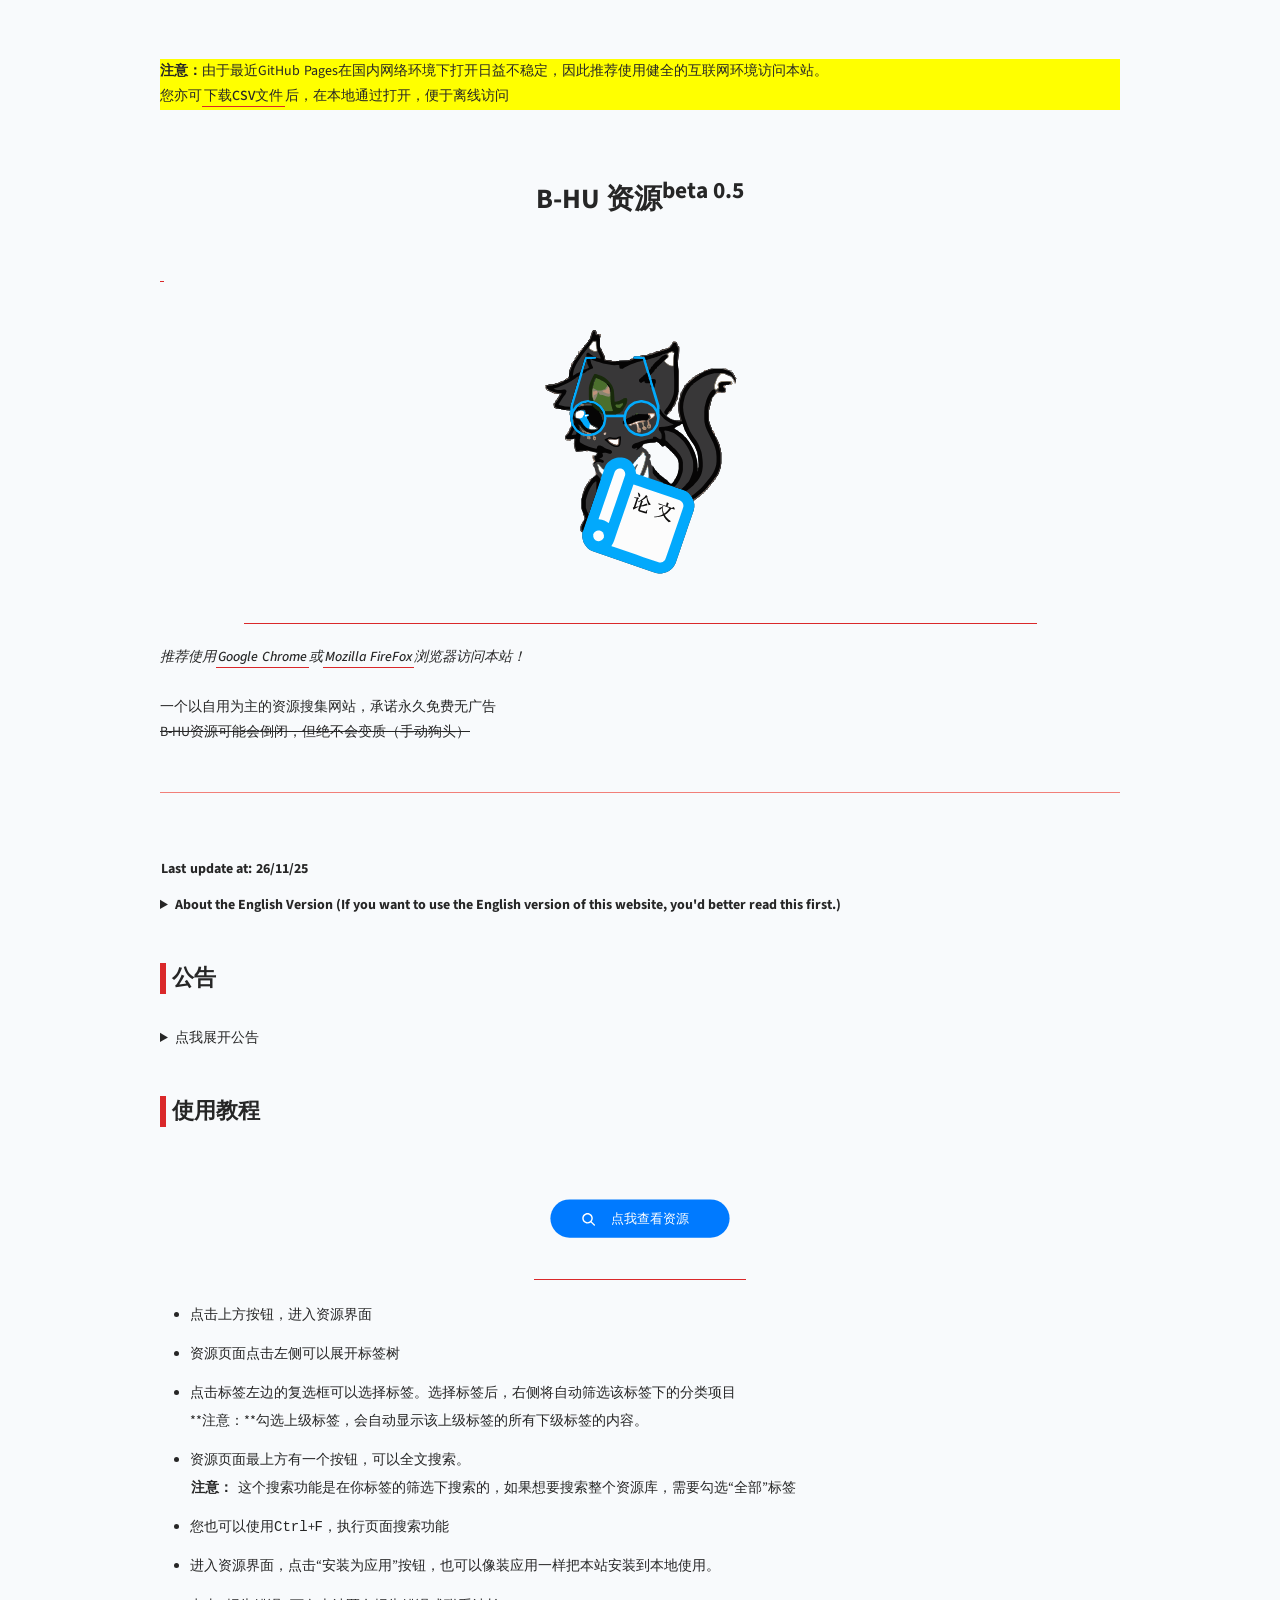
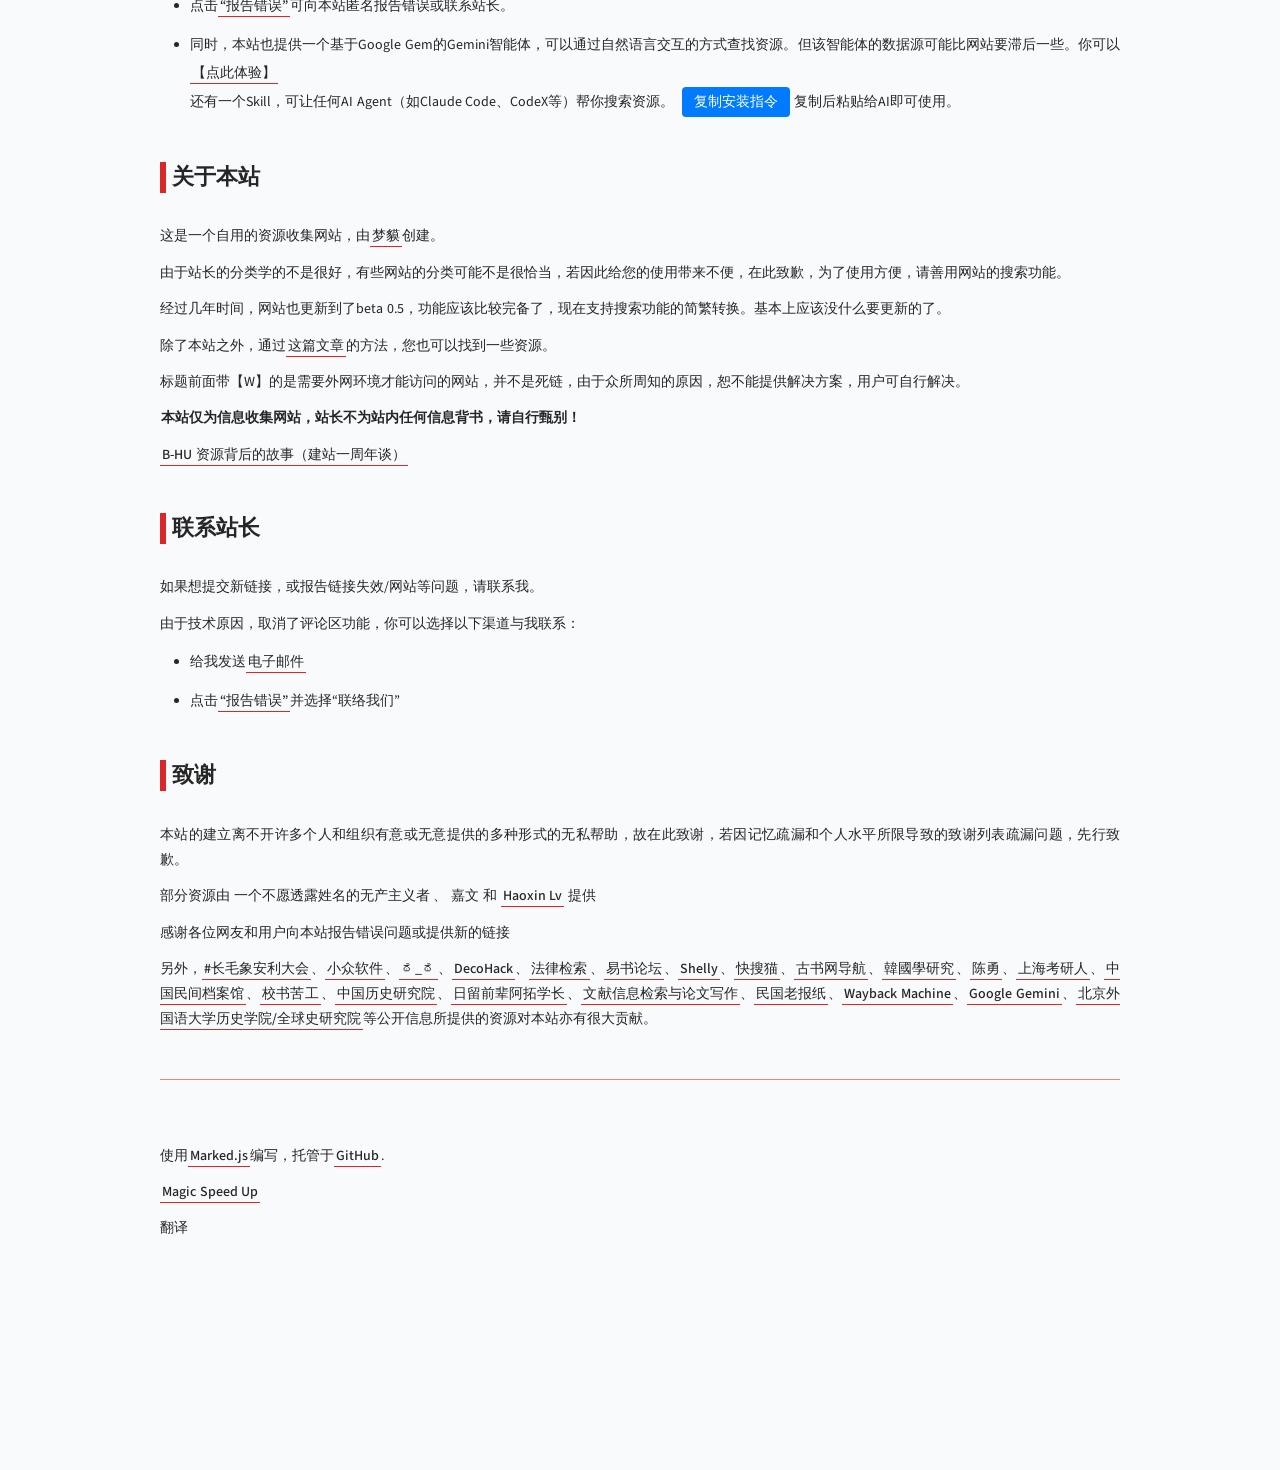
<file: index.html>
<!DOCTYPE html>
<html lang="zh-CN">
  <head>
    <meta charset="UTF-8" />
    <meta name="viewport" content="width=device-width, initial-scale=1" />
    <link rel="icon" href="./assets/icon.png" type="image/x-icon" />
    <title>B-HU 资源beta 0.5</title>
    <link rel="stylesheet" href="assets/pie-web.css" />
    <style>
      body {
        margin: 0;
        min-height: 100vh;
        display: flex;
        flex-direction: column;
        background: #f8fafc;
      }
      .markdown-shell {
        width: min(960px, 100%);
        margin: 0 auto;
        padding: 2rem clamp(1rem, 4vw, 3rem) 4rem;
        flex: 1;
      }
    </style>
    <script src="assets/marked.min.js"></script>
  </head>
  <body>
    <script>
      (function setupTranslate() {
        const script = document.createElement("script");
        script.src = "https://res.zvo.cn/translate/translate.js";
        script.defer = true;
        script.onload = () => {
          if (!window.translate) {
            console.warn("Translate library loaded without exposing global.");
            return;
          }
          try {
            translate.setUseVersion2();
            translate.selectLanguageTag.show = false;
            translate.language.setLocal("chinese_simplified");
            translate.listener.start();
            window.setTimeout(() => {
              try {
                translate.execute();
              } catch (e) {
                console.warn("Translate execute failed:", e);
              }
            }, 1000);
            window._translateReady = true;
          } catch (e) {
            console.warn("Translate initialization failed:", e);
          }
        };
        script.onerror = () => {
          console.warn("Failed to load translate.js, translation feature disabled");
          // 不阻塞页面，只是禁用翻译功能
        };
        document.head.appendChild(script);
      })();

      window.handleLanguageChange = (lang) => {
        if (window.translate && typeof translate.changeLanguage === "function") {
          try {
            translate.changeLanguage(lang);
          } catch (e) {
            console.warn("Language change failed:", e);
          }
        } else {
          console.warn("Translation library not ready yet.");
          // 不显示 alert，避免在离线时打扰用户
          if (window._translateReady !== false) {
            console.warn("Translation feature unavailable");
          }
        }
      };
    </script>
    <main class="markdown-shell">
      <article id="content" class="markdown-body"></article>
      <!--不蒜子-->
    <script>
      (function() {
        const script = document.createElement("script");
        script.async = true;
        script.src = "//busuanzi.ibruce.info/busuanzi/2.3/busuanzi.pure.mini.js";
        script.onerror = () => {
          console.warn("Busuanzi stats failed to load, statistics feature disabled");
          // 隐藏统计显示区域，避免显示空白
          const containers = document.querySelectorAll('[id^="busuanzi_container"]');
          containers.forEach(el => el.style.display = 'none');
        };
        document.head.appendChild(script);
      })();
    </script>
    <div style="text-align: center;">
        <span id="busuanzi_container_site_pv" style="font-family:Consolas;color:rgba(21,170,191,.6);font-size:12px;">
            访问量：<span id="busuanzi_value_site_pv" style="font-family:Consolas;color:Silver;font-size:12px;"></span>
        </span>
        <span id="busuanzi_container_site_uv" style="font-family:Consolas;color:rgba(21,170,191,.6);font-size:12px;">
            访问人数：<span id="busuanzi_value_site_uv" style="font-family:Consolas;color:Silver;font-size:12px;"></span>
        </span>
    </div>
    <script>
      // 第二个翻译脚本（如果第一个失败，尝试这个）
      (function() {
        if (window._translateReady) return; // 如果第一个已经成功，跳过
        
        const script = document.createElement("script");
        script.src = "https://res.zvo.cn/translate/translate.js";
        script.onload = () => {
          if (window.translate && typeof translate.setUseVersion2 === "function") {
            try {
              translate.setUseVersion2();
              translate.selectLanguageTag.show = false;
              translate.language.setLocal('chinese_simplified');
              translate.listener.start();
              window.onload = function() {
                setTimeout(function() {
                  try {
                    translate.execute();
                  } catch (e) {
                    console.warn("Translate execute failed:", e);
                  }
                }, 1000);
              };
            } catch (e) {
              console.warn("Translate initialization failed:", e);
            }
          }
        };
        script.onerror = () => {
          console.warn("Second translate script failed to load");
        };
        document.head.appendChild(script);
      })();
    </script>
    </main>
    <script>
      (function () {
        const contentEl = document.getElementById("content");

        function getHashPath() {
          const hash = window.location.hash;
          if (!hash || hash === "#" || hash === "#/") {
            return "index";
          }
          // 移除 # 和开头的 /，例如 #/index -> index, #/pages/xxx -> pages/xxx
          return hash.replace(/^#\/?/, "").trim() || "index";
        }

        function resolveTargetPath(rawPage) {
          const safeName = (rawPage || "index").trim();
          if (!safeName || safeName === "index") {
            return "README.md";
          }
          // 如果路径已经包含 .md，直接返回
          if (safeName.endsWith(".md")) {
            return safeName;
          }
          // 否则尝试在 pages 目录下查找
          return `pages/${safeName}.md`;
        }

        function updateTitle(fallback, override) {
          const heading = contentEl.querySelector("h1");
          if (heading && heading.textContent.trim()) {
            document.title = heading.textContent.trim();
          } else {
            document.title = override || fallback;
          }
        }

        async function loadMarkdown() {
          const hashPath = getHashPath();
          const targetPath = resolveTargetPath(hashPath);

          try {
            const response = await fetch(`${targetPath}?t=${Date.now()}`);
            if (!response.ok) {
              throw new Error(`${response.status} ${response.statusText}`);
            }
            const source = await response.text();
            contentEl.innerHTML = marked.parse(source, {
              mangle: false,
              headerIds: true,
            });
            updateTitle("Markdown 查看器");
          } catch (error) {
            console.warn("Failed to load markdown from network, trying cache:", error);
            
            // 离线回退：尝试从 Service Worker 缓存读取
            try {
              const cache = await caches.open('bhu-resource-v1');
              const cachedResponse = await cache.match(`./${targetPath}`);
              if (cachedResponse) {
                const source = await cachedResponse.text();
                contentEl.innerHTML = marked.parse(source, {
                  mangle: false,
                  headerIds: true,
                });
                updateTitle("Markdown 查看器");
                console.log(`Loaded ${targetPath} from cache`);
                return;
              }
            } catch (cacheError) {
              console.warn("Failed to load from cache:", cacheError);
            }
            
            // 如果加载失败且不是 README.md，则回退到 README.md
            if (targetPath !== "README.md") {
              try {
                const fallbackResponse = await fetch(`README.md?t=${Date.now()}`);
                if (fallbackResponse.ok) {
                  const fallbackSource = await fallbackResponse.text();
                  contentEl.innerHTML = marked.parse(fallbackSource, {
                    mangle: false,
                    headerIds: true,
                  });
                  updateTitle("Markdown 查看器");
                  return;
                }
              } catch (fallbackError) {
                // 尝试从缓存读取 README.md
                try {
                  const cache = await caches.open('bhu-resource-v1');
                  const cachedIndex = await cache.match('./README.md');
                  if (cachedIndex) {
                    const source = await cachedIndex.text();
                    contentEl.innerHTML = marked.parse(source, {
                      mangle: false,
                      headerIds: true,
                    });
                    updateTitle("Markdown 查看器");
                    console.log('Loaded README.md from cache as fallback');
                    return;
                  }
                } catch (cacheError2) {
                  console.warn("Failed to load README.md from cache:", cacheError2);
                }
                console.warn("Fallback to README.md also failed:", fallbackError);
              }
            }
            // 如果所有方法都失败，显示错误信息
            contentEl.innerHTML = "<p style='text-align:center;color:#64748b;padding:2rem;'>内容加载失败，请检查网络连接或刷新页面重试。</p>";
            updateTitle("Markdown 查看器", "加载失败");
          }
        }

        // 初始加载
        loadMarkdown();

        // 监听 hash 变化
        window.addEventListener("hashchange", loadMarkdown);
      })();
    </script>
  </body>
</html>
</file>
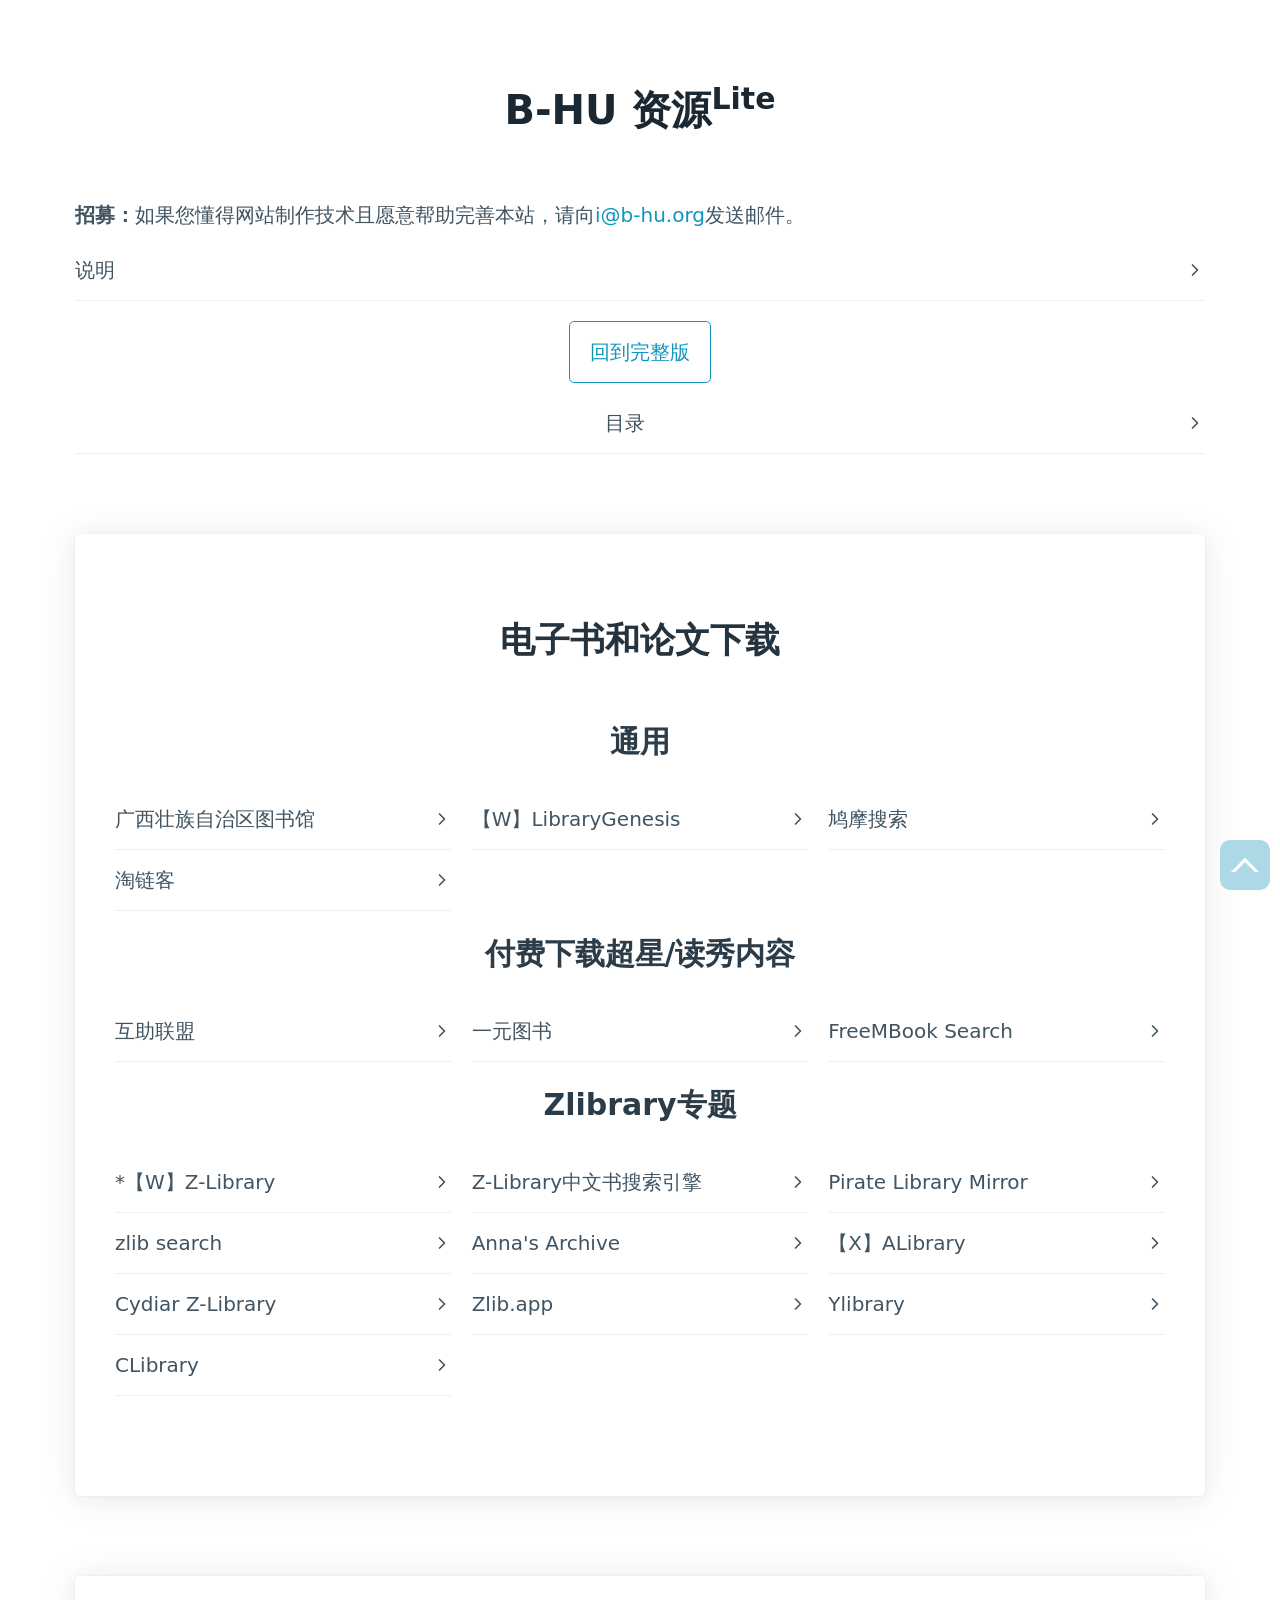
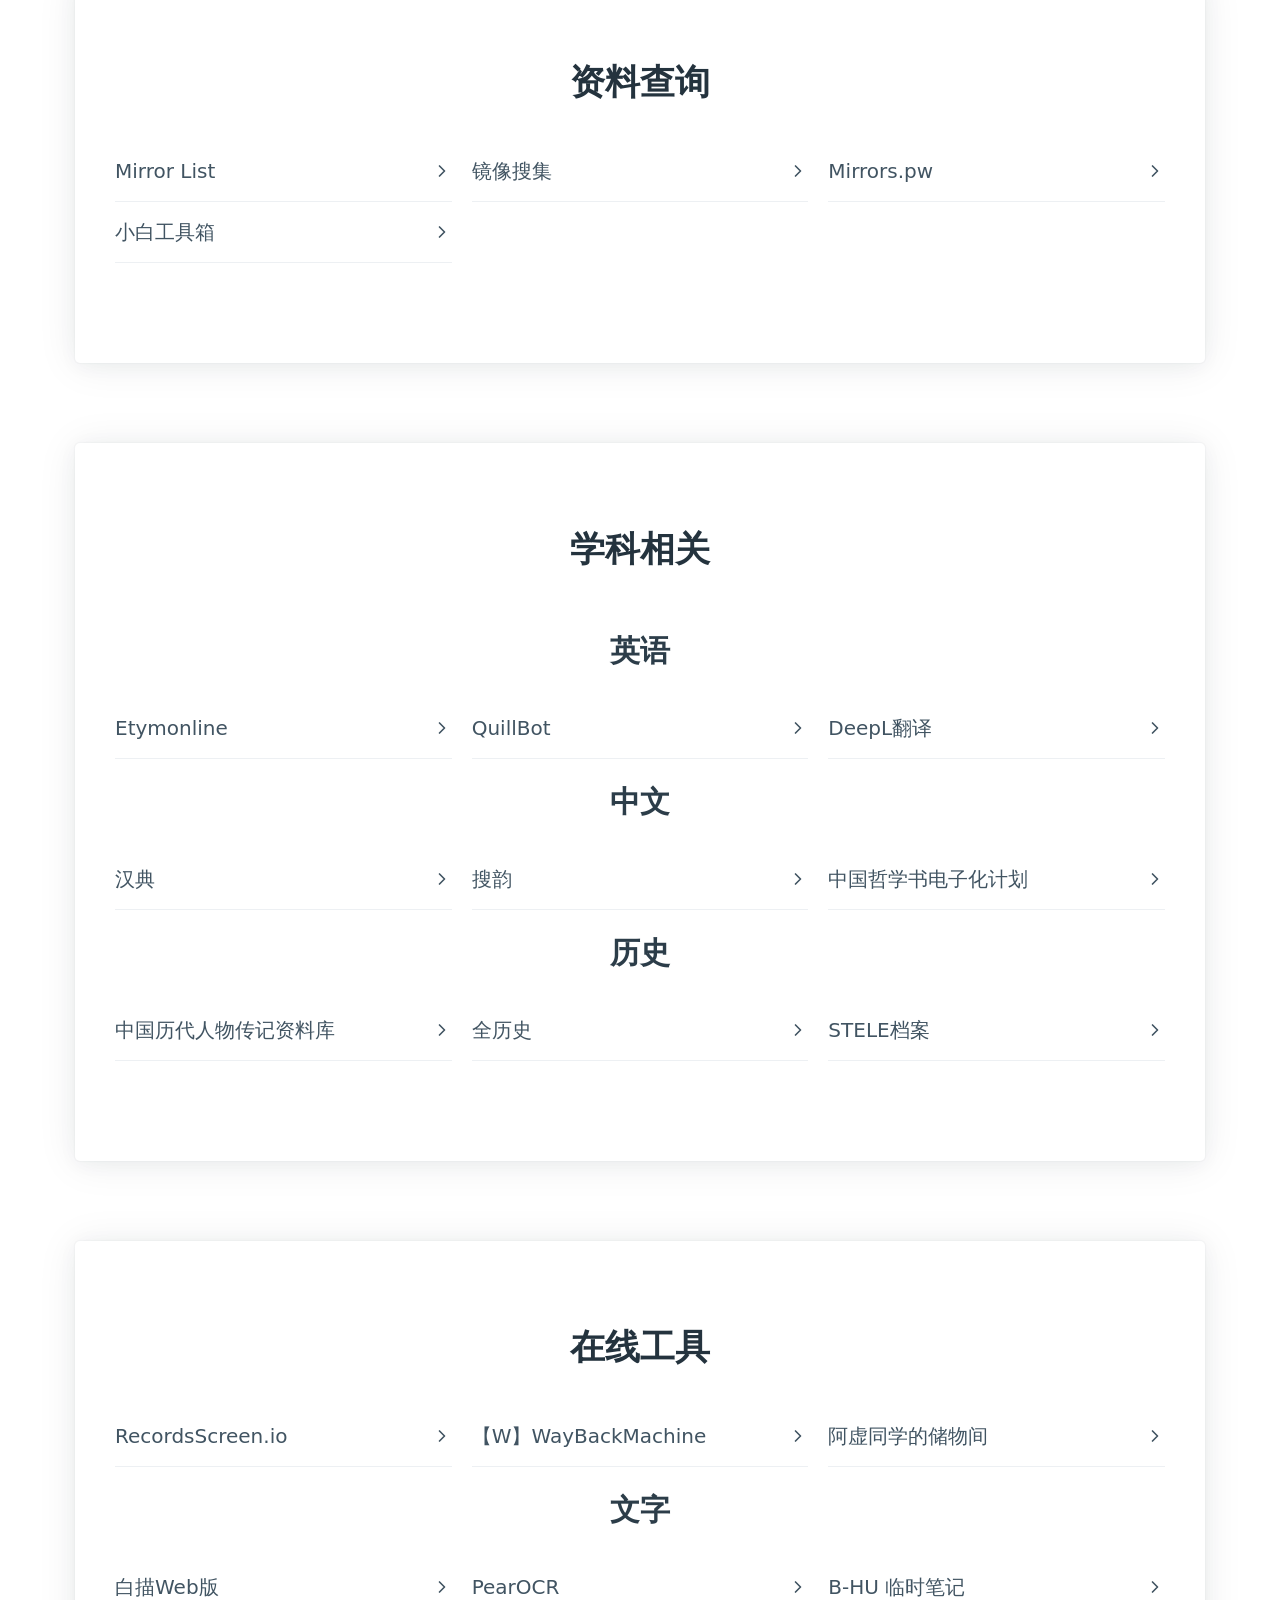
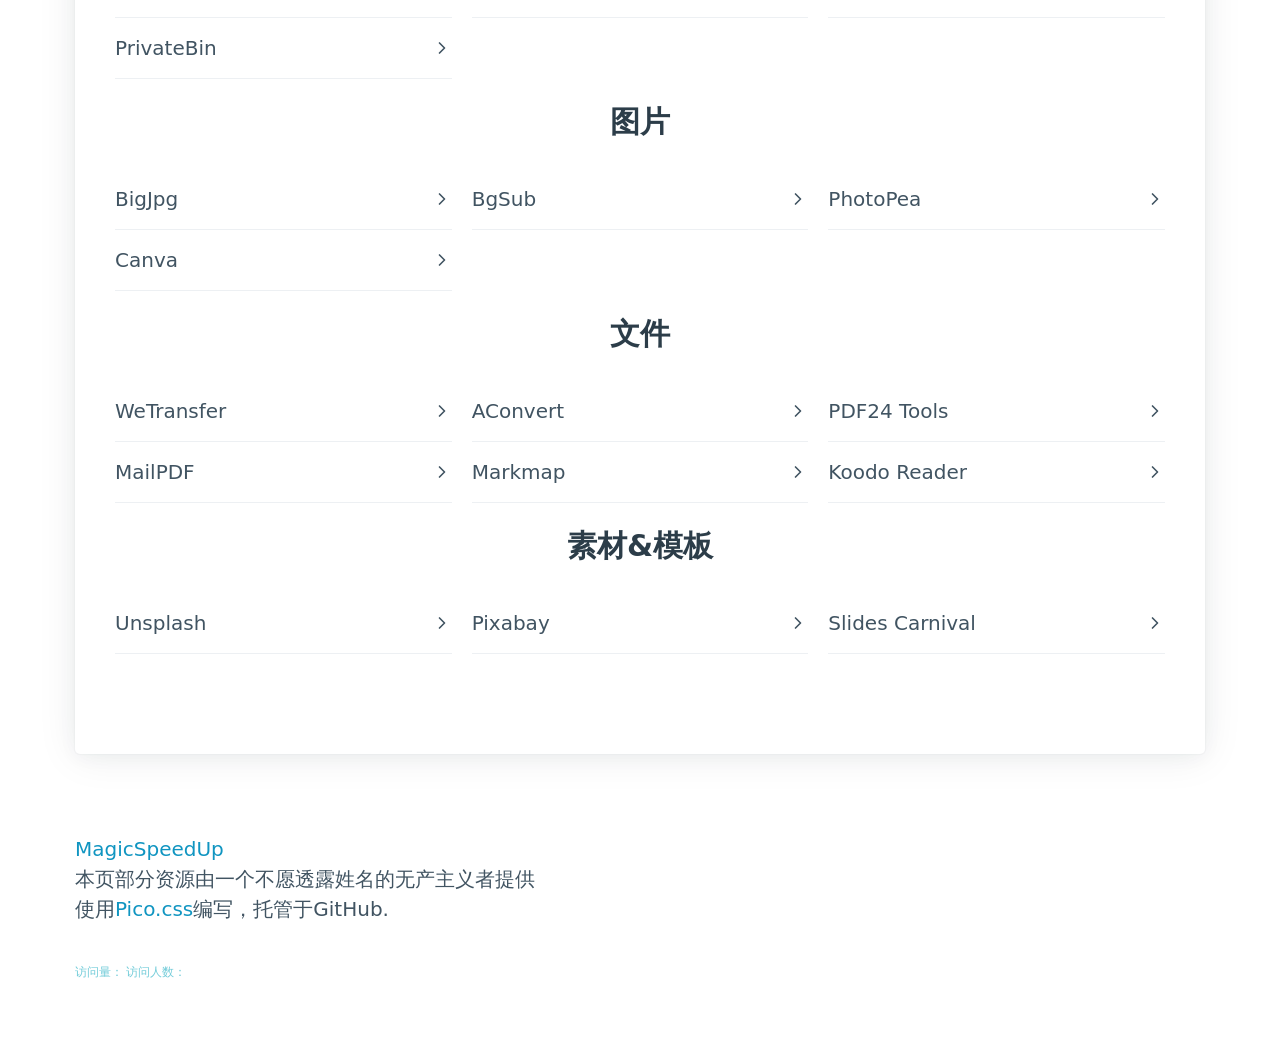
<file: lite/index.html>
<!DOCTYPE HTML>
<html>
<head>
<title>B-HU 资源 Lite</title>
<meta charset="utf-8">
<meta name="viewport" content="width=device-width, initial-scale=1">
<link rel="stylesheet" href="../requirements/pico.min.css">
<link rel="shortcut icon" href="../requirements/icon.png" type="image/x-icon" />
<style>
/*回到顶部按钮*/
    .box{
    position:fixed;
    right:10px;
    bottom: 10px;
    height:50px;
    width: 50px;    
    text-align:center;
    padding-top:20px;    
    background-color: lightblue;
    border-radius: 20%;
    overflow: hidden;
}
.box:hover:before{
    top:50%
}
.box:hover .box-in{
    visibility: hidden;
}
  
.box-in{
    visibility: visible;
    display:inline-block;
    height:20px;
    width: 20px;
    border: 3px solid black;
    border-color: white transparent transparent white;
    transform:rotate(45deg);
}
h1, h2, h3 {
    text-align: center;
}
</style>
</head>
<body id="top">
<main class="container">
        <h1>B-HU 资源<sup>Lite</sup></h1>
        <p><b>招募：</b>如果您懂得网站制作技术且愿意帮助完善本站，请向<a href="mailto:i@b-hu.org" target="_blank">i@b-hu.org</a>发送邮件。</p>
        <div><details><summary>说明</summary><p>有些朋友反应说B-HU资源的内容太杂了，实际用的时候找起来不是很方便，因此我<i>（基于自己和一些朋友的实际使用）</i>制作了这个Lite版，像0.2一样把常用的高频网址收录在此页。这个页面的宗旨是宁缺毋滥，因此收录的链接不会太多。<br/>点击左下角展开菜单即可返回完整版。</p><p><i>如果你想增删这个页面的链接，请直接和站长进行商量，站长的联系方式在网站首页</i></p></details></div>
        <div style="text-align: center;"><a href="../index.html" target="_blank" role="button" class="outline">回到完整版</a></div><br/>
            <div><details><summary style="text-align: center;">目录</summary><p>
                <ul style="text-align: center;">
                    <li style="list-style-type: none;"><a href="#1">电子书和论文下载</a></li>
                    <li style="list-style-type: none;"><a href="#2">资料查询</a></li>
                    <li style="list-style-type: none;"><a href="#3">学科相关</a></li>
                    <li style="list-style-type: none;"><a href="#4">在线工具</a></li>
                </ul>
            </p></details></div>
            <article>
            <h2 id="1">电子书和论文下载</h2>
                <h3>通用</h3>
                <div class="grid">
                    <div><details><summary>广西壮族自治区图书馆</summary><p>可以免费使用知网、万方、读秀等的数据库，注册一个账号就行。<br/><a href="http://www.gxlib.org.cn/" target="_blank" role="button" class="outline">访问网站</a></p></details></div>
                    <div><details><summary>【W】LibraryGenesis</summary><p>一个可以媲美Sci-hub的神站，LibraryGenesis号称是帮助全人类知识无版权传播的计划，实际上确实如此。网站上论文很多，下载方便，还有很多外文书籍和中文书籍，基本上所有的外文书籍和论文都可以搜到并下载，最近的学术论文也可以下载，几乎每天都在更新！与Sci-hub一样，Librarygenesis也会遇到被封的问题，遇到这个情况，可以尝试等待一会或者换个浏览器。<br/>由于历史原因，LibGen有两个站点，分别由不同的运营者在运营，库的内容也不完全相同。以下的(1)和(2)同属一个运营者，(3)属于另一个运营者。上传书籍推荐去(1)和(2)上传。<br/><a href="http://gen.lib.rus.ec/" target="_blank" role="button" class="outline">访问网站(1)</a><br/><a href="http://libgen.rs/" target="_blank" role="button" class="outline">访问网站(2)</a><br/><a href="https://libgen.gs/" target="_blank" role="button" class="outline">访问网站(3)</a></p></details></div>
                    <div><details><summary>鸠摩搜索</summary><p>国内的电子书搜索引擎，可以找到一些常见的资源。<br/><a href="https://www.jiumodiary.com" target="_blank" role="button" class="outline">访问网站</a></p></details></div>
                </div>
                <div class="grid">
                    <div><details><summary>淘链客</summary><p>一个主要收集文档类资源下载链接的聚合型搜索引擎网站，现在还增加了古籍的搜索接口。下载资源主要是 PDF 格式的电子书，也有一些视频、资料啥的。国内资源大全，无广告直接下载，但有些内容搜索出来已经失效或者文不对题，请自行甄别。<br/><a href="https://www.toplinks.cc/s/" target="_blank" role="button" class="outline">访问网站</a></p></details></div>
                    <div> </div>
                    <div> </div>
                </div>
                <h3>付费下载超星/读秀内容</h3>
                    <div class="grid">
                        <div><details><summary>互助联盟</summary><p>本质上来讲，用这个玩意儿和直接在某宝上花钱买文件并没有什么区别，可能就是它提供了一个油猴脚本，方便一些吧。<br/><a href="https://www.xueshu86.com/" target="_blank" role="button" class="outline">访问网站</a></p></details></div>
                        <div><details><summary>一元图书</summary><p>全国图书馆参考咨询联盟的资源下载网站，1r/本<br/><a href="https://1yuanbook.com/" target="_blank" role="button" class="outline">访问网站</a></p></details></div>
                        <div><details><summary>FreeMBook Search</summary><p>一个可以根据ss号下载超星/读秀数据库电子书的网站<br/><a href="https://freembook.com/" target="_blank" role="button" class="outline">访问网站</a></p></details></div>
                    </div>
                <h3>Zlibrary专题</h3>
                <div class="grid">
                    <div><details><summary>*【W】Z-Library</summary><p>一个免费的电子书共享社区，非注册用户每天可以下载5本，注册后可以下载十本，直接搜索就能用，下载下来的多是PDF/EPUB/MOBI/AZW/AZW3格式的电子书。<br/><b>Zlibrary现在的情况较为复杂，本站为它提供了一个专题界面，具体情况和访问方法请到专题界面查看。</b><br/><a href="#/guide/pages/zlib.md" target="_blank" role="button" class="outline">查看专题界面</a></p></details></div>
                    <div><div><details><summary>Z-Library中文书搜索引擎</summary><p>一个可以搜索并下载Zlibrary中标注为“中文”的书的搜索引擎<br/><a href="https://bk.hallowlib.org/" target="_blank" role="button" class="outline">访问网站</a></p></details></div></div>
                    <div><details><summary>Pirate Library Mirror</summary><p>一个备份了截止到2022-09-25为止的Zlibrary资源的项目，内容只能通过TOR网络访问，需要全部下载后才能搜索。（也有网友提供了一个可以免TOR直接下载的地址）<br/><a href="http://pilimi.org/" target="_blank" role="button" class="outline">访问网站</a><br/><a href="https://pangniao.net/Pirate-Library-Mirror.html" target="_blank" role="button" class="outline">第三方免TOR地址</a></p></details></div>
                </div>
                <div class="grid">
                    <div><details><summary>zlib search</summary><p>一个Zlibrary资源的搜索网站<br/><a href="https://zlibsearch.1kbtool.com/" target="_blank" role="button" class="outline">访问网站</a></p></details></div>
                    <div><details><summary>Anna's Archive</summary><p>基于Pirate Library Mirror资源做的一个搜索引擎<br/><a href="https://annas-archive.org/search" target="_blank" role="button" class="outline">访问网站</a></p></details></div>
                    <div><details><summary>【X】ALibrary</summary><p>另一个Zlibrary镜像项目。<br/><i><b>备注：</b>这个网站似乎是个盗链网站，用的是zlib.download的链接，但已经被原网站屏蔽了，因此只能搜索，不能下载，仅在此列出，不鼓励也不支持这种盗链行为。</i><br/><a href="https://alibrary.top/" target="_blank" role="button" class="outline">访问网站</a></p></details></div>
                </div>
                <div class="grid">
                    <div><details><summary>Cydiar Z-Library</summary><p>另一个Zlibrary的镜像项目<br/><a href="https://zlib.cydiar.com/" target="_blank" role="button" class="outline">访问网站</a></p></details></div>
                    <div><details><summary>Zlib.app</summary><p>一个Zlibrary的在线接口<br/><a href="https://zlib.app/" target="_blank" role="button" class="outline">项目主页</a><br/><a href="https://search.zhelper.net/?[{%22name%22:%22zlib.app%22,%22url%22:%22https://api.zlib.app%22,%22type%22:%22full%22,%22sensitive%22:false,%22detail%22:false,%22download%22:%22https://d.zlib.app/download/%22}]" target="_blank" role="button" class="outline">搜索地址</a></p></details></div>
                    <div><details><summary>Ylibrary</summary><p>另一个去中心化的图书搜索项目，有一部分zlib的数据库<br/><a href="https://ylibrary.org/" target="_blank" role="button" class="outline">项目主页</a><br/><a href="https://search.zhelper.net/?%5B%7B%22name%22:%22Ylibrary%22,%22url%22:%22https://api.ylibrary.org%22,%22type%22:%22full%22,%22sensitive%22:false,%22detail%22:true%7D%5D" target="_blank" role="button" class="outline">搜索地址</a></p></details></div>
                </div>
                <div class="grid">
                    <div><details><summary>CLibrary</summary><p>2022年9月建立的中文数字图书馆,图书来自Z-Library.<br/><a href="https://clibrary.top/" target="_blank" role="button" class="outline">访问网站</a></p></details></div>
                    <div> </div>
                    <div> </div>
                </div>
                </article>
            </article>
            <article>
            <h2 id="2">资料查询</h2>
                <div class="grid">
                    <div><details><summary>Mirror List</summary><p>这是一个由私人维护的镜像站列表，其中包含了中国大陆可直接访问的Google Search、Google Scholar、Wayback Machine（网页时光机）、DuckDuckGo（另一个搜索引擎）、Github、OpenSources镜像。如果网站不能访问，也可以直接访问它的GitHub仓库【W】。<br/><a href="https://www.library.ac.cn/" target="_blank" role="button" class="outline">访问网站</a><br/><a href="https://github.com/librarycloud/list" target="_blank" role="button" class="outline">GitHub仓库</a></p></details></div>
                    <div><details><summary>镜像搜集</summary><p>一个搜集了谷歌搜索、谷歌学术、GitHub、维基百科、Zlibrary、Sci-Hub和libgen镜像资源的网站<br/><a href="https://mirrors.zhelper.net/" target="_blank" role="button" class="outline">访问网站</a></p></details></div>
                    <div><details><summary>Mirrors.pw</summary><p>一个免费国外网站反向代理网站，提供Google、Google Scholar、Wikipedia、Telegraph等网站的镜像服务<br/><a href="https://mirrors.pw/" target="_blank" role="button" class="outline">访问网站</a></p></details></div>
                </div>
                <div class="grid">
                    <div><details><summary>小白工具箱</summary><p>一个搜集了SCIHub、ZLibrary、LibGen、Google和Google学术等网站镜像站的网站。<br/><a href="https://www.ooopn.com/" target="_blank" role="button" class="outline">访问网站</a></p></details></div>
                    <div> </div>
                    <div> </div>
                </div>
            </article>
            <article id="3">
            <h2>学科相关</h2>
                <h3>英语</h3>
                    <div class="grid">
                        <div><details><summary>Etymonline</summary><p>一个可以查英语单词来源的网站<br/><a href="https://www.etymonline.com/" target="_blank" role="button" class="outline">访问网站</a></p></details></div>
                        <div><details><summary>QuillBot</summary><p>是一个paraphrase软件。把自己写的英语句子放进去，就会出來更好的版本，比如説词汇更加多样，结构更加清晰。如果自己不满意，还会提供近义词替换等其他操作。<br/><a href="https://quillbot.com/" target="_blank" role="button" class="outline">访问网站</a></p></details></div>
                        <div><details><summary>DeepL翻译</summary><p>号称是全世界最准确的翻译网站。<br/><a href="https://www.deepl.com/translator" target="_blank" role="button" class="outline">访问网站</a></p></details></div>
                    </div>
                <h3>中文</h3>
                    <div class="grid">
                        <div><details><summary>汉典</summary><p>汉典是一个有着巨大容量的字、词、词组、成语及其他中文语言文字形式的免费在线辞典。 <br/><a href="https://www.zdic.net/" target="_blank" role="button" class="outline">访问网站</a></p></details></div>
                        <div><details><summary>搜韵</summary><p>一个诗词门户网站，支持多种方式的检索<br/><a href="https://sou-yun.cn/" target="_blank" role="button" class="outline">访问网站</a></p></details></div>
                        <div><details><summary>中国哲学书电子化计划</summary><p>一个线上开放电子图书馆，为中外学者提供中国历代传世文献，力图超越印刷媒体限制，通过电子科技探索新方式与古代文献进行沟通。收藏的文本已超过三万部著作，并有五十亿字之多，故为历代中文文献资料库最大者。<br/><a href="https://ctext.org/zh" target="_blank" role="button" class="outline">访问网站</a></p></details></div>
                </div>
                <h3>历史</h3>
                    <div class="grid">
                        <div><details><summary>中国历代人物传记资料库</summary><p>复旦和哈佛合作的历史人物传记数据库。（API查询在name=后面输入人名/拼音[需要带空格]就行）<br/><a href="https://projects.iq.harvard.edu/chinesecbdb" target="_blank" role="button" class="outline">访问网站</a><br/><a href="https://cbdb.fas.harvard.edu/cbdbapi/person.php?name=" target="_blank" role="button" class="outline">API查询</a></p></details></div>
                        <div><details><summary>全历史</summary><p>一个可以很方便的查询时空地图和人物关系图谱的网站，也有app<br/><a href="https://www.allhistory.com/" target="_blank" role="button" class="outline">访问网站</a></p></details></div>
                        <div><details><summary>STELE档案</summary><p>中国铁路地图作者的另一个项目，基于OSM数据的中国文化自然遗产数据可视化实验，可以查询中国境内的文化自然遗产。<br/><a href="http://stele.geogv.org/zhcn/about" target="_blank" role="button" class="outline">访问网站</a></p></details></div>
                    </div>
            </article>
            <article>
            <h2 id="4">在线工具</h2>
                <div class="grid">
                    <div><details><summary>RecordsScreen.io</summary><p>一款不需要安装就能使用的在线录屏工具，支持录制整个屏幕、浏览器、指定标签页，支持前置摄像头，无需下载任何安装包，有浏览器、有网就能录屏。但不能关掉麦克风声音，输出是视频格式是webm。<br/><a href="https://recordscreen.io/" target="_blank" role="button" class="outline">访问网站</a></p></details></div>
                    <div><details><summary>【W】WayBackMachine</summary><p>老牌网站存档网站，可以找到很多网页的备份<br/><a href="https://archive.org/web/" target="_blank" role="button" class="outline">访问网站</a></p></details></div>
                    <div><details><summary>阿虚同学的储物间</summary><p>另一个资源搜集网站，还提供软件下载和文章教程。<br/><a href="https://axutongxue.com/" target="_blank" role="button" class="outline">访问网站</a><br/><a href="https://axutongxue.net/" target="_blank" role="button" class="outline">备用链接</a></p></details></div>
                </div>
                <h3>文字</h3>
                    <div class="grid">
                        <div><details><summary>白描Web版</summary><p>知名OCR软件白描的web版<br/><a href="https://web.baimiaoapp.com/" target="_blank" role="button" class="outline">访问网站</a></p></details></div>
                        <div><details><summary>PearOCR</summary><p>一款免费无限制的在线 OCR 工具，最大特色是使用自己的 OCR 识别引擎，全部识别过程在浏览器本地完成，不受限于需要付费的大厂 API 服务。<br/><a href="https://pearocr.com/" target="_blank" role="button" class="outline">访问网站</a></p></details></div>
                        <div><details><summary>B-HU 临时笔记</summary><p>由梦貘维护的临时笔记平台，无需登录，免费使用，临时在两台设备之间传输文件很方便。<br/><a href="http://t.b-hu.org/note/i.html" target="_blank" role="button" class="outline">访问网站</a></p></details></div>
                    </div>
                    <div class="grid">
                        <div><details><summary>PrivateBin</summary><p>PrivateBin 是一个极简、开源、对粘贴内容毫不知情的在线粘贴板，数据在浏览器内进行 AES-256 加密和解密。<br/><a href="https://privatebin.net/" target="_blank" role="button" class="outline">访问网站</a></p></details></div>
                        <div> </div>
                        <div> </div>
                    </div>
                <h3>图片</h3>
                    <div class="grid">
                        <div><details><summary>BigJpg</summary><p>一款免费的AI图片放大工具。<br/><a href="https://bigjpg.com/" target="_blank" role="button" class="outline">访问网站</a></p></details></div>
                        <div><details><summary>BgSub</summary><p>一个最高 4096×4096 分辨率、无数据上传，免费的去背景、换背景、抠图工具<br/><a href="https://bgsub.cn/" target="_blank" role="button" class="outline">访问网站（国内）</a><br/><a href="https://bgsub.com/" target="_blank" role="button" class="outline">访问网站（国际）</a></p></details></div>
                        <div><details><summary>PhotoPea</summary><p>一个在线版PS，有笔刷有图层，可以开PSD档<br/><a href="https://www.photopea.com/" target="_blank" role="button" class="outline">访问网站</a></p></details></div>
                    </div>
                    <div class="grid">
                        <div><details><summary>Canva</summary><p>一个排版网站，啥都可以排，无水印，PPT（只能下载PDF文件），模板丰富，上手容易。<br/><a href="https://www.canva.com/zh_cn/" target="_blank" role="button" class="outline">访问网站</a></p></details></div>
                        <div> </div>
                        <div> </div>
                    </div>
                <h3>文件</h3>
                    <div class="grid">
                        <div><details><summary>WeTransfer</summary><p>免费且开箱即用的临时文件传输网站。<br/><a href="https://wetransfer.com/" target="_blank" role="button" class="outline">访问网站</a></p></details></div>
                        <div><details><summary>AConvert</summary><p>免费且开箱即用的在线格式转换软件（基本上啥都能转）。<br/><a href="https://www.aconvert.com/" target="_blank" role="button" class="outline">访问网站</a></p></details></div>
                        <div><details><summary>PDF24 Tools</summary><p>一个PDF处理网站（有软件），可以合并切割排序压缩解密添加电子签名格式转换，功能应有尽有而且没有文件大小数量的限制，而且完全免费。<br/><a href="https://tools.pdf24.org/zh/" target="_blank" role="button" class="outline">访问网站</a></p></details></div>
                    </div>
                    <div class="grid">
                        <div><div><details><summary>MailPDF</summary><p>一个可以在线分享pdf文件的网站，注册了之后上传自己的pdf文件，设置浏览次数和单次浏览时间，之后就可以生成一个分享链接，别人点开就可以在线直接浏览pdf内容<br/><a href="https://pdf.maitube.com/#page-top" target="_blank" role="button" class="outline">访问网站</a></p></details></div></div>
                        <div><details><summary>Markmap</summary><p>一个可以用Markdown写思维导图的网站！（可以在线使用！）<br/><a href="https://markmap.js.org/" target="_blank" role="button" class="outline">访问网站</a></p></details></div>
                        <div><details><summary>Koodo Reader</summary><p>一个跨平台的电子书阅读器，支持多种电子书格式（这个是web版）<br/><a href="https://reader.960960.xyz/" target="_blank" role="button" class="outline">访问网站</a><br/><a href="https://github.com/troyeguo/koodo-reader" target="_blank" role="button" class="outline">访问仓库</a></p></details></div>
                    </div>
                <h3>素材&模板</h3>
                    <div class="grid">
                        <div><details><summary>Unsplash</summary><p>一个免费的照片共享网站。<br/><a href="https://unsplash.com/" target="_blank" role="button" class="outline">访问网站</a></p></details></div>
                        <div><details><summary>Pixabay</summary><p>免费无版权的正版高清图片素材库。<br/><a href="https://pixabay.com/zh/" target="_blank" role="button" class="outline">访问网站</a></p></details></div>
                        <div><details><summary>Slides Carnival</summary><p>一个PPT模板网站，很商业，可以选主题，也可以在Google云端硬盘上用<br/>Google的PPT在投影那栏下面有主题编辑器，可以找一找，那边可以改变一切配色版面素材<br/><a href="https://www.slidescarnival.com/" target="_blank" role="button" class="outline">访问网站</a></p></details></div>
                    </div>
            </article>
        <p><a href="../#/guide/magicspeedup" target="_blank">MagicSpeedUp</a><br/>本页部分资源由一个不愿透露姓名的无产主义者提供<br/>使用<a href="https://picocss.com/" target="_blank">Pico.css</a>编写，托管于GitHub.</p>
<!--不算子-->
    <script async src="//busuanzi.ibruce.info/busuanzi/2.3/busuanzi.pure.mini.js"></script>
        <div text-align="center">
	        <span id="busuanzi_container_site_pv" style="font-family:Consolas;color:rgba(21,170,191,.6);font-size:12px;">
		        访问量：<span id="busuanzi_value_site_pv" style="font-family:Consolas;color:Silver;font-size:12px;"></span>
	        </span>
	        <span id="busuanzi_container_site_uv" style="font-family:Consolas;color:rgba(21,170,191,.6);font-size:12px;">
		        访问人数：<span id="busuanzi_value_site_uv" style="font-family:Consolas;color:Silver;font-size:12px;"></span>
	        </span>
        </div>
</main>
<a href="#top"><div id="box" class="box">
    <div class="box-in"></div>
</div></a>
</body>
<!--模板：
    <article>
        <div class="grid">
            <div><details><summary>标题</summary><p>描述<br/><a href="链接" target="_blank" role="button" class="outline">访问网站</a></p></details></div>
            <div><details><summary>标题</summary><p>描述<br/><a href="链接" target="_blank" role="button" class="outline">访问网站</a></p></details></div>
            <div><details><summary>标题</summary><p>描述<br/><a href="链接" target="_blank" role="button" class="outline">访问网站</a></p></details></div>
        </div>
    </article>
-->
</html>
</file>
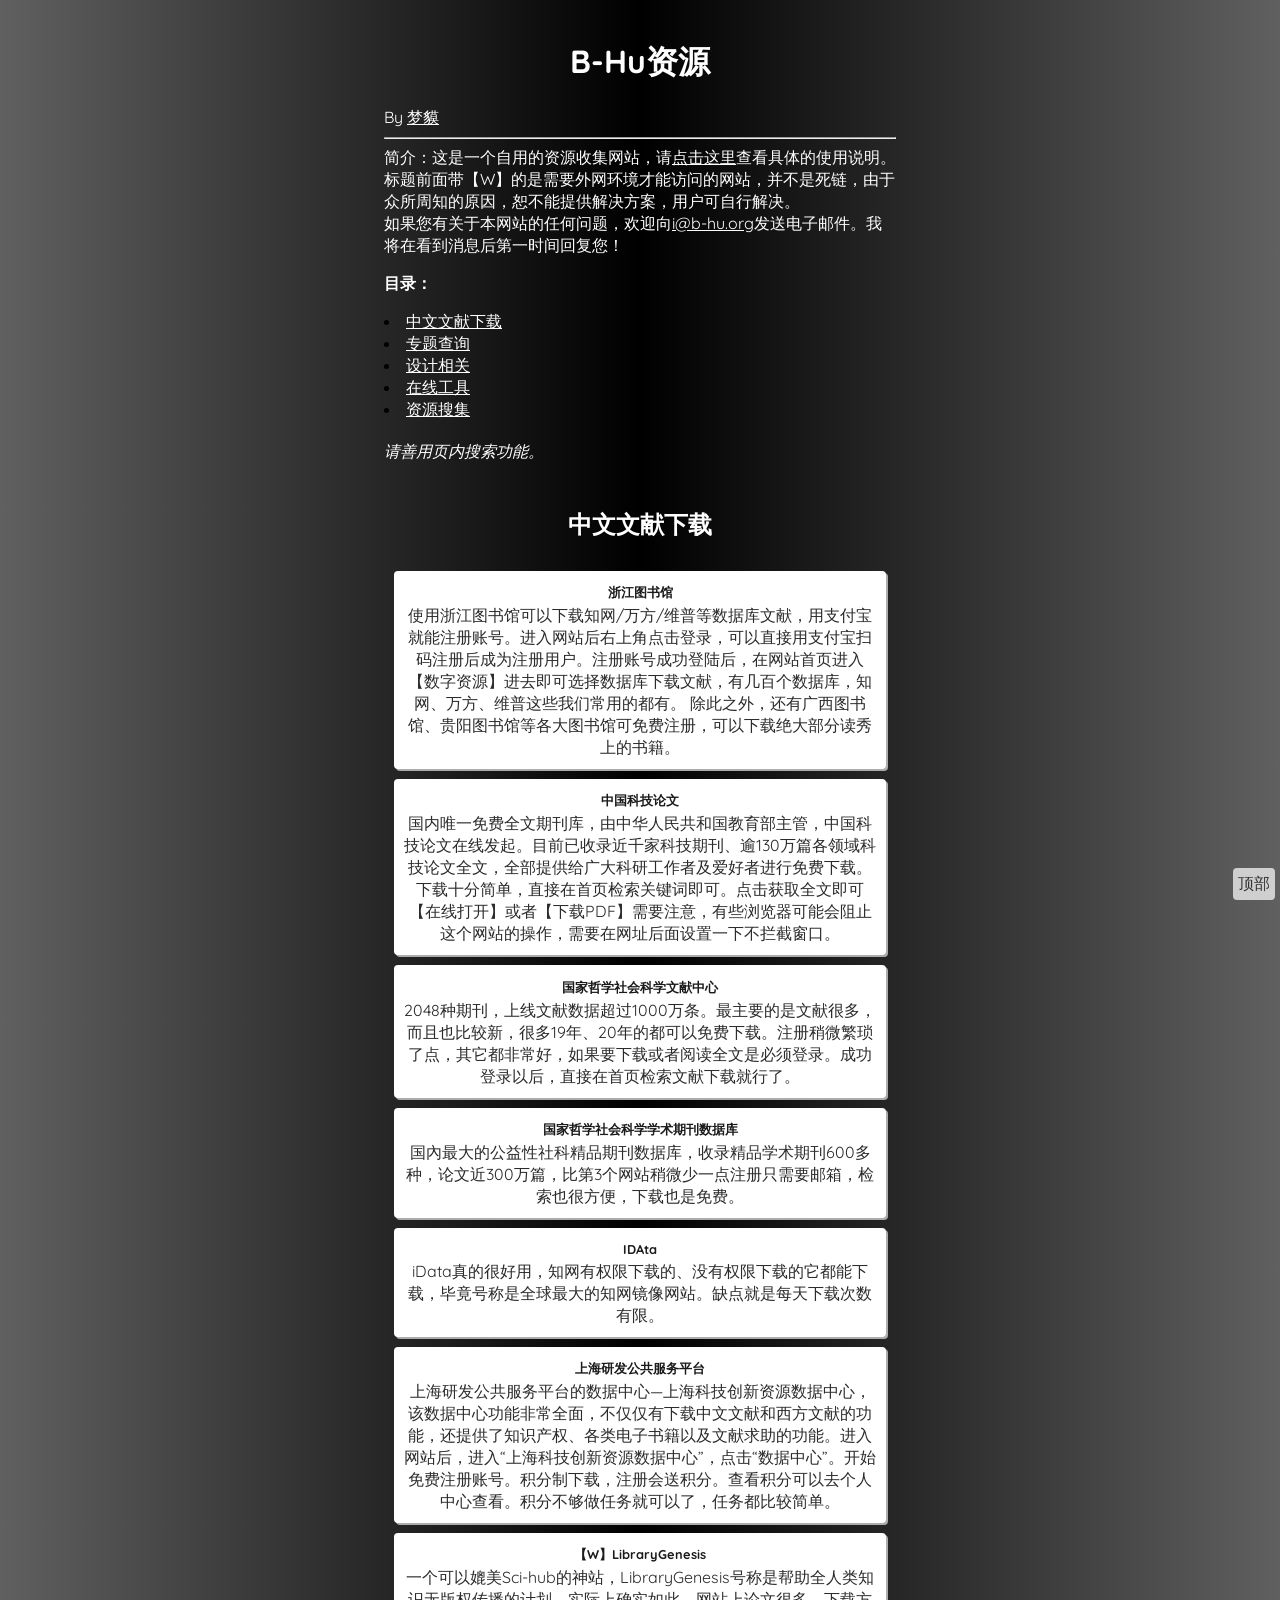
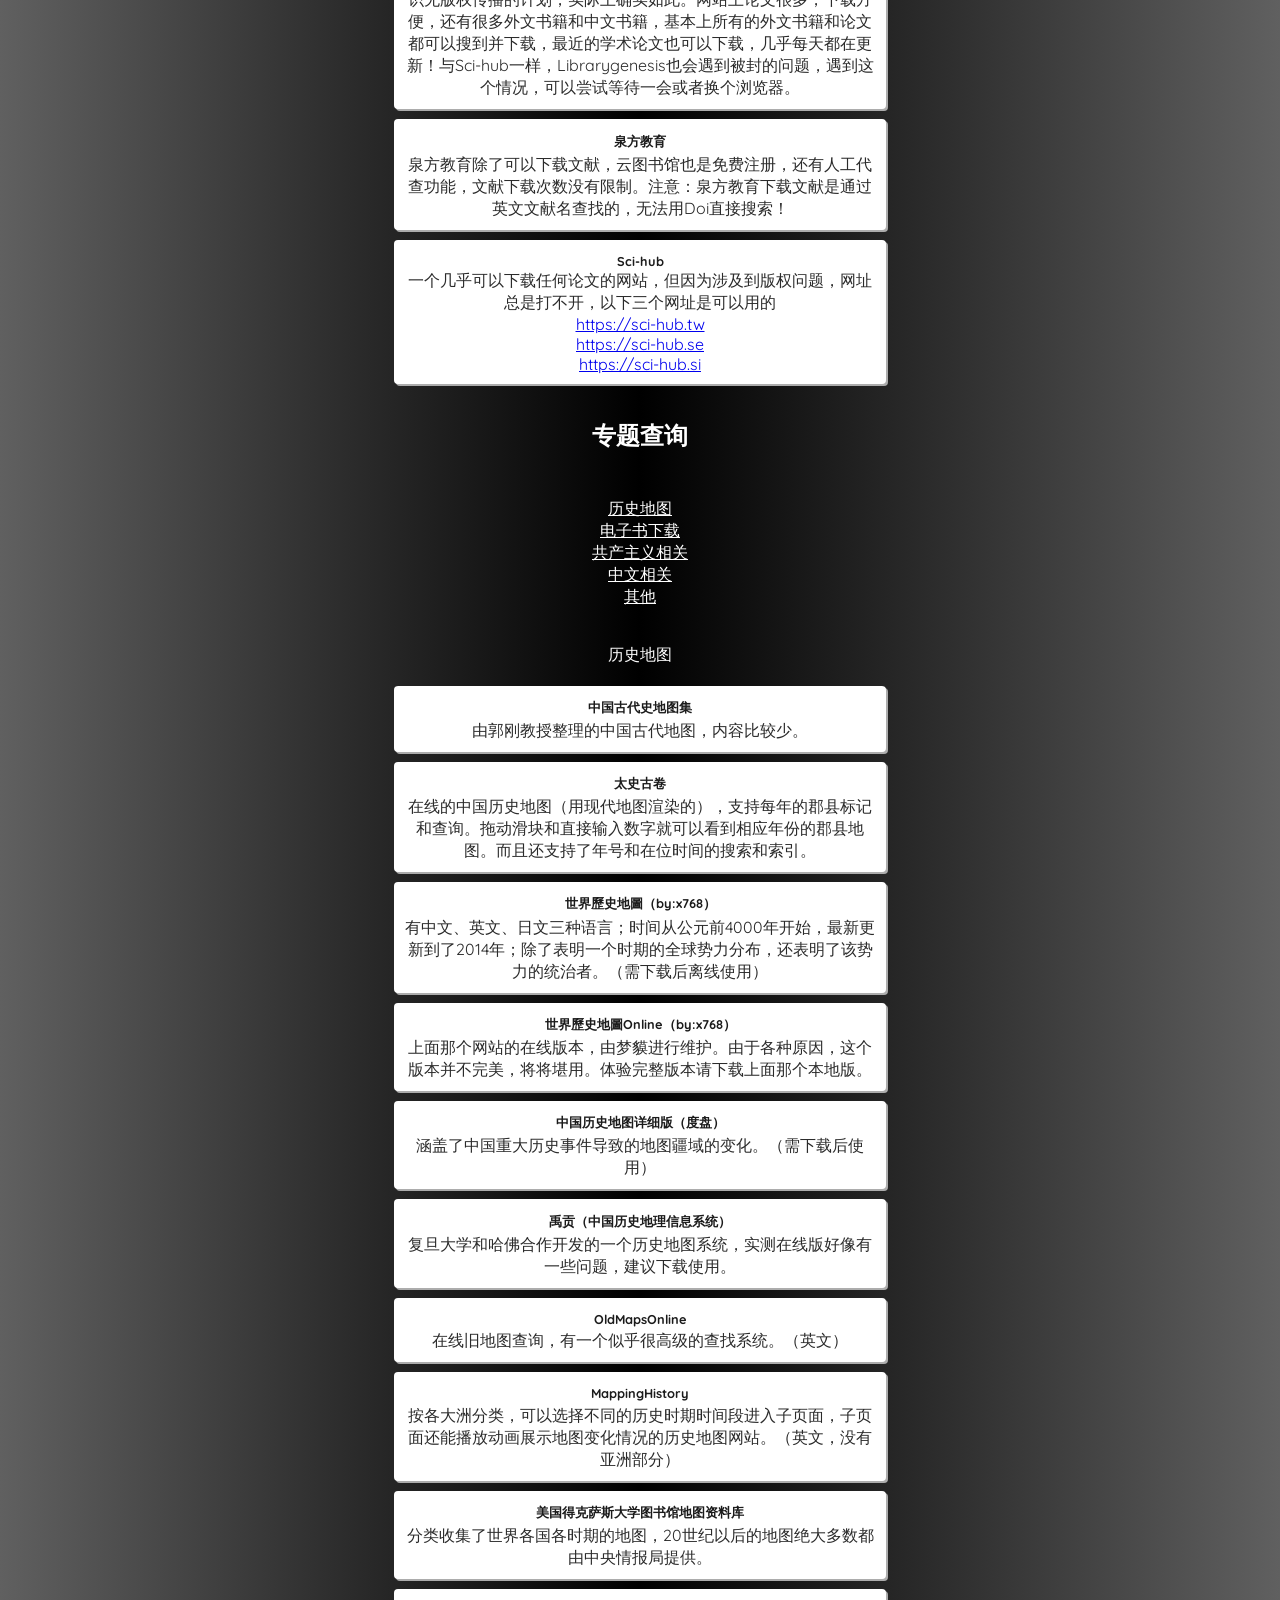
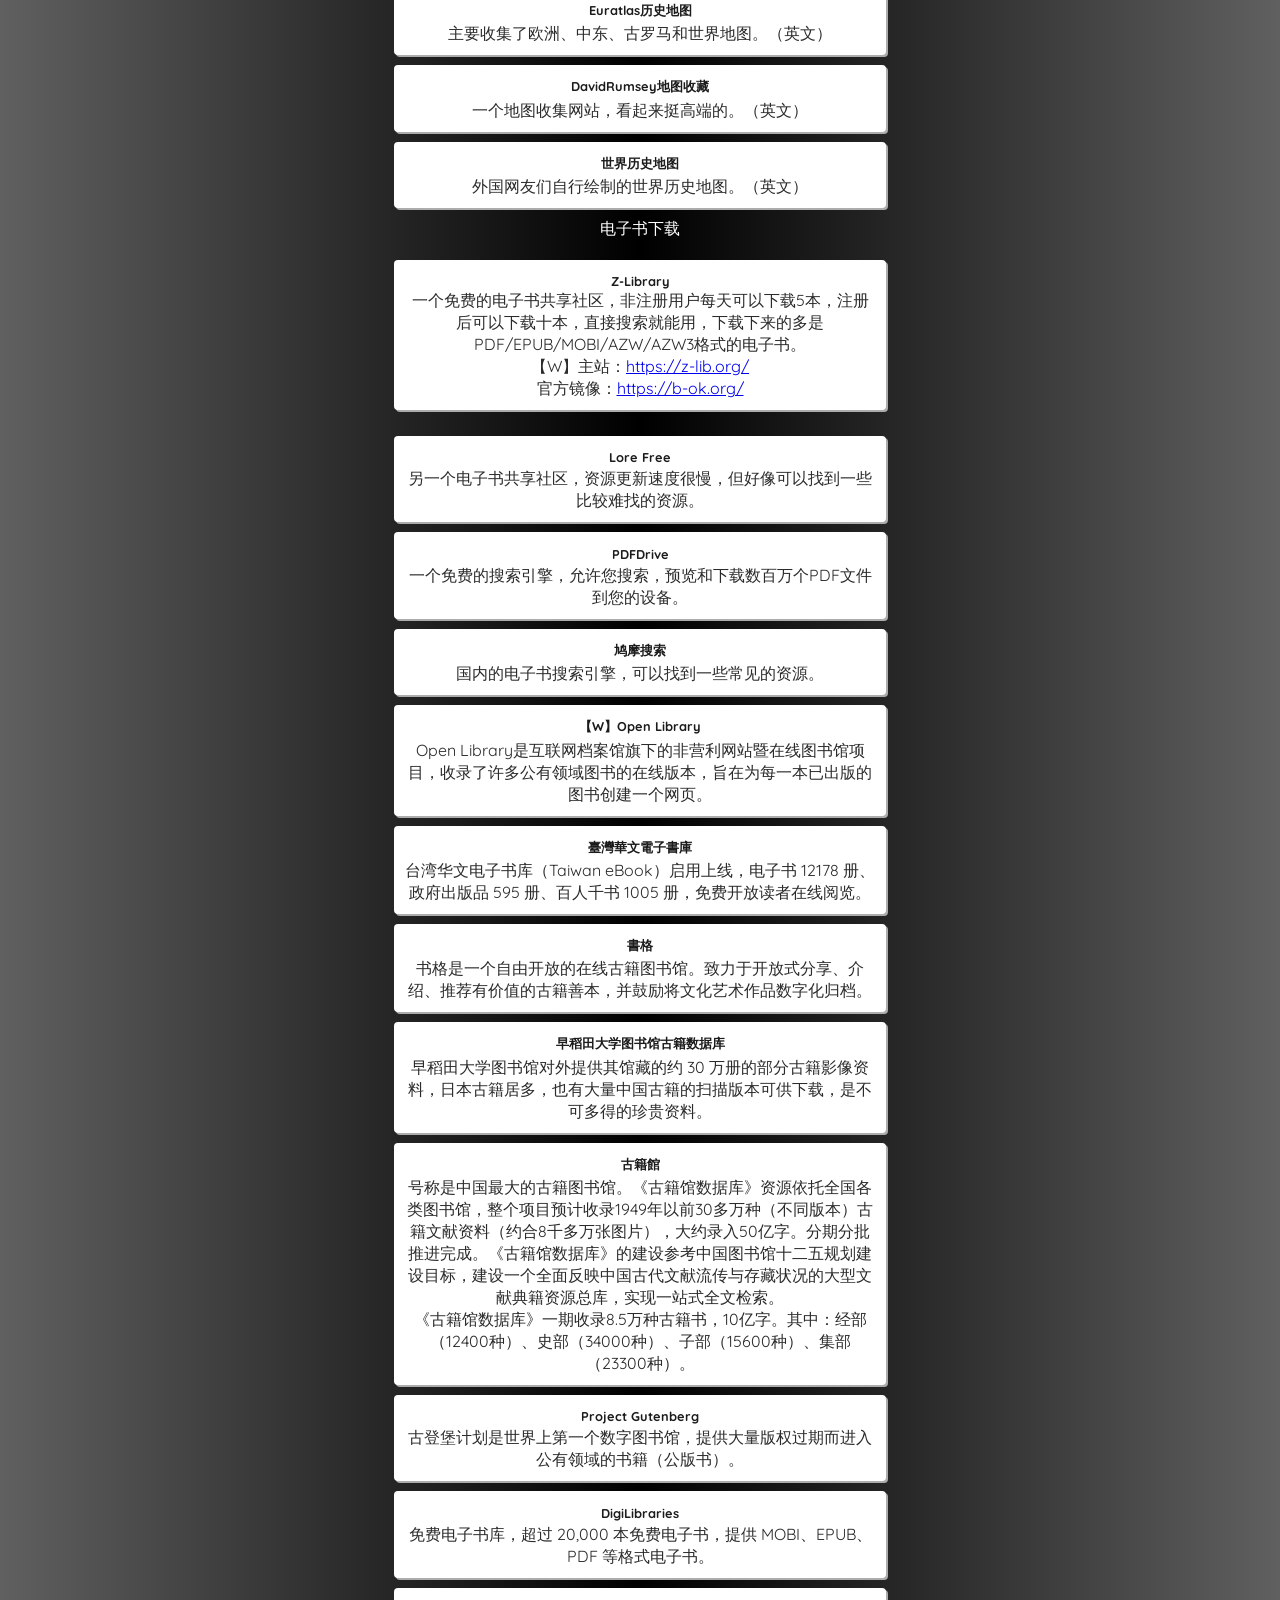
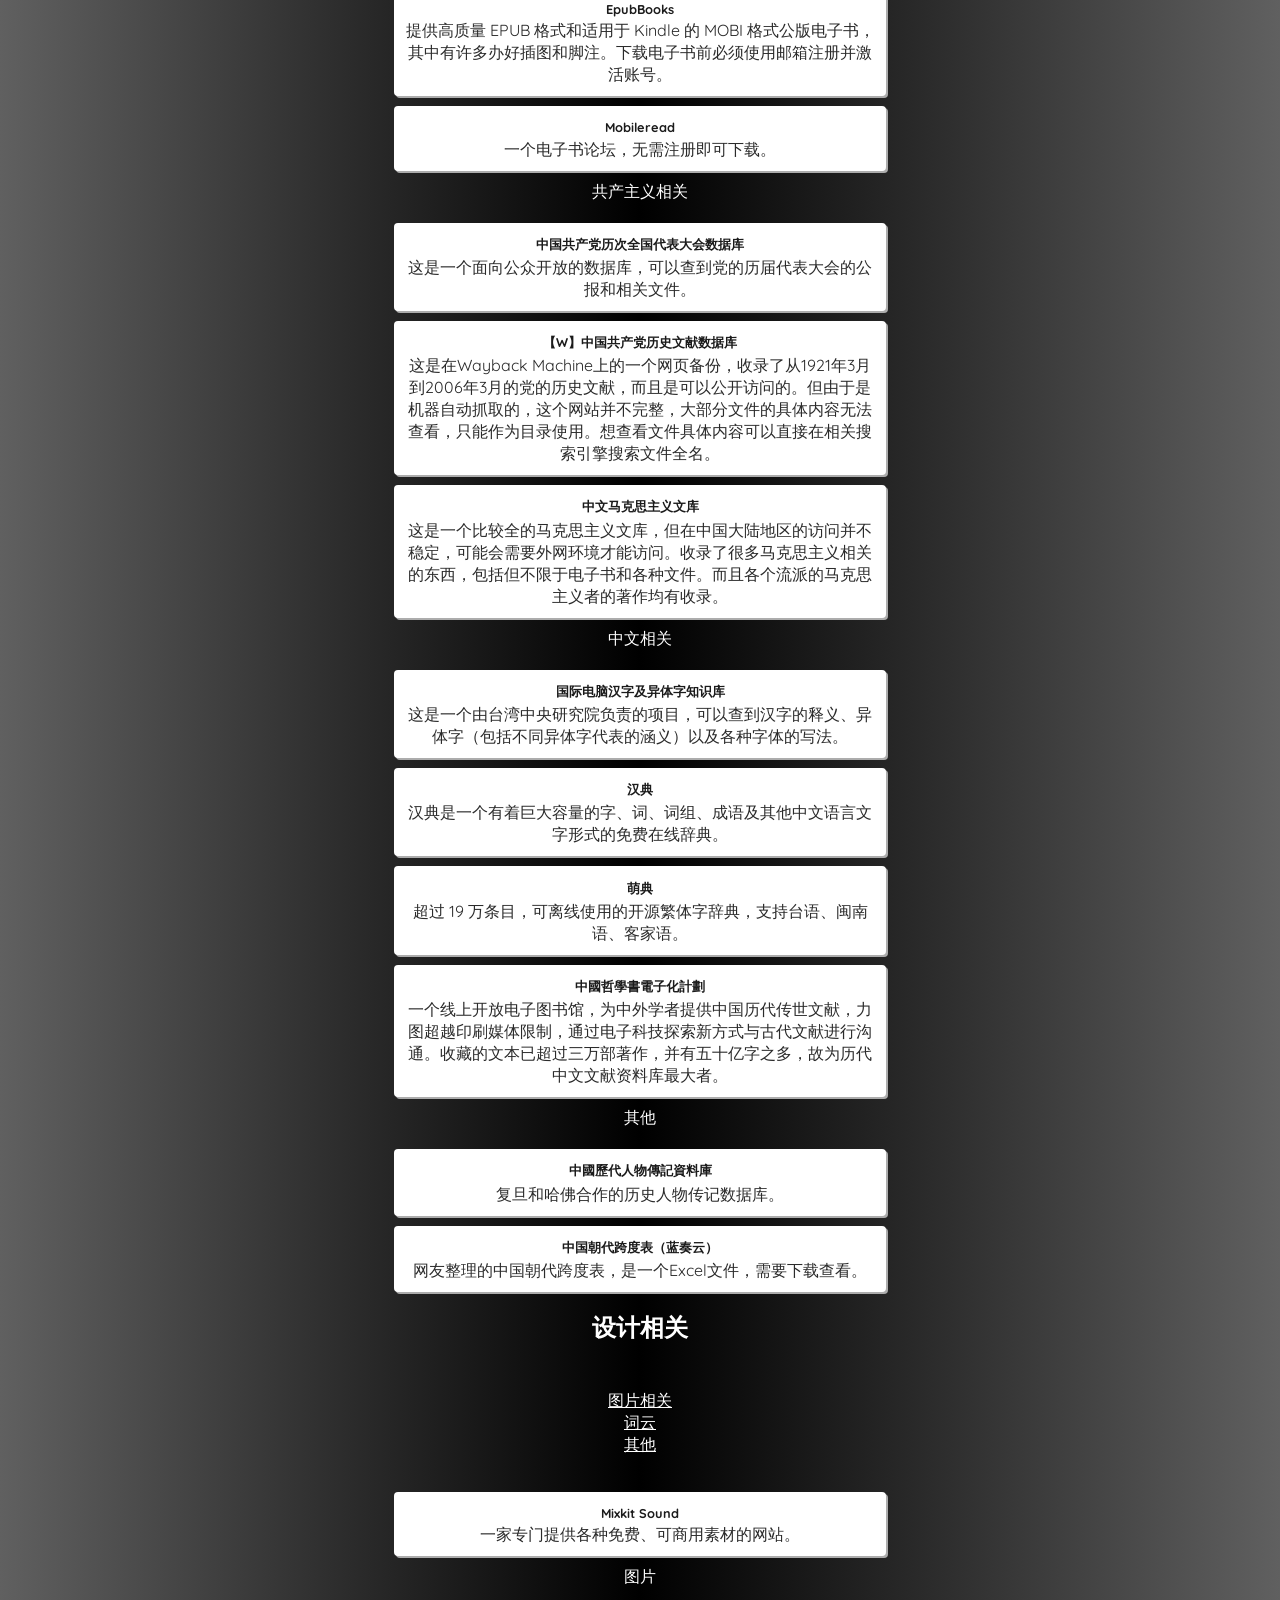
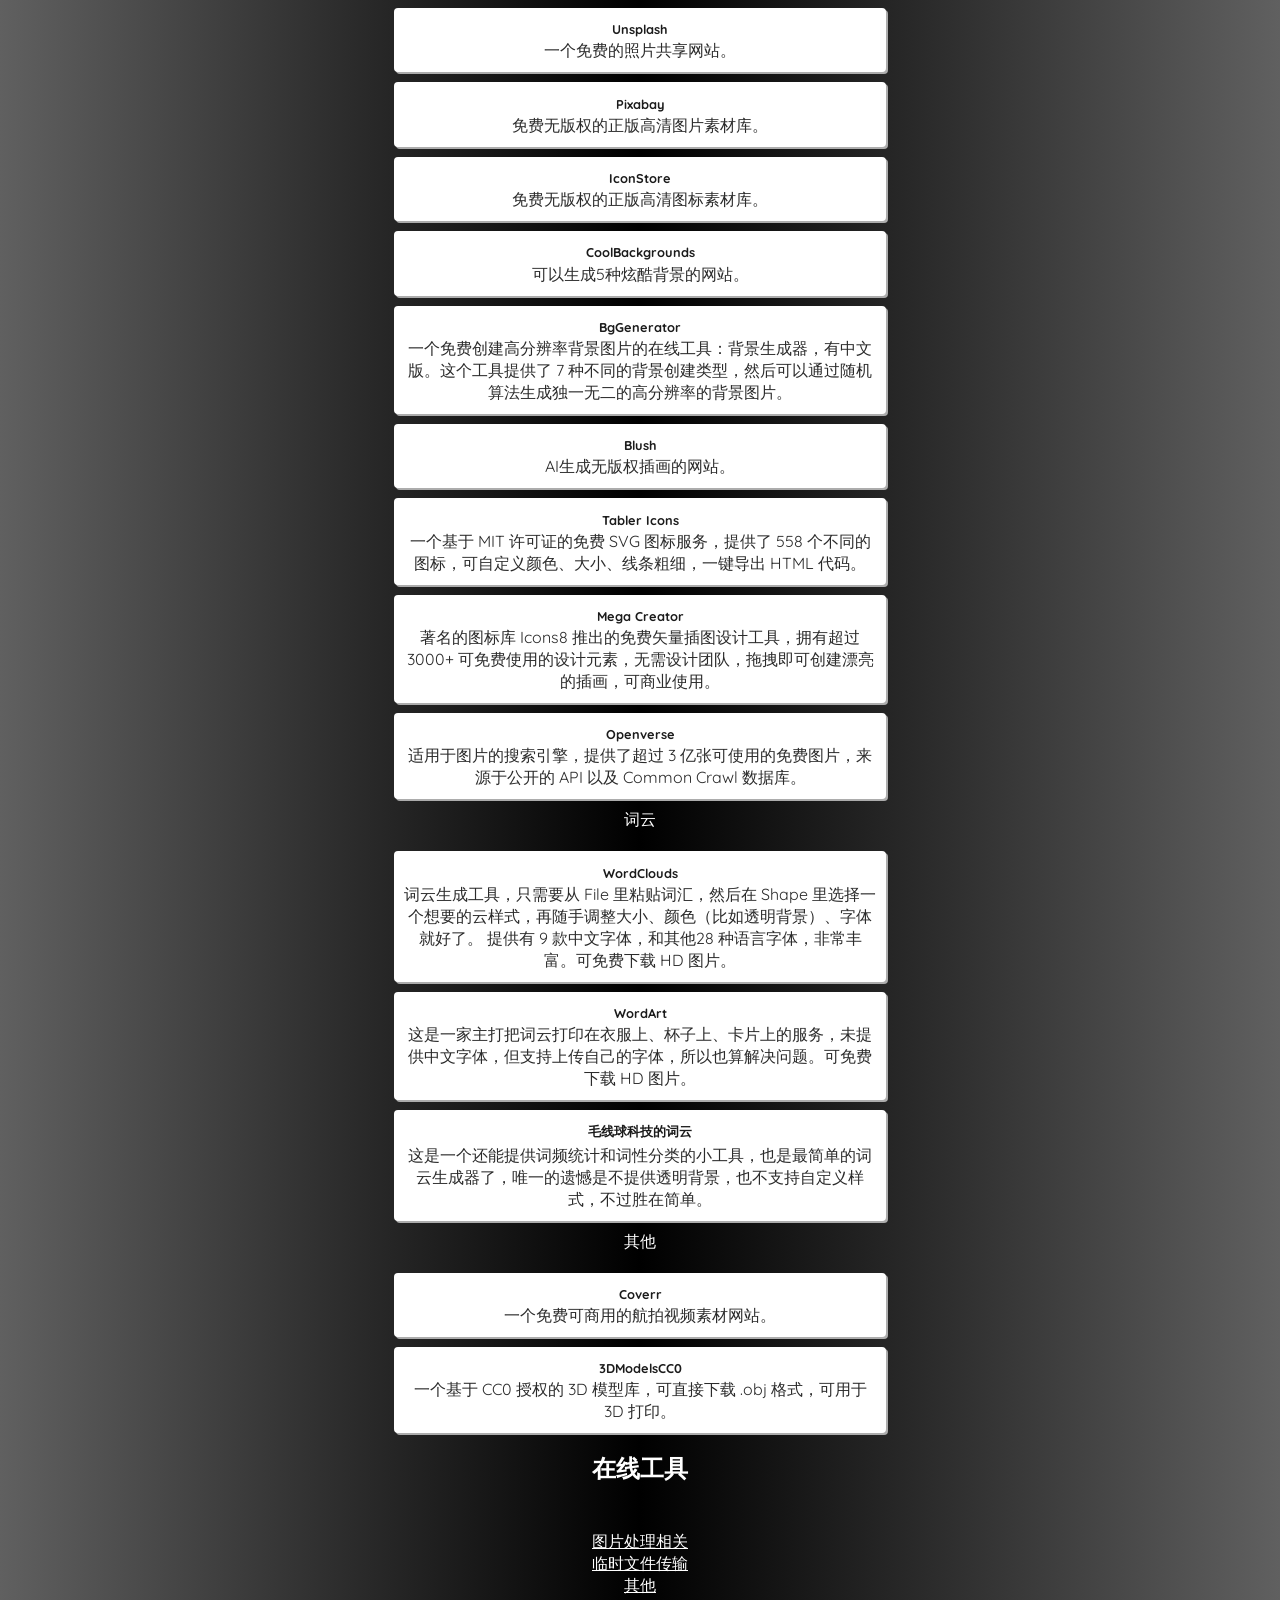
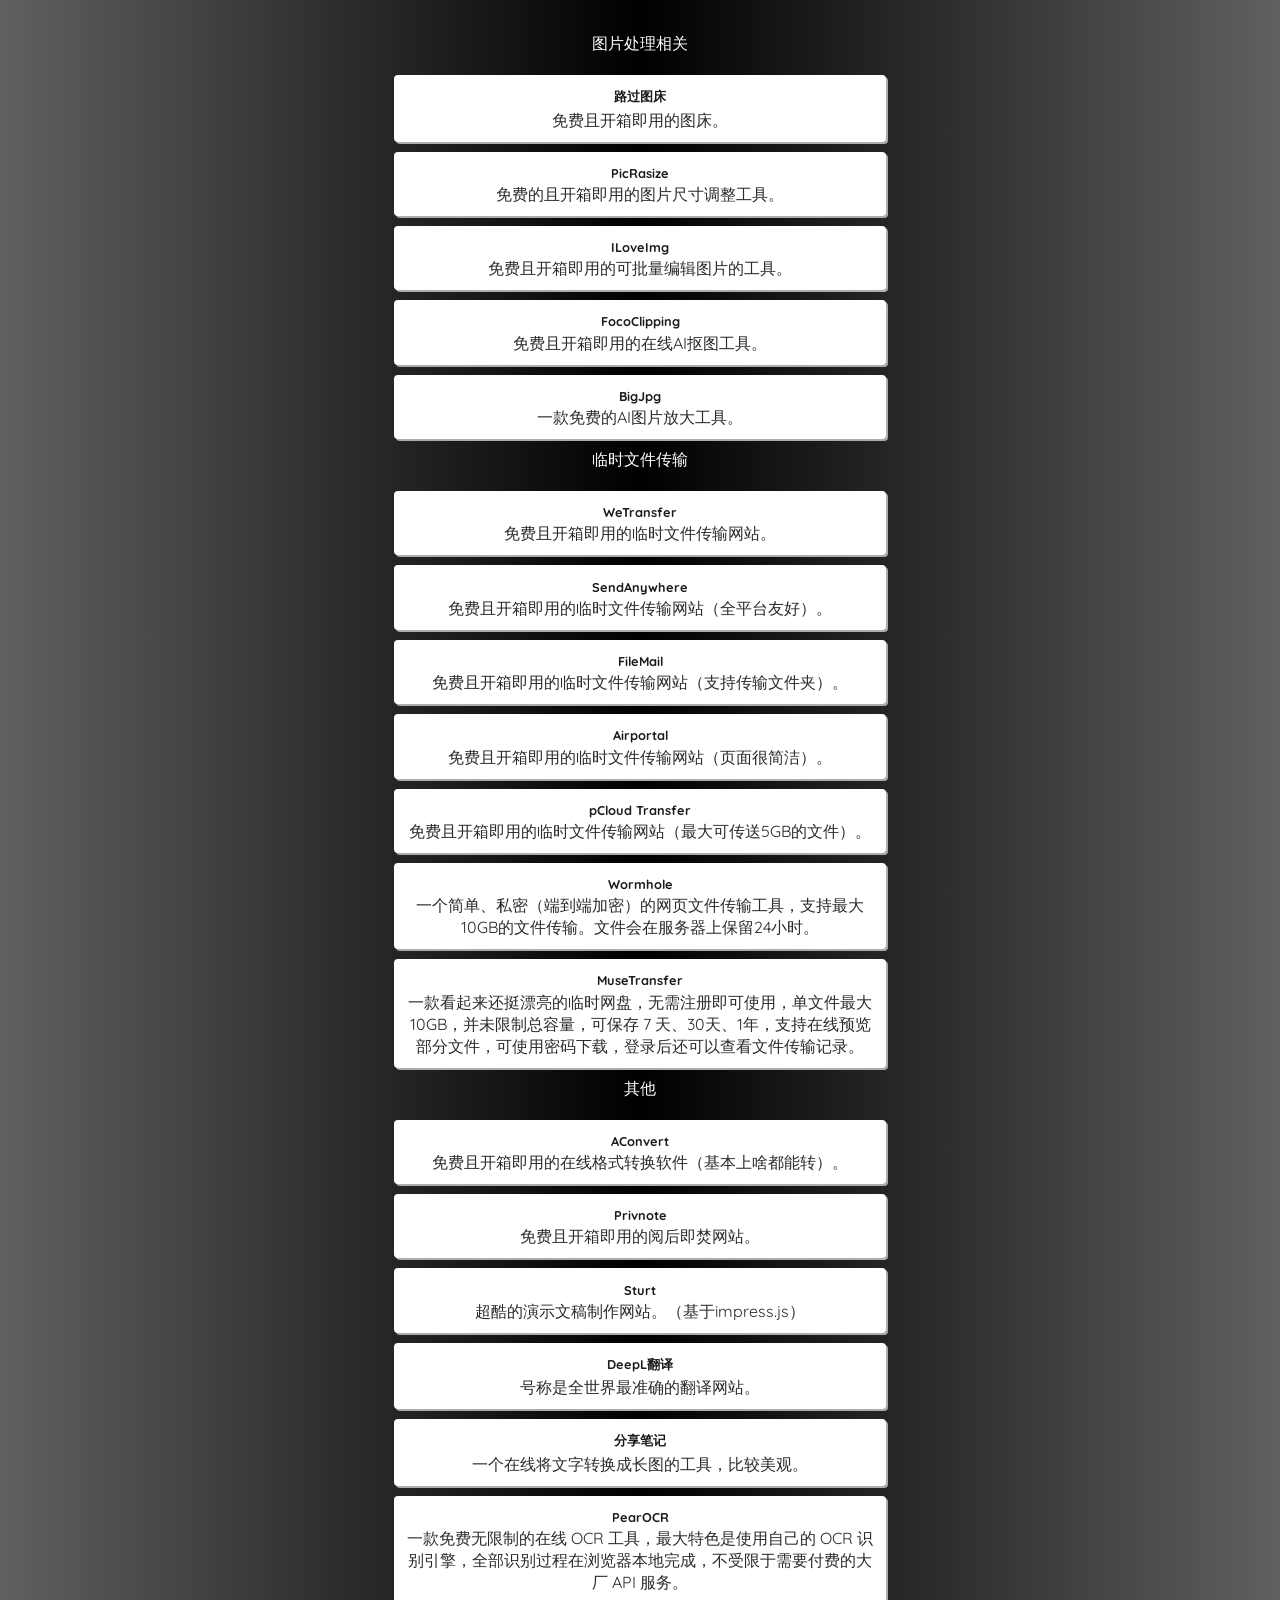
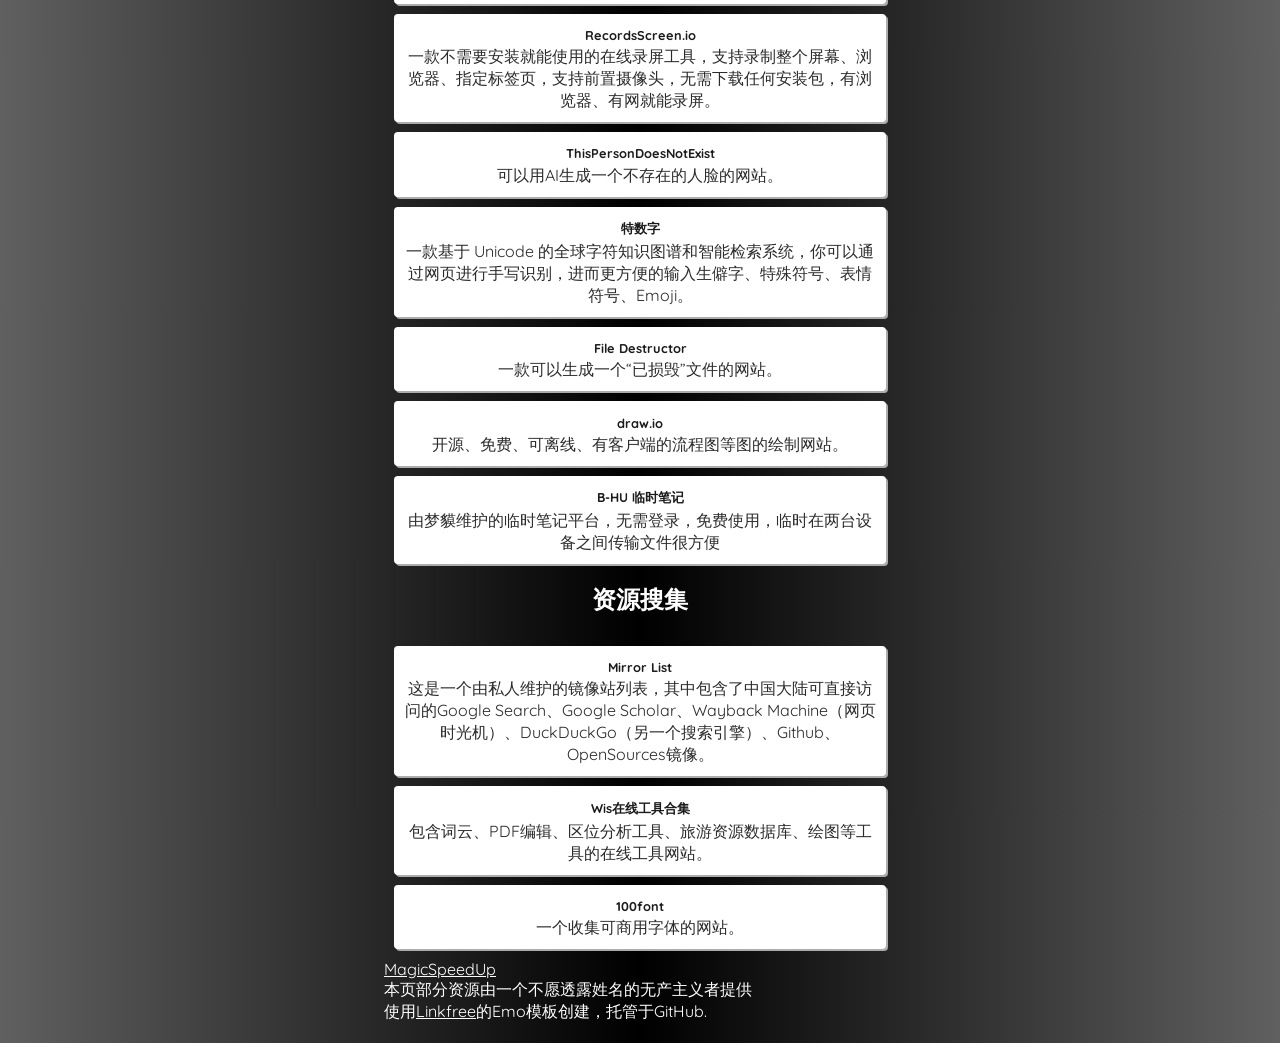
<file: old/index.html>
<!DOCTYPE html>
<html>
<head>
    <meta charset="UTF-8">
    <meta http-equiv="X-UA-Compatible" content="IE=edge">
    <meta name="viewport" content="width=device-width, initial-scale=1.0">
    <title>B-Hu资源</title>
    <link rel="stylesheet" href="style.css">
    <style>
    #backtop a { /* back to top button */
	position: fixed;
	bottom: 0px; /* 小按钮到浏览器底边的距离 */
	right: 5px; /* 小按钮到浏览器右边框的距离 */
	color: #333; /* 小按钮中文字的颜色 */
	z-index: 1000;
	background: #cfcfcf; /* 小按钮底色 */
	padding: 5px; /* 小按钮中文字到按钮边缘的距离 */
	border-radius: 4px; /* 小按钮圆角的弯曲程度（半径）*/
	-moz-border-radius: 4px;
	-webkit-border-radius: 4px;
	font-weight: normal; /* 小按钮中文字的粗细 */
	text-decoration: none !important;
}

#backtop a:hover { /* 小按钮上有鼠标悬停时 */
	background: #333; /* 小按钮的底色 */
	color: #fff; /* 文字颜色 */
}
    </style>
</head>
<body>
    <main class="main">
       <h1 style="color:white;text-align: center">B-Hu资源</h1><a style="color:white">By <a href="https://mo.b-hu.org/" style="color:white" target="_blank">梦貘</a></a><hr/>
        <a style="color:white">简介：这是一个自用的资源收集网站，请</a><a href="http://mo.b-hu.org/getzy/" style="color:white">点击这里</a><a style="color:white">查看具体的使用说明。<br/>标题前面带【W】的是需要外网环境才能访问的网站，并不是死链，由于众所周知的原因，恕不能提供解决方案，用户可自行解决。 <br/>如果您有关于本网站的任何问题，欢迎向</a><a href="mailto:i@b-hu.org" style="color:white">i@b-hu.org</a><a style="color:white">发送电子邮件。我将在看到消息后第一时间回复您！</a>
        <p style="color:white"><b>目录：</b><br/><li><a href="#zwwxxz" style="color:white">中文文献下载</a></li><li><a href="#ztcx" style="color:white">专题查询</a></li><li><a href="#design" style="color:white">设计相关</a></li><li><a href="#zxgj" style="color:white">在线工具</a></li><li><a href="#zysj" style="color:white">资源搜集</a></li><br/><i style="color:white">请善用页内搜索功能。</i></p>
        <section class="some-icons-container">
            <h2 style="color:white" id="zwwxxz">中文文献下载</h2>
            <a href="https://www.zjlib.cn" class="external-link" target="_blank">
                <h2 class="external-link__header">浙江图书馆</h2>
                使用浙江图书馆可以下载知网/万方/维普等数据库文献，用支付宝就能注册账号。进入网站后右上角点击登录，可以直接用支付宝扫码注册后成为注册用户。注册账号成功登陆后，在网站首页进入【数字资源】进去即可选择数据库下载文献，有几百个数据库，知网、万方、维普这些我们常用的都有。
除此之外，还有广西图书馆、贵阳图书馆等各大图书馆可免费注册，可以下载绝大部分读秀上的书籍。
            </a>
            <a href="http://www.paper.edu.cn/journal/index.shtml" class="external-link" target="_blank">
                <h2 class="external-link__header">中国科技论文</h2>
                国内唯一免费全文期刊库，由中华人民共和国教育部主管，中国科技论文在线发起。目前已收录近千家科技期刊、逾130万篇各领域科技论文全文，全部提供给广大科研工作者及爱好者进行免费下载。下载十分简单，直接在首页检索关键词即可。点击获取全文即可【在线打开】或者【下载PDF】需要注意，有些浏览器可能会阻止这个网站的操作，需要在网址后面设置一下不拦截窗口。
            </a>
            <a href="http://www.ncpssd.org/index.aspx" class="external-link" target="_blank">
                <h2 class="external-link__header">国家哲学社会科学文献中心</h2>
                2048种期刊，上线文献数据超过1000万条。最主要的是文献很多，而且也比较新，很多19年、20年的都可以免费下载。注册稍微繁琐了点，其它都非常好，如果要下载或者阅读全文是必须登录。成功登录以后，直接在首页检索文献下载就行了。
            </a>
            <a href="http://www.ncpssd.org/index.aspx" class="external-link" target="_blank">
                <h2 class="external-link__header">国家哲学社会科学学术期刊数据库</h2>
                国內最大的公益性社科精品期刊数据库，收录精品学术期刊600多种，论文近300万篇，比第3个网站稍微少一点注册只需要邮箱，检索也很方便，下载也是免费。
            </a>
            <a href="https://www.cn-ki.net/" class="external-link" target="_blank">
                <h2 class="external-link__header">IDAta</h2>
                iData真的很好用，知网有权限下载的、没有权限下载的它都能下载，毕竟号称是全球最大的知网镜像网站。缺点就是每天下载次数有限。
            </a>
            <a href="http://www.sgst.cn/" class="external-link" target="_blank">
                <h2 class="external-link__header">上海研发公共服务平台</h2>
                上海研发公共服务平台的数据中心—上海科技创新资源数据中心，该数据中心功能非常全面，不仅仅有下载中文文献和西方文献的功能，还提供了知识产权、各类电子书籍以及文献求助的功能。进入网站后，进入“上海科技创新资源数据中心”，点击“数据中心”。开始免费注册账号。积分制下载，注册会送积分。查看积分可以去个人中心查看。积分不够做任务就可以了，任务都比较简单。
            </a>
            <a href="http://gen.lib.rus.ec/" class="external-link" target="_blank">
                <h2 class="external-link__header">【W】LibraryGenesis</h2>
                一个可以媲美Sci-hub的神站，LibraryGenesis号称是帮助全人类知识无版权传播的计划，实际上确实如此。网站上论文很多，下载方便，还有很多外文书籍和中文书籍，基本上所有的外文书籍和论文都可以搜到并下载，最近的学术论文也可以下载，几乎每天都在更新！与Sci-hub一样，Librarygenesis也会遇到被封的问题，遇到这个情况，可以尝试等待一会或者换个浏览器。
            </a>
            <a href="http://www.yuntsg.com/html/1/" class="external-link" target="_blank">
                <h2 class="external-link__header">泉方教育</h2>
                泉方教育除了可以下载文献，云图书馆也是免费注册，还有人工代查功能，文献下载次数没有限制。注意：泉方教育下载文献是通过英文文献名查找的，无法用Doi直接搜索！
            </a>
            <p class="external">
                <a class="external__header">Sci-hub</a><br>
                一个几乎可以下载任何论文的网站，但因为涉及到版权问题，网址总是打不开，以下三个网址是可以用的
                <br/><a href="https://sci-hub.tw" target="_blank">https://sci-hub.tw</a>
                <br/><a href="https://sci-hub.se" target="_blank">https://sci-hub.se</a>
                <br/><a href="https://sci-hub.si" target="_blank">https://sci-hub.si</a>
            </p>
            <h2 style="color:white" id="ztcx">专题查询</h2>
            <p class="textpure"><a style="color:white" href="#historymap">历史地图</a><br/><a style="color:white" href="#dzsxz">电子书下载</a><br/><a style="color:white" href="#gczy">共产主义相关</a><br/><a style="color:white" href="#chinese">中文相关</a><br/><a style="color:white" href="#qita1">其他</a></p>
            <a class="textpure" id="historymap">历史地图</a>
            <a href="https://home.olemiss.edu/~gg/hstrymap/lishidit.htm" class="external-link" target="_blank">
                <h2 class="external-link__header">中国古代史地图集</h2>
                    由郭刚教授整理的中国古代地图，内容比较少。
            </a>
            <a href="https://hisgeomap.com/" class="external-link" target="_blank">
                <h2 class="external-link__header">太史古卷</h2>
                    在线的中国历史地图（用现代地图渲染的），支持每年的郡县标记和查询。拖动滑块和直接输入数字就可以看到相应年份的郡县地图。而且还支持了年号和在位时间的搜索和索引。
            </a>
            <a href="http://x768.com/w/twha.zh-hant" class="external-link" target="_blank">
                <h2 class="external-link__header">世界歷史地圖（by:x768）</h2>
                    有中文、英文、日文三种语言；时间从公元前4000年开始，最新更新到了2014年；除了表明一个时期的全球势力分布，还表明了该势力的统治者。（需下载后离线使用）
            </a>
            <a href="https://mmo.rth.app/" class="external-link" target="_blank">
                <h2 class="external-link__header">世界歷史地圖Online（by:x768）</h2>
                    上面那个网站的在线版本，由梦貘进行维护。由于各种原因，这个版本并不完美，将将堪用。体验完整版本请下载上面那个本地版。
            </a>
            <a href="https://pan.baidu.com/s/1mgKFhB6" class="external-link" target="_blank">
                <h2 class="external-link__header">中国历史地图详细版（度盘）</h2>
                    涵盖了中国重大历史事件导致的地图疆域的变化。（需下载后使用）
            </a>
            <a href="http://yugong.fudan.edu.cn/views/chgis_index.php" class="external-link" target="_blank">
                <h2 class="external-link__header">禹贡（中国历史地理信息系统）</h2>
                    复旦大学和哈佛合作开发的一个历史地图系统，实测在线版好像有一些问题，建议下载使用。
            </a>
            <a href="https://www.oldmapsonline.org/" class="external-link" target="_blank">
                <h2 class="external-link__header">OldMapsOnline</h2>
                    在线旧地图查询，有一个似乎很高级的查找系统。（英文）
            </a>
            <a href="https://mappinghistory.uoregon.edu/english/index.html" class="external-link" target="_blank">
                <h2 class="external-link__header">MappingHistory</h2>
                    按各大洲分类，可以选择不同的历史时期时间段进入子页面，子页面还能播放动画展示地图变化情况的历史地图网站。（英文，没有亚洲部分）
            </a>
            <a href="https://maps.lib.utexas.edu/maps/" class="external-link" target="_blank">
                <h2 class="external-link__header">美国得克萨斯大学图书馆地图资料库</h2>
                    分类收集了世界各国各时期的地图，20世纪以后的地图绝大多数都由中央情报局提供。
            </a>
            <a href="https://www.euratlas.net/history/index.html" class="external-link" target="_blank">
                <h2 class="external-link__header">Euratlas历史地图</h2>
                    主要收集了欧洲、中东、古罗马和世界地图。（英文）
            </a>
            <a href="https://www.davidrumsey.com/" class="external-link" target="_blank">
                <h2 class="external-link__header">DavidRumsey地图收藏</h2>
                    一个地图收集网站，看起来挺高端的。（英文）
            </a>
            <a href="https://www.worldhistorymaps.info/" class="external-link" target="_blank">
                <h2 class="external-link__header">世界历史地图</h2>
                    外国网友们自行绘制的世界历史地图。（英文）
            </a>
            <a class="textpure" id="dzsxz">电子书下载</a>
            <p class="external">
                <a class="external__header">Z-Library</a><br>
                    一个免费的电子书共享社区，非注册用户每天可以下载5本，注册后可以下载十本，直接搜索就能用，下载下来的多是PDF/EPUB/MOBI/AZW/AZW3格式的电子书。</br>
                    【W】主站：<a href="https://z-lib.org/" target="_blank">https://z-lib.org/</a>
                    <br/>官方镜像：<a href="https://b-ok.org/" target="_blank">https://b-ok.org/</a>
            </p>
            <a href="https://lorefree.com/" class="external-link" target="_blank">
                <h2 class="external-link__header">Lore Free</h2>
                    另一个电子书共享社区，资源更新速度很慢，但好像可以找到一些比较难找的资源。
            </a>
            <a href="https://www.pdfdrive.com/" class="external-link" target="_blank">
                <h2 class="external-link__header">PDFDrive</h2>
                    一个免费的搜索引擎，允许您搜索，预览和下载数百万个PDF文件到您的设备。
            </a>
            <a href="https://www.jiumodiary.com/" class="external-link" target="_blank">
                <h2 class="external-link__header">鸠摩搜索</h2>
                    国内的电子书搜索引擎，可以找到一些常见的资源。
            </a>
            <a href="https://openlibrary.org/" class="external-link" target="_blank">
                <h2 class="external-link__header">【W】Open Library</h2>
                    Open Library是互联网档案馆旗下的非营利网站暨在线图书馆项目，收录了许多公有领域图书的在线版本，旨在为每一本已出版的图书创建一个网页。
            </a>
            <a href="https://taiwanebook.ncl.edu.tw/" class="external-link" target="_blank">
                <h2 class="external-link__header">臺灣華文電子書庫</h2>
                    台湾华文电子书库（Taiwan eBook）启用上线，电子书 12178 册、政府出版品 595 册、百人千书 1005 册，免费开放读者在线阅览。
            </a>
            <a href="https://new.shuge.org/" class="external-link" target="_blank">
                <h2 class="external-link__header">書格</h2>
                    书格是一个自由开放的在线古籍图书馆。致力于开放式分享、介绍、推荐有价值的古籍善本，并鼓励将文化艺术作品数字化归档。
            </a>
            <a href="https://www.wul.waseda.ac.jp/kotenseki/" class="external-link" target="_blank">
                <h2 class="external-link__header">早稻田大学图书馆古籍数据库</h2>
                    早稻田大学图书馆对外提供其馆藏的约 30 万册的部分古籍影像资料，日本古籍居多，也有大量中国古籍的扫描版本可供下载，是不可多得的珍贵资料。
            </a>
            <a href="https://gujiguan.com/" class="external-link" target="_blank">
                <h2 class="external-link__header">古籍館</h2>
                    号称是中国最大的古籍图书馆。《古籍馆数据库》资源依托全国各类图书馆，整个项目预计收录1949年以前30多万种（不同版本）古籍文献资料（约合8千多万张图片），大约录入50亿字。分期分批推进完成。《古籍馆数据库》的建设参考中国图书馆十二五规划建设目标，建设一个全面反映中国古代文献流传与存藏状况的大型文献典籍资源总库，实现一站式全文检索。<br/>《古籍馆数据库》一期收录8.5万种古籍书，10亿字。其中：经部（12400种）、史部（34000种）、子部（15600种）、集部（23300种）。
            </a>
            <a href="https://www.gutenberg.org/" class="external-link" target="_blank">
                <h2 class="external-link__header">Project Gutenberg</h2>
                    古登堡计划是世界上第一个数字图书馆，提供大量版权过期而进入公有领域的书籍（公版书）。
            </a>
            <a href="https://digilibraries.com/" class="external-link" target="_blank">
                <h2 class="external-link__header">DigiLibraries</h2>
                    免费电子书库，超过 20,000 本免费电子书，提供 MOBI、EPUB、PDF 等格式电子书。
            </a>
            <a href="https://www.epubbooks.com/" class="external-link" target="_blank">
                <h2 class="external-link__header">EpubBooks</h2>
                    提供高质量 EPUB 格式和适用于 Kindle 的 MOBI 格式公版电子书，其中有许多办好插图和脚注。下载电子书前必须使用邮箱注册并激活账号。
            </a>
            <a href="https://www.mobileread.com/" class="external-link" target="_blank">
                <h2 class="external-link__header">Mobileread</h2>
                    一个电子书论坛，无需注册即可下载。
            </a>
            <a class="textpure" id="gczy">共产主义相关</a>
            </a>
            <a href="http://cpc.people.com.cn/GB/64162/64168/64562/index.html" class="external-link" target="_blank">
                <h2 class="external-link__header">中国共产党历次全国代表大会数据库</h2>
                这是一个面向公众开放的数据库，可以查到党的历届代表大会的公报和相关文件。
            </a>
            <a href="https://web.archive.org/web/20210305161552/http://www.china.com.cn/guoqing/node_7168949.htm" class="external-link" target="_blank">
                <h2 class="external-link__header">【W】中国共产党历史文献数据库</h2>
                这是在Wayback Machine上的一个网页备份，收录了从1921年3月到2006年3月的党的历史文献，而且是可以公开访问的。但由于是机器自动抓取的，这个网站并不完整，大部分文件的具体内容无法查看，只能作为目录使用。想查看文件具体内容可以直接在相关搜索引擎搜索文件全名。
            </a>
            <a href="https://www.marxists.org/chinese/index.html" class="external-link" target="_blank">
                <h2 class="external-link__header">中文马克思主义文库</h2>
                这是一个比较全的马克思主义文库，但在中国大陆地区的访问并不稳定，可能会需要外网环境才能访问。收录了很多马克思主义相关的东西，包括但不限于电子书和各种文件。而且各个流派的马克思主义者的著作均有收录。
            </a>
            <a class="textpure" id="chinese">中文相关</a>
            <a href="https://chardb.iis.sinica.edu.tw/" class="external-link" target="_blank">
                <h2 class="external-link__header">国际电脑汉字及异体字知识库</h2>
                这是一个由台湾中央研究院负责的项目，可以查到汉字的释义、异体字（包括不同异体字代表的涵义）以及各种字体的写法。
            </a>
		    <a href="https://www.zdic.net/" class="external-link" target="_blank">
                <h2 class="external-link__header">汉典</h2>
                汉典是一个有着巨大容量的字、词、词组、成语及其他中文语言文字形式的免费在线辞典。 
            </a>
            <a href="https://www.moedict.tw/" class="external-link" target="_blank">
                <h2 class="external-link__header">萌典</h2>
                超过 19 万条目，可离线使用的开源繁体字辞典，支持台语、闽南语、客家语。 
            </a>
	    <a href="https://ctext.org/zh" class="external-link" target="_blank">
                <h2 class="external-link__header">中國哲學書電子化計劃</h2>
                一个线上开放电子图书馆，为中外学者提供中国历代传世文献，力图超越印刷媒体限制，通过电子科技探索新方式与古代文献进行沟通。收藏的文本已超过三万部著作，并有五十亿字之多，故为历代中文文献资料库最大者。
            </a>
            <a class="textpure" id="qita1">其他</a>
            <a href="https://projects.iq.harvard.edu/chinesecbdb" class="external-link" target="_blank">
                <h2 class="external-link__header">中國歷代人物傳記資料庫</h2>
                复旦和哈佛合作的历史人物传记数据库。
            </a>
            <a href="https://wwpan.lanzoul.com/iyUrT01inj6d" class="external-link" target="_blank">
                <h2 class="external-link__header">中国朝代跨度表（蓝奏云）</h2>
                网友整理的中国朝代跨度表，是一个Excel文件，需要下载查看。
            </a>
            <h2 style="color:white" id="design">设计相关</h2>
            <p class="textpure"><a style="color:white" href="#pic">图片相关</a><br/><a style="color:white" href="#ciyun">词云</a><br/><a style="color:white" href="#qita3">其他</a></p>
            <a href="https://mixkit.co/free-sound-effects/bleep/" class="external-link" target="_blank">
                <h2 class="external-link__header">Mixkit Sound</h2>
                一家专门提供各种免费、可商用素材的网站。
            </a>
            <a class="textpure" id="pic">图片</a>
            <a href="https://unsplash.com/" class="external-link" target="_blank">
                <h2 class="external-link__header">Unsplash</h2>
                一个免费的照片共享网站。
            </a>
            <a href="https://pixabay.com/zh/" class="external-link" target="_blank">
                <h2 class="external-link__header">Pixabay</h2>
                免费无版权的正版高清图片素材库。
            </a>
	        <a href="https://iconstore.co/" class="external-link" target="_blank">
                <h2 class="external-link__header">IconStore</h2>
                免费无版权的正版高清图标素材库。
            </a>
            <a href="https://coolbackgrounds.io/" class="external-link" target="_blank">
                <h2 class="external-link__header">CoolBackgrounds</h2>
                可以生成5种炫酷背景的网站。
            </a>
            <a href="https://bggenerator.com/zh-cn.php" class="external-link" target="_blank">
                <h2 class="external-link__header">BgGenerator</h2>
                一个免费创建高分辨率背景图片的在线工具：背景生成器，有中文版。这个工具提供了 7 种不同的背景创建类型，然后可以通过随机算法生成独一无二的高分辨率的背景图片。
            </a>
            <a href="https://blush.design/zh-CN" class="external-link" target="_blank">
                <h2 class="external-link__header">Blush</h2>
                AI生成无版权插画的网站。
            </a>
            <a href="https://tablericons.com/" class="external-link" target="_blank">
                <h2 class="external-link__header">Tabler Icons</h2>
                一个基于 MIT 许可证的免费 SVG 图标服务，提供了 558 个不同的图标，可自定义颜色、大小、线条粗细，一键导出 HTML 代码。
            </a>
            <a href="https://icons8.com/mega-creator/" class="external-link" target="_blank">
                <h2 class="external-link__header">Mega Creator</h2>
                著名的图标库 Icons8 推出的免费矢量插图设计工具，拥有超过 3000+ 可免费使用的设计元素，无需设计团队，拖拽即可创建漂亮的插画，可商业使用。
            </a>
            <a href="https://wordpress.org/openverse/?referrer=creativecommons.org" class="external-link" target="_blank">
                <h2 class="external-link__header">Openverse</h2>
                适用于图片的搜索引擎，提供了超过 3 亿张可使用的免费图片，来源于公开的 API 以及 Common Crawl 数据库。
            </a>
            <a class="textpure" id="ciyun">词云</a>
            <a href="https://www.wordclouds.com/" class="external-link" target="_blank">
                <h2 class="external-link__header">WordClouds</h2>
                词云生成工具，只需要从 File 里粘贴词汇，然后在 Shape 里选择一个想要的云样式，再随手调整大小、颜色（比如透明背景）、字体就好了。
提供有 9 款中文字体，和其他28 种语言字体，非常丰富。可免费下载 HD 图片。
            </a>
            <a href="https://wordart.com/" class="external-link" target="_blank">
                <h2 class="external-link__header">WordArt</h2>
                这是一家主打把词云打印在衣服上、杯子上、卡片上的服务，未提供中文字体，但支持上传自己的字体，所以也算解决问题。可免费下载 HD 图片。
            </a>
            <a href="http://cloud.niucodata.com/" class="external-link" target="_blank">
                <h2 class="external-link__header">毛线球科技的词云</h2>
                这是一个还能提供词频统计和词性分类的小工具，也是最简单的词云生成器了，唯一的遗憾是不提供透明背景，也不支持自定义样式，不过胜在简单。
            </a>
            <a class="textpure" id="qt3">其他</a>
            <a href="https://coverr.co/" class="external-link" target="_blank">
                <h2 class="external-link__header">Coverr</h2>
                一个免费可商用的航拍视频素材网站。
            </a>
            <a href="https://www.3dmodelscc0.com/" class="external-link" target="_blank">
                <h2 class="external-link__header">3DModelsCC0</h2>
                一个基于 CC0 授权的 3D 模型库，可直接下载 .obj 格式，可用于 3D 打印。
            </a>
            <h2 style="color:white" id="zxgj">在线工具</h2>
            <p class="textpure"><a style="color:white" href="#picture">图片处理相关</a><br/><a style="color:white" href="#filesend">临时文件传输</a><br/><a style="color:white" href="#qita2">其他</a></p>
                <a class="textpure" id="picture">图片处理相关</a>
                <a href="https://imgtu.com/" class="external-link" target="_blank">
                <h2 class="external-link__header">路过图床</h2>
                免费且开箱即用的图床。
            </a>
		    <a href="https://picresize.com/cn" class="external-link" target="_blank">
                <h2 class="external-link__header">PicRasize</h2>
                免费的且开箱即用的图片尺寸调整工具。
            </a>
                <a href="https://www.iloveimg.com/zh-cn" class="external-link" target="_blank">
                <h2 class="external-link__header">ILoveImg</h2>
                免费且开箱即用的可批量编辑图片的工具。
            </a>
            <a href="https://www.fococlipping.com/" class="external-link" target="_blank">
                <h2 class="external-link__header">FocoClipping</h2>
                免费且开箱即用的在线AI抠图工具。
            </a>
            <a href="https://bigjpg.com/" class="external-link" target="_blank">
                <h2 class="external-link__header">BigJpg</h2>
                一款免费的AI图片放大工具。
            </a>
            <a class="textpure" id="filesend">临时文件传输</a>
            <a href="https://wetransfer.com/" class="external-link" target="_blank">
                <h2 class="external-link__header">WeTransfer</h2>
                免费且开箱即用的临时文件传输网站。
            </a>
            <a href="https://send-anywhere.com/" class="external-link" target="_blank">
                <h2 class="external-link__header">SendAnywhere</h2>
                免费且开箱即用的临时文件传输网站（全平台友好）。
            </a>
            <a href="https://www.filemail.com/" class="external-link" target="_blank">
                <h2 class="external-link__header">FileMail</h2>
                免费且开箱即用的临时文件传输网站（支持传输文件夹）。
            </a>
            <a href="https://airportal.cn/" class="external-link" target="_blank">
                <h2 class="external-link__header">Airportal</h2>
                免费且开箱即用的临时文件传输网站（页面很简洁）。
            </a>
            <a href="https://transfer.pcloud.com/" class="external-link" target="_blank">
                <h2 class="external-link__header">pCloud Transfer</h2>
                免费且开箱即用的临时文件传输网站（最大可传送5GB的文件）。
            </a>
            <a href="https://wormhole.app/" class="external-link" target="_blank">
                <h2 class="external-link__header">Wormhole</h2>
                一个简单、私密（端到端加密）的网页文件传输工具，支持最大10GB的文件传输。文件会在服务器上保留24小时。
            </a>
            <a href="https://musetransfer.com/" class="external-link" target="_blank">
                <h2 class="external-link__header">MuseTransfer</h2>
                一款看起来还挺漂亮的临时网盘，无需注册即可使用，单文件最大 10GB，并未限制总容量，可保存 7 天、30天、1年，支持在线预览部分文件，可使用密码下载，登录后还可以查看文件传输记录。
            </a>
            <a class="textpure" id="qita2">其他</a>
            <a href="https://www.aconvert.com/" class="external-link" target="_blank">
                <h2 class="external-link__header">AConvert</h2>
                免费且开箱即用的在线格式转换软件（基本上啥都能转）。
            </a>
            <a href="https://privnote.com/" class="external-link" target="_blank">
                <h2 class="external-link__header">Privnote</h2>
                免费且开箱即用的阅后即焚网站。
            </a>
            <a href="http://strut.io/" class="external-link" target="_blank">
                <h2 class="external-link__header">Sturt</h2>
                超酷的演示文稿制作网站。（基于impress.js）
            </a>
		    <a href="https://www.deepl.com/translator" class="external-link" target="_blank">
                <h2 class="external-link__header">DeepL翻译</h2>
                号称是全世界最准确的翻译网站。
            </a>
            <a href="https://sharenote.app/" class="external-link" target="_blank">
                <h2 class="external-link__header">分享笔记</h2>
                一个在线将文字转换成长图的工具，比较美观。
            </a>
            <a href="https://pearocr.com/" class="external-link" target="_blank">
                <h2 class="external-link__header">PearOCR</h2>
                一款免费无限制的在线 OCR 工具，最大特色是使用自己的 OCR 识别引擎，全部识别过程在浏览器本地完成，不受限于需要付费的大厂 API 服务。
            </a>
            <a href="https://recordscreen.io/" class="external-link" target="_blank">
                <h2 class="external-link__header">RecordsScreen.io</h2>
                一款不需要安装就能使用的在线录屏工具，支持录制整个屏幕、浏览器、指定标签页，支持前置摄像头，无需下载任何安装包，有浏览器、有网就能录屏。
            </a>
            <a href="https://thispersondoesnotexist.com/" class="external-link" target="_blank">
                <h2 class="external-link__header">ThisPersonDoesNotExist</h2>
                可以用AI生成一个不存在的人脸的网站。
            </a>
            <a href="https://teshuzi.com/zh/handwriting/" class="external-link" target="_blank">
                <h2 class="external-link__header">特数字</h2>
                一款基于 Unicode 的全球字符知识图谱和智能检索系统，你可以通过网页进行手写识别，进而更方便的输入生僻字、特殊符号、表情符号、Emoji。
            </a>
            <a href="https://www.xnet.se/fd/" class="external-link" target="_blank">
                <h2 class="external-link__header">File Destructor</h2>
                一款可以生成一个“已损毁”文件的网站。
            </a>
            <a href="https://app.diagrams.net/" class="external-link" target="_blank">
                <h2 class="external-link__header">draw.io</h2>
                开源、免费、可离线、有客户端的流程图等图的绘制网站。
            </a>
	    <a href="http://t.b-hu.org/note/i.html" class="external-link" target="_blank">
                <h2 class="external-link__header">B-HU 临时笔记</h2>
                由梦貘维护的临时笔记平台，无需登录，免费使用，临时在两台设备之间传输文件很方便
            </a>
            <h2 style="color:white" id="zysj">资源搜集</h2>
            <a href="https://www.library.ac.cn/" class="external-link" target="_blank">
                <h2 class="external-link__header">Mirror List</h2>
                这是一个由私人维护的镜像站列表，其中包含了中国大陆可直接访问的Google Search、Google Scholar、Wayback Machine（网页时光机）、DuckDuckGo（另一个搜索引擎）、Github、OpenSources镜像。
            </a>
            <a href="https://mywis.cn/tools" class="external-link" target="_blank">
                <h2 class="external-link__header">Wis在线工具合集</h2>
                包含词云、PDF编辑、区位分析工具、旅游资源数据库、绘图等工具的在线工具网站。
            </a>
            <a href="https://www.100font.com/" class="external-link" target="_blank">
                <h2 class="external-link__header">100font</h2>
                一个收集可商用字体的网站。
            </a>
        </section>
        <a style="color:white" href="../pure.html" target="_blank">MagicSpeedUp</a><br/><a style="color:white">本页部分资源由一个不愿透露姓名的无产主义者提供<br/>使用</a><a href="https://github.com/MichaelBarney/LinkFree" style="color:white" target="_blank">Linkfree</a><a style="color:white">的Emo模板创建，托管于GitHub.</a>
    </main>
    <div id="backtop"><a href="#">顶部</a></div>
</body>
</html>
</file>
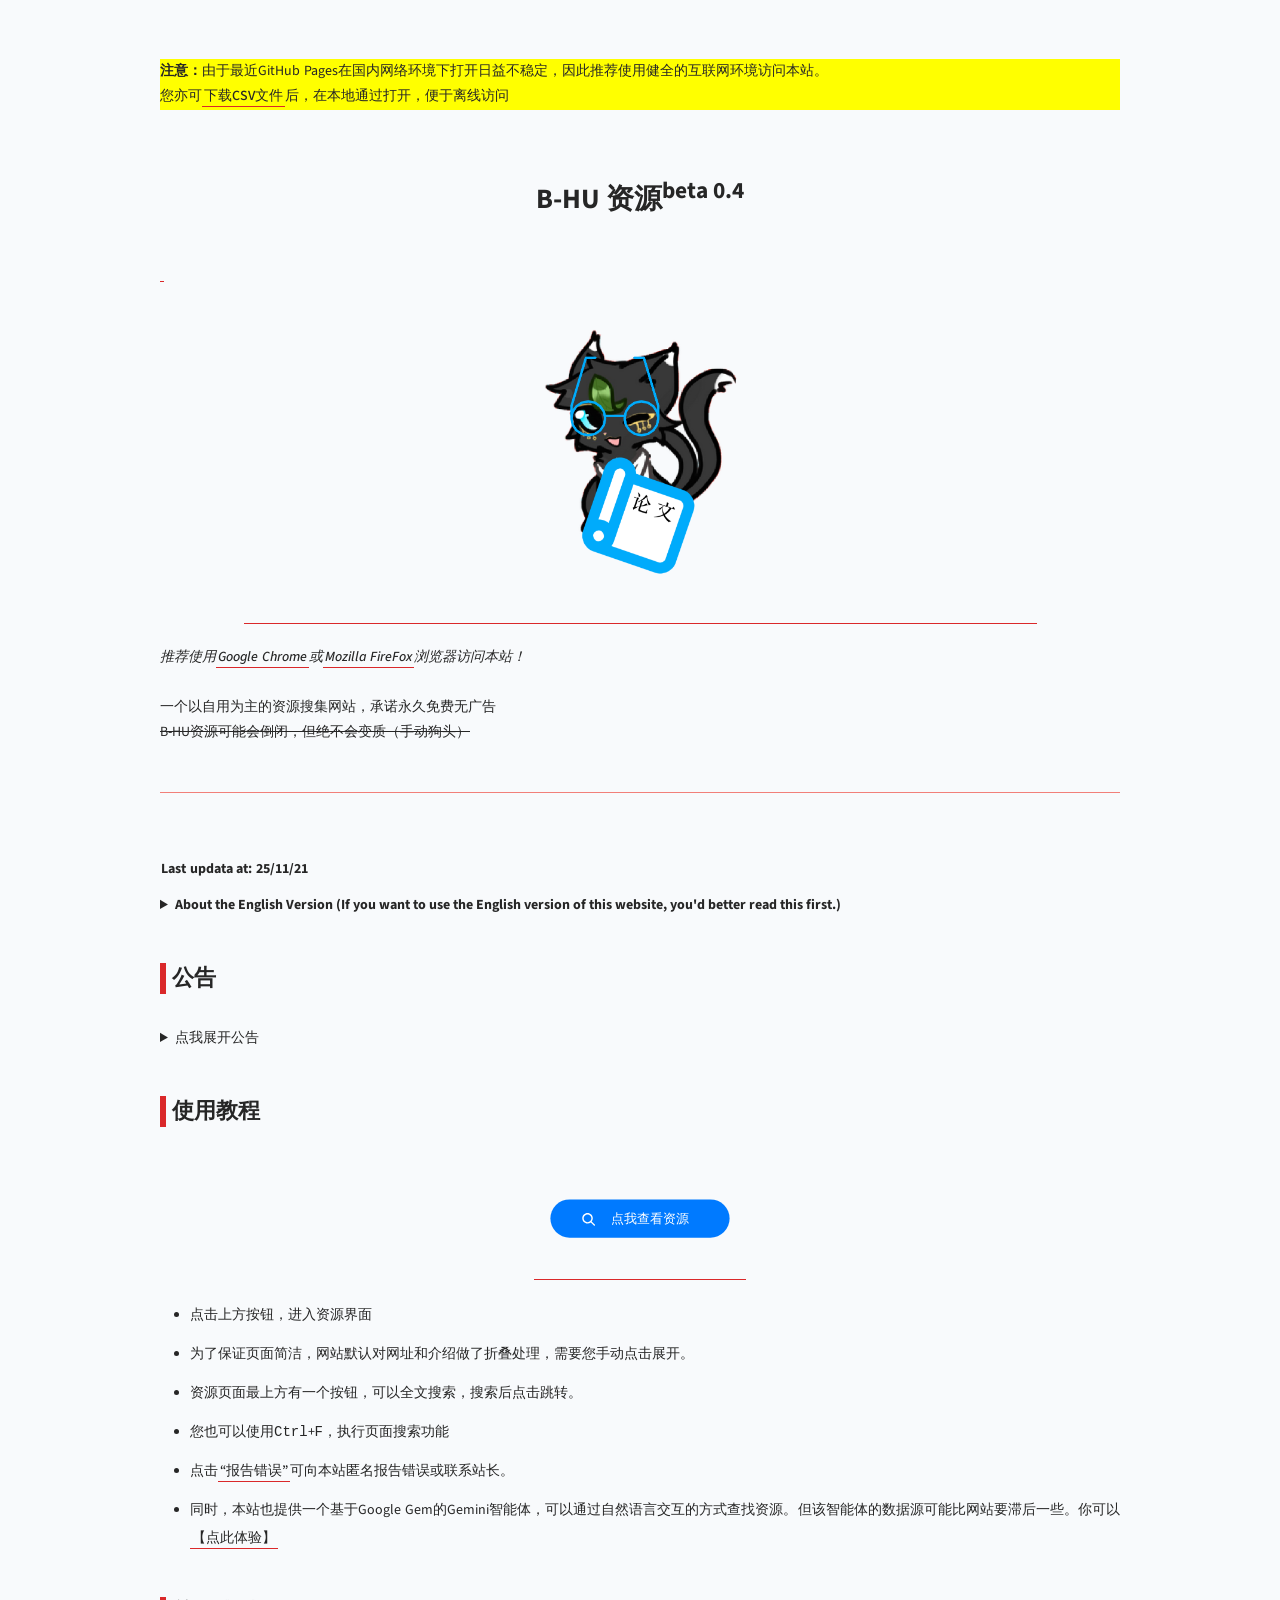
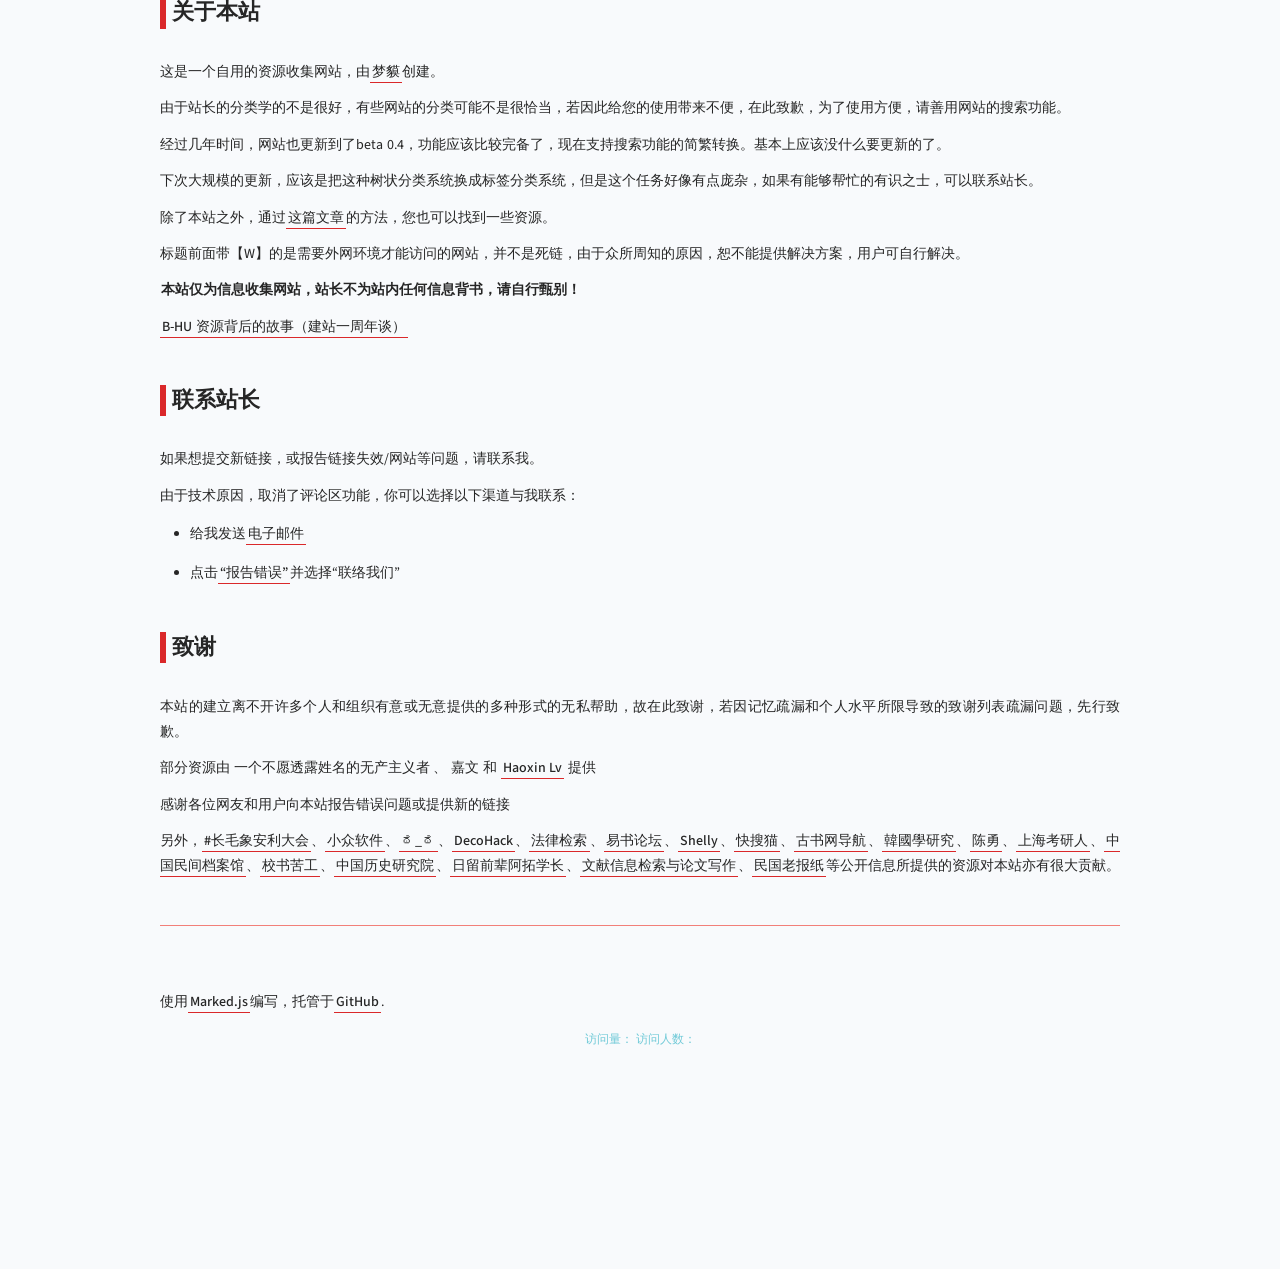
<file: old/bata0_4/index.html>
<!DOCTYPE html>
<html lang="zh-CN">
  <head>
    <meta charset="UTF-8" />
    <meta name="viewport" content="width=device-width, initial-scale=1" />
    <link rel="icon" href="./assets/icon.png" type="image/x-icon" />
    <title>B-HU 资源beta 0.4</title>
    <link rel="stylesheet" href="assets/pie-web.css" />
    <style>
      body {
        margin: 0;
        min-height: 100vh;
        display: flex;
        flex-direction: column;
        background: #f8fafc;
      }
      .markdown-shell {
        width: min(960px, 100%);
        margin: 0 auto;
        padding: 2rem clamp(1rem, 4vw, 3rem) 4rem;
        flex: 1;
      }
    </style>
    <script src="assets/marked.min.js"></script>
  </head>
  <body>
    <script>
      (function setupTranslate() {
        const script = document.createElement("script");
        script.src = "https://res.zvo.cn/translate/translate.js";
        script.defer = true;
        script.onload = () => {
          if (!window.translate) {
            console.error("Translate library loaded without exposing global.");
            return;
          }
          translate.setUseVersion2();
          translate.selectLanguageTag.show = false;
          translate.language.setLocal("chinese_simplified");
          translate.listener.start();
          window.setTimeout(() => translate.execute(), 1000);
          window._translateReady = true;
        };
        script.onerror = () => {
          console.error("Failed to load translate.js");
        };
        document.head.appendChild(script);
      })();

      window.handleLanguageChange = (lang) => {
        if (window.translate && typeof translate.changeLanguage === "function") {
          translate.changeLanguage(lang);
        } else {
          console.warn("Translation library not ready yet.");
          alert("页面翻译功能还在加载，请稍后再试。");
        }
      };
    </script>
    <main class="markdown-shell">
      <article id="content" class="markdown-body"></article>
      <!--不蒜子-->
    <script async src="//busuanzi.ibruce.info/busuanzi/2.3/busuanzi.pure.mini.js"></script>
    <div style="text-align: center;">
        <span id="busuanzi_container_site_pv" style="font-family:Consolas;color:rgba(21,170,191,.6);font-size:12px;">
            访问量：<span id="busuanzi_value_site_pv" style="font-family:Consolas;color:Silver;font-size:12px;"></span>
        </span>
        <span id="busuanzi_container_site_uv" style="font-family:Consolas;color:rgba(21,170,191,.6);font-size:12px;">
            访问人数：<span id="busuanzi_value_site_uv" style="font-family:Consolas;color:Silver;font-size:12px;"></span>
        </span>
    </div>
    <script src="https://res.zvo.cn/translate/translate.js"></script>
    <script>
    translate.setUseVersion2(); //设置使用v2.x 版本
    translate.selectLanguageTag.show = false; // 不显示切换语言的下拉框
    translate.language.setLocal('chinese_simplified');
    translate.listener.start();
    window.onload = function() {setTimeout(function() {translate.execute();}, 1000);};
    //translate.execute();//进行翻译
    </script>
    </main>
    <script>
      (function () {
        const contentEl = document.getElementById("content");

        function resolveTargetPath(rawPage) {
          const safeName = (rawPage || "index").trim().replace(/[^a-zA-Z0-9-_]/g, "");
          if (!safeName || safeName === "index") {
            return "index.md";
          }
          return `pages/${safeName}.md`;
        }

        function updateTitle(fallback, override) {
          const heading = contentEl.querySelector("h1");
          if (heading && heading.textContent.trim()) {
            document.title = heading.textContent.trim();
          } else {
            document.title = override || fallback;
          }
        }

        async function loadMarkdown() {
          const params = new URLSearchParams(window.location.search);
          const page = params.get("page");
          const targetPath = resolveTargetPath(page);

          try {
            const response = await fetch(`${targetPath}?t=${Date.now()}`);
            if (!response.ok) {
              throw new Error(`${response.status} ${response.statusText}`);
            }
            const source = await response.text();
            contentEl.innerHTML = marked.parse(source, {
              mangle: false,
              headerIds: true,
            });
            updateTitle("Markdown 查看器");
          } catch (error) {
            console.error(error);
            contentEl.innerHTML = "";
            updateTitle("Markdown 查看器", "加载失败");
          }
        }

        loadMarkdown();
      })();
    </script>
  </body>
</html>
</file>
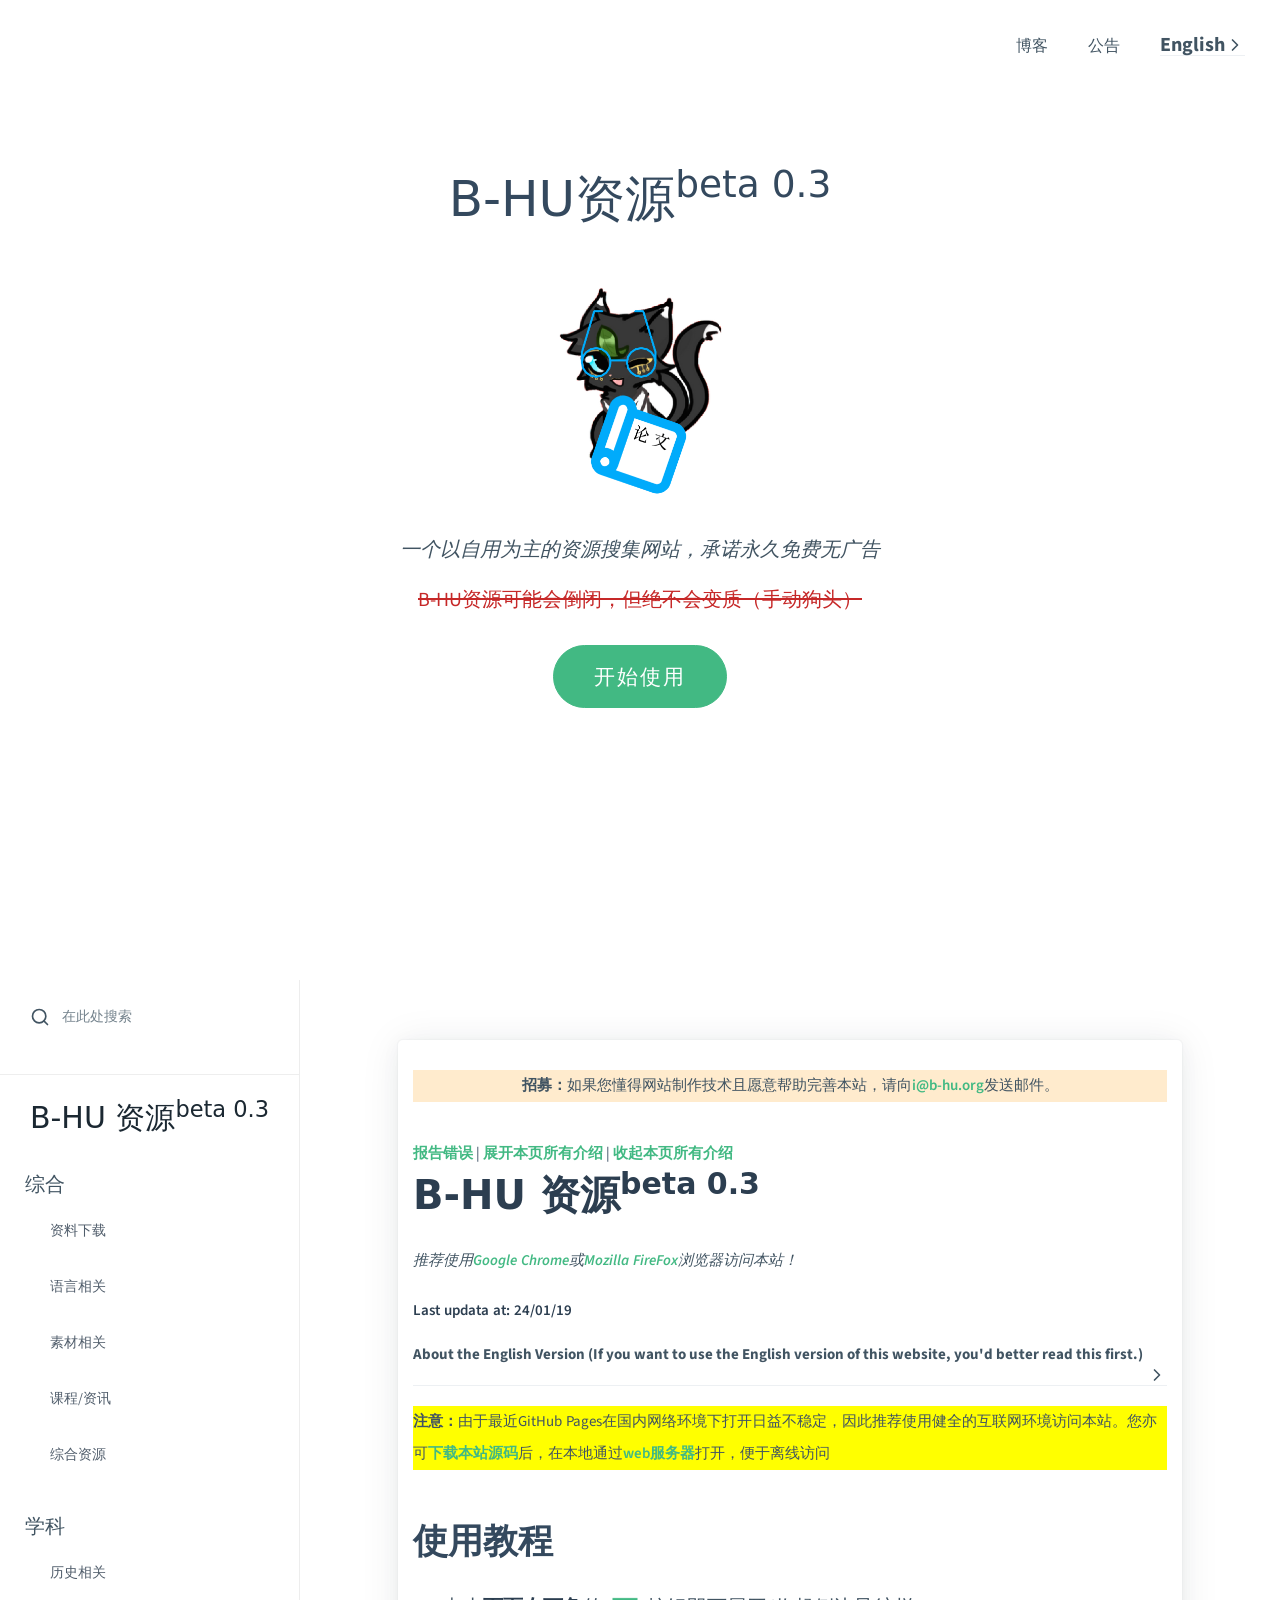
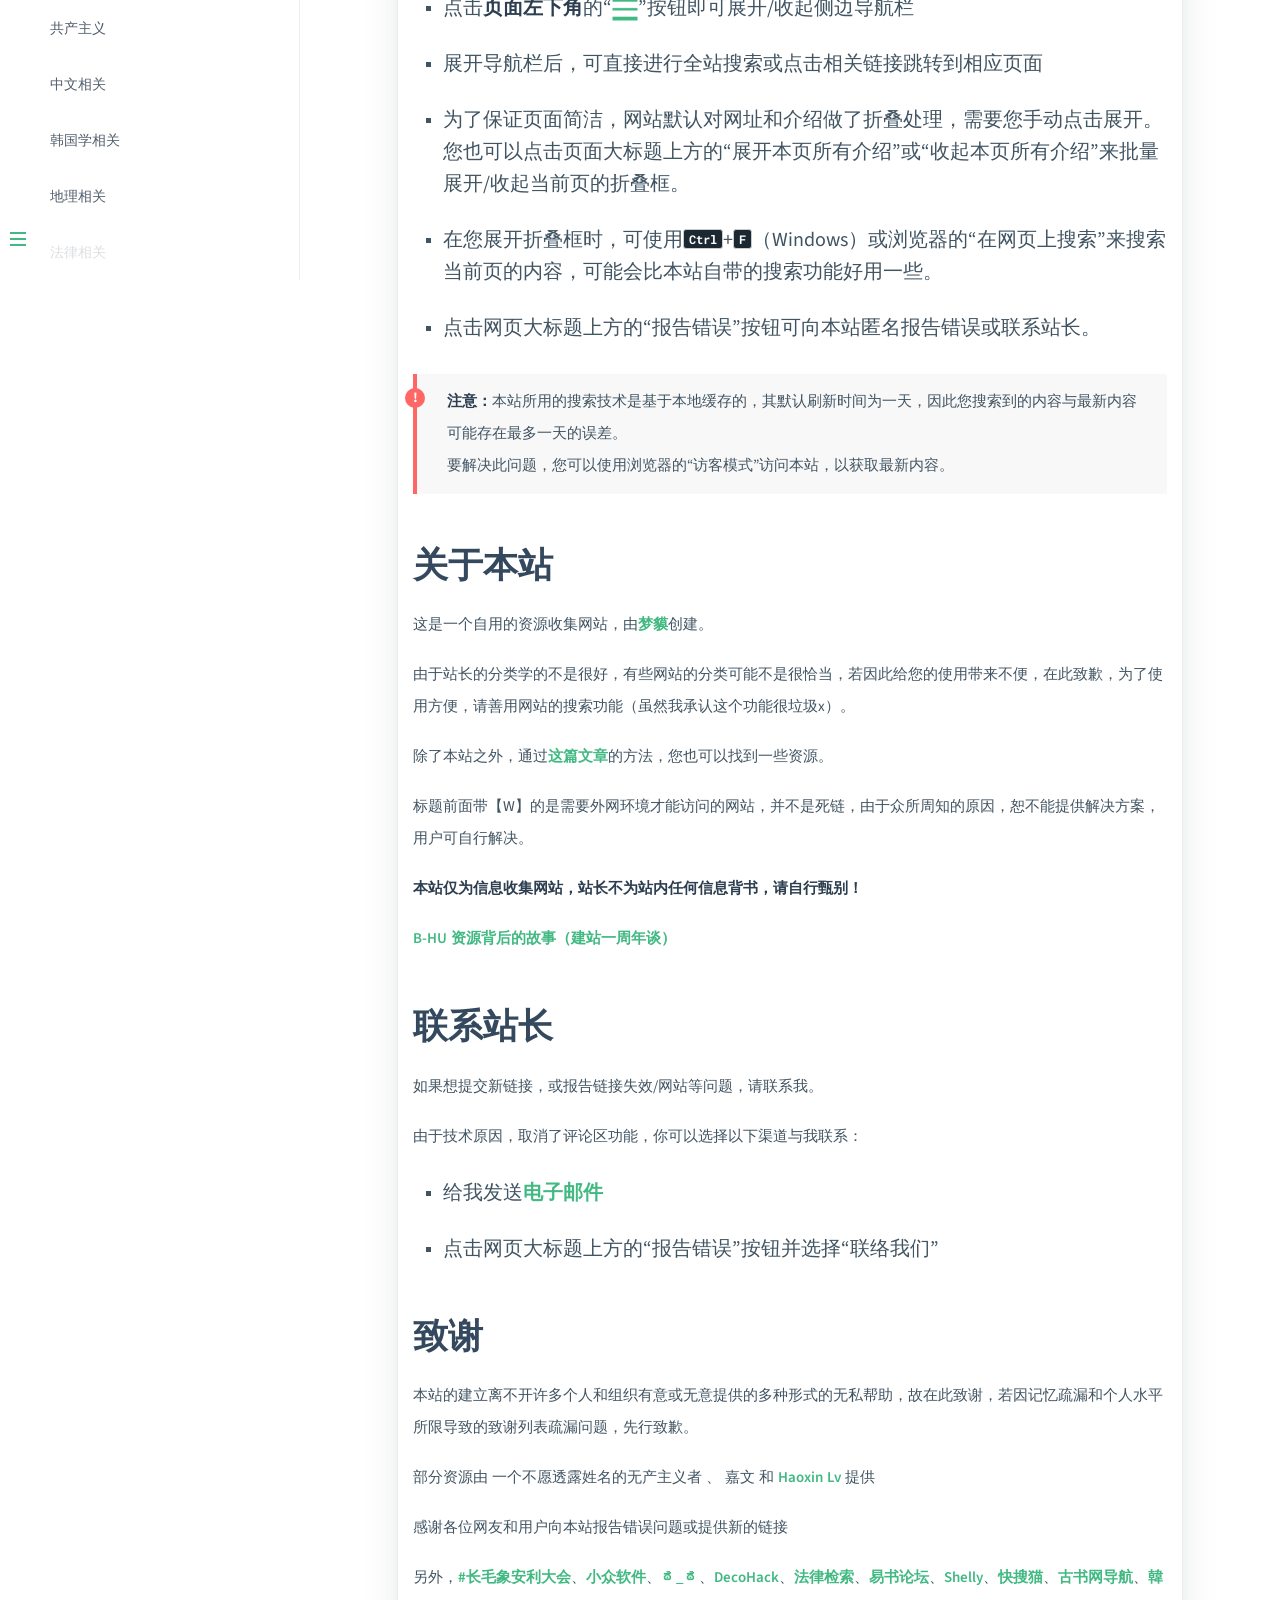
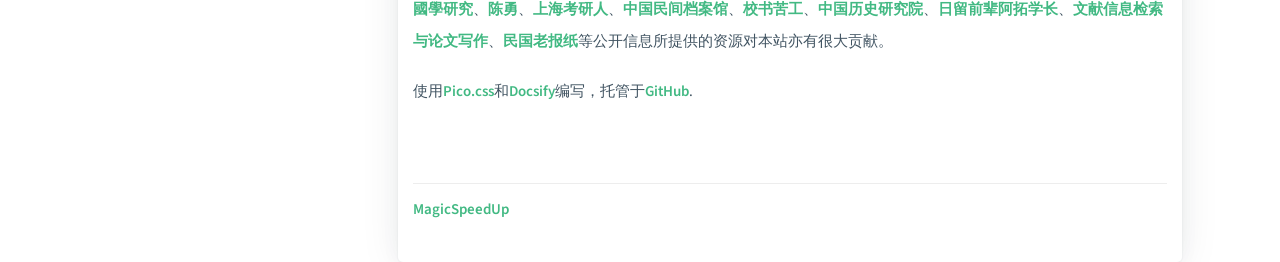
<file: old/beta0_3/index.html>
<!DOCTYPE html>
<html>
<head>
  <meta http-equiv="X-UA-Compatible" content="IE=edge,chrome=1">
  <meta name="viewport" content="width=device-width,initial-scale=1">
  <meta charset="UTF-8">
  <title>B-HU 资源</title>
  <link rel="icon" href="./requirements/icon.png" type="image/x-icon" />
  <link rel="shortcut icon" href="./requirements/icon.png" type="image/x-icon" />
  <link rel="stylesheet" href="./requirements/pico.min.css">
  <link rel="stylesheet" href="./requirements/vue.css" />
</head>
<body>
    <div id="app">加载中···<br/><i>* 如果长时间卡在此界面，请允许网站运行JavaScript脚本</i></div>
    <script>
    window.$docsify = {
        loadNavbar: true,
        loadSidebar: true,
        subMaxLevel: 6,
        coverpage: true,
        auto2top: true,
        relativePath: true,
        name: 'B-HU 资源<sup>beta 0.3</sup>',
        nameLink: '/',
        notFoundPage: true,
        homepage: 'index.md',
        search: {
            maxAge: 86400000,
            paths: 'auto', // or 'auto'
            placeholder: '在此处搜索',
            noData: '没有结果！',
            depth: 6,
            hideOtherSidebarContent: false,
            namespace: 'website-1'
        },
        pagination: {
            previousText: '上一页',
            nextText: '下一页',
            crossChapter: true,
            crossChapterText: true,
        },
        plugins: [
            function(hook, vm) {
                hook.afterEach(function(html) {
                        return (
                        '<p style="background-color: blanchedalmond;padding: auto;text-align: center;"><b>招募：</b>如果您懂得网站制作技术且愿意帮助完善本站，请向<a href="mailto:i@b-hu.org" target="_blank">i@b-hu.org</a>发送邮件。</p><br/><a href="https://forms.office.com/r/AMncKSa0ZD" target="_blank">报告错误</a>&nbsp;|&nbsp;<a onclick="expandAll()">展开本页所有介绍</a>&nbsp;|&nbsp;<a onclick="closeAll()">收起本页所有介绍</a>' +
                        html +
                        '<a href="//s.b-hu.org/#/guide/magicspeedup" target="_blank">MagicSpeedUp</a>'
                        );
                    });
            },
        ],
    };
    </script>
    <script>
        function expandAll() {
    var details = document.getElementsByTagName("details");
    for (var i = 0; i < details.length; i++) {
        details[i].open = true;
    }
}

function closeAll() {
    var details = document.getElementsByTagName("details");
    for (var i = 0; i < details.length; i++) {
        details[i].open = false;
    }
}
    </script>
    <script src="./requirements/docsify-pagination.min.js"></script>
    <script src="./requirements/search.min.js"></script>
    <script src="./requirements/emoji.min.js"></script>
    <script src="./requirements/docsify.js"></script>
<!--不蒜子-->
    <script async src="//busuanzi.ibruce.info/busuanzi/2.3/busuanzi.pure.mini.js"></script>
    <div style="text-align: center;">
        <span id="busuanzi_container_site_pv" style="font-family:Consolas;color:rgba(21,170,191,.6);font-size:12px;">
            访问量：<span id="busuanzi_value_site_pv" style="font-family:Consolas;color:Silver;font-size:12px;"></span>
        </span>
        <span id="busuanzi_container_site_uv" style="font-family:Consolas;color:rgba(21,170,191,.6);font-size:12px;">
            访问人数：<span id="busuanzi_value_site_uv" style="font-family:Consolas;color:Silver;font-size:12px;"></span>
        </span>
    </div>
<!--模板：
<div class="grid">
    <div><details><summary>标题</summary><p>描述<br/><a href="链接" target="_blank" role="button" class="outline">访问网站</a></p></details></div>
    <div><details><summary>标题</summary><p>描述<br/><a href="链接" target="_blank" role="button" class="outline">访问网站</a></p></details></div>
    <div><details><summary>标题</summary><p>描述<br/><a href="链接" target="_blank" role="button" class="outline">访问网站</a></p></details></div>
</div>
-->
<script src="https://res.zvo.cn/translate/translate.js"></script>
    <script>
    translate.setUseVersion2(); //设置使用v2.x 版本
    translate.selectLanguageTag.show = false; // 不显示切换语言的下拉框
    translate.language.setLocal('chinese_simplified');
    translate.listener.start();
    window.onload = function() {setTimeout(function() {translate.execute();}, 1000);};
    //translate.execute();//进行翻译
    </script>
</body>
</html>
</file>
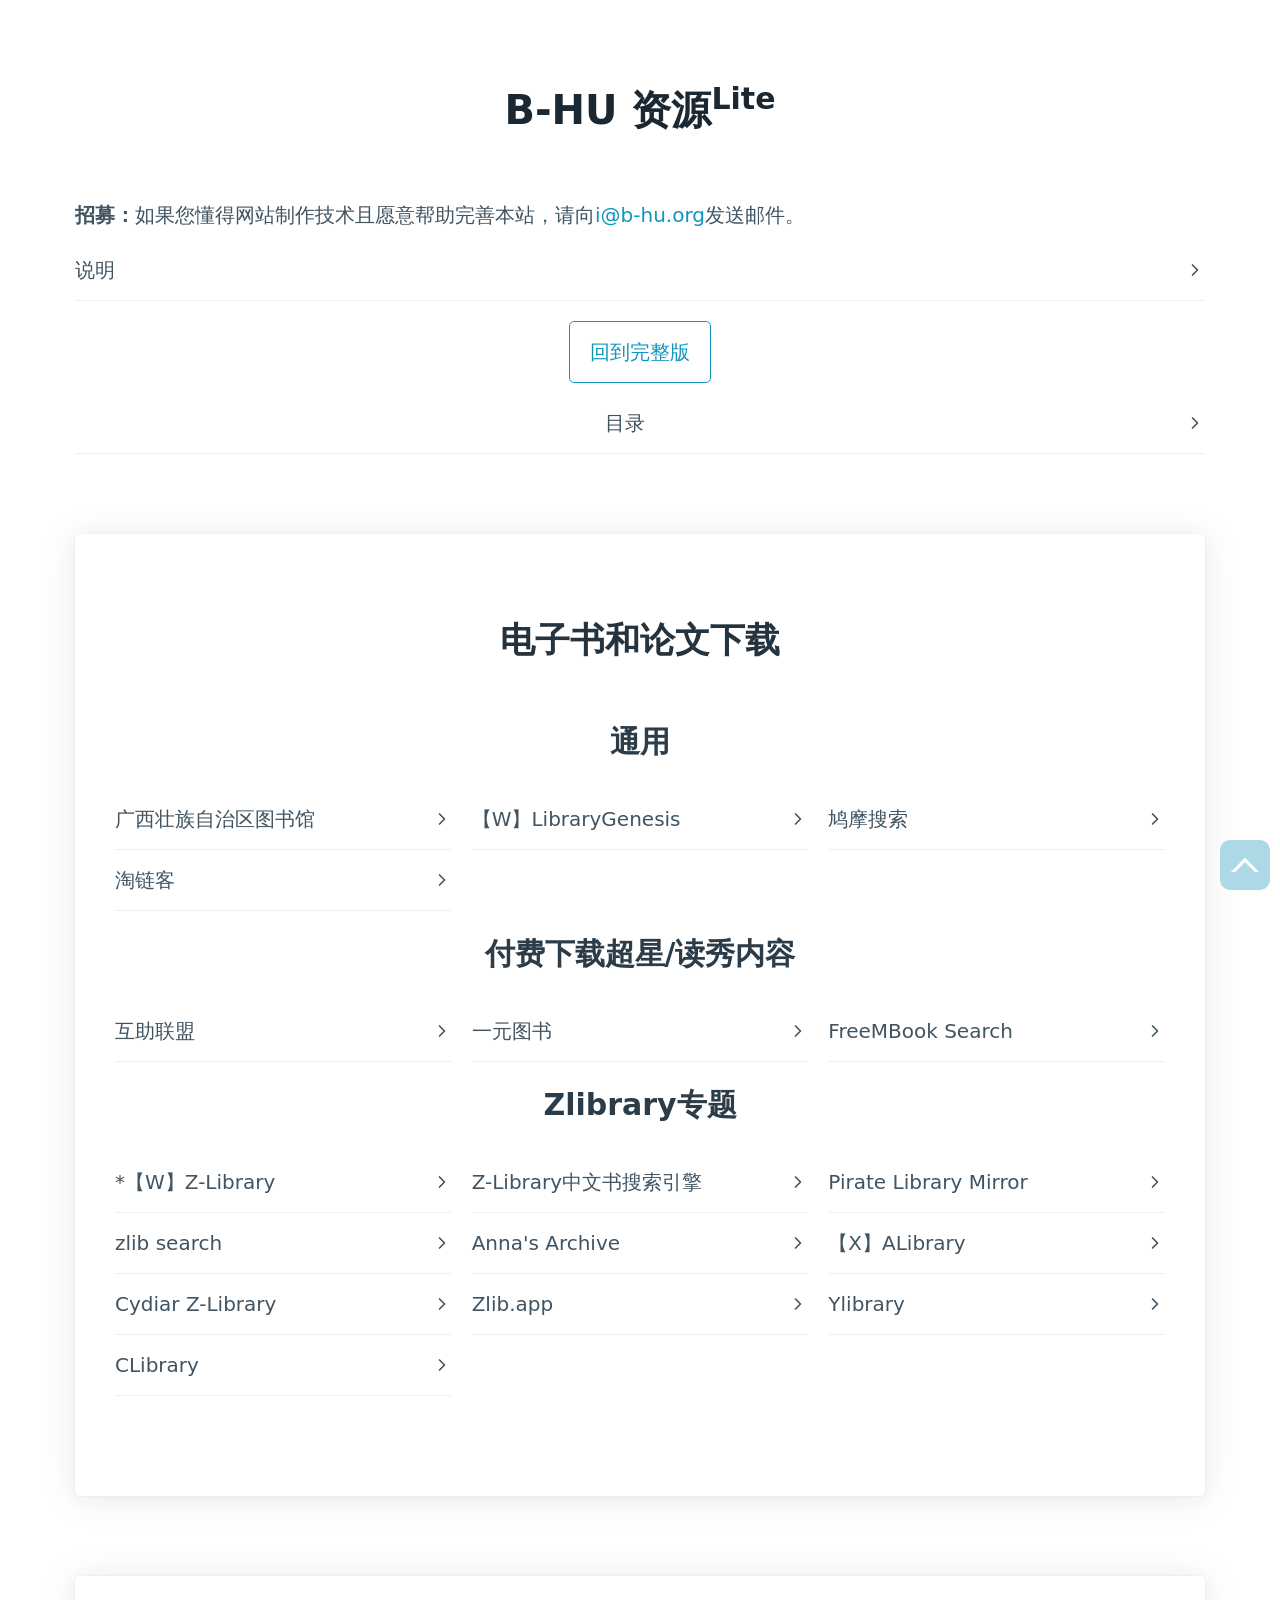
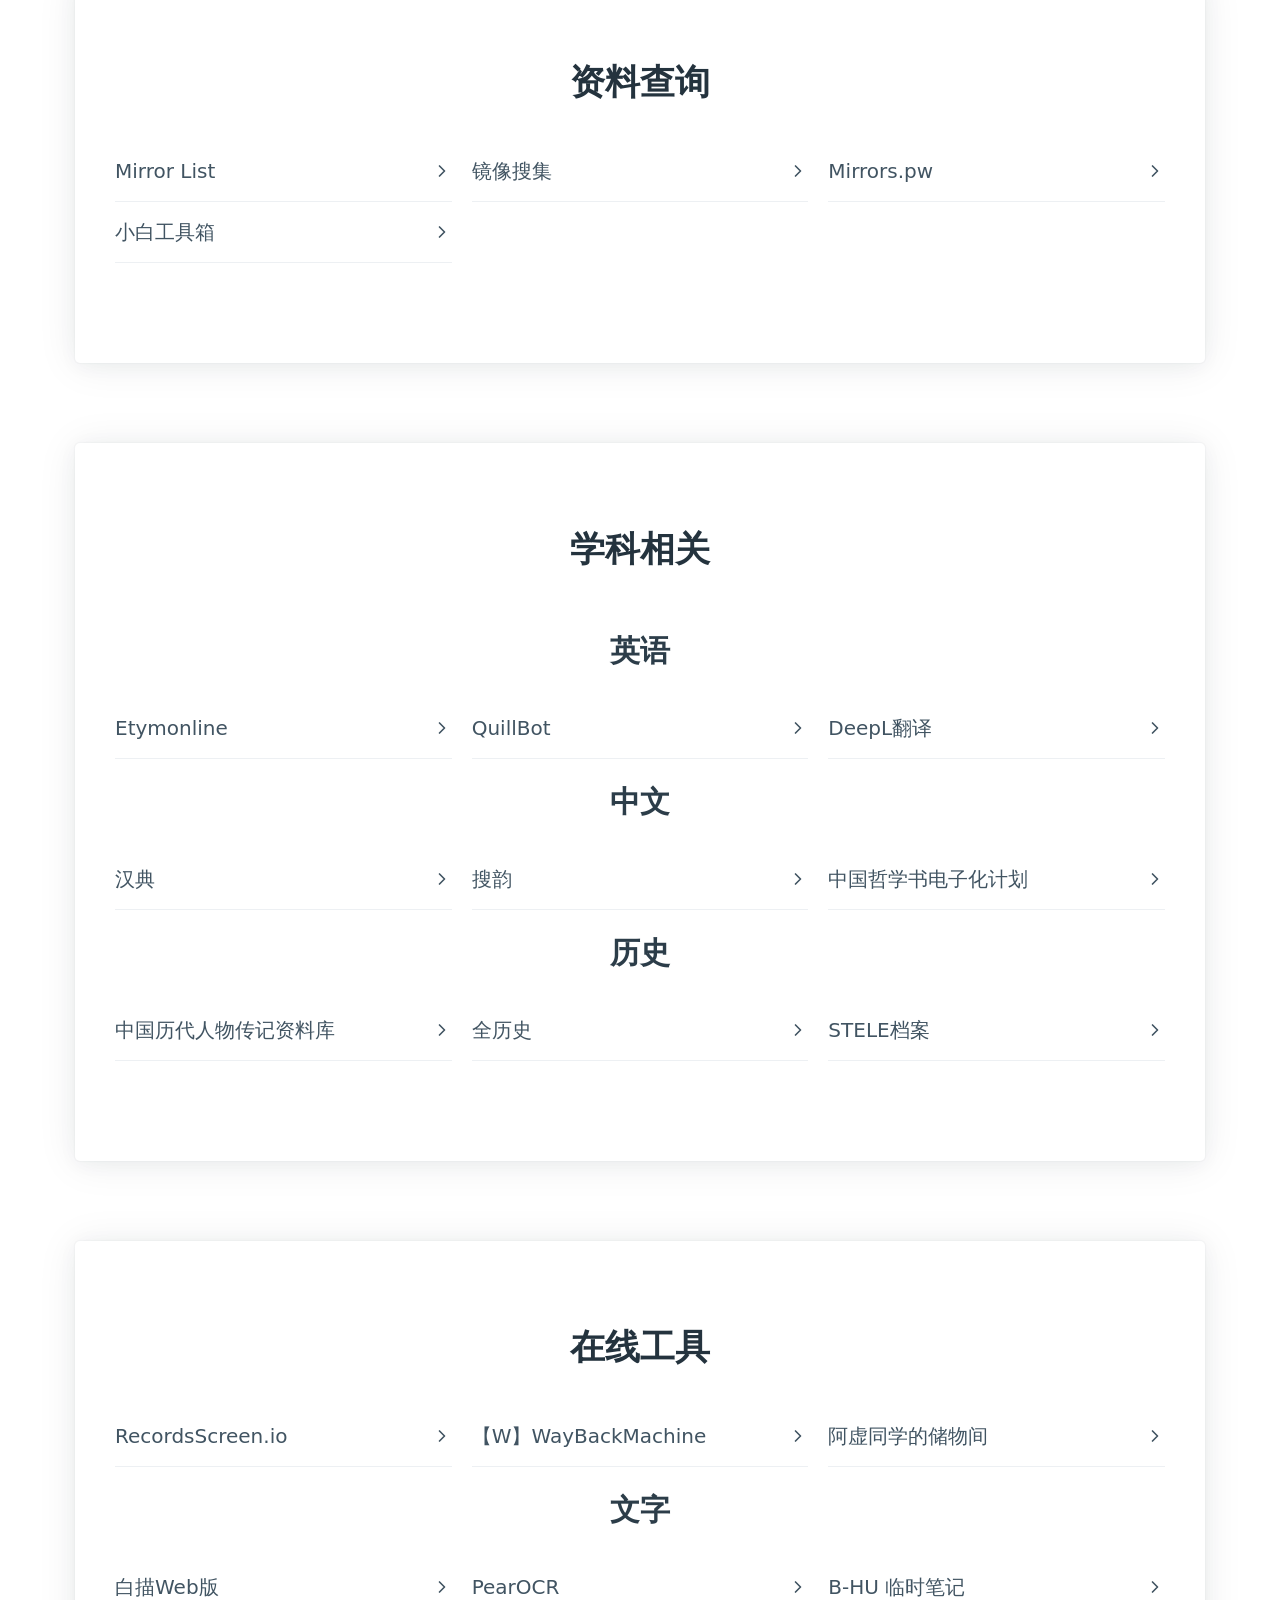
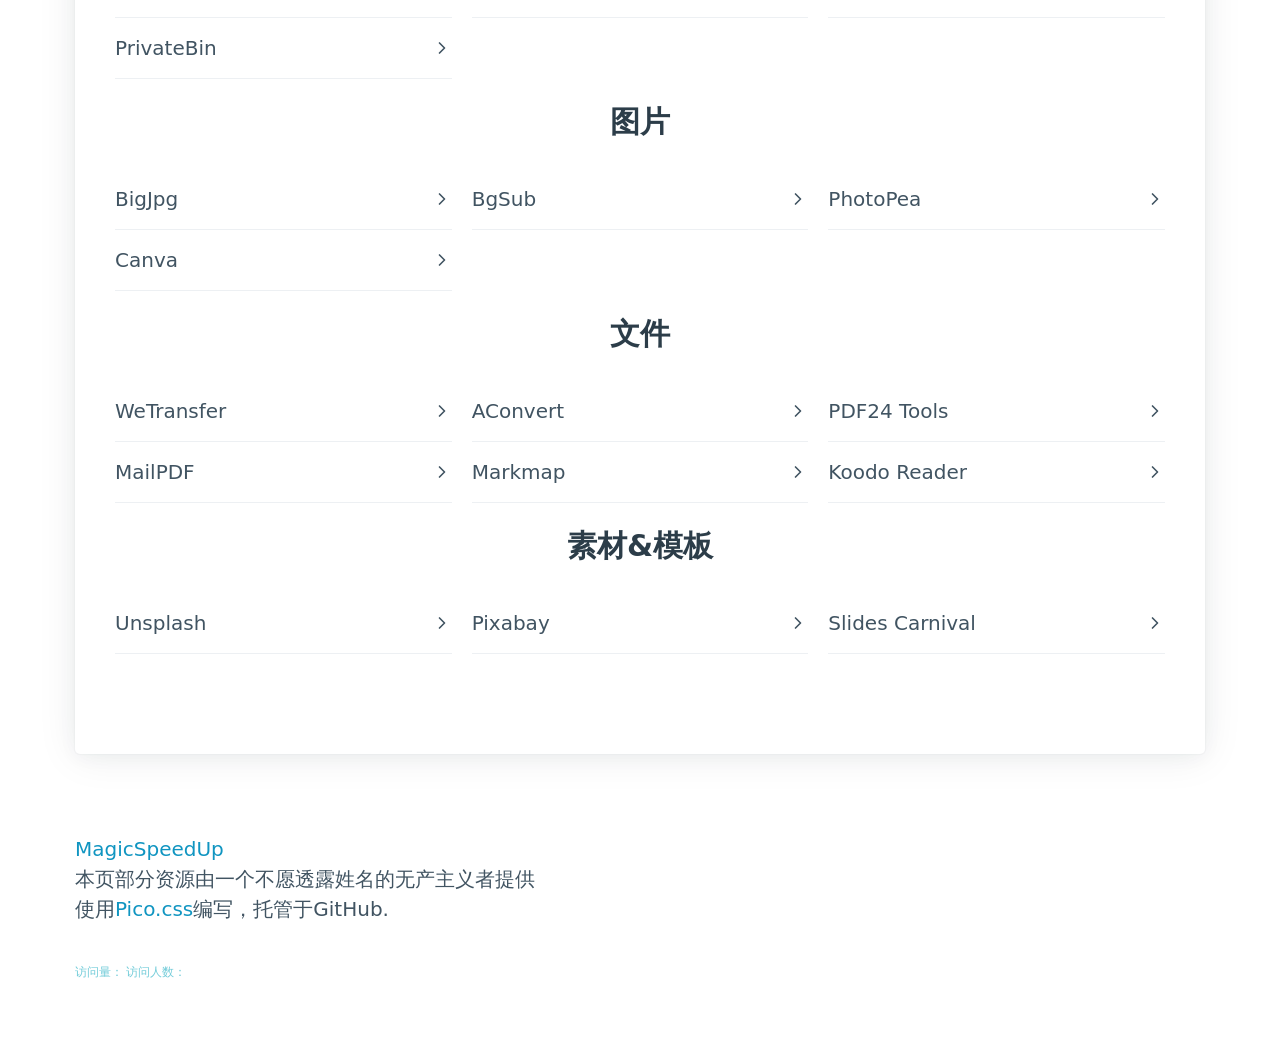
<file: old/lite/index.html>
<!DOCTYPE HTML>
<html>
<head>
<title>B-HU 资源 Lite</title>
<meta charset="utf-8">
<meta name="viewport" content="width=device-width, initial-scale=1">
<link rel="stylesheet" href="./pico.min.css">
<link rel="shortcut icon" href="./icon.png" type="image/x-icon" />
<style>
/*回到顶部按钮*/
    .box{
    position:fixed;
    right:10px;
    bottom: 10px;
    height:50px;
    width: 50px;    
    text-align:center;
    padding-top:20px;    
    background-color: lightblue;
    border-radius: 20%;
    overflow: hidden;
}
.box:hover:before{
    top:50%
}
.box:hover .box-in{
    visibility: hidden;
}
  
.box-in{
    visibility: visible;
    display:inline-block;
    height:20px;
    width: 20px;
    border: 3px solid black;
    border-color: white transparent transparent white;
    transform:rotate(45deg);
}
h1, h2, h3 {
    text-align: center;
}
</style>
</head>
<body id="top">
<main class="container">
        <h1>B-HU 资源<sup>Lite</sup></h1>
        <p><b>招募：</b>如果您懂得网站制作技术且愿意帮助完善本站，请向<a href="mailto:i@b-hu.org" target="_blank">i@b-hu.org</a>发送邮件。</p>
        <div><details><summary>说明</summary><p>有些朋友反应说B-HU资源的内容太杂了，实际用的时候找起来不是很方便，因此我<i>（基于自己和一些朋友的实际使用）</i>制作了这个Lite版，像0.2一样把常用的高频网址收录在此页。这个页面的宗旨是宁缺毋滥，因此收录的链接不会太多。<br/>点击左下角展开菜单即可返回完整版。</p><p><i>如果你想增删这个页面的链接，请直接和站长进行商量，站长的联系方式在网站首页</i></p></details></div>
        <div style="text-align: center;"><a href="../../index.html" target="_blank" role="button" class="outline">回到完整版</a></div><br/>
            <div><details><summary style="text-align: center;">目录</summary><p>
                <ul style="text-align: center;">
                    <li style="list-style-type: none;"><a href="#1">电子书和论文下载</a></li>
                    <li style="list-style-type: none;"><a href="#2">资料查询</a></li>
                    <li style="list-style-type: none;"><a href="#3">学科相关</a></li>
                    <li style="list-style-type: none;"><a href="#4">在线工具</a></li>
                </ul>
            </p></details></div>
            <article>
            <h2 id="1">电子书和论文下载</h2>
                <h3>通用</h3>
                <div class="grid">
                    <div><details><summary>广西壮族自治区图书馆</summary><p>可以免费使用知网、万方、读秀等的数据库，注册一个账号就行。<br/><a href="http://www.gxlib.org.cn/" target="_blank" role="button" class="outline">访问网站</a></p></details></div>
                    <div><details><summary>【W】LibraryGenesis</summary><p>一个可以媲美Sci-hub的神站，LibraryGenesis号称是帮助全人类知识无版权传播的计划，实际上确实如此。网站上论文很多，下载方便，还有很多外文书籍和中文书籍，基本上所有的外文书籍和论文都可以搜到并下载，最近的学术论文也可以下载，几乎每天都在更新！与Sci-hub一样，Librarygenesis也会遇到被封的问题，遇到这个情况，可以尝试等待一会或者换个浏览器。<br/>由于历史原因，LibGen有两个站点，分别由不同的运营者在运营，库的内容也不完全相同。以下的(1)和(2)同属一个运营者，(3)属于另一个运营者。上传书籍推荐去(1)和(2)上传。<br/><a href="http://gen.lib.rus.ec/" target="_blank" role="button" class="outline">访问网站(1)</a><br/><a href="http://libgen.rs/" target="_blank" role="button" class="outline">访问网站(2)</a><br/><a href="https://libgen.gs/" target="_blank" role="button" class="outline">访问网站(3)</a></p></details></div>
                    <div><details><summary>鸠摩搜索</summary><p>国内的电子书搜索引擎，可以找到一些常见的资源。<br/><a href="https://www.jiumodiary.com" target="_blank" role="button" class="outline">访问网站</a></p></details></div>
                </div>
                <div class="grid">
                    <div><details><summary>淘链客</summary><p>一个主要收集文档类资源下载链接的聚合型搜索引擎网站，现在还增加了古籍的搜索接口。下载资源主要是 PDF 格式的电子书，也有一些视频、资料啥的。国内资源大全，无广告直接下载，但有些内容搜索出来已经失效或者文不对题，请自行甄别。<br/><a href="https://www.toplinks.cc/s/" target="_blank" role="button" class="outline">访问网站</a></p></details></div>
                    <div> </div>
                    <div> </div>
                </div>
                <h3>付费下载超星/读秀内容</h3>
                    <div class="grid">
                        <div><details><summary>互助联盟</summary><p>本质上来讲，用这个玩意儿和直接在某宝上花钱买文件并没有什么区别，可能就是它提供了一个油猴脚本，方便一些吧。<br/><a href="https://www.xueshu86.com/" target="_blank" role="button" class="outline">访问网站</a></p></details></div>
                        <div><details><summary>一元图书</summary><p>全国图书馆参考咨询联盟的资源下载网站，1r/本<br/><a href="https://1yuanbook.com/" target="_blank" role="button" class="outline">访问网站</a></p></details></div>
                        <div><details><summary>FreeMBook Search</summary><p>一个可以根据ss号下载超星/读秀数据库电子书的网站<br/><a href="https://freembook.com/" target="_blank" role="button" class="outline">访问网站</a></p></details></div>
                    </div>
                <h3>Zlibrary专题</h3>
                <div class="grid">
                    <div><details><summary>*【W】Z-Library</summary><p>一个免费的电子书共享社区，非注册用户每天可以下载5本，注册后可以下载十本，直接搜索就能用，下载下来的多是PDF/EPUB/MOBI/AZW/AZW3格式的电子书。<br/><b>Zlibrary现在的情况较为复杂，本站为它提供了一个专题界面，具体情况和访问方法请到专题界面查看。</b><br/><a href="#/guide/pages/zlib.md" target="_blank" role="button" class="outline">查看专题界面</a></p></details></div>
                    <div><div><details><summary>Z-Library中文书搜索引擎</summary><p>一个可以搜索并下载Zlibrary中标注为“中文”的书的搜索引擎<br/><a href="https://bk.hallowlib.org/" target="_blank" role="button" class="outline">访问网站</a></p></details></div></div>
                    <div><details><summary>Pirate Library Mirror</summary><p>一个备份了截止到2022-09-25为止的Zlibrary资源的项目，内容只能通过TOR网络访问，需要全部下载后才能搜索。（也有网友提供了一个可以免TOR直接下载的地址）<br/><a href="http://pilimi.org/" target="_blank" role="button" class="outline">访问网站</a><br/><a href="https://pangniao.net/Pirate-Library-Mirror.html" target="_blank" role="button" class="outline">第三方免TOR地址</a></p></details></div>
                </div>
                <div class="grid">
                    <div><details><summary>zlib search</summary><p>一个Zlibrary资源的搜索网站<br/><a href="https://zlibsearch.1kbtool.com/" target="_blank" role="button" class="outline">访问网站</a></p></details></div>
                    <div><details><summary>Anna's Archive</summary><p>基于Pirate Library Mirror资源做的一个搜索引擎<br/><a href="https://annas-archive.org/search" target="_blank" role="button" class="outline">访问网站</a></p></details></div>
                    <div><details><summary>【X】ALibrary</summary><p>另一个Zlibrary镜像项目。<br/><i><b>备注：</b>这个网站似乎是个盗链网站，用的是zlib.download的链接，但已经被原网站屏蔽了，因此只能搜索，不能下载，仅在此列出，不鼓励也不支持这种盗链行为。</i><br/><a href="https://alibrary.top/" target="_blank" role="button" class="outline">访问网站</a></p></details></div>
                </div>
                <div class="grid">
                    <div><details><summary>Cydiar Z-Library</summary><p>另一个Zlibrary的镜像项目<br/><a href="https://zlib.cydiar.com/" target="_blank" role="button" class="outline">访问网站</a></p></details></div>
                    <div><details><summary>Zlib.app</summary><p>一个Zlibrary的在线接口<br/><a href="https://zlib.app/" target="_blank" role="button" class="outline">项目主页</a><br/><a href="https://search.zhelper.net/?[{%22name%22:%22zlib.app%22,%22url%22:%22https://api.zlib.app%22,%22type%22:%22full%22,%22sensitive%22:false,%22detail%22:false,%22download%22:%22https://d.zlib.app/download/%22}]" target="_blank" role="button" class="outline">搜索地址</a></p></details></div>
                    <div><details><summary>Ylibrary</summary><p>另一个去中心化的图书搜索项目，有一部分zlib的数据库<br/><a href="https://ylibrary.org/" target="_blank" role="button" class="outline">项目主页</a><br/><a href="https://search.zhelper.net/?%5B%7B%22name%22:%22Ylibrary%22,%22url%22:%22https://api.ylibrary.org%22,%22type%22:%22full%22,%22sensitive%22:false,%22detail%22:true%7D%5D" target="_blank" role="button" class="outline">搜索地址</a></p></details></div>
                </div>
                <div class="grid">
                    <div><details><summary>CLibrary</summary><p>2022年9月建立的中文数字图书馆,图书来自Z-Library.<br/><a href="https://clibrary.top/" target="_blank" role="button" class="outline">访问网站</a></p></details></div>
                    <div> </div>
                    <div> </div>
                </div>
                </article>
            </article>
            <article>
            <h2 id="2">资料查询</h2>
                <div class="grid">
                    <div><details><summary>Mirror List</summary><p>这是一个由私人维护的镜像站列表，其中包含了中国大陆可直接访问的Google Search、Google Scholar、Wayback Machine（网页时光机）、DuckDuckGo（另一个搜索引擎）、Github、OpenSources镜像。如果网站不能访问，也可以直接访问它的GitHub仓库【W】。<br/><a href="https://www.library.ac.cn/" target="_blank" role="button" class="outline">访问网站</a><br/><a href="https://github.com/librarycloud/list" target="_blank" role="button" class="outline">GitHub仓库</a></p></details></div>
                    <div><details><summary>镜像搜集</summary><p>一个搜集了谷歌搜索、谷歌学术、GitHub、维基百科、Zlibrary、Sci-Hub和libgen镜像资源的网站<br/><a href="https://mirrors.zhelper.net/" target="_blank" role="button" class="outline">访问网站</a></p></details></div>
                    <div><details><summary>Mirrors.pw</summary><p>一个免费国外网站反向代理网站，提供Google、Google Scholar、Wikipedia、Telegraph等网站的镜像服务<br/><a href="https://mirrors.pw/" target="_blank" role="button" class="outline">访问网站</a></p></details></div>
                </div>
                <div class="grid">
                    <div><details><summary>小白工具箱</summary><p>一个搜集了SCIHub、ZLibrary、LibGen、Google和Google学术等网站镜像站的网站。<br/><a href="https://www.ooopn.com/" target="_blank" role="button" class="outline">访问网站</a></p></details></div>
                    <div> </div>
                    <div> </div>
                </div>
            </article>
            <article id="3">
            <h2>学科相关</h2>
                <h3>英语</h3>
                    <div class="grid">
                        <div><details><summary>Etymonline</summary><p>一个可以查英语单词来源的网站<br/><a href="https://www.etymonline.com/" target="_blank" role="button" class="outline">访问网站</a></p></details></div>
                        <div><details><summary>QuillBot</summary><p>是一个paraphrase软件。把自己写的英语句子放进去，就会出來更好的版本，比如説词汇更加多样，结构更加清晰。如果自己不满意，还会提供近义词替换等其他操作。<br/><a href="https://quillbot.com/" target="_blank" role="button" class="outline">访问网站</a></p></details></div>
                        <div><details><summary>DeepL翻译</summary><p>号称是全世界最准确的翻译网站。<br/><a href="https://www.deepl.com/translator" target="_blank" role="button" class="outline">访问网站</a></p></details></div>
                    </div>
                <h3>中文</h3>
                    <div class="grid">
                        <div><details><summary>汉典</summary><p>汉典是一个有着巨大容量的字、词、词组、成语及其他中文语言文字形式的免费在线辞典。 <br/><a href="https://www.zdic.net/" target="_blank" role="button" class="outline">访问网站</a></p></details></div>
                        <div><details><summary>搜韵</summary><p>一个诗词门户网站，支持多种方式的检索<br/><a href="https://sou-yun.cn/" target="_blank" role="button" class="outline">访问网站</a></p></details></div>
                        <div><details><summary>中国哲学书电子化计划</summary><p>一个线上开放电子图书馆，为中外学者提供中国历代传世文献，力图超越印刷媒体限制，通过电子科技探索新方式与古代文献进行沟通。收藏的文本已超过三万部著作，并有五十亿字之多，故为历代中文文献资料库最大者。<br/><a href="https://ctext.org/zh" target="_blank" role="button" class="outline">访问网站</a></p></details></div>
                </div>
                <h3>历史</h3>
                    <div class="grid">
                        <div><details><summary>中国历代人物传记资料库</summary><p>复旦和哈佛合作的历史人物传记数据库。（API查询在name=后面输入人名/拼音[需要带空格]就行）<br/><a href="https://projects.iq.harvard.edu/chinesecbdb" target="_blank" role="button" class="outline">访问网站</a><br/><a href="https://cbdb.fas.harvard.edu/cbdbapi/person.php?name=" target="_blank" role="button" class="outline">API查询</a></p></details></div>
                        <div><details><summary>全历史</summary><p>一个可以很方便的查询时空地图和人物关系图谱的网站，也有app<br/><a href="https://www.allhistory.com/" target="_blank" role="button" class="outline">访问网站</a></p></details></div>
                        <div><details><summary>STELE档案</summary><p>中国铁路地图作者的另一个项目，基于OSM数据的中国文化自然遗产数据可视化实验，可以查询中国境内的文化自然遗产。<br/><a href="http://stele.geogv.org/zhcn/about" target="_blank" role="button" class="outline">访问网站</a></p></details></div>
                    </div>
            </article>
            <article>
            <h2 id="4">在线工具</h2>
                <div class="grid">
                    <div><details><summary>RecordsScreen.io</summary><p>一款不需要安装就能使用的在线录屏工具，支持录制整个屏幕、浏览器、指定标签页，支持前置摄像头，无需下载任何安装包，有浏览器、有网就能录屏。但不能关掉麦克风声音，输出是视频格式是webm。<br/><a href="https://recordscreen.io/" target="_blank" role="button" class="outline">访问网站</a></p></details></div>
                    <div><details><summary>【W】WayBackMachine</summary><p>老牌网站存档网站，可以找到很多网页的备份<br/><a href="https://archive.org/web/" target="_blank" role="button" class="outline">访问网站</a></p></details></div>
                    <div><details><summary>阿虚同学的储物间</summary><p>另一个资源搜集网站，还提供软件下载和文章教程。<br/><a href="https://axutongxue.com/" target="_blank" role="button" class="outline">访问网站</a><br/><a href="https://axutongxue.net/" target="_blank" role="button" class="outline">备用链接</a></p></details></div>
                </div>
                <h3>文字</h3>
                    <div class="grid">
                        <div><details><summary>白描Web版</summary><p>知名OCR软件白描的web版<br/><a href="https://web.baimiaoapp.com/" target="_blank" role="button" class="outline">访问网站</a></p></details></div>
                        <div><details><summary>PearOCR</summary><p>一款免费无限制的在线 OCR 工具，最大特色是使用自己的 OCR 识别引擎，全部识别过程在浏览器本地完成，不受限于需要付费的大厂 API 服务。<br/><a href="https://pearocr.com/" target="_blank" role="button" class="outline">访问网站</a></p></details></div>
                        <div><details><summary>B-HU 临时笔记</summary><p>由梦貘维护的临时笔记平台，无需登录，免费使用，临时在两台设备之间传输文件很方便。<br/><a href="http://t.b-hu.org/note/i.html" target="_blank" role="button" class="outline">访问网站</a></p></details></div>
                    </div>
                    <div class="grid">
                        <div><details><summary>PrivateBin</summary><p>PrivateBin 是一个极简、开源、对粘贴内容毫不知情的在线粘贴板，数据在浏览器内进行 AES-256 加密和解密。<br/><a href="https://privatebin.net/" target="_blank" role="button" class="outline">访问网站</a></p></details></div>
                        <div> </div>
                        <div> </div>
                    </div>
                <h3>图片</h3>
                    <div class="grid">
                        <div><details><summary>BigJpg</summary><p>一款免费的AI图片放大工具。<br/><a href="https://bigjpg.com/" target="_blank" role="button" class="outline">访问网站</a></p></details></div>
                        <div><details><summary>BgSub</summary><p>一个最高 4096×4096 分辨率、无数据上传，免费的去背景、换背景、抠图工具<br/><a href="https://bgsub.cn/" target="_blank" role="button" class="outline">访问网站（国内）</a><br/><a href="https://bgsub.com/" target="_blank" role="button" class="outline">访问网站（国际）</a></p></details></div>
                        <div><details><summary>PhotoPea</summary><p>一个在线版PS，有笔刷有图层，可以开PSD档<br/><a href="https://www.photopea.com/" target="_blank" role="button" class="outline">访问网站</a></p></details></div>
                    </div>
                    <div class="grid">
                        <div><details><summary>Canva</summary><p>一个排版网站，啥都可以排，无水印，PPT（只能下载PDF文件），模板丰富，上手容易。<br/><a href="https://www.canva.com/zh_cn/" target="_blank" role="button" class="outline">访问网站</a></p></details></div>
                        <div> </div>
                        <div> </div>
                    </div>
                <h3>文件</h3>
                    <div class="grid">
                        <div><details><summary>WeTransfer</summary><p>免费且开箱即用的临时文件传输网站。<br/><a href="https://wetransfer.com/" target="_blank" role="button" class="outline">访问网站</a></p></details></div>
                        <div><details><summary>AConvert</summary><p>免费且开箱即用的在线格式转换软件（基本上啥都能转）。<br/><a href="https://www.aconvert.com/" target="_blank" role="button" class="outline">访问网站</a></p></details></div>
                        <div><details><summary>PDF24 Tools</summary><p>一个PDF处理网站（有软件），可以合并切割排序压缩解密添加电子签名格式转换，功能应有尽有而且没有文件大小数量的限制，而且完全免费。<br/><a href="https://tools.pdf24.org/zh/" target="_blank" role="button" class="outline">访问网站</a></p></details></div>
                    </div>
                    <div class="grid">
                        <div><div><details><summary>MailPDF</summary><p>一个可以在线分享pdf文件的网站，注册了之后上传自己的pdf文件，设置浏览次数和单次浏览时间，之后就可以生成一个分享链接，别人点开就可以在线直接浏览pdf内容<br/><a href="https://pdf.maitube.com/#page-top" target="_blank" role="button" class="outline">访问网站</a></p></details></div></div>
                        <div><details><summary>Markmap</summary><p>一个可以用Markdown写思维导图的网站！（可以在线使用！）<br/><a href="https://markmap.js.org/" target="_blank" role="button" class="outline">访问网站</a></p></details></div>
                        <div><details><summary>Koodo Reader</summary><p>一个跨平台的电子书阅读器，支持多种电子书格式（这个是web版）<br/><a href="https://reader.960960.xyz/" target="_blank" role="button" class="outline">访问网站</a><br/><a href="https://github.com/troyeguo/koodo-reader" target="_blank" role="button" class="outline">访问仓库</a></p></details></div>
                    </div>
                <h3>素材&模板</h3>
                    <div class="grid">
                        <div><details><summary>Unsplash</summary><p>一个免费的照片共享网站。<br/><a href="https://unsplash.com/" target="_blank" role="button" class="outline">访问网站</a></p></details></div>
                        <div><details><summary>Pixabay</summary><p>免费无版权的正版高清图片素材库。<br/><a href="https://pixabay.com/zh/" target="_blank" role="button" class="outline">访问网站</a></p></details></div>
                        <div><details><summary>Slides Carnival</summary><p>一个PPT模板网站，很商业，可以选主题，也可以在Google云端硬盘上用<br/>Google的PPT在投影那栏下面有主题编辑器，可以找一找，那边可以改变一切配色版面素材<br/><a href="https://www.slidescarnival.com/" target="_blank" role="button" class="outline">访问网站</a></p></details></div>
                    </div>
            </article>
        <p><a href="../#/guide/magicspeedup" target="_blank">MagicSpeedUp</a><br/>本页部分资源由一个不愿透露姓名的无产主义者提供<br/>使用<a href="https://picocss.com/" target="_blank">Pico.css</a>编写，托管于GitHub.</p>
<!--不算子-->
    <script async src="//busuanzi.ibruce.info/busuanzi/2.3/busuanzi.pure.mini.js"></script>
        <div text-align="center">
	        <span id="busuanzi_container_site_pv" style="font-family:Consolas;color:rgba(21,170,191,.6);font-size:12px;">
		        访问量：<span id="busuanzi_value_site_pv" style="font-family:Consolas;color:Silver;font-size:12px;"></span>
	        </span>
	        <span id="busuanzi_container_site_uv" style="font-family:Consolas;color:rgba(21,170,191,.6);font-size:12px;">
		        访问人数：<span id="busuanzi_value_site_uv" style="font-family:Consolas;color:Silver;font-size:12px;"></span>
	        </span>
        </div>
</main>
<a href="#top"><div id="box" class="box">
    <div class="box-in"></div>
</div></a>
</body>
<!--模板：
    <article>
        <div class="grid">
            <div><details><summary>标题</summary><p>描述<br/><a href="链接" target="_blank" role="button" class="outline">访问网站</a></p></details></div>
            <div><details><summary>标题</summary><p>描述<br/><a href="链接" target="_blank" role="button" class="outline">访问网站</a></p></details></div>
            <div><details><summary>标题</summary><p>描述<br/><a href="链接" target="_blank" role="button" class="outline">访问网站</a></p></details></div>
        </div>
    </article>
-->
</html>
</file>
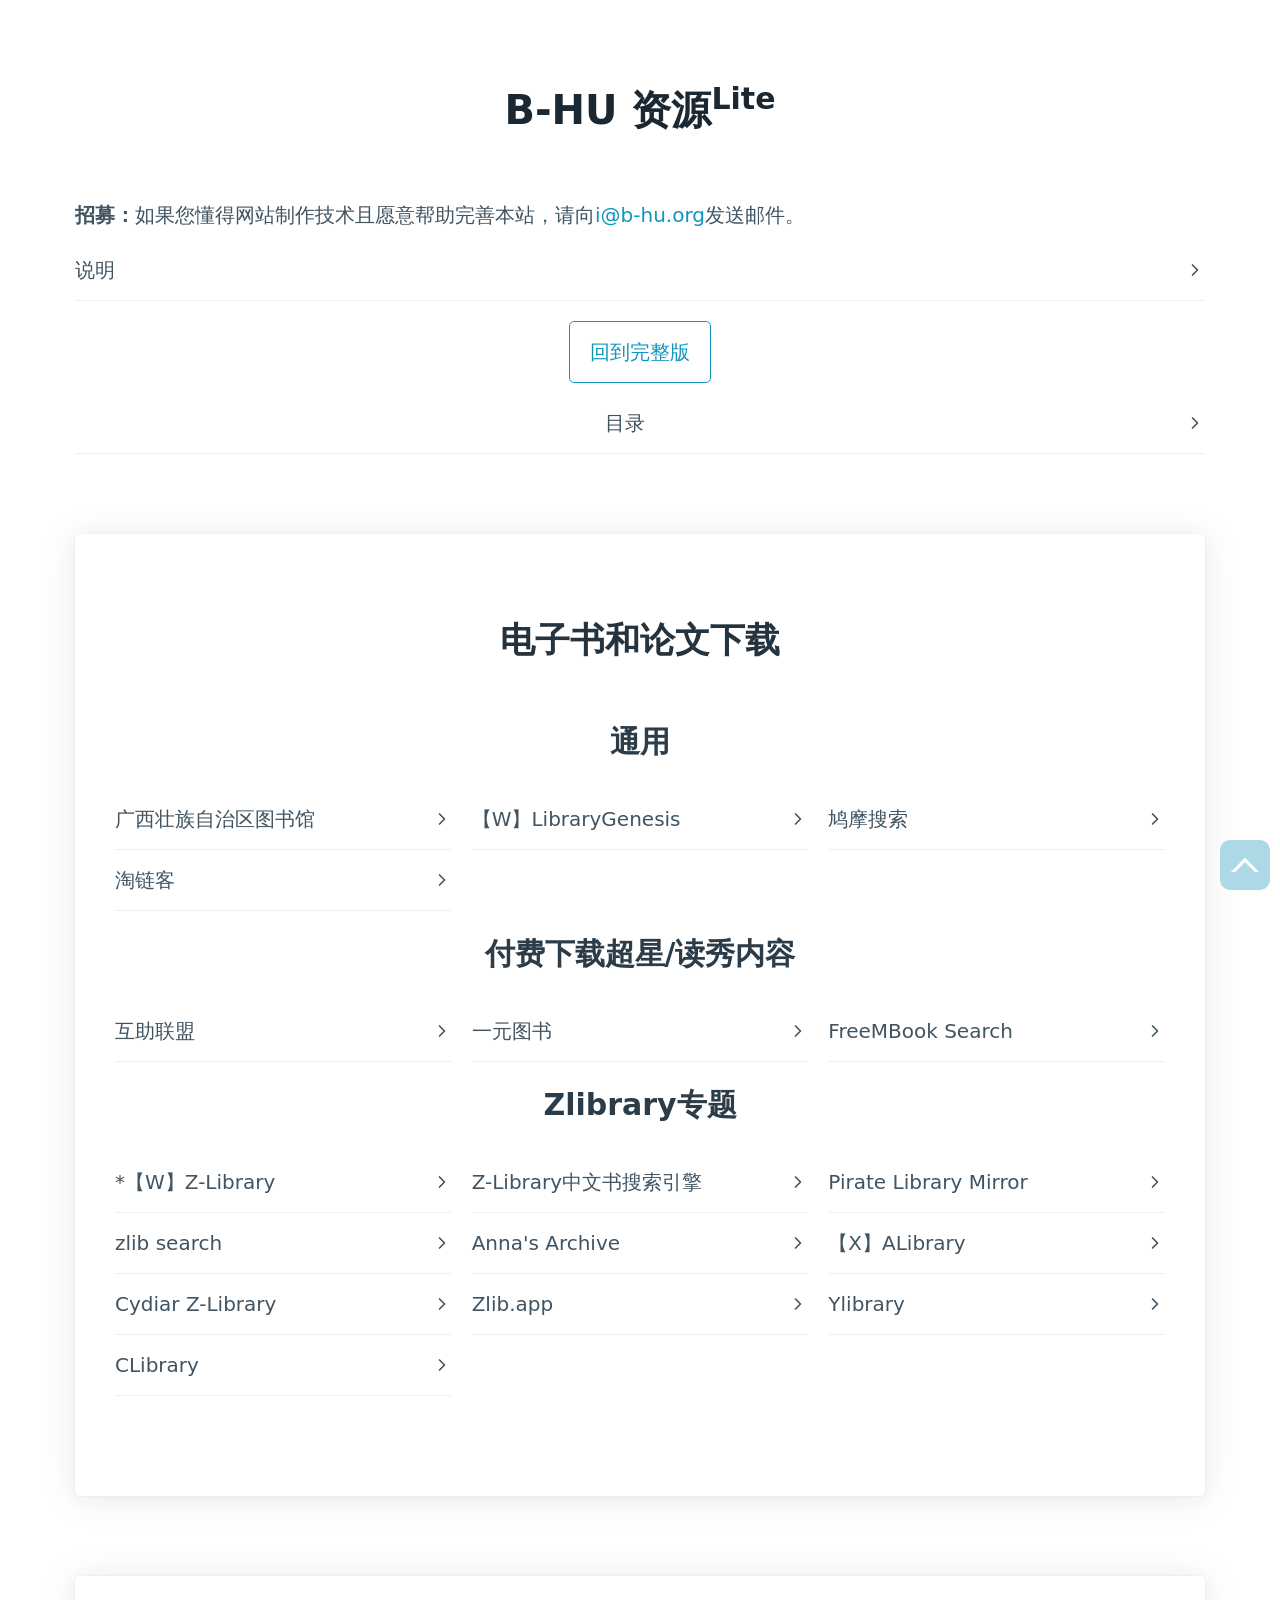
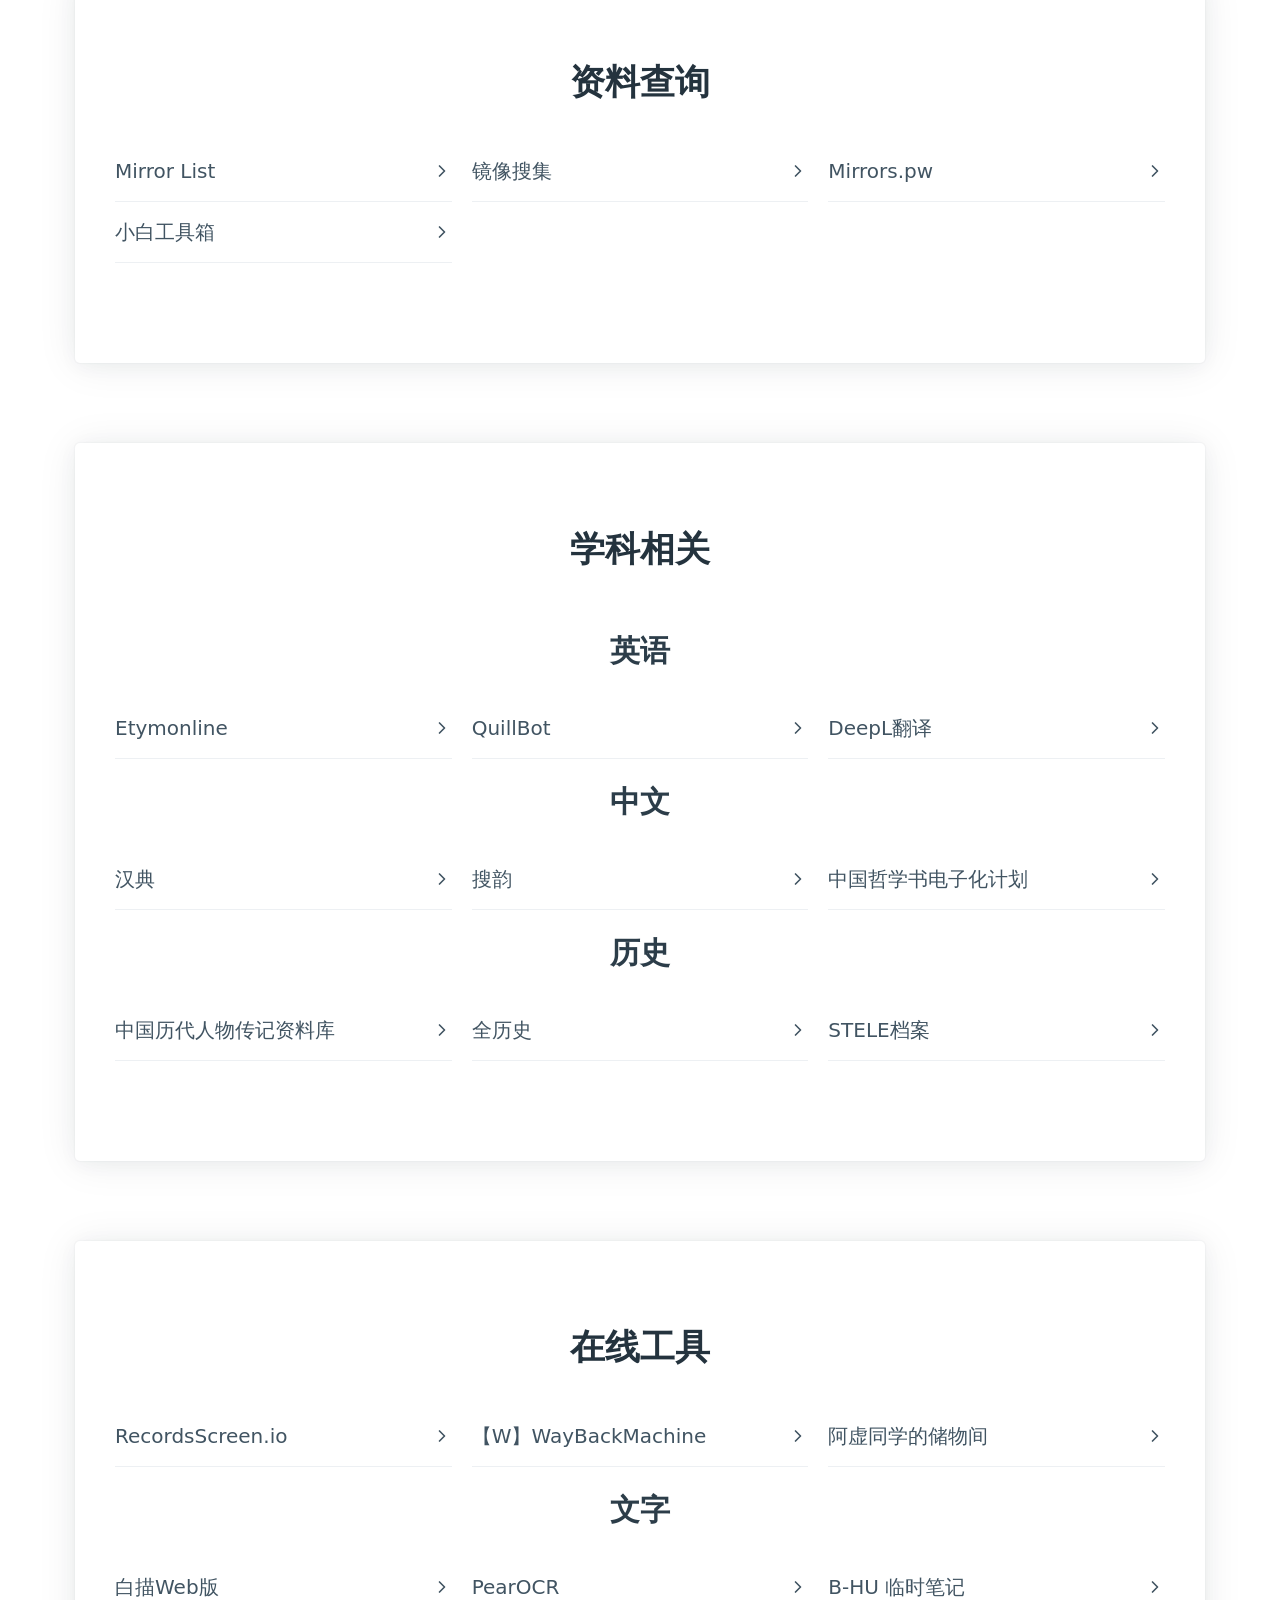
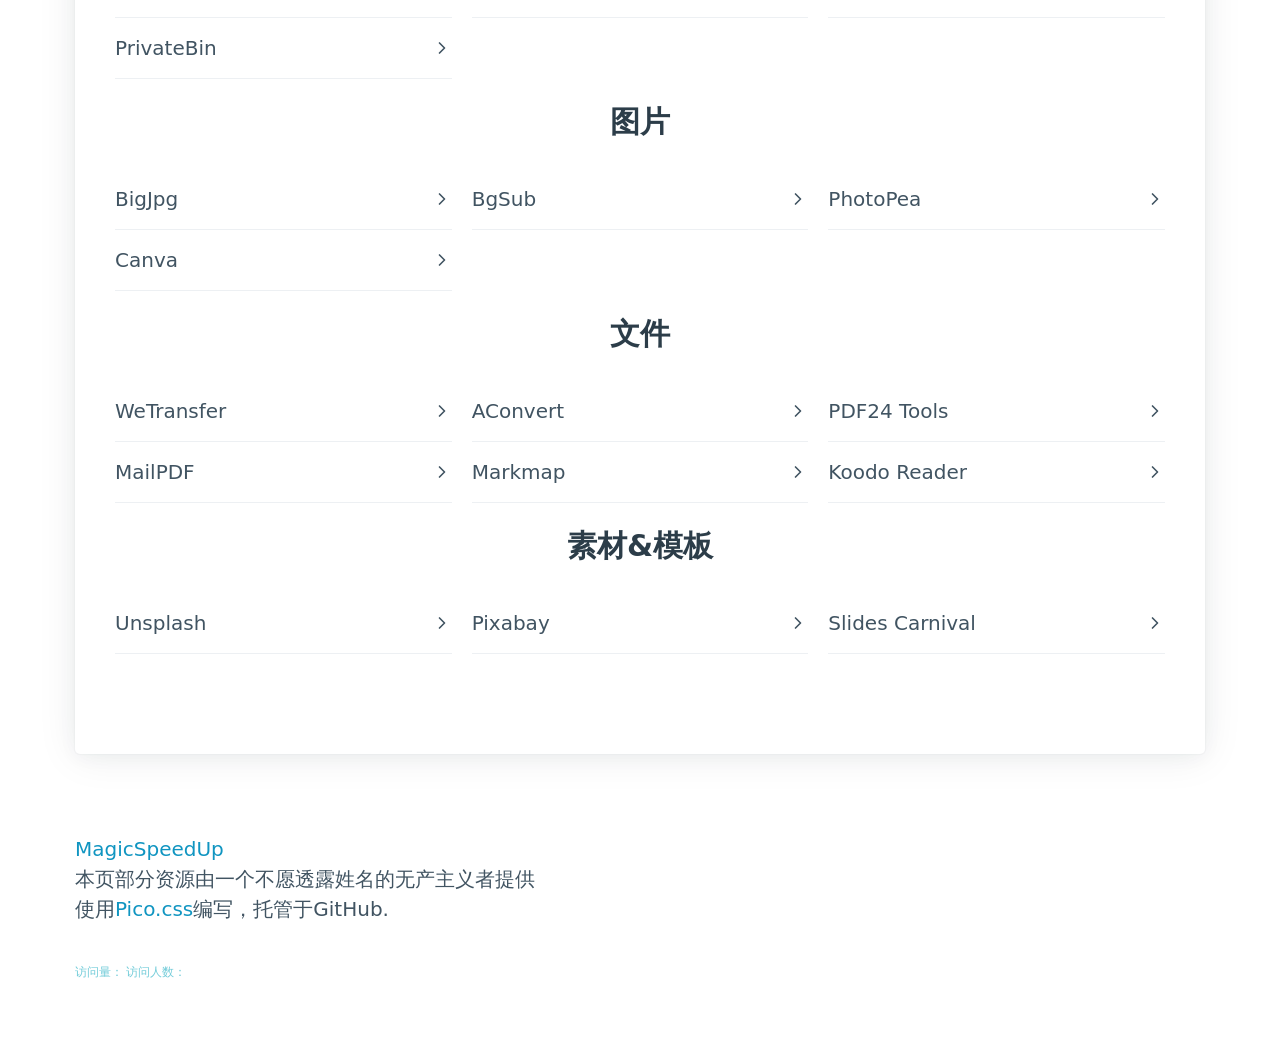
<file: old/beta0_3/old/lite/index.html>
<!DOCTYPE HTML>
<html>
<head>
<title>B-HU 资源 Lite</title>
<meta charset="utf-8">
<meta name="viewport" content="width=device-width, initial-scale=1">
<link rel="stylesheet" href="../../requirements/pico.min.css">
<link rel="shortcut icon" href="../../requirements/icon.png" type="image/x-icon" />
<style>
/*回到顶部按钮*/
    .box{
    position:fixed;
    right:10px;
    bottom: 10px;
    height:50px;
    width: 50px;    
    text-align:center;
    padding-top:20px;    
    background-color: lightblue;
    border-radius: 20%;
    overflow: hidden;
}
.box:hover:before{
    top:50%
}
.box:hover .box-in{
    visibility: hidden;
}
  
.box-in{
    visibility: visible;
    display:inline-block;
    height:20px;
    width: 20px;
    border: 3px solid black;
    border-color: white transparent transparent white;
    transform:rotate(45deg);
}
h1, h2, h3 {
    text-align: center;
}
</style>
</head>
<body id="top">
<main class="container">
        <h1>B-HU 资源<sup>Lite</sup></h1>
        <p><b>招募：</b>如果您懂得网站制作技术且愿意帮助完善本站，请向<a href="mailto:i@b-hu.org" target="_blank">i@b-hu.org</a>发送邮件。</p>
        <div><details><summary>说明</summary><p>有些朋友反应说B-HU资源的内容太杂了，实际用的时候找起来不是很方便，因此我<i>（基于自己和一些朋友的实际使用）</i>制作了这个Lite版，像0.2一样把常用的高频网址收录在此页。这个页面的宗旨是宁缺毋滥，因此收录的链接不会太多。<br/>点击左下角展开菜单即可返回完整版。</p><p><i>如果你想增删这个页面的链接，请直接和站长进行商量，站长的联系方式在网站首页</i></p></details></div>
        <div style="text-align: center;"><a href="../../index.html" target="_blank" role="button" class="outline">回到完整版</a></div><br/>
            <div><details><summary style="text-align: center;">目录</summary><p>
                <ul style="text-align: center;">
                    <li style="list-style-type: none;"><a href="#1">电子书和论文下载</a></li>
                    <li style="list-style-type: none;"><a href="#2">资料查询</a></li>
                    <li style="list-style-type: none;"><a href="#3">学科相关</a></li>
                    <li style="list-style-type: none;"><a href="#4">在线工具</a></li>
                </ul>
            </p></details></div>
            <article>
            <h2 id="1">电子书和论文下载</h2>
                <h3>通用</h3>
                <div class="grid">
                    <div><details><summary>广西壮族自治区图书馆</summary><p>可以免费使用知网、万方、读秀等的数据库，注册一个账号就行。<br/><a href="http://www.gxlib.org.cn/" target="_blank" role="button" class="outline">访问网站</a></p></details></div>
                    <div><details><summary>【W】LibraryGenesis</summary><p>一个可以媲美Sci-hub的神站，LibraryGenesis号称是帮助全人类知识无版权传播的计划，实际上确实如此。网站上论文很多，下载方便，还有很多外文书籍和中文书籍，基本上所有的外文书籍和论文都可以搜到并下载，最近的学术论文也可以下载，几乎每天都在更新！与Sci-hub一样，Librarygenesis也会遇到被封的问题，遇到这个情况，可以尝试等待一会或者换个浏览器。<br/>由于历史原因，LibGen有两个站点，分别由不同的运营者在运营，库的内容也不完全相同。以下的(1)和(2)同属一个运营者，(3)属于另一个运营者。上传书籍推荐去(1)和(2)上传。<br/><a href="http://gen.lib.rus.ec/" target="_blank" role="button" class="outline">访问网站(1)</a><br/><a href="http://libgen.rs/" target="_blank" role="button" class="outline">访问网站(2)</a><br/><a href="https://libgen.gs/" target="_blank" role="button" class="outline">访问网站(3)</a></p></details></div>
                    <div><details><summary>鸠摩搜索</summary><p>国内的电子书搜索引擎，可以找到一些常见的资源。<br/><a href="https://www.jiumodiary.com" target="_blank" role="button" class="outline">访问网站</a></p></details></div>
                </div>
                <div class="grid">
                    <div><details><summary>淘链客</summary><p>一个主要收集文档类资源下载链接的聚合型搜索引擎网站，现在还增加了古籍的搜索接口。下载资源主要是 PDF 格式的电子书，也有一些视频、资料啥的。国内资源大全，无广告直接下载，但有些内容搜索出来已经失效或者文不对题，请自行甄别。<br/><a href="https://www.toplinks.cc/s/" target="_blank" role="button" class="outline">访问网站</a></p></details></div>
                    <div> </div>
                    <div> </div>
                </div>
                <h3>付费下载超星/读秀内容</h3>
                    <div class="grid">
                        <div><details><summary>互助联盟</summary><p>本质上来讲，用这个玩意儿和直接在某宝上花钱买文件并没有什么区别，可能就是它提供了一个油猴脚本，方便一些吧。<br/><a href="https://www.xueshu86.com/" target="_blank" role="button" class="outline">访问网站</a></p></details></div>
                        <div><details><summary>一元图书</summary><p>全国图书馆参考咨询联盟的资源下载网站，1r/本<br/><a href="https://1yuanbook.com/" target="_blank" role="button" class="outline">访问网站</a></p></details></div>
                        <div><details><summary>FreeMBook Search</summary><p>一个可以根据ss号下载超星/读秀数据库电子书的网站<br/><a href="https://freembook.com/" target="_blank" role="button" class="outline">访问网站</a></p></details></div>
                    </div>
                <h3>Zlibrary专题</h3>
                <div class="grid">
                    <div><details><summary>*【W】Z-Library</summary><p>一个免费的电子书共享社区，非注册用户每天可以下载5本，注册后可以下载十本，直接搜索就能用，下载下来的多是PDF/EPUB/MOBI/AZW/AZW3格式的电子书。<br/><b>Zlibrary现在的情况较为复杂，本站为它提供了一个专题界面，具体情况和访问方法请到专题界面查看。</b><br/><a href="#/guide/pages/zlib.md" target="_blank" role="button" class="outline">查看专题界面</a></p></details></div>
                    <div><div><details><summary>Z-Library中文书搜索引擎</summary><p>一个可以搜索并下载Zlibrary中标注为“中文”的书的搜索引擎<br/><a href="https://bk.hallowlib.org/" target="_blank" role="button" class="outline">访问网站</a></p></details></div></div>
                    <div><details><summary>Pirate Library Mirror</summary><p>一个备份了截止到2022-09-25为止的Zlibrary资源的项目，内容只能通过TOR网络访问，需要全部下载后才能搜索。（也有网友提供了一个可以免TOR直接下载的地址）<br/><a href="http://pilimi.org/" target="_blank" role="button" class="outline">访问网站</a><br/><a href="https://pangniao.net/Pirate-Library-Mirror.html" target="_blank" role="button" class="outline">第三方免TOR地址</a></p></details></div>
                </div>
                <div class="grid">
                    <div><details><summary>zlib search</summary><p>一个Zlibrary资源的搜索网站<br/><a href="https://zlibsearch.1kbtool.com/" target="_blank" role="button" class="outline">访问网站</a></p></details></div>
                    <div><details><summary>Anna's Archive</summary><p>基于Pirate Library Mirror资源做的一个搜索引擎<br/><a href="https://annas-archive.org/search" target="_blank" role="button" class="outline">访问网站</a></p></details></div>
                    <div><details><summary>【X】ALibrary</summary><p>另一个Zlibrary镜像项目。<br/><i><b>备注：</b>这个网站似乎是个盗链网站，用的是zlib.download的链接，但已经被原网站屏蔽了，因此只能搜索，不能下载，仅在此列出，不鼓励也不支持这种盗链行为。</i><br/><a href="https://alibrary.top/" target="_blank" role="button" class="outline">访问网站</a></p></details></div>
                </div>
                <div class="grid">
                    <div><details><summary>Cydiar Z-Library</summary><p>另一个Zlibrary的镜像项目<br/><a href="https://zlib.cydiar.com/" target="_blank" role="button" class="outline">访问网站</a></p></details></div>
                    <div><details><summary>Zlib.app</summary><p>一个Zlibrary的在线接口<br/><a href="https://zlib.app/" target="_blank" role="button" class="outline">项目主页</a><br/><a href="https://search.zhelper.net/?[{%22name%22:%22zlib.app%22,%22url%22:%22https://api.zlib.app%22,%22type%22:%22full%22,%22sensitive%22:false,%22detail%22:false,%22download%22:%22https://d.zlib.app/download/%22}]" target="_blank" role="button" class="outline">搜索地址</a></p></details></div>
                    <div><details><summary>Ylibrary</summary><p>另一个去中心化的图书搜索项目，有一部分zlib的数据库<br/><a href="https://ylibrary.org/" target="_blank" role="button" class="outline">项目主页</a><br/><a href="https://search.zhelper.net/?%5B%7B%22name%22:%22Ylibrary%22,%22url%22:%22https://api.ylibrary.org%22,%22type%22:%22full%22,%22sensitive%22:false,%22detail%22:true%7D%5D" target="_blank" role="button" class="outline">搜索地址</a></p></details></div>
                </div>
                <div class="grid">
                    <div><details><summary>CLibrary</summary><p>2022年9月建立的中文数字图书馆,图书来自Z-Library.<br/><a href="https://clibrary.top/" target="_blank" role="button" class="outline">访问网站</a></p></details></div>
                    <div> </div>
                    <div> </div>
                </div>
                </article>
            </article>
            <article>
            <h2 id="2">资料查询</h2>
                <div class="grid">
                    <div><details><summary>Mirror List</summary><p>这是一个由私人维护的镜像站列表，其中包含了中国大陆可直接访问的Google Search、Google Scholar、Wayback Machine（网页时光机）、DuckDuckGo（另一个搜索引擎）、Github、OpenSources镜像。如果网站不能访问，也可以直接访问它的GitHub仓库【W】。<br/><a href="https://www.library.ac.cn/" target="_blank" role="button" class="outline">访问网站</a><br/><a href="https://github.com/librarycloud/list" target="_blank" role="button" class="outline">GitHub仓库</a></p></details></div>
                    <div><details><summary>镜像搜集</summary><p>一个搜集了谷歌搜索、谷歌学术、GitHub、维基百科、Zlibrary、Sci-Hub和libgen镜像资源的网站<br/><a href="https://mirrors.zhelper.net/" target="_blank" role="button" class="outline">访问网站</a></p></details></div>
                    <div><details><summary>Mirrors.pw</summary><p>一个免费国外网站反向代理网站，提供Google、Google Scholar、Wikipedia、Telegraph等网站的镜像服务<br/><a href="https://mirrors.pw/" target="_blank" role="button" class="outline">访问网站</a></p></details></div>
                </div>
                <div class="grid">
                    <div><details><summary>小白工具箱</summary><p>一个搜集了SCIHub、ZLibrary、LibGen、Google和Google学术等网站镜像站的网站。<br/><a href="https://www.ooopn.com/" target="_blank" role="button" class="outline">访问网站</a></p></details></div>
                    <div> </div>
                    <div> </div>
                </div>
            </article>
            <article id="3">
            <h2>学科相关</h2>
                <h3>英语</h3>
                    <div class="grid">
                        <div><details><summary>Etymonline</summary><p>一个可以查英语单词来源的网站<br/><a href="https://www.etymonline.com/" target="_blank" role="button" class="outline">访问网站</a></p></details></div>
                        <div><details><summary>QuillBot</summary><p>是一个paraphrase软件。把自己写的英语句子放进去，就会出來更好的版本，比如説词汇更加多样，结构更加清晰。如果自己不满意，还会提供近义词替换等其他操作。<br/><a href="https://quillbot.com/" target="_blank" role="button" class="outline">访问网站</a></p></details></div>
                        <div><details><summary>DeepL翻译</summary><p>号称是全世界最准确的翻译网站。<br/><a href="https://www.deepl.com/translator" target="_blank" role="button" class="outline">访问网站</a></p></details></div>
                    </div>
                <h3>中文</h3>
                    <div class="grid">
                        <div><details><summary>汉典</summary><p>汉典是一个有着巨大容量的字、词、词组、成语及其他中文语言文字形式的免费在线辞典。 <br/><a href="https://www.zdic.net/" target="_blank" role="button" class="outline">访问网站</a></p></details></div>
                        <div><details><summary>搜韵</summary><p>一个诗词门户网站，支持多种方式的检索<br/><a href="https://sou-yun.cn/" target="_blank" role="button" class="outline">访问网站</a></p></details></div>
                        <div><details><summary>中国哲学书电子化计划</summary><p>一个线上开放电子图书馆，为中外学者提供中国历代传世文献，力图超越印刷媒体限制，通过电子科技探索新方式与古代文献进行沟通。收藏的文本已超过三万部著作，并有五十亿字之多，故为历代中文文献资料库最大者。<br/><a href="https://ctext.org/zh" target="_blank" role="button" class="outline">访问网站</a></p></details></div>
                </div>
                <h3>历史</h3>
                    <div class="grid">
                        <div><details><summary>中国历代人物传记资料库</summary><p>复旦和哈佛合作的历史人物传记数据库。（API查询在name=后面输入人名/拼音[需要带空格]就行）<br/><a href="https://projects.iq.harvard.edu/chinesecbdb" target="_blank" role="button" class="outline">访问网站</a><br/><a href="https://cbdb.fas.harvard.edu/cbdbapi/person.php?name=" target="_blank" role="button" class="outline">API查询</a></p></details></div>
                        <div><details><summary>全历史</summary><p>一个可以很方便的查询时空地图和人物关系图谱的网站，也有app<br/><a href="https://www.allhistory.com/" target="_blank" role="button" class="outline">访问网站</a></p></details></div>
                        <div><details><summary>STELE档案</summary><p>中国铁路地图作者的另一个项目，基于OSM数据的中国文化自然遗产数据可视化实验，可以查询中国境内的文化自然遗产。<br/><a href="http://stele.geogv.org/zhcn/about" target="_blank" role="button" class="outline">访问网站</a></p></details></div>
                    </div>
            </article>
            <article>
            <h2 id="4">在线工具</h2>
                <div class="grid">
                    <div><details><summary>RecordsScreen.io</summary><p>一款不需要安装就能使用的在线录屏工具，支持录制整个屏幕、浏览器、指定标签页，支持前置摄像头，无需下载任何安装包，有浏览器、有网就能录屏。但不能关掉麦克风声音，输出是视频格式是webm。<br/><a href="https://recordscreen.io/" target="_blank" role="button" class="outline">访问网站</a></p></details></div>
                    <div><details><summary>【W】WayBackMachine</summary><p>老牌网站存档网站，可以找到很多网页的备份<br/><a href="https://archive.org/web/" target="_blank" role="button" class="outline">访问网站</a></p></details></div>
                    <div><details><summary>阿虚同学的储物间</summary><p>另一个资源搜集网站，还提供软件下载和文章教程。<br/><a href="https://axutongxue.com/" target="_blank" role="button" class="outline">访问网站</a><br/><a href="https://axutongxue.net/" target="_blank" role="button" class="outline">备用链接</a></p></details></div>
                </div>
                <h3>文字</h3>
                    <div class="grid">
                        <div><details><summary>白描Web版</summary><p>知名OCR软件白描的web版<br/><a href="https://web.baimiaoapp.com/" target="_blank" role="button" class="outline">访问网站</a></p></details></div>
                        <div><details><summary>PearOCR</summary><p>一款免费无限制的在线 OCR 工具，最大特色是使用自己的 OCR 识别引擎，全部识别过程在浏览器本地完成，不受限于需要付费的大厂 API 服务。<br/><a href="https://pearocr.com/" target="_blank" role="button" class="outline">访问网站</a></p></details></div>
                        <div><details><summary>B-HU 临时笔记</summary><p>由梦貘维护的临时笔记平台，无需登录，免费使用，临时在两台设备之间传输文件很方便。<br/><a href="http://t.b-hu.org/note/i.html" target="_blank" role="button" class="outline">访问网站</a></p></details></div>
                    </div>
                    <div class="grid">
                        <div><details><summary>PrivateBin</summary><p>PrivateBin 是一个极简、开源、对粘贴内容毫不知情的在线粘贴板，数据在浏览器内进行 AES-256 加密和解密。<br/><a href="https://privatebin.net/" target="_blank" role="button" class="outline">访问网站</a></p></details></div>
                        <div> </div>
                        <div> </div>
                    </div>
                <h3>图片</h3>
                    <div class="grid">
                        <div><details><summary>BigJpg</summary><p>一款免费的AI图片放大工具。<br/><a href="https://bigjpg.com/" target="_blank" role="button" class="outline">访问网站</a></p></details></div>
                        <div><details><summary>BgSub</summary><p>一个最高 4096×4096 分辨率、无数据上传，免费的去背景、换背景、抠图工具<br/><a href="https://bgsub.cn/" target="_blank" role="button" class="outline">访问网站（国内）</a><br/><a href="https://bgsub.com/" target="_blank" role="button" class="outline">访问网站（国际）</a></p></details></div>
                        <div><details><summary>PhotoPea</summary><p>一个在线版PS，有笔刷有图层，可以开PSD档<br/><a href="https://www.photopea.com/" target="_blank" role="button" class="outline">访问网站</a></p></details></div>
                    </div>
                    <div class="grid">
                        <div><details><summary>Canva</summary><p>一个排版网站，啥都可以排，无水印，PPT（只能下载PDF文件），模板丰富，上手容易。<br/><a href="https://www.canva.com/zh_cn/" target="_blank" role="button" class="outline">访问网站</a></p></details></div>
                        <div> </div>
                        <div> </div>
                    </div>
                <h3>文件</h3>
                    <div class="grid">
                        <div><details><summary>WeTransfer</summary><p>免费且开箱即用的临时文件传输网站。<br/><a href="https://wetransfer.com/" target="_blank" role="button" class="outline">访问网站</a></p></details></div>
                        <div><details><summary>AConvert</summary><p>免费且开箱即用的在线格式转换软件（基本上啥都能转）。<br/><a href="https://www.aconvert.com/" target="_blank" role="button" class="outline">访问网站</a></p></details></div>
                        <div><details><summary>PDF24 Tools</summary><p>一个PDF处理网站（有软件），可以合并切割排序压缩解密添加电子签名格式转换，功能应有尽有而且没有文件大小数量的限制，而且完全免费。<br/><a href="https://tools.pdf24.org/zh/" target="_blank" role="button" class="outline">访问网站</a></p></details></div>
                    </div>
                    <div class="grid">
                        <div><div><details><summary>MailPDF</summary><p>一个可以在线分享pdf文件的网站，注册了之后上传自己的pdf文件，设置浏览次数和单次浏览时间，之后就可以生成一个分享链接，别人点开就可以在线直接浏览pdf内容<br/><a href="https://pdf.maitube.com/#page-top" target="_blank" role="button" class="outline">访问网站</a></p></details></div></div>
                        <div><details><summary>Markmap</summary><p>一个可以用Markdown写思维导图的网站！（可以在线使用！）<br/><a href="https://markmap.js.org/" target="_blank" role="button" class="outline">访问网站</a></p></details></div>
                        <div><details><summary>Koodo Reader</summary><p>一个跨平台的电子书阅读器，支持多种电子书格式（这个是web版）<br/><a href="https://reader.960960.xyz/" target="_blank" role="button" class="outline">访问网站</a><br/><a href="https://github.com/troyeguo/koodo-reader" target="_blank" role="button" class="outline">访问仓库</a></p></details></div>
                    </div>
                <h3>素材&模板</h3>
                    <div class="grid">
                        <div><details><summary>Unsplash</summary><p>一个免费的照片共享网站。<br/><a href="https://unsplash.com/" target="_blank" role="button" class="outline">访问网站</a></p></details></div>
                        <div><details><summary>Pixabay</summary><p>免费无版权的正版高清图片素材库。<br/><a href="https://pixabay.com/zh/" target="_blank" role="button" class="outline">访问网站</a></p></details></div>
                        <div><details><summary>Slides Carnival</summary><p>一个PPT模板网站，很商业，可以选主题，也可以在Google云端硬盘上用<br/>Google的PPT在投影那栏下面有主题编辑器，可以找一找，那边可以改变一切配色版面素材<br/><a href="https://www.slidescarnival.com/" target="_blank" role="button" class="outline">访问网站</a></p></details></div>
                    </div>
            </article>
        <p><a href="../#/guide/magicspeedup" target="_blank">MagicSpeedUp</a><br/>本页部分资源由一个不愿透露姓名的无产主义者提供<br/>使用<a href="https://picocss.com/" target="_blank">Pico.css</a>编写，托管于GitHub.</p>
<!--不算子-->
    <script async src="//busuanzi.ibruce.info/busuanzi/2.3/busuanzi.pure.mini.js"></script>
        <div text-align="center">
	        <span id="busuanzi_container_site_pv" style="font-family:Consolas;color:rgba(21,170,191,.6);font-size:12px;">
		        访问量：<span id="busuanzi_value_site_pv" style="font-family:Consolas;color:Silver;font-size:12px;"></span>
	        </span>
	        <span id="busuanzi_container_site_uv" style="font-family:Consolas;color:rgba(21,170,191,.6);font-size:12px;">
		        访问人数：<span id="busuanzi_value_site_uv" style="font-family:Consolas;color:Silver;font-size:12px;"></span>
	        </span>
        </div>
</main>
<a href="#top"><div id="box" class="box">
    <div class="box-in"></div>
</div></a>
</body>
<!--模板：
    <article>
        <div class="grid">
            <div><details><summary>标题</summary><p>描述<br/><a href="链接" target="_blank" role="button" class="outline">访问网站</a></p></details></div>
            <div><details><summary>标题</summary><p>描述<br/><a href="链接" target="_blank" role="button" class="outline">访问网站</a></p></details></div>
            <div><details><summary>标题</summary><p>描述<br/><a href="链接" target="_blank" role="button" class="outline">访问网站</a></p></details></div>
        </div>
    </article>
-->
</html>
</file>
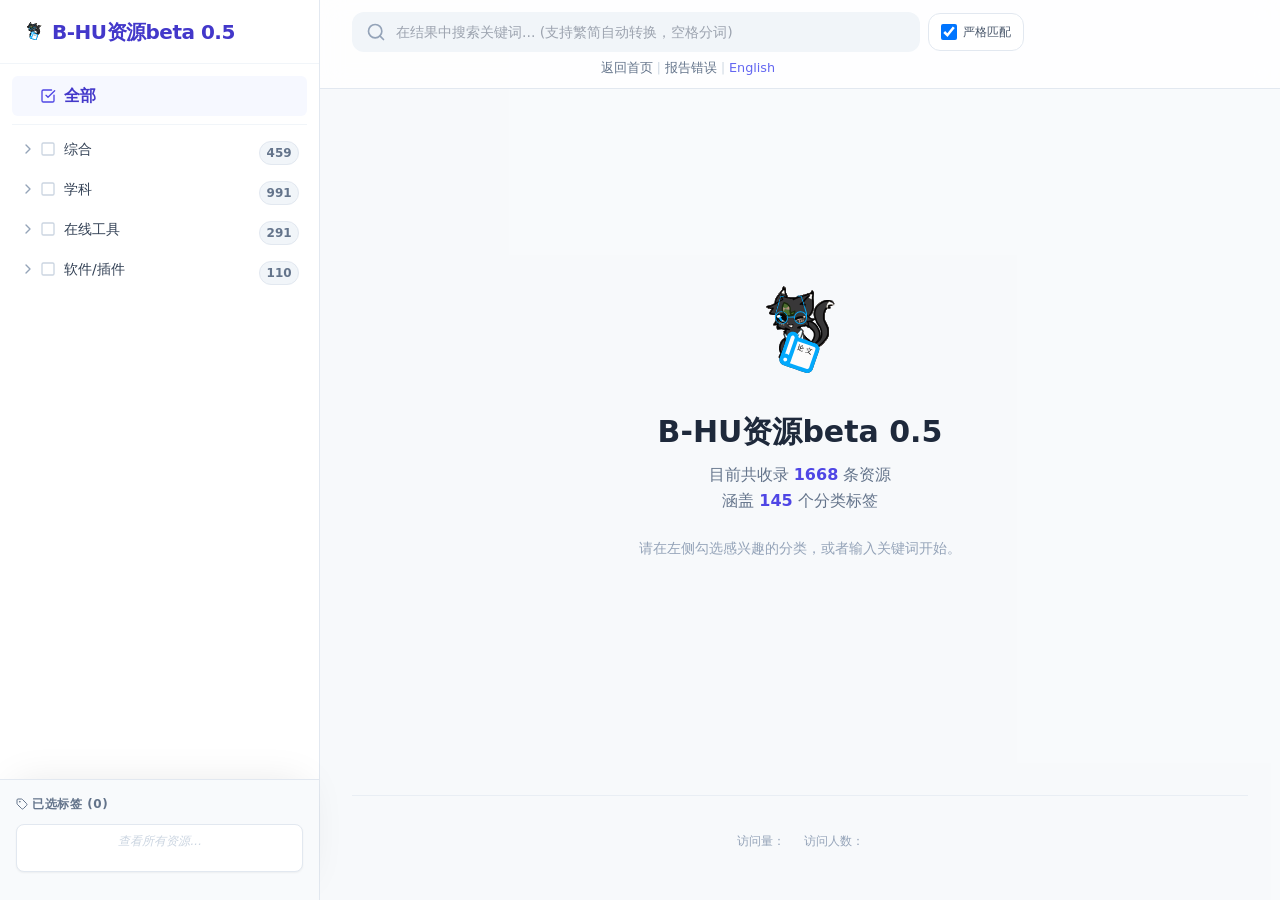
<file: tree.html>
<!DOCTYPE html>
<html lang="zh-CN">
<head>
    <meta charset="UTF-8" />
    <meta name="viewport" content="width=device-width, initial-scale=1.0, maximum-scale=1.0, user-scalable=no" />
    <meta name="theme-color" content="#4f46e5" />
    <meta name="description" content="B-HU资源分类树和搜索系统" />
    <title>B-HU资源beta 0.5</title>
    <link rel="manifest" href="./manifest.json" />
    <link rel="apple-touch-icon" href="./assets/icon.svg" />
    <script src="./assets/tailwind.css"></script>
    <!-- Lucide Icons -->
    <script src="./assets/lucide.min.js"></script>
    <!-- Papa Parse for CSV parsing -->
    <script src="./assets/papaparse.min.js"></script>
    <!-- Google Fonts and icon.svg will be loaded after page is ready -->
    
    <style>
      /* Font Display Strategy: font-display: swap is enabled via Google Fonts URL parameter */
      
      body {
        font-family: -apple-system, BlinkMacSystemFont, 'Segoe UI', 'Inter', 'Noto Sans SC', sans-serif;
        background-color: #f8fafc;
        color: #1e293b;
        overscroll-behavior: none; 
      }

      /* Custom Scrollbar */
      .custom-scrollbar::-webkit-scrollbar {
        width: 6px;
        height: 6px;
      }
      .custom-scrollbar::-webkit-scrollbar-track {
        background: transparent;
      }
      .custom-scrollbar::-webkit-scrollbar-thumb {
        background-color: #cbd5e1;
        border-radius: 3px;
      }
      .custom-scrollbar::-webkit-scrollbar-thumb:hover {
        background-color: #94a3b8;
      }

      /* Resource Description Links Styling (Boxed style) */
      .resource-desc a {
        display: inline-block;
        color: #4f46e5; /* indigo-600 */
        background-color: #f5f3ff; /* indigo-50 */
        border: 1px solid #c7d2fe; /* indigo-200 */
        padding: 2px 8px;
        margin: 0 2px;
        border-radius: 6px;
        text-decoration: none;
        font-size: 0.9em;
        font-weight: 600;
        transition: all 0.2s ease;
        box-shadow: 0 1px 2px rgba(0,0,0,0.05);
      }

      .resource-desc a:hover {
        background-color: #4f46e5;
        color: #ffffff;
        border-color: #4f46e5;
        transform: translateY(-1px);
        box-shadow: 0 4px 6px rgba(79, 70, 229, 0.2);
      }

      /* Tag Count Badge */
      .tag-count-badge {
        display: inline-flex;
        align-items: center;
        justify-content: center;
        min-width: 1.5rem;
        height: 1.5rem;
        padding: 0 0.4rem;
        border-radius: 9999px;
        background-color: #f1f5f9;
        color: #64748b;
        font-size: 0.75rem;
        font-weight: 600;
        margin-left: auto; /* Push to right */
        border: 1px solid #e2e8f0;
      }
      
      /* Header Links Styling */
      .header-link {
        font-size: 0.8rem;
        color: #64748b;
        text-decoration: none;
        transition: color 0.2s;
        cursor: pointer;
      }
      .header-link:hover {
        color: #4f46e5;
        text-decoration: underline;
      }

      /* Utility for hiding elements */
      .hidden { display: none !important; }
      .rotate-90 { transform: rotate(90deg); }
      
      /* Search input text wrapping */
      #search-input {
        word-wrap: break-word;
        word-break: break-word;
        white-space: normal;
        overflow-wrap: break-word;
      }
      
      /* Mobile responsive for search area */
      @media (max-width: 640px) {
        .search-header-container {
          flex-direction: column;
        }
        #strict-match-checkbox-label {
          width: 100%;
          justify-content: center;
          margin-top: 0.5rem;
        }
      }
    </style>
</head>
<body>

    <!-- Loading Screen -->
    <div id="loading-screen" class="fixed inset-0 z-[100] flex flex-col items-center justify-center bg-slate-50 gap-4">
        <div class="w-12 h-12 border-4 border-indigo-200 border-t-indigo-600 rounded-full animate-spin"></div>
        <p class="text-slate-500 font-medium animate-pulse">正在读取分类树...</p>
    </div>

    <!-- Error Screen -->
    <div id="error-screen" class="fixed inset-0 z-[100] flex items-center justify-center bg-slate-50 p-4 hidden">
        <div class="bg-white p-8 rounded-xl shadow-xl max-w-md text-center border-l-4 border-rose-500">
            <i data-lucide="alert-circle" class="w-16 h-16 text-rose-500 mx-auto mb-4"></i>
            <h2 class="text-xl font-bold text-slate-800 mb-2">出错了</h2>
            <p id="error-message" class="text-slate-600 mb-6 leading-relaxed"></p>
            <button onclick="window.location.reload()" class="px-6 py-2 bg-slate-800 text-white rounded-lg hover:bg-slate-900 transition-colors">
                重新加载页面
            </button>
        </div>
    </div>

    <!-- Main App -->
    <div id="app" class="flex h-screen w-screen overflow-hidden bg-slate-50 text-slate-800 font-sans hidden">
        
        <!-- Mobile Overlay -->
        <div id="mobile-overlay" class="fixed inset-0 z-40 bg-slate-900/50 backdrop-blur-sm md:hidden transition-opacity hidden" onclick="toggleMobileMenu(false)"></div>

        <!-- SIDEBAR -->
        <aside id="sidebar" class="fixed inset-y-0 left-0 z-50 w-80 bg-white border-r border-slate-200 shadow-2xl md:shadow-none transform transition-transform duration-300 ease-out flex flex-col -translate-x-full md:relative md:translate-x-0">
            <!-- Header -->
            <div class="h-16 flex items-center justify-between px-6 border-b border-slate-100 shrink-0 bg-white">
                <div class="flex items-center gap-2 text-indigo-700 font-bold text-xl tracking-tight">
                    <img id="sidebar-icon" src="./assets/icon.svg" alt="Icon" class="w-5 h-5" />
                    <span>B-HU资源beta 0.5</span>
                </div>
                <button onclick="toggleMobileMenu(false)" class="md:hidden text-slate-400 hover:text-slate-600 p-1 hover:bg-slate-100 rounded-md">
                    <i data-lucide="x" size="20"></i>
                </button>
            </div>

            <!-- Tree Area -->
            <div id="tree-container" class="flex-1 overflow-y-auto custom-scrollbar p-3 space-y-0.5">
                <!-- Tree content injected by JS -->
            </div>

            <!-- Footer / Tag Supermarket -->
            <div class="border-t border-slate-200 bg-slate-50 p-4 shrink-0 shadow-[0_-10px_40px_-15px_rgba(0,0,0,0.1)] z-10">
                <div class="flex justify-between items-center mb-3">
                    <span class="text-xs font-bold text-slate-500 uppercase tracking-wider flex items-center gap-1">
                        <i data-lucide="tag" class="w-3 h-3"></i> <span id="selected-count">已选标签 (0)</span>
                    </span>
                    <button id="clear-btn" onclick="clearTags()" class="hidden text-xs text-rose-500 hover:text-rose-700 hover:bg-rose-50 px-2 py-1 rounded transition-colors flex items-center gap-1">
                        <i data-lucide="trash-2" class="w-3 h-3"></i> 清空
                    </button>
                </div>
                
                <div id="selected-tags-container" class="flex flex-wrap gap-y-1 gap-x-1 content-start overflow-y-auto custom-scrollbar min-h-[3rem] max-h-[8rem] mb-3 p-2 bg-white border border-slate-200 rounded-lg shadow-sm">
                    <div class="w-full h-full flex items-center justify-center text-slate-300 text-xs italic select-none">
                        查看所有资源...
                    </div>
                </div>
            </div>
        </aside>

        <!-- MAIN CONTENT -->
        <main class="flex-1 flex flex-col min-w-0 h-full bg-slate-50/50 relative">
            
            <!-- Search Header -->
            <header class="h-auto py-3 bg-white/80 backdrop-blur-md border-b border-slate-200 px-4 md:px-8 flex items-start gap-4 sticky top-0 z-20">
                <button onclick="toggleMobileMenu(true)" class="md:hidden p-2 mt-1 -ml-2 text-slate-500 hover:bg-slate-100 rounded-lg transition-colors">
                    <i data-lucide="menu" class="w-6 h-6"></i>
                </button>
                
                <!-- Data Loading Notice -->
                <div id="data-loading-notice" class="absolute top-full left-0 right-0 bg-indigo-50 border-b border-indigo-200 px-4 py-2 text-sm text-indigo-700 flex items-center justify-center gap-2 hidden z-30">
                    <div class="w-4 h-4 border-2 border-indigo-400 border-t-indigo-700 rounded-full animate-spin"></div>
                    <span>正在加载资源数据，可能需要约 10 秒...</span>
                </div>
                
                <div class="relative flex-1 max-w-2xl flex flex-col gap-2 search-header-container">
                    <div class="relative w-full flex flex-col sm:flex-row items-stretch sm:items-center gap-2">
                        <div class="relative flex-1">
                            <i data-lucide="search" class="absolute left-3.5 top-1/2 -translate-y-1/2 text-slate-400 w-5 h-5"></i>
                            <input 
                                id="search-input"
                                type="text"
                                placeholder="在结果中搜索关键词... (支持繁简自动转换，空格分词)"
                                class="w-full pl-11 pr-4 py-2.5 bg-slate-100 border-transparent focus:bg-white focus:border-indigo-300 focus:ring-4 focus:ring-indigo-50 rounded-xl text-sm transition-all outline-none"
                            />
                        </div>
                        <label id="strict-match-checkbox-label" class="flex items-center justify-center sm:justify-start gap-1.5 text-xs text-slate-600 whitespace-nowrap cursor-pointer bg-white px-3 py-2.5 rounded-xl border border-slate-200 hover:bg-slate-50 transition-colors shrink-0">
                            <input type="checkbox" id="strict-match-checkbox" checked class="w-4 h-4 text-indigo-600 border-slate-300 rounded focus:ring-indigo-500 cursor-pointer">
                            <span class="select-none">严格匹配</span>
                        </label>
                    </div>
                    
                    <!-- Extra Links -->
                    <div class="flex items-center justify-center gap-1 text-xs text-slate-400 select-none">
                        <a href="./index.html" target="_self" class="header-link">返回首页</a>
                        <span class="text-slate-300">|</span>
                        <a href="https://forms.office.com/r/AMncKSa0ZD" target="_blank" class="header-link">报告错误</a>
                        <span class="text-slate-300">|</span>
                        <a href="#" id="lang-toggle-btn" onclick="toggleLanguage(); return false;" class="header-link text-indigo-500 font-medium">English</a>
                        <button id="install-btn" onclick="installPWA()" class="header-link text-indigo-500 font-medium hidden" style="background: none; border: none; cursor: pointer; padding: 0;"><span class="text-slate-300">|</span>安装为应用</button>
                    </div>
                </div>
                
                <div class="hidden lg:block text-xs text-slate-400 mt-3 text-right">
                    共收录 <span id="total-resource-count">0</span> 条资源<br>
                    <span id="total-tags-count">0</span> 个标签
                </div>
            </header>

            <!-- Content Area -->
            <div id="content-area" class="flex-1 overflow-y-auto p-4 md:p-6 lg:p-8 custom-scrollbar flex flex-col">
                
                <!-- Welcome State -->
                <div id="welcome-view" class="flex-1 flex flex-col items-center justify-center text-center pb-10 select-none">
                    <img id="welcome-icon" src="./assets/icon.svg" alt="Icon" class="w-24 h-24 mb-8" />
                    <h1 class="text-3xl font-bold text-slate-800 mb-3">B-HU资源beta 0.5</h1>
                    <p class="text-slate-500 max-w-md mx-auto mb-6 leading-relaxed">
                        目前共收录 <span id="hero-resource-count" class="font-bold text-indigo-600">0</span> 条资源<br/>
                        涵盖 <span id="hero-tag-count" class="font-bold text-indigo-600">0</span> 个分类标签
                    </p>
                    <p class="text-slate-400 text-sm max-w-md mx-auto mb-8">
                        请在左侧勾选感兴趣的分类，或者输入关键词开始。
                    </p>
                    <button onclick="toggleMobileMenu(true)" class="md:hidden bg-white text-indigo-600 px-6 py-2.5 rounded-full font-medium shadow-md border border-indigo-100 hover:bg-indigo-50 flex items-center gap-2">
                        <i data-lucide="menu" class="w-4 h-4"></i>
                        打开分类菜单
                    </button>
                </div>

                <!-- Results View -->
                <div id="results-view" class="max-w-7xl mx-auto w-full flex-1 hidden">
                    <div class="flex items-end justify-between mb-6 border-b border-slate-200 pb-4">
                        <div>
                            <h2 class="text-2xl font-bold text-slate-800 flex items-center gap-2">搜索结果</h2>
                            <p id="search-status" class="text-sm text-slate-400 mt-1">全部资源</p>
                        </div>
                        <span id="result-count-badge" class="bg-indigo-50 px-3 py-1 rounded-full text-xs font-bold text-indigo-600">0 条</span>
                    </div>

                    <div id="results-grid" class="grid grid-cols-1 md:grid-cols-2 xl:grid-cols-3 gap-6 pb-10">
                        <!-- Cards injected here -->
                    </div>

                    <!-- No Results -->
                    <div id="no-results" class="py-20 flex flex-col items-center justify-center text-center hidden">
                        <div class="w-16 h-16 bg-slate-100 rounded-full flex items-center justify-center mb-4">
                            <i data-lucide="search" class="text-slate-300 w-8 h-8"></i>
                        </div>
                        <h3 class="text-lg font-medium text-slate-700 mb-1">未找到结果</h3>
                        <p class="text-slate-400 text-sm">尝试选择其他分类或清除关键词</p>
                    </div>
                </div>

                <!-- Footer Stats -->
                <div id="footer-stats" class="mt-auto pt-8 pb-4 text-center border-t border-slate-200/60 w-full">
                    <span id="busuanzi_container_site_pv" style="font-family:Consolas;color:#94a3b8;font-size:12px;margin-right:1rem;">
                        访问量：<span id="busuanzi_value_site_pv" style="font-family:Consolas;color:#64748b;font-weight:600;"></span>
                    </span>
                    <span id="busuanzi_container_site_uv" style="font-family:Consolas;color:#94a3b8;font-size:12px;">
                        访问人数：<span id="busuanzi_value_site_uv" style="font-family:Consolas;color:#64748b;font-weight:600;"></span>
                    </span>
                </div>
            </div>
        </main>
    </div>

    <!-- Back to Top Button -->
    <button 
        id="back-to-top-btn" 
        onclick="scrollToTop()" 
        class="fixed bottom-6 right-6 z-50 p-3 bg-indigo-600 hover:bg-indigo-700 text-white rounded-full shadow-lg hover:shadow-xl transition-all duration-300 flex items-center justify-center opacity-0 pointer-events-none"
        style="width: 48px; height: 48px; transform: translateY(10px);"
        aria-label="返回顶部"
    >
        <i data-lucide="arrow-up" class="w-5 h-5"></i>
    </button>

<script>
/**
 * State Management
 */
const state = {
    treeData: [],
    jsonData: [], // Renamed from csvData
    selectedTags: new Set(),
    tagDescendants: new Map(),
    nodeCounts: new Map(), // Map<TagName, count>
    searchQuery: "",
    converter: null,
    expandedNodes: new Set(), // Track expanded tree nodes by ID
    strictMatch: true, // Strict match mode (default: true)
    dataLoaded: false // Track if data is loaded
};

// IndexedDB configuration
const DB_NAME = 'bhu-resource-cache';
const DB_VERSION = 1;
const STORE_NAME = 'resourceData';
const CACHE_KEY = 'data.json';
const ETAG_KEY = 'data-etag';

/**
 * Utilities
 */
// Debounce function to limit search execution frequency
function debounce(func, wait) {
    let timeout;
    return function(...args) {
        const context = this;
        clearTimeout(timeout);
        timeout = setTimeout(() => func.apply(context, args), wait);
    };
}

/**
 * LocalStorage Management
 */
function saveStateToLocalStorage() {
    try {
        const savedState = {
            selectedTags: Array.from(state.selectedTags),
            searchQuery: state.searchQuery,
            strictMatch: state.strictMatch
        };
        localStorage.setItem('bhu-tree-state', JSON.stringify(savedState));
    } catch (e) {
        console.warn('Failed to save state to localStorage:', e);
    }
}

function loadStateFromLocalStorage() {
    try {
        const saved = localStorage.getItem('bhu-tree-state');
        if (saved) {
            const savedState = JSON.parse(saved);
            // Restore selected tags
            if (savedState.selectedTags && Array.isArray(savedState.selectedTags)) {
                state.selectedTags = new Set(savedState.selectedTags);
            }
            // Restore search query
            if (savedState.searchQuery) {
                state.searchQuery = savedState.searchQuery;
                const searchInput = document.getElementById('search-input');
                if (searchInput) {
                    searchInput.value = savedState.searchQuery;
                }
            }
            // Restore strict match mode
            if (typeof savedState.strictMatch === 'boolean') {
                state.strictMatch = savedState.strictMatch;
                const checkbox = document.getElementById('strict-match-checkbox');
                if (checkbox) {
                    checkbox.checked = savedState.strictMatch;
                }
            }
            return true;
        }
    } catch (e) {
        console.warn('Failed to load state from localStorage:', e);
    }
    return false;
}

/**
 * PWA Installation
 */
let deferredPrompt = null;

// 监听 beforeinstallprompt 事件
window.addEventListener('beforeinstallprompt', (e) => {
    // 阻止默认的安装提示
    e.preventDefault();
    // 保存事件以便稍后使用
    deferredPrompt = e;
    // 显示安装按钮
    const installBtn = document.getElementById('install-btn');
    if (installBtn) {
        installBtn.classList.remove('hidden');
    }
});

// 安装 PWA
async function installPWA() {
    if (!deferredPrompt) {
        // 如果事件不存在，可能是已经安装或浏览器不支持
        alert('应用已安装或您的浏览器不支持安装功能');
        return;
    }

    // 显示安装提示
    deferredPrompt.prompt();
    
    // 等待用户响应
    const { outcome } = await deferredPrompt.userChoice;
    
    if (outcome === 'accepted') {
        console.log('用户接受了安装提示');
    } else {
        console.log('用户拒绝了安装提示');
    }
    
    // 清除保存的事件
    deferredPrompt = null;
    
    // 隐藏安装按钮
    const installBtn = document.getElementById('install-btn');
    if (installBtn) {
        installBtn.classList.add('hidden');
    }
}

// 监听应用安装完成事件
window.addEventListener('appinstalled', () => {
    console.log('PWA 已安装');
    deferredPrompt = null;
    const installBtn = document.getElementById('install-btn');
    if (installBtn) {
        installBtn.classList.add('hidden');
    }
});

// 检查是否已安装
if (window.matchMedia('(display-mode: standalone)').matches || window.navigator.standalone === true) {
    console.log('应用已以独立模式运行');
    const installBtn = document.getElementById('install-btn');
    if (installBtn) {
        installBtn.classList.add('hidden');
    }
}

/**
 * Service Worker Registration
 */
if ('serviceWorker' in navigator) {
    window.addEventListener('load', () => {
        navigator.serviceWorker.register('./sw.js')
            .then((registration) => {
                console.log('Service Worker 注册成功:', registration.scope);
                
                // 检查更新
                registration.addEventListener('updatefound', () => {
                    const newWorker = registration.installing;
                    newWorker.addEventListener('statechange', () => {
                        if (newWorker.state === 'installed' && navigator.serviceWorker.controller) {
                            // 新版本可用，提示用户刷新
                            if (confirm('发现新版本，是否立即刷新？')) {
                                newWorker.postMessage({ type: 'SKIP_WAITING' });
                                window.location.reload();
                            }
                        }
                    });
                });
            })
            .catch((error) => {
                console.error('Service Worker 注册失败:', error);
            });
    });
}

/**
 * Initialization
 */
document.addEventListener('DOMContentLoaded', async () => {
    lucide.createIcons();
    
    try {
        // Step 1: Load tree data (fenlei.md) first
        await loadTreeData();
        
        // Load state from localStorage before initializing UI
        loadStateFromLocalStorage();
        initEventListeners();
        renderTree(); // Initial render (collapsed)
        
        // Update counts for tree (resource count will be 0 until data is loaded)
        const totalTags = countTreeNodes(state.treeData);
        document.getElementById('total-tags-count').textContent = totalTags;
        document.getElementById('hero-tag-count').textContent = totalTags;
        
        // Restore UI state after rendering
        updateSelectionUI();
        
        // Hide loading screen and show app
        document.getElementById('loading-screen').classList.add('hidden');
        document.getElementById('app').classList.remove('hidden');
        
        // Load icon immediately (don't wait for window.load)
        loadIcon().catch(e => console.warn('Icon loading failed:', e));
        
        // Initialize back to top button icon after app is shown
        setTimeout(() => {
            lucide.createIcons();
            updateBackToTopButton();
        }, 100);
        
        // Step 2: Load resource data asynchronously (lazy loading)
        loadResourceData().then(() => {
            // Start periodic update check after initial load
            startPeriodicUpdateCheck();
        }).catch(e => {
            console.error('Failed to load resource data:', e);
            const loadingNotice = document.getElementById('data-loading-notice');
            if (loadingNotice) loadingNotice.classList.add('hidden');
            
            // Show error but don't block the UI
            const errorMsg = document.createElement('div');
            errorMsg.className = 'fixed top-4 right-4 bg-rose-100 border border-rose-300 text-rose-800 px-4 py-2 rounded-lg shadow-lg z-50 text-sm';
            errorMsg.textContent = '资源数据加载失败，请刷新页面重试';
            document.body.appendChild(errorMsg);
            setTimeout(() => errorMsg.remove(), 5000);
        });
        
        // Lazy load non-critical features after page is shown
        // Load in sequence: opencc -> fonts -> busuanzi -> icon.svg
        window.addEventListener('load', () => {
            loadResourcesSequentially();
        });
    } catch (e) {
        console.error(e);
        document.getElementById('loading-screen').classList.add('hidden');
        document.getElementById('error-screen').classList.remove('hidden');
        document.getElementById('error-message').textContent = "分类树加载失败，请确保目录下存在 fenlei.md";
    }
});

// Language Translation Logic (Lazy Load)
function initTranslate() {
    if (window._translateLoading) return;
    window._translateLoading = true;
    const script = document.createElement("script");
    script.src = "https://res.zvo.cn/translate/translate.js";
    script.defer = true;
    script.onload = () => {
        if (!window.translate) {
            console.error("Translate library loaded without exposing global.");
            return;
        }
        translate.setUseVersion2();
        translate.selectLanguageTag.show = false;
        // Set initial language to simplified chinese (local)
        translate.language.setLocal("chinese_simplified"); 
        translate.listener.start();
        window._translateReady = true;
    };
    script.onerror = () => {
        console.error("Failed to load translate.js");
    };
    document.head.appendChild(script);
}

// Busuanzi Stats (Lazy Load)
function initBusuanzi() {
    if (document.getElementById('busuanzi_script')) return;
    const script = document.createElement("script");
    script.id = 'busuanzi_script';
    script.async = true;
    script.src = "//busuanzi.ibruce.info/busuanzi/2.3/busuanzi.pure.mini.js";
    document.head.appendChild(script);
}

function toggleLanguage() {
    if (!window.translate || !window._translateReady) {
        alert("页面翻译功能还在加载，请稍后再试。");
        return;
    }

    const btn = document.getElementById('lang-toggle-btn');
    const currentLang = translate.language.getLocal();

    if (currentLang === 'chinese_simplified') {
        translate.changeLanguage('english');
        btn.textContent = '简体中文';
    } else {
        translate.changeLanguage('chinese_simplified');
        btn.textContent = 'English';
    }
}

// Load resources sequentially after page is ready
async function loadResourcesSequentially() {
    try {
        // Step 1: Load OpenCC first (priority) - 失败不影响页面
        await initOpenCC().catch(e => console.warn('OpenCC load failed:', e));
        
        // Step 2: Load fonts - 失败不影响页面（使用系统字体）
        await loadFonts().catch(e => console.warn('Fonts load failed:', e));
        
        // Step 3: Load translate script - 失败不影响页面（翻译功能可选）
        try {
            initTranslate();
        } catch (e) {
            console.warn('Translate init failed:', e);
        }
        
        // Step 4: Load busuanzi - 失败不影响页面（统计功能可选）
        try {
            initBusuanzi();
        } catch (e) {
            console.warn('Busuanzi init failed:', e);
        }
        
        // Step 5: Icon is already loaded in DOMContentLoaded, skip here
    } catch (e) {
        console.warn('Failed to load some resources:', e);
        // 即使所有资源加载失败，页面也应该能正常显示
    }
}

async function initOpenCC() {
    if (window._openccLoading) {
        // Wait for existing loading to complete
        return new Promise((resolve) => {
            const checkInterval = setInterval(() => {
                if (state.converter) {
                    clearInterval(checkInterval);
                    resolve();
                }
            }, 50);
            setTimeout(() => {
                clearInterval(checkInterval);
                resolve(); // Resolve anyway after 5 seconds
            }, 5000);
        });
    }
    window._openccLoading = true;
    
    return new Promise((resolve, reject) => {
        // Lazy load OpenCC script
        if (!window.OpenCC) {
            const script = document.createElement("script");
            script.src = "./assets/full.js";
            script.onload = async () => {
                if (window.OpenCC) {
                    try {
                        const cvtS2T = await window.OpenCC.Converter({ from: 'cn', to: 'hk' });
                        const cvtT2S = await window.OpenCC.Converter({ from: 'hk', to: 'cn' });
                        state.converter = { s2t: cvtS2T, t2s: cvtT2S };
                        resolve();
                    } catch (e) {
                        console.warn("OpenCC init failed", e);
                        reject(e);
                    }
                } else {
                    reject(new Error("OpenCC not available"));
                }
            };
            script.onerror = () => reject(new Error("Failed to load OpenCC script"));
            document.head.appendChild(script);
        } else {
            // OpenCC already loaded
            (async () => {
                try {
                    const cvtS2T = await window.OpenCC.Converter({ from: 'cn', to: 'hk' });
                    const cvtT2S = await window.OpenCC.Converter({ from: 'hk', to: 'cn' });
                    state.converter = { s2t: cvtS2T, t2s: cvtT2S };
                    resolve();
                } catch (e) {
                    console.warn("OpenCC init failed", e);
                    reject(e);
                }
            })();
        }
    });
}

// Load Google Fonts
function loadFonts() {
    return new Promise((resolve) => {
        if (document.getElementById('google-fonts-link')) {
            resolve();
            return;
        }
        
        // Preconnect first (忽略失败)
        const preconnect = document.createElement('link');
        preconnect.rel = 'preconnect';
        preconnect.href = 'https://gstatic.qaq.qa';
        document.head.appendChild(preconnect);
        
        // Load font stylesheet
        const link = document.createElement('link');
        link.id = 'google-fonts-link';
        link.rel = 'stylesheet';
        link.href = 'https://gstatic.qaq.qa/css2?family=Inter:wght@300;400;500;600;700&family=Noto+Sans+SC:wght@300;400;500;700&display=swap';
        link.onload = () => resolve();
        // 字体加载失败不影响页面，使用系统字体即可
        link.onerror = () => {
            console.warn('Failed to load Google Fonts, using system fonts');
            resolve(); // 不 reject，让页面继续加载
        };
        document.head.appendChild(link);
    });
}

// Load icon.svg only once and apply to all places
function loadIcon() {
    return new Promise((resolve, reject) => {
        if (window._iconLoaded) {
            resolve();
            return;
        }
        
        const iconUrl = './assets/icon.svg';
        
        // Set favicon immediately (SVG can be set directly)
        const existingFavicon = document.querySelector('link[rel="icon"]');
        if (existingFavicon) {
            existingFavicon.remove();
        }
        const favicon = document.createElement('link');
        favicon.rel = 'icon';
        favicon.href = iconUrl;
        favicon.type = 'image/svg+xml';
        document.head.appendChild(favicon);
        
        // Verify images are loaded (they should already have src set in HTML)
        const sidebarIcon = document.getElementById('sidebar-icon');
        const welcomeIcon = document.getElementById('welcome-icon');
        
        // Check if images are already loaded or need to be verified
        let loadedCount = 0;
        const totalImages = (sidebarIcon ? 1 : 0) + (welcomeIcon ? 1 : 0);
        
        if (totalImages === 0) {
            window._iconLoaded = true;
            resolve();
            return;
        }
        
        const checkComplete = () => {
            loadedCount++;
            if (loadedCount >= totalImages) {
                window._iconLoaded = true;
                resolve();
            }
        };
        
        // Verify sidebar icon
        if (sidebarIcon) {
            if (sidebarIcon.complete && sidebarIcon.naturalHeight !== 0) {
                checkComplete();
            } else {
                sidebarIcon.onload = checkComplete;
                sidebarIcon.onerror = () => {
                    console.warn('Failed to load sidebar icon');
                    checkComplete(); // Continue anyway
                };
            }
        }
        
        // Verify welcome icon
        if (welcomeIcon) {
            if (welcomeIcon.complete && welcomeIcon.naturalHeight !== 0) {
                checkComplete();
            } else {
                welcomeIcon.onload = checkComplete;
                welcomeIcon.onerror = () => {
                    console.warn('Failed to load welcome icon');
                    checkComplete(); // Continue anyway
                };
            }
        }
    });
}

function updateCounts() {
    const totalRes = state.jsonData.length;
    const totalTags = countTreeNodes(state.treeData);
    document.getElementById('total-resource-count').textContent = totalRes;
    document.getElementById('total-tags-count').textContent = totalTags;
    document.getElementById('hero-resource-count').textContent = totalRes;
    document.getElementById('hero-tag-count').textContent = totalTags;
}

function countTreeNodes(nodes) {
    let count = 0;
    nodes.forEach(node => {
        count++; // Count self
        if (node.children && node.children.length > 0) {
            count += countTreeNodes(node.children);
        }
    });
    return count;
}

/**
 * IndexedDB Management
 */
function openDB() {
    return new Promise((resolve, reject) => {
        const request = indexedDB.open(DB_NAME, DB_VERSION);
        request.onerror = () => reject(request.error);
        request.onsuccess = () => resolve(request.result);
        request.onupgradeneeded = (event) => {
            const db = event.target.result;
            if (!db.objectStoreNames.contains(STORE_NAME)) {
                db.createObjectStore(STORE_NAME);
            }
        };
    });
}

async function getCachedData() {
    try {
        const db = await openDB();
        return new Promise((resolve, reject) => {
            const transaction = db.transaction([STORE_NAME], 'readonly');
            const store = transaction.objectStore(STORE_NAME);
            const request = store.get(CACHE_KEY);
            request.onerror = () => reject(request.error);
            request.onsuccess = () => resolve(request.result);
        });
    } catch (e) {
        console.warn('Failed to read from IndexedDB:', e);
        return null;
    }
}

async function saveDataToCache(data, etag) {
    try {
        const db = await openDB();
        const transaction = db.transaction([STORE_NAME], 'readwrite');
        const store = transaction.objectStore(STORE_NAME);
        
        // Save data
        await new Promise((resolve, reject) => {
            const request = store.put(data, CACHE_KEY);
            request.onerror = () => reject(request.error);
            request.onsuccess = () => resolve();
        });
        
        // Save ETag if provided
        if (etag) {
            await new Promise((resolve, reject) => {
                const request = store.put(etag, ETAG_KEY);
                request.onerror = () => reject(request.error);
                request.onsuccess = () => resolve();
            });
        }
        
        console.log('Data saved to IndexedDB cache');
    } catch (e) {
        console.warn('Failed to save to IndexedDB:', e);
    }
}

async function getCachedETag() {
    try {
        const db = await openDB();
        return new Promise((resolve, reject) => {
            const transaction = db.transaction([STORE_NAME], 'readonly');
            const store = transaction.objectStore(STORE_NAME);
            const request = store.get(ETAG_KEY);
            request.onerror = () => reject(request.error);
            request.onsuccess = () => resolve(request.result);
        });
    } catch (e) {
        console.warn('Failed to read ETag from IndexedDB:', e);
        return null;
    }
}

/**
 * Data Parsing & Loading
 */
async function loadTreeData() {
    // Load fenlei.md first (synchronous-like, but async)
    try {
        const mdRes = await fetch("./data/fenlei.md");
        if (!mdRes.ok) {
            throw new Error(`Failed to fetch fenlei.md: ${mdRes.status}`);
        }
        
        const mdText = await mdRes.text();
        state.treeData = parseMarkdownTree(mdText);
        state.tagDescendants = buildDescendantMap(state.treeData);
    } catch (e) {
        // 离线回退：尝试从 Service Worker 缓存读取
        console.warn('Failed to load fenlei.md from network, trying cache:', e);
        try {
            const cache = await caches.open('bhu-resource-v1');
            const cachedResponse = await cache.match('./data/fenlei.md');
            if (cachedResponse) {
                const mdText = await cachedResponse.text();
                state.treeData = parseMarkdownTree(mdText);
                state.tagDescendants = buildDescendantMap(state.treeData);
                console.log('Loaded fenlei.md from cache');
                return;
            }
        } catch (cacheError) {
            console.error('Failed to load from cache:', cacheError);
        }
        // 如果缓存也失败，抛出错误
        throw new Error("Failed to fetch fenlei.md and no cache available");
    }
}

async function loadResourceData() {
    // Show loading notice
    const loadingNotice = document.getElementById('data-loading-notice');
    if (loadingNotice) {
        loadingNotice.classList.remove('hidden');
    }
    
    try {
        // Try to load from IndexedDB cache first
        const cachedData = await getCachedData();
        const cachedETag = await getCachedETag();
        
        // Prepare fetch options with conditional request
        const fetchOptions = {};
        if (cachedETag) {
            fetchOptions.headers = {
                'If-None-Match': cachedETag
            };
        }
        
        // Fetch CSV from server (Service Worker will handle caching)
        let csvRes;
        try {
            csvRes = await fetch("./data/data.csv", fetchOptions);
        } catch (fetchError) {
            // 网络错误，尝试从 Service Worker 缓存读取
            console.warn('Network fetch failed, trying Service Worker cache:', fetchError);
            if (cachedData) {
                // 如果有 IndexedDB 缓存，直接使用
                console.log('Using IndexedDB cached data (offline mode)');
                state.jsonData = cachedData;
                processResourceData();
                if (loadingNotice) loadingNotice.classList.add('hidden');
                return;
            }
            
            // 尝试从 Service Worker 缓存读取原始 CSV
            try {
                const cache = await caches.open('bhu-resource-v1');
                const cachedCsvResponse = await cache.match('./data/data.csv');
                if (cachedCsvResponse) {
                    const csvText = await cachedCsvResponse.text();
                    const parsedData = parseCSV(csvText);
                    state.jsonData = parsedData;
                    processResourceData();
                    // 保存到 IndexedDB 以便下次使用
                    await saveDataToCache(state.jsonData, null);
                    if (loadingNotice) loadingNotice.classList.add('hidden');
                    console.log('Loaded data.csv from Service Worker cache (offline mode)');
                    return;
                }
            } catch (cacheError) {
                console.error('Failed to load from Service Worker cache:', cacheError);
            }
            
            // 如果所有缓存都失败，抛出错误
            throw new Error("Failed to fetch data.csv and no cache available");
        }
        
        if (csvRes.status === 304 && cachedData) {
            // Not modified, use cached data
            console.log('Using cached data (304 Not Modified)');
            state.jsonData = cachedData;
            processResourceData();
            if (loadingNotice) loadingNotice.classList.add('hidden');
            return;
        }
        
        if (!csvRes.ok) {
            if (cachedData) {
                // Use cached data as fallback
                console.log('Fetch failed, using cached data');
                state.jsonData = cachedData;
                processResourceData();
                if (loadingNotice) loadingNotice.classList.add('hidden');
                return;
            }
            throw new Error("Failed to fetch data.csv");
        }
        
        const csvText = await csvRes.text();
        const etag = csvRes.headers.get('ETag') || csvRes.headers.get('etag');
        
        // Parse CSV using Papa Parse
        const parsedData = parseCSV(csvText);
        state.jsonData = parsedData;
        processResourceData();
        
        // Save to cache
        await saveDataToCache(state.jsonData, etag);
        
        // Hide loading notice
        if (loadingNotice) loadingNotice.classList.add('hidden');
        
        console.log('Resource data loaded successfully');
    } catch (e) {
        console.error('Failed to load resource data:', e);
        
        // Try to use cached data as fallback
        const cachedData = await getCachedData();
        if (cachedData) {
            console.log('Using cached data as fallback');
            state.jsonData = cachedData;
            processResourceData();
            if (loadingNotice) loadingNotice.classList.add('hidden');
            return;
        }
        
        // 最后尝试从 Service Worker 缓存读取
        try {
            const cache = await caches.open('bhu-resource-v1');
            const cachedCsvResponse = await cache.match('./data/data.csv');
            if (cachedCsvResponse) {
                const csvText = await cachedCsvResponse.text();
                const parsedData = parseCSV(csvText);
                state.jsonData = parsedData;
                processResourceData();
                await saveDataToCache(state.jsonData, null);
                if (loadingNotice) loadingNotice.classList.add('hidden');
                console.log('Loaded data.csv from Service Worker cache as last resort');
                return;
            }
        } catch (cacheError) {
            console.error('Failed to load from Service Worker cache:', cacheError);
        }
        
        // If no cache and fetch failed, show error
        if (loadingNotice) loadingNotice.classList.add('hidden');
        throw e;
    }
}

function processResourceData() {
    // Calculate recursive counts for tree visualization
    state.nodeCounts = calculateRecursiveCounts(state.treeData, state.jsonData);
    state.dataLoaded = true;
    
    // Update counts UI
    updateCounts();
    
    // Re-render tree to update counts
    renderTree();
    
    // If there were saved searches, execute them
    if (state.selectedTags.size > 0 || state.searchQuery) {
        executeSearch();
    }
}

// Periodic update check (every 5 minutes)
let updateCheckInterval = null;

function startPeriodicUpdateCheck() {
    // Clear existing interval if any
    if (updateCheckInterval) {
        clearInterval(updateCheckInterval);
    }
    
    // Check for updates every 24 hours
    updateCheckInterval = setInterval(async () => {
        await checkForDataUpdates();
    }, 24 * 60 * 60 * 1000); // 24 hours
}

async function checkForDataUpdates() {
    try {
        const cachedETag = await getCachedETag();
        if (!cachedETag) return;
        
        // Check if server has newer data
        const fetchOptions = {
            method: 'HEAD', // Only fetch headers to save bandwidth
            headers: {
                'If-None-Match': cachedETag
            }
        };
        
        const response = await fetch("./data/data.csv", fetchOptions);
        
        // If 304, no update needed
        if (response.status === 304) {
            console.log('Data is up to date');
            return;
        }
        
        // If not 304, update available - reload data silently
        if (response.ok || response.status !== 404) {
            console.log('Update detected, reloading data...');
            await loadResourceDataSilently();
        }
    } catch (e) {
        // Silently fail - don't interrupt user experience
        console.debug('Update check failed:', e);
    }
}

async function loadResourceDataSilently() {
    try {
        const cachedETag = await getCachedETag();
        
        const fetchOptions = {};
        if (cachedETag) {
            fetchOptions.headers = {
                'If-None-Match': cachedETag
            };
        }
        
        const csvRes = await fetch("./data/data.csv", fetchOptions);
        
        if (csvRes.status === 304) {
            return; // No update
        }
        
        if (!csvRes.ok) {
            return; // Failed, keep using cached data
        }
        
        const csvText = await csvRes.text();
        const etag = csvRes.headers.get('ETag') || csvRes.headers.get('etag');
        
        // Parse CSV using Papa Parse
        const parsedData = parseCSV(csvText);
        const oldDataLength = state.jsonData.length;
        
        // Update data
        state.jsonData = parsedData;
        processResourceData();
        await saveDataToCache(state.jsonData, etag);
        console.log('Data updated silently', { oldLength: oldDataLength, newLength: state.jsonData.length });
    } catch (e) {
        console.debug('Silent update failed:', e);
    }
}

// Legacy function name for backward compatibility
async function loadData() {
    await loadTreeData();
    // Resource data will be loaded lazily after page is shown
}

function calculateRecursiveCounts(treeData, jsonData) {
    // 1. Map direct counts: TagName -> Set of indices
    const tagDirectItems = new Map();
    
    jsonData.forEach((item, index) => {
        if (item.tags) {
            item.tags.forEach(tag => {
                if (!tagDirectItems.has(tag)) {
                    tagDirectItems.set(tag, new Set());
                }
                tagDirectItems.get(tag).add(index);
            });
        }
    });

    // 2. Recursive aggregation
    const counts = new Map();

    function processNode(nodes) {
        const branchItems = new Set(); // Items in this branch (self + children)

        nodes.forEach(node => {
            const nodeItems = new Set(tagDirectItems.get(node.name) || []);
            
            if (node.children && node.children.length > 0) {
                const childItems = processNode(node.children);
                childItems.forEach(i => nodeItems.add(i));
            }

            // Store the unique count for this node (including its children)
            counts.set(node.name, nodeItems.size);

            // Add to parent branch
            nodeItems.forEach(i => branchItems.add(i));
        });

        return branchItems;
    }

    processNode(treeData);
    return counts;
}

function parseMarkdownTree(md) {
    const normalizedMd = md.replace(/\r\n/g, "\n").replace(/\r/g, "\n");
    const lines = normalizedMd.split("\n");
    const root = [];
    const stack = [];

    lines.forEach((line, index) => {
        if (!line.trim()) return;
        const match = line.match(/^([\t ]*)([-*+])\s+(.+)$/);
        if (!match) return;

        const rawIndent = match[1];
        const indent = rawIndent.replace(/\t/g, "    ").length;
        let rawContent = match[3].trim();
        let name = rawContent;
        let comment = "";

        const commentMatch = rawContent.match(/<!--([\s\S]*?)-->/);
        if (commentMatch) {
            let cText = commentMatch[1].trim();
            if (cText.startsWith("注释:{") && cText.endsWith("}")) {
                cText = cText.substring(4, cText.length - 1);
            }
            comment = cText;
            name = rawContent.replace(/<!--[\s\S]*?-->/, "").trim();
        }

        if (!name) return;

        const node = {
            id: `node-${index}`,
            name,
            comment,
            children: [],
            level: 0
        };

        while (stack.length > 0 && stack[stack.length - 1].indent >= indent) {
            stack.pop();
        }

        if (stack.length === 0) {
            root.push(node);
            node.level = 0;
        } else {
            const parent = stack[stack.length - 1].node;
            parent.children.push(node);
            node.level = parent.level + 1;
        }

        stack.push({ node, indent });
    });
    return root;
}

function parseCSV(csvText) {
    if (!window.Papa) {
        console.error('Papa Parse library not loaded');
        return [];
    }
    
    // Parse CSV using Papa Parse
    const result = Papa.parse(csvText, {
        header: true,
        skipEmptyLines: true,
        transformHeader: (header) => {
            // Normalize header names
            return header.trim();
        }
    });
    
    if (result.errors && result.errors.length > 0) {
        console.warn('CSV parsing errors:', result.errors);
    }
    
    // Process parsed data
    return result.data.map(item => {
        // Ensure tags is an array
        // Tags in CSV are comma-separated strings, need to split them
        if (typeof item.tags === 'string') {
            item.tags = item.tags.split(',').map(tag => tag.trim()).filter(tag => tag.length > 0);
        } else if (!Array.isArray(item.tags)) {
            item.tags = [];
        }
        
        // PRE-PROCESS SEARCH STRING for performance
        // Concatenate title, desc, link, tags and lowercase them once.
        const title = (item.title || item.name || "");
        const desc = (item.description || item.desc || "");
        const link = (item.link || item.url || "");
        const tagStr = item.tags.join(" ");
        item._searchStr = `${title} ${desc} ${link} ${tagStr}`.toLowerCase();
        
        return item;
    });
}

// Legacy function for backward compatibility (if needed)
function parseJSON(jsonArray) {
    if (!Array.isArray(jsonArray)) return [];
    
    return jsonArray.map(item => {
        // Ensure tags is an array
        if (!Array.isArray(item.tags)) {
            item.tags = [];
        }
        
        // PRE-PROCESS SEARCH STRING for performance
        // Concatenate title, desc, link, tags and lowercase them once.
        const title = (item.title || item.name || "");
        const desc = (item.description || item.desc || "");
        const link = (item.link || item.url || "");
        const tagStr = item.tags.join(" ");
        item._searchStr = `${title} ${desc} ${link} ${tagStr}`.toLowerCase();
        
        return item;
    });
}

function buildDescendantMap(nodes) {
    const map = new Map();
    const traverse = (node) => {
        const descendants = new Set();
        node.children.forEach(child => {
            descendants.add(child.name);
            const childDescendants = traverse(child);
            childDescendants.forEach(d => descendants.add(d));
        });
        map.set(node.name, descendants);
        return descendants;
    };
    nodes.forEach(node => traverse(node));
    return map;
}

/**
 * UI Rendering: Sidebar Tree
 */
function renderTree() {
    const container = document.getElementById('tree-container');
    
    // Use DocumentFragment for performance
    const fragment = document.createDocumentFragment();

    // 'All' Node
    const allSelected = state.selectedTags.size === 0;
    const allNode = document.createElement('div');
    allNode.innerHTML = `
        <div class="flex items-center py-2 px-2 rounded-md transition-all duration-200 hover:bg-slate-100 cursor-pointer mb-2 ${allSelected ? 'bg-indigo-50/50' : ''}">
            <div class="w-4 mr-1"></div>
            <div class="mr-2 ${allSelected ? 'text-indigo-600' : 'text-slate-400'}">
                <i data-lucide="${allSelected ? 'check-square' : 'square'}" class="w-4 h-4"></i>
            </div>
            <div class="font-bold ${allSelected ? 'text-indigo-700' : 'text-slate-800'}">全部</div>
        </div>
        <div class="border-b border-slate-100 my-2"></div>
    `;
    // Bind click directly
    allNode.firstElementChild.onclick = () => clearTags();
    fragment.appendChild(allNode);

    // Recursive Tree
    state.treeData.forEach(node => {
        fragment.appendChild(createTreeNode(node));
    });

    container.innerHTML = '';
    container.appendChild(fragment);

    lucide.createIcons();
}

function createTreeNode(node) {
    const isSelected = state.selectedTags.has(node.name);
    const isExpanded = state.expandedNodes.has(node.id);
    const hasChildren = node.children && node.children.length > 0;
    const count = state.nodeCounts.get(node.name) || 0;
    
    const wrapper = document.createElement('div');
    wrapper.className = "select-none text-sm mb-1";

    // Node Row
    const row = document.createElement('div');
    row.className = "relative group";
    row.style.marginLeft = `${node.level * 16}px`;

    const inner = document.createElement('div');
    inner.className = `flex items-start py-1.5 px-2 rounded-md transition-all duration-200 hover:bg-slate-100 ${isSelected ? 'bg-indigo-50/50' : ''}`;

    // Toggle Expand Handler
    const toggleExpand = (e) => {
        if (e && e.target && e.target.closest('.tree-checkbox-container')) {
            // Don't expand if clicking on checkbox
            return;
        }
        if (hasChildren) {
            if (state.expandedNodes.has(node.id)) {
                state.expandedNodes.delete(node.id);
            } else {
                state.expandedNodes.add(node.id);
            }
            renderTree(); 
        }
    };

    // Toggle Select Handler
    const toggleSelect = (e) => {
        if (e) {
            e.stopPropagation();
            e.preventDefault();
        }
        toggleTag(node.name);
    };

    // Make the entire inner div clickable for expand/collapse (except checkbox)
    // If no children, clicking will toggle selection instead
    inner.onclick = hasChildren ? toggleExpand : toggleSelect;
    inner.style.cursor = hasChildren ? 'pointer' : 'pointer';

    // Chevron
    const chevronContainer = document.createElement('div');
    chevronContainer.className = `mr-1 text-slate-400 transition-transform duration-200 hover:text-slate-600 flex-shrink-0 flex items-start pt-0.5 ${isExpanded ? 'rotate-90' : ''} ${hasChildren ? '' : 'opacity-0 pointer-events-none'}`;
    chevronContainer.innerHTML = `<i data-lucide="chevron-right" class="w-4 h-4"></i>`;
    // Remove individual onclick since inner div handles it

    // Checkbox
    const checkboxContainer = document.createElement('div');
    checkboxContainer.className = `tree-checkbox-container mr-2 cursor-pointer flex-shrink-0 transition-colors flex items-start pt-0.5 ${isSelected ? 'text-indigo-600' : 'text-slate-300 hover:text-indigo-400'}`;
    checkboxContainer.innerHTML = `<i data-lucide="${isSelected ? 'check-square' : 'square'}" class="w-4 h-4"></i>`;
    checkboxContainer.onclick = toggleSelect;

    // Content
    const content = document.createElement('div');
    content.className = "flex flex-1 items-start min-w-0 mr-2";
    
    const title = document.createElement('span');
    title.className = `font-medium leading-5 break-words ${isSelected ? 'text-indigo-700' : 'text-slate-700'}`;
    title.textContent = node.name;
    // Remove individual onclick since inner div handles it

    content.appendChild(title);

    // Count Badge
    const countBadge = document.createElement('span');
    countBadge.className = "tag-count-badge flex-shrink-0 mt-0.5";
    countBadge.textContent = count;
    
    inner.appendChild(chevronContainer);
    inner.appendChild(checkboxContainer);
    inner.appendChild(content);
    inner.appendChild(countBadge);

    row.appendChild(inner);
    wrapper.appendChild(row);

    // Comments (Render below row if exists)
    if (node.comment) {
        const comment = document.createElement('div');
        comment.className = "text-xs text-slate-500 mt-1 mb-1 pl-2";
        comment.style.marginLeft = `${(node.level * 16) + 24}px`;
        comment.style.lineHeight = '1.5';
        // Parse HTML tags in comment and preserve line breaks
        const commentHtml = node.comment.replace(/\n/g, '<br/>');
        comment.innerHTML = commentHtml;
        wrapper.appendChild(comment);
    }

    // Children
    if (isExpanded && hasChildren) {
        const childrenContainer = document.createElement('div');
        childrenContainer.className = "mt-0.5";
        node.children.forEach(child => {
            childrenContainer.appendChild(createTreeNode(child));
        });
        wrapper.appendChild(childrenContainer);
    }

    return wrapper;
}

/**
 * Logic: Selection & Search
 */
function toggleTag(tag) {
    if (state.selectedTags.has(tag)) {
        state.selectedTags.delete(tag);
    } else {
        state.selectedTags.add(tag);
    }
    saveStateToLocalStorage(); // Save to localStorage
    updateSelectionUI();
    executeSearch(); // Trigger search immediately
}

function clearTags() {
    state.selectedTags.clear();
    saveStateToLocalStorage(); // Save to localStorage
    updateSelectionUI();
    executeSearch(); // Trigger search immediately
}

function updateSelectionUI() {
    renderTree();
    
    const container = document.getElementById('selected-tags-container');
    const countSpan = document.getElementById('selected-count');
    const clearBtn = document.getElementById('clear-btn');

    countSpan.textContent = `已选标签 (${state.selectedTags.size})`;
    
    if (state.selectedTags.size === 0) {
        container.innerHTML = `<div class="w-full h-full flex items-center justify-center text-slate-300 text-xs italic select-none">查看所有资源...</div>`;
        clearBtn.classList.add('hidden');
    } else {
        clearBtn.classList.remove('hidden');
        container.innerHTML = '';
        state.selectedTags.forEach(tag => {
            const chip = document.createElement('span');
            chip.className = "inline-flex items-center bg-indigo-50 text-indigo-700 text-xs font-medium px-2.5 py-1 rounded-md mr-2 mb-2 border border-indigo-100 group hover:bg-indigo-100 transition-colors";
            chip.innerHTML = `
                ${tag}
                <button class="ml-1.5 text-indigo-400 hover:text-indigo-800 focus:outline-none" onclick="toggleTag('${tag}')">
                    <i data-lucide="x" class="w-3 h-3"></i>
                </button>
            `;
            container.appendChild(chip);
        });
        lucide.createIcons();
    }
}

// Debounced search execution
const debouncedSearch = debounce(() => {
    executeSearch();
}, 300);

async function executeSearch() {
    // Mobile close if needed (optional logic check could be added here to only close if query is distinct)
    // if (window.innerWidth < 768) toggleMobileMenu(false);

    const input = document.getElementById('search-input');
    const rawQuery = input.value.trim();
    state.searchQuery = rawQuery;
    saveStateToLocalStorage(); // Save to localStorage

    // If no tags and no query, show welcome screen
    if (state.selectedTags.size === 0 && !rawQuery) {
        document.getElementById('welcome-view').classList.remove('hidden');
        document.getElementById('results-view').classList.add('hidden');
        return;
    }

    // Effective Tags (Parent includes children)
    const effectiveTags = new Set();
    state.selectedTags.forEach(t => {
        effectiveTags.add(t);
        const children = state.tagDescendants.get(t);
        if (children) children.forEach(child => effectiveTags.add(child));
    });

    // Keyword handling with space-separated terms
    let searchTerms = [];
    if (rawQuery) {
        // Split by spaces to support multiple keywords
        const rawTerms = rawQuery.split(/\s+/).filter(t => t.length > 0);
        
        // Process each term with OpenCC conversion
        for (const rawTerm of rawTerms) {
            const termVariants = [rawTerm.toLowerCase()];
            // Attempt OpenCC if available
            if (state.converter) {
                try {
                    const s2t = await state.converter.s2t(rawTerm);
                    const t2s = await state.converter.t2s(rawTerm);
                    if (s2t !== rawTerm) termVariants.push(s2t.toLowerCase());
                    if (t2s !== rawTerm) termVariants.push(t2s.toLowerCase());
                } catch(e) { console.error(e); }
            }
            searchTerms.push(termVariants);
        }
    }

    // Filter (Optimized Loop)
    const hasTags = state.selectedTags.size > 0;
    const hasQuery = searchTerms.length > 0;

    // Wait for data to be loaded
    if (!state.dataLoaded) {
        // Show welcome view if data is not loaded yet
        document.getElementById('welcome-view').classList.remove('hidden');
        document.getElementById('results-view').classList.add('hidden');
        return;
    }
    
    const results = state.jsonData.filter(item => {
        // 1. Tag Match (Fastest check first)
        if (hasTags) {
            if (!item.tags || item.tags.length === 0) return false;
            // Using effectiveTags Set for O(1) lookup per tag
            const matchesTag = item.tags.some(t => effectiveTags.has(t));
            if (!matchesTag) return false;
        }

        // 2. Keyword Match with strict/loose mode
        if (hasQuery) {
            if (state.strictMatch) {
                // Strict mode: all terms must match
                const allTermsMatch = searchTerms.every(termVariants => 
                    termVariants.some(term => item._searchStr.includes(term))
                );
                if (!allTermsMatch) return false;
            } else {
                // Loose mode: any term matches
                const anyTermMatches = searchTerms.some(termVariants => 
                    termVariants.some(term => item._searchStr.includes(term))
                );
                if (!anyTermMatches) return false;
            }
        }

        return true;
    });

    renderResults(results);
}

/**
 * UI Rendering: Results
 */
function renderResults(results) {
    document.getElementById('welcome-view').classList.add('hidden');
    document.getElementById('results-view').classList.remove('hidden');

    const grid = document.getElementById('results-grid');
    const noResults = document.getElementById('no-results');
    const badge = document.getElementById('result-count-badge');
    const status = document.getElementById('search-status');

    badge.textContent = `${results.length} 条`;
    
    let statusText = state.selectedTags.size > 0 ? `包含标签: ${Array.from(state.selectedTags).join(", ")}` : "全部资源";
    if (state.searchQuery) statusText += ` + 关键词: "${state.searchQuery}"`;
    status.textContent = statusText;

    if (results.length === 0) {
        grid.innerHTML = '';
        noResults.classList.remove('hidden');
    } else {
        noResults.classList.add('hidden');
        
        // CRITICAL PERFORMANCE FIX: Map to strings then join, set innerHTML once
        // This avoids N reflows/repaints
        const htmlBuffer = results.map(item => generateCardHtml(item));
        grid.innerHTML = htmlBuffer.join('');
        
        // Only create icons after bulk insertion
        lucide.createIcons();
    }
}

function generateCardHtml(item) {
    const title = item.title || item.name || Object.values(item)[0] || "无标题";
    const desc = item.description || item.desc || item.summary || "";
    const link = item.link || item.url || "#";
    const safeLink = link.startsWith("http") ? link : `http://${link}`;
    const tags = item.tags || [];
    
    // Heuristic for long text (approx 100 chars)
    const isLongText = desc.length > 100;
    // Random ID only generated when needed, or use a deterministic one if preferred
    const cardId = 'card-' + Math.random().toString(36).substr(2, 9);

    let tagsHtml = tags.length > 0 
        ? tags.slice(0,3).map(t => `<span class="text-[10px] font-medium text-slate-500 bg-slate-100 px-2 py-1 rounded whitespace-nowrap border border-slate-200">${t}</span>`).join('')
        : `<span class="text-[10px] text-slate-300">无标签</span>`;
    
    if (tags.length > 3) tagsHtml += `<span class="text-[10px] text-slate-400 py-1">+ ${tags.length - 3}</span>`;

    return `
    <div class="bg-white rounded-xl border border-slate-200 shadow-sm hover:shadow-md hover:border-indigo-300 transition-all duration-300 flex flex-col h-full overflow-hidden group">
      <div class="p-5 flex-1 flex flex-col">
        <div class="flex justify-between items-start gap-3 mb-2">
          <h3 class="font-bold text-slate-800 text-lg leading-snug select-text">${title}</h3>
        </div>
        
        <div class="flex-1 mb-4">
            ${desc ? `
                <div>
                    <div id="${cardId}-text" class="resource-desc text-slate-500 text-sm leading-relaxed text-justify select-text break-words line-clamp-4">
                        ${desc}
                    </div>
                    ${isLongText ? `
                        <button onclick="toggleCardDesc('${cardId}')" id="${cardId}-btn" class="text-xs text-indigo-600 hover:text-indigo-800 font-medium mt-2 flex items-center gap-0.5 focus:outline-none transition-colors p-1 hover:bg-indigo-50 rounded">
                            展开更多 <i data-lucide="chevron-down" class="w-3 h-3"></i>
                        </button>
                    ` : ''}
                </div>
            ` : `<p class="text-slate-300 text-sm italic">暂无描述</p>`}
        </div>

        <div class="mt-auto pt-4 border-t border-slate-100 flex items-end justify-between gap-3">
             <div class="flex flex-wrap gap-1.5 flex-1 min-w-0">
                ${tagsHtml}
             </div>
             <a href="${safeLink}" target="_blank" rel="noreferrer" class="shrink-0 flex items-center gap-1.5 bg-indigo-600 hover:bg-indigo-700 text-white px-4 py-2 rounded-lg text-sm font-medium transition-all shadow-sm hover:shadow hover:-translate-y-0.5 active:translate-y-0">
                访问链接 <i data-lucide="external-link" class="w-3 h-3"></i>
             </a>
        </div>
      </div>
    </div>
    `;
}

function toggleCardDesc(id) {
    const textEl = document.getElementById(`${id}-text`);
    const btnEl = document.getElementById(`${id}-btn`);
    const isCollapsed = textEl.classList.contains('line-clamp-4');

    if (isCollapsed) {
        textEl.classList.remove('line-clamp-4');
        btnEl.innerHTML = `收起 <i data-lucide="chevron-up" class="w-3 h-3"></i>`;
    } else {
        textEl.classList.add('line-clamp-4');
        btnEl.innerHTML = `展开更多 <i data-lucide="chevron-down" class="w-3 h-3"></i>`;
    }
    lucide.createIcons();
}

/**
 * Back to Top Button
 */
function scrollToTop() {
    const contentArea = document.getElementById('content-area');
    if (contentArea) {
        contentArea.scrollTo({ top: 0, behavior: 'smooth' });
    } else {
        window.scrollTo({ top: 0, behavior: 'smooth' });
    }
}

function updateBackToTopButton() {
    const btn = document.getElementById('back-to-top-btn');
    if (!btn) return;
    
    const contentArea = document.getElementById('content-area');
    const scrollTop = contentArea ? contentArea.scrollTop : window.pageYOffset || document.documentElement.scrollTop;
    
    if (scrollTop > 300) {
        btn.style.opacity = '1';
        btn.style.pointerEvents = 'auto';
        btn.style.transform = 'translateY(0)';
    } else {
        btn.style.opacity = '0';
        btn.style.pointerEvents = 'none';
        btn.style.transform = 'translateY(10px)';
    }
}

/**
 * Event Listeners
 */
function initEventListeners() {
    const searchInput = document.getElementById('search-input');
    // Apply debounce to keyup/input events for search text
    searchInput.addEventListener('input', debouncedSearch);
    
    // Strict match checkbox listener
    const strictMatchCheckbox = document.getElementById('strict-match-checkbox');
    if (strictMatchCheckbox) {
        strictMatchCheckbox.addEventListener('change', (e) => {
            state.strictMatch = e.target.checked;
            saveStateToLocalStorage();
            executeSearch();
        });
    }
    
    // Back to top button scroll listener
    const contentArea = document.getElementById('content-area');
    if (contentArea) {
        contentArea.addEventListener('scroll', updateBackToTopButton);
    } else {
        window.addEventListener('scroll', updateBackToTopButton);
    }
    
    // Initial check for back to top button visibility
    updateBackToTopButton();
}

function toggleMobileMenu(show) {
    const sidebar = document.getElementById('sidebar');
    const overlay = document.getElementById('mobile-overlay');
    
    if (show) {
        sidebar.classList.remove('-translate-x-full');
        overlay.classList.remove('hidden');
    } else {
        sidebar.classList.add('-translate-x-full');
        overlay.classList.add('hidden');
    }
}
</script>
</body>
</html>
</file>
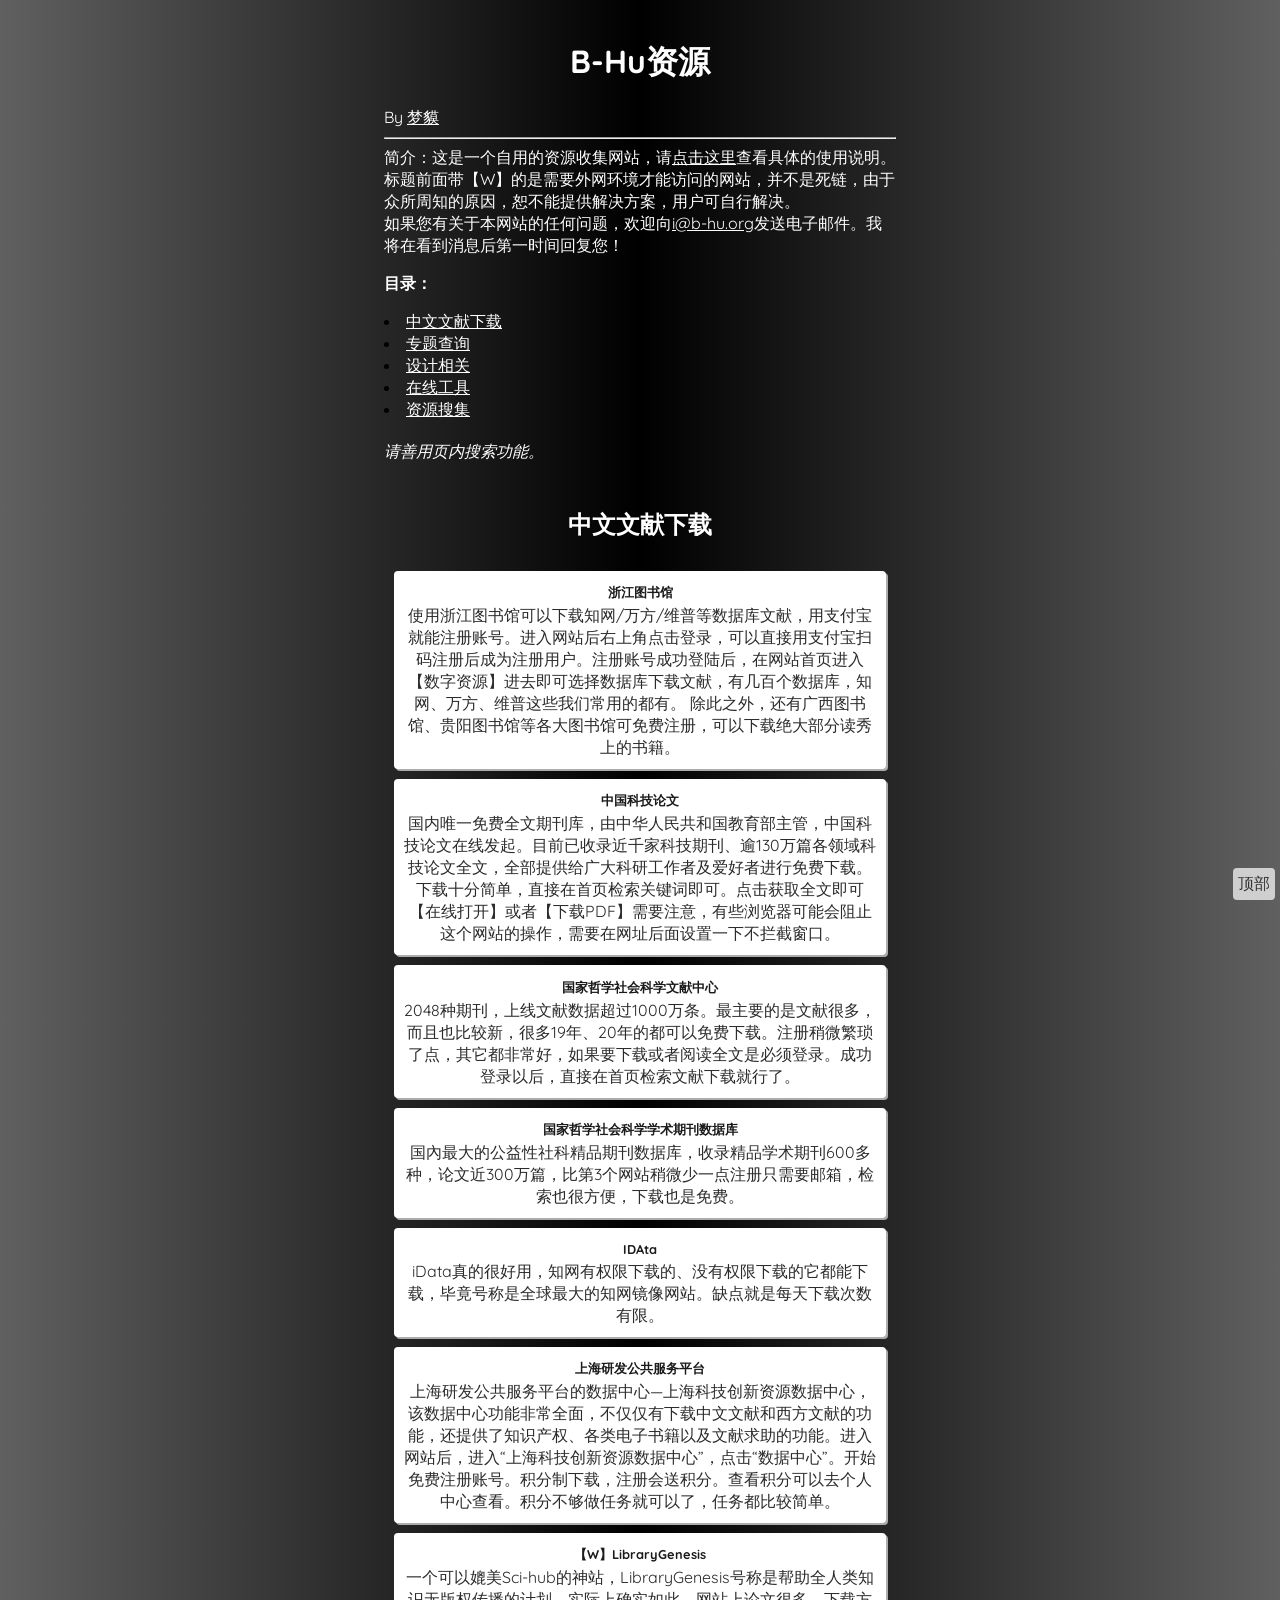
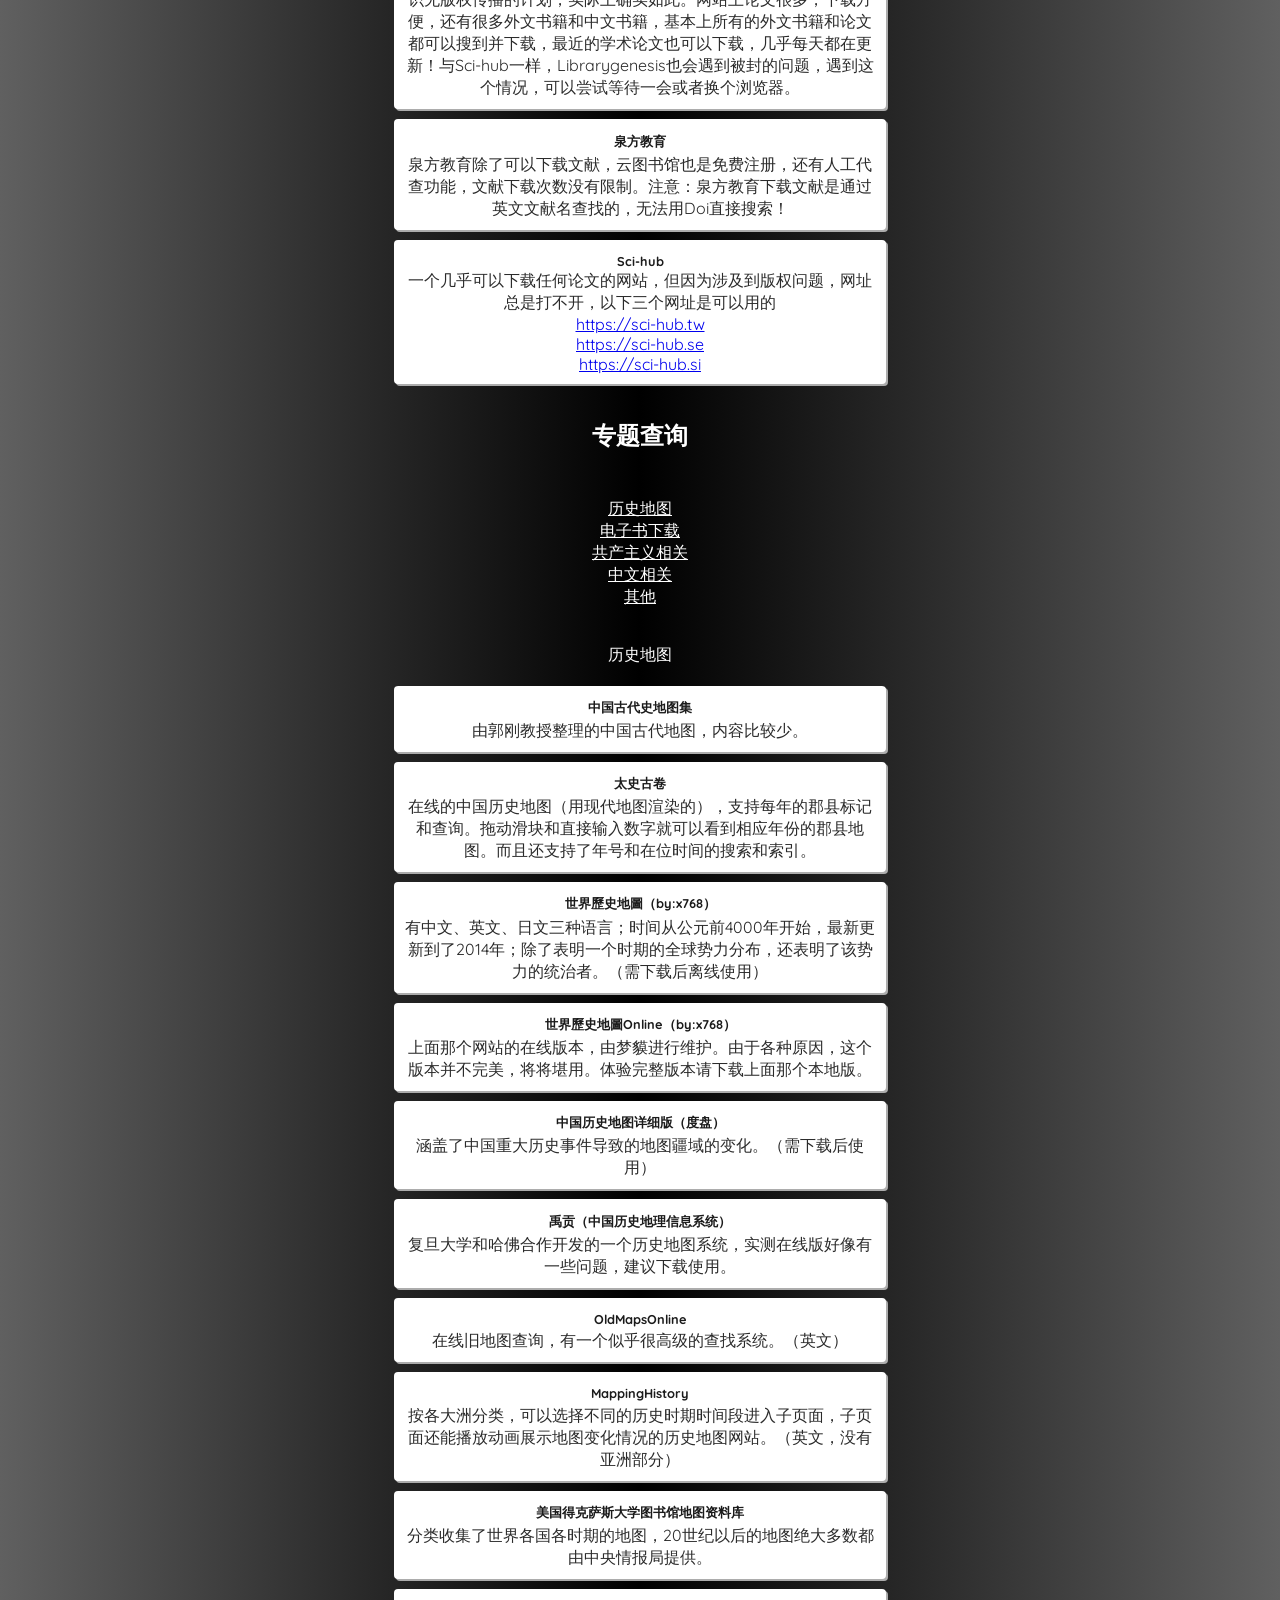
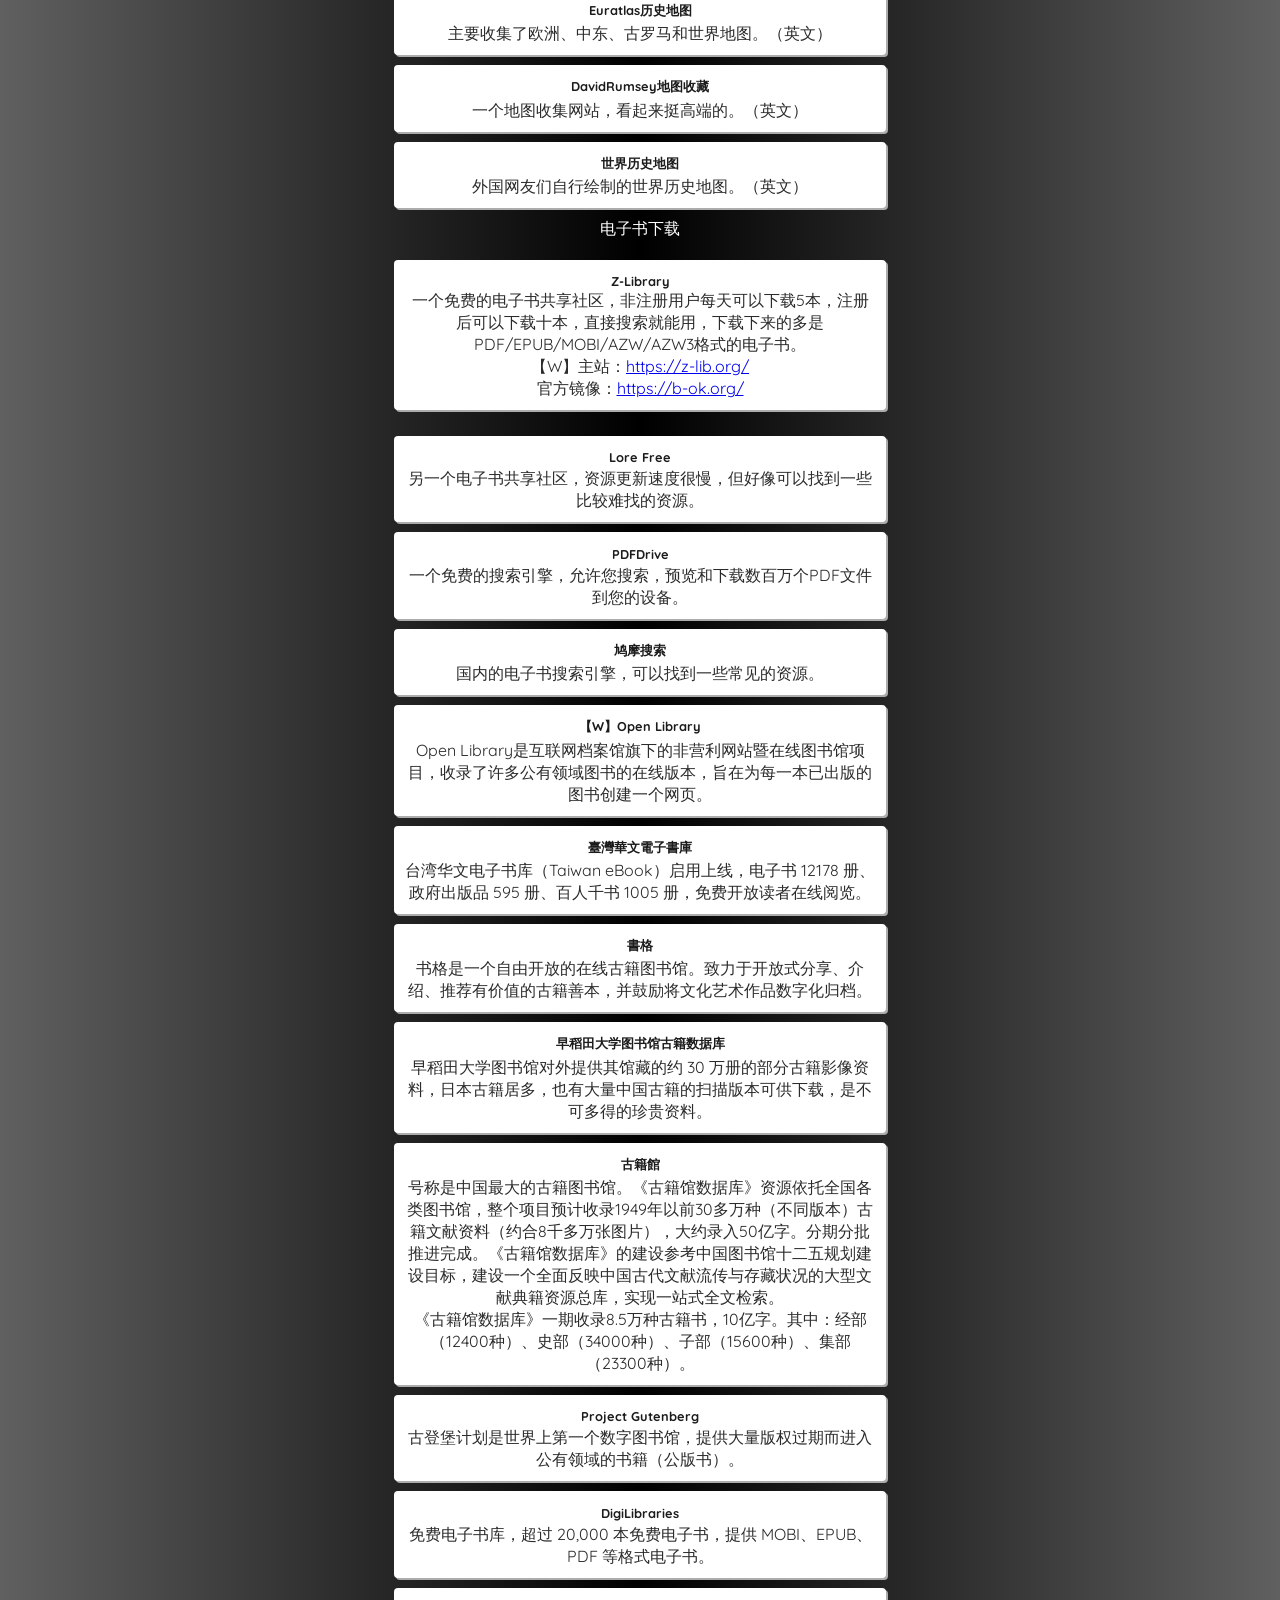
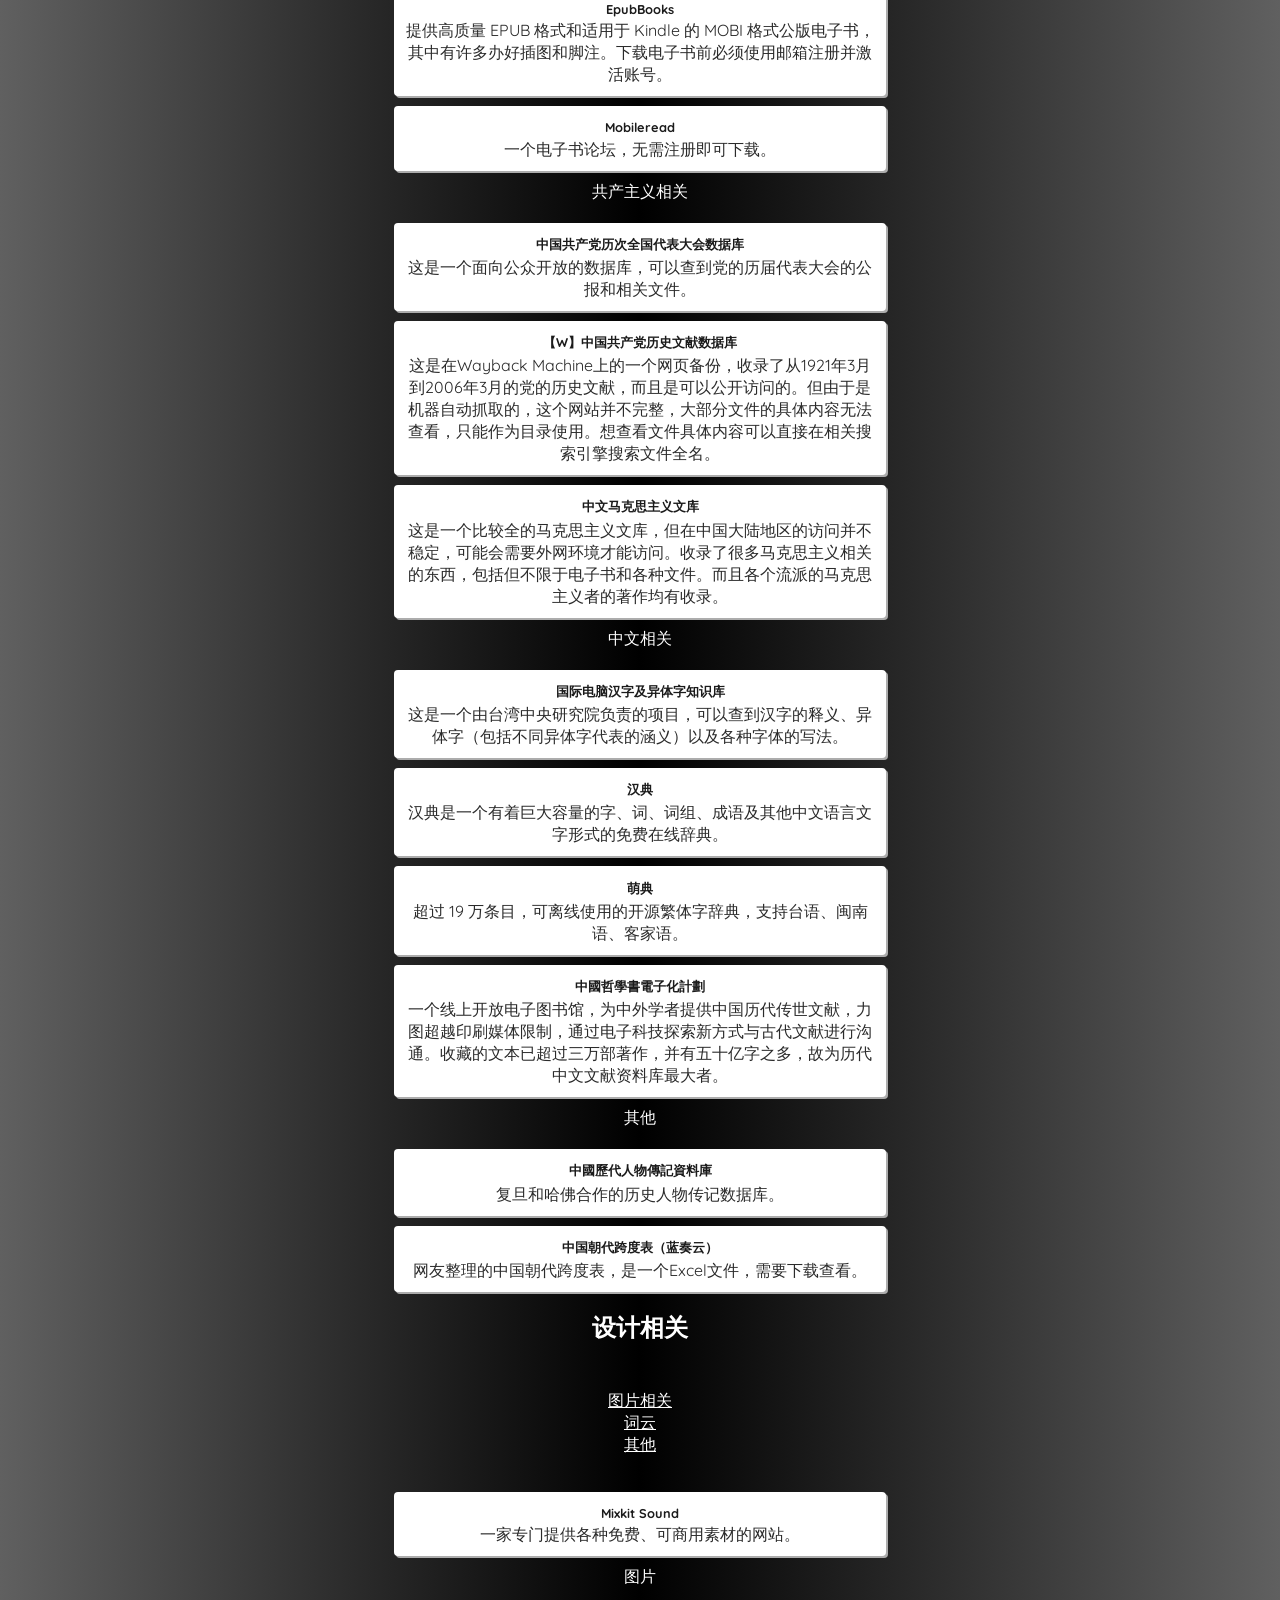
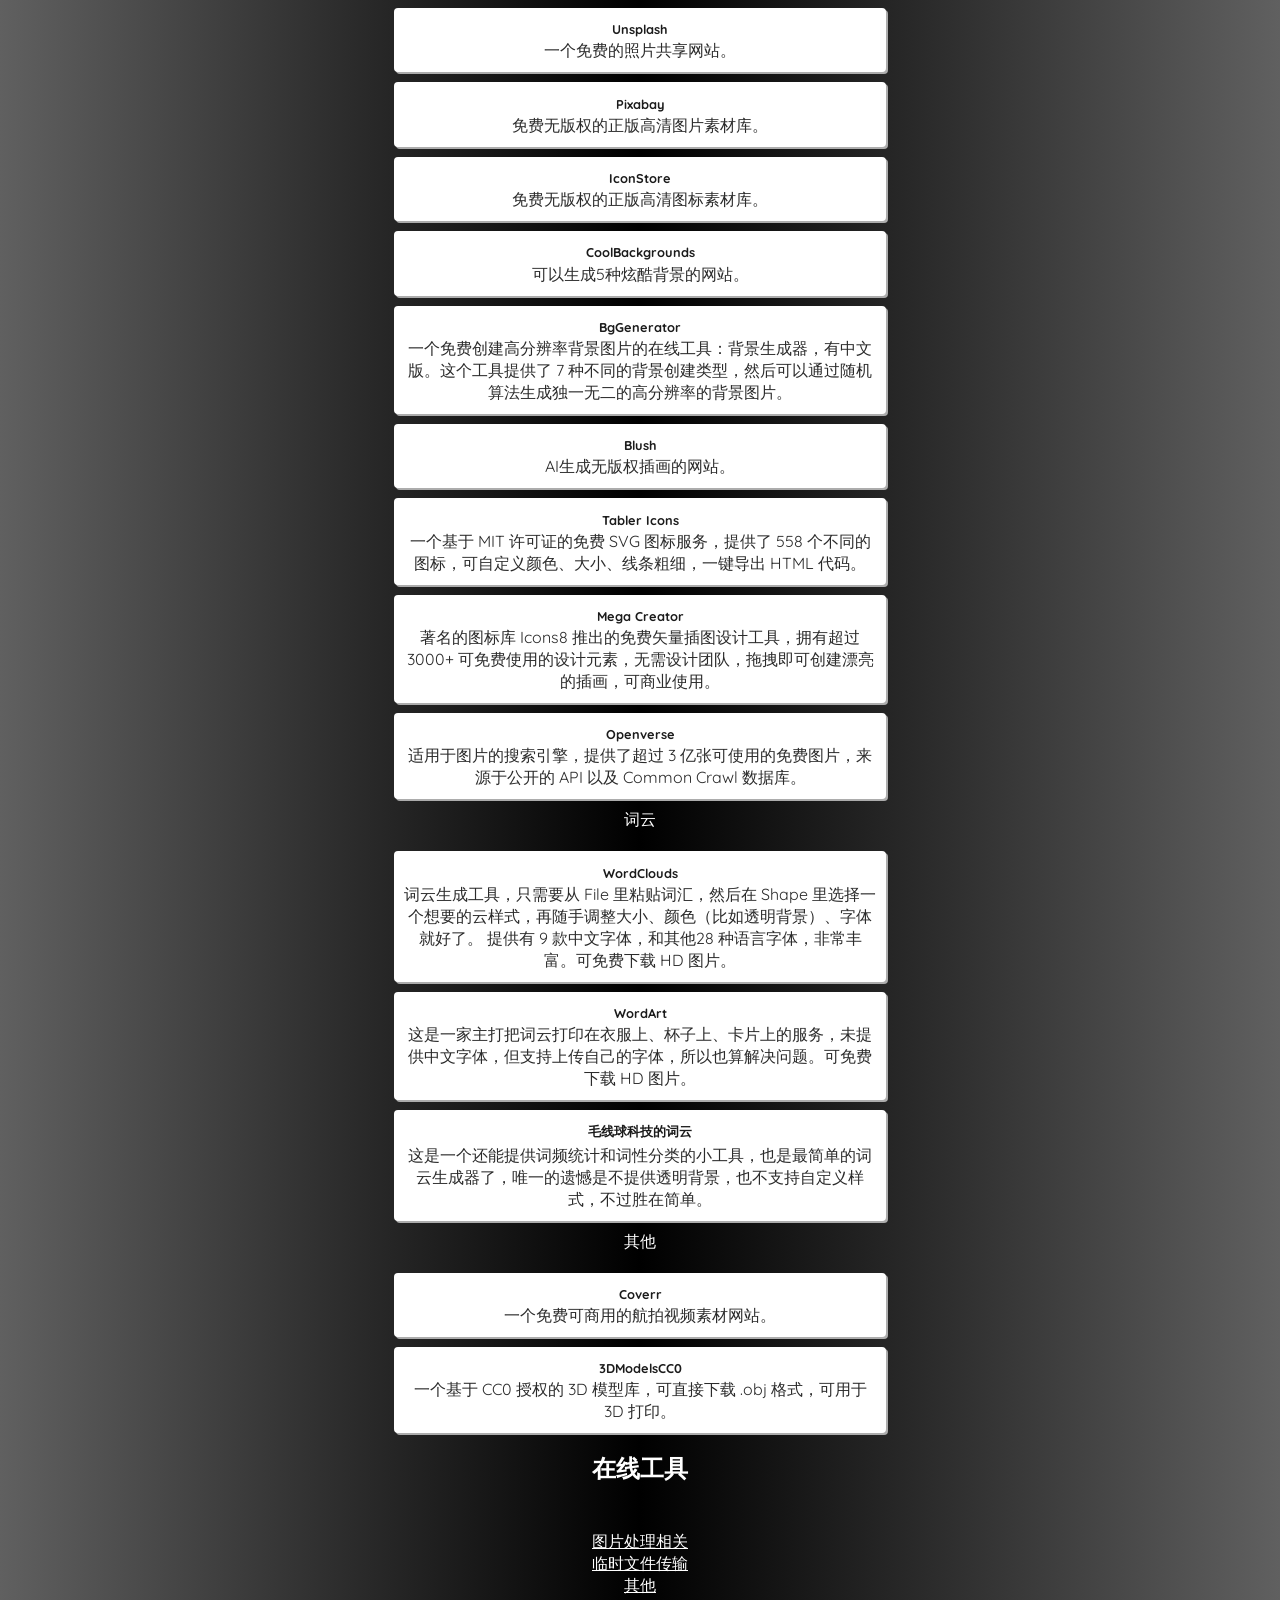
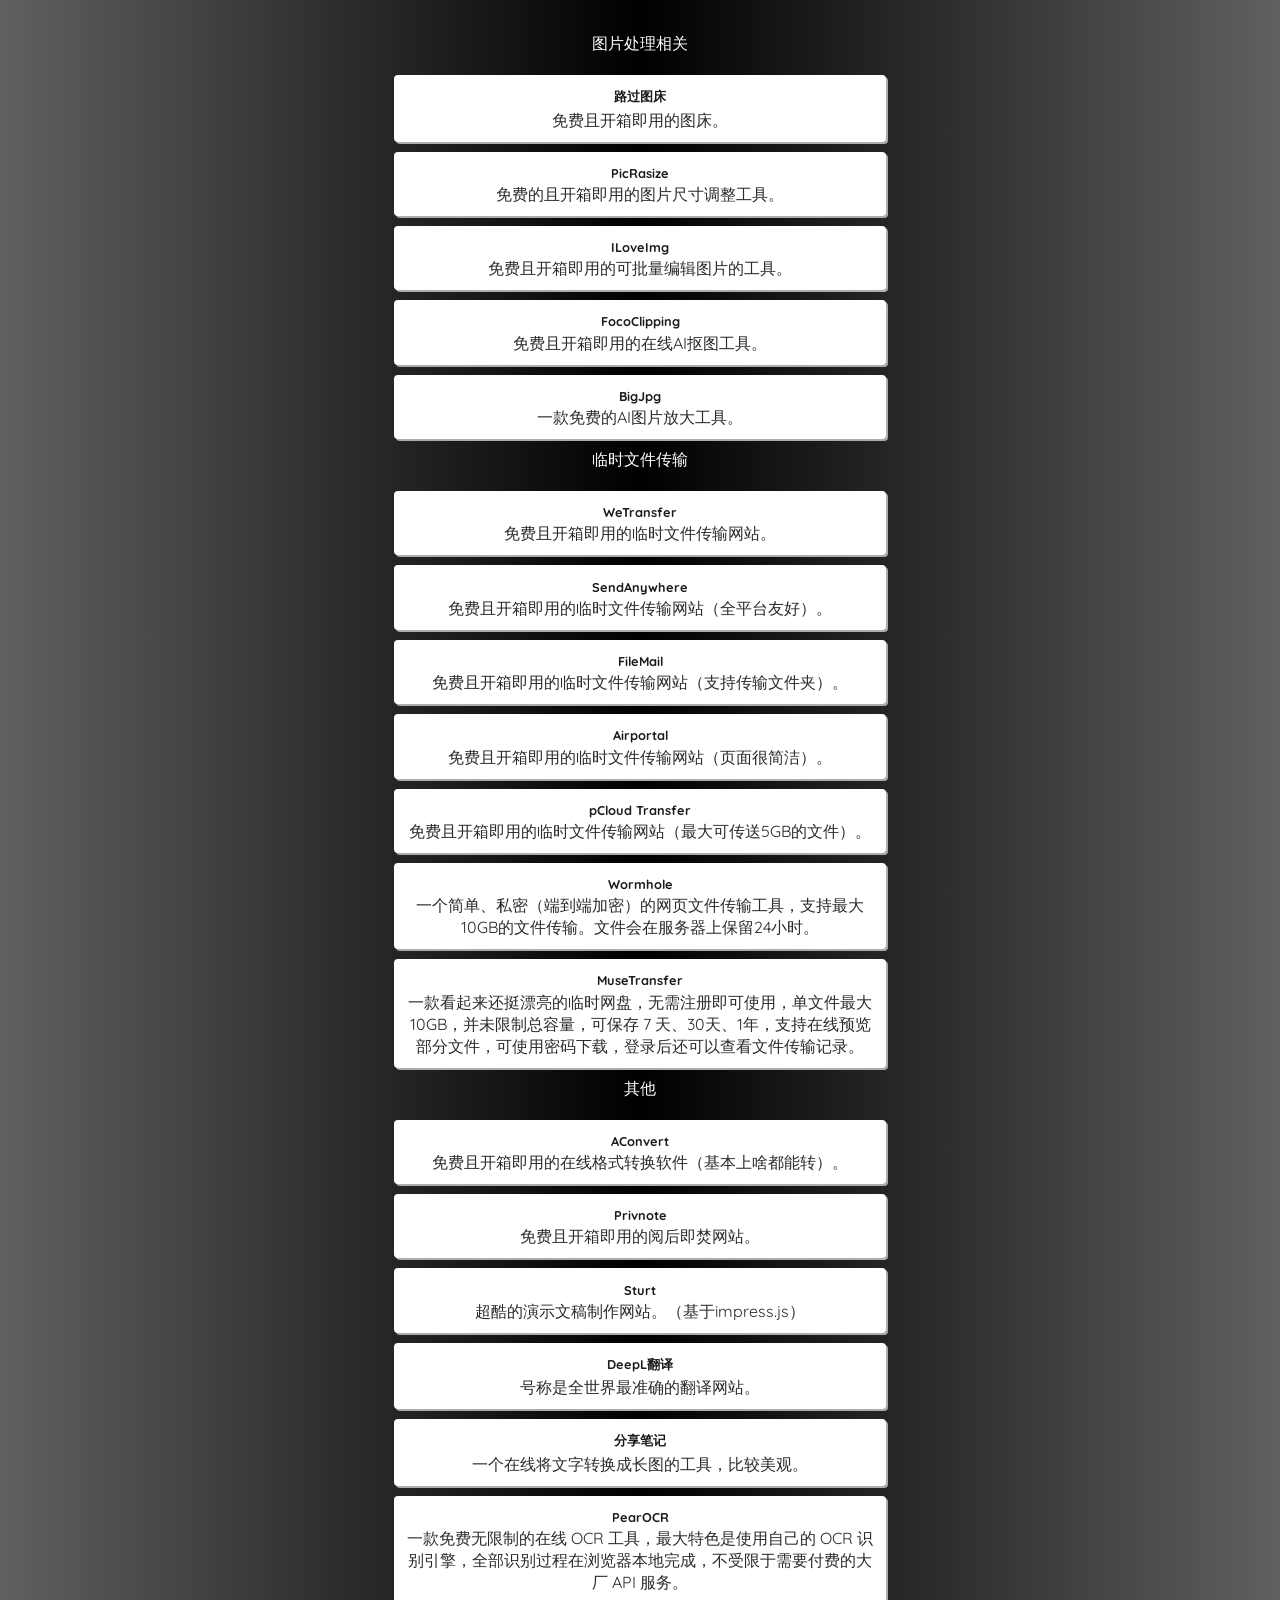
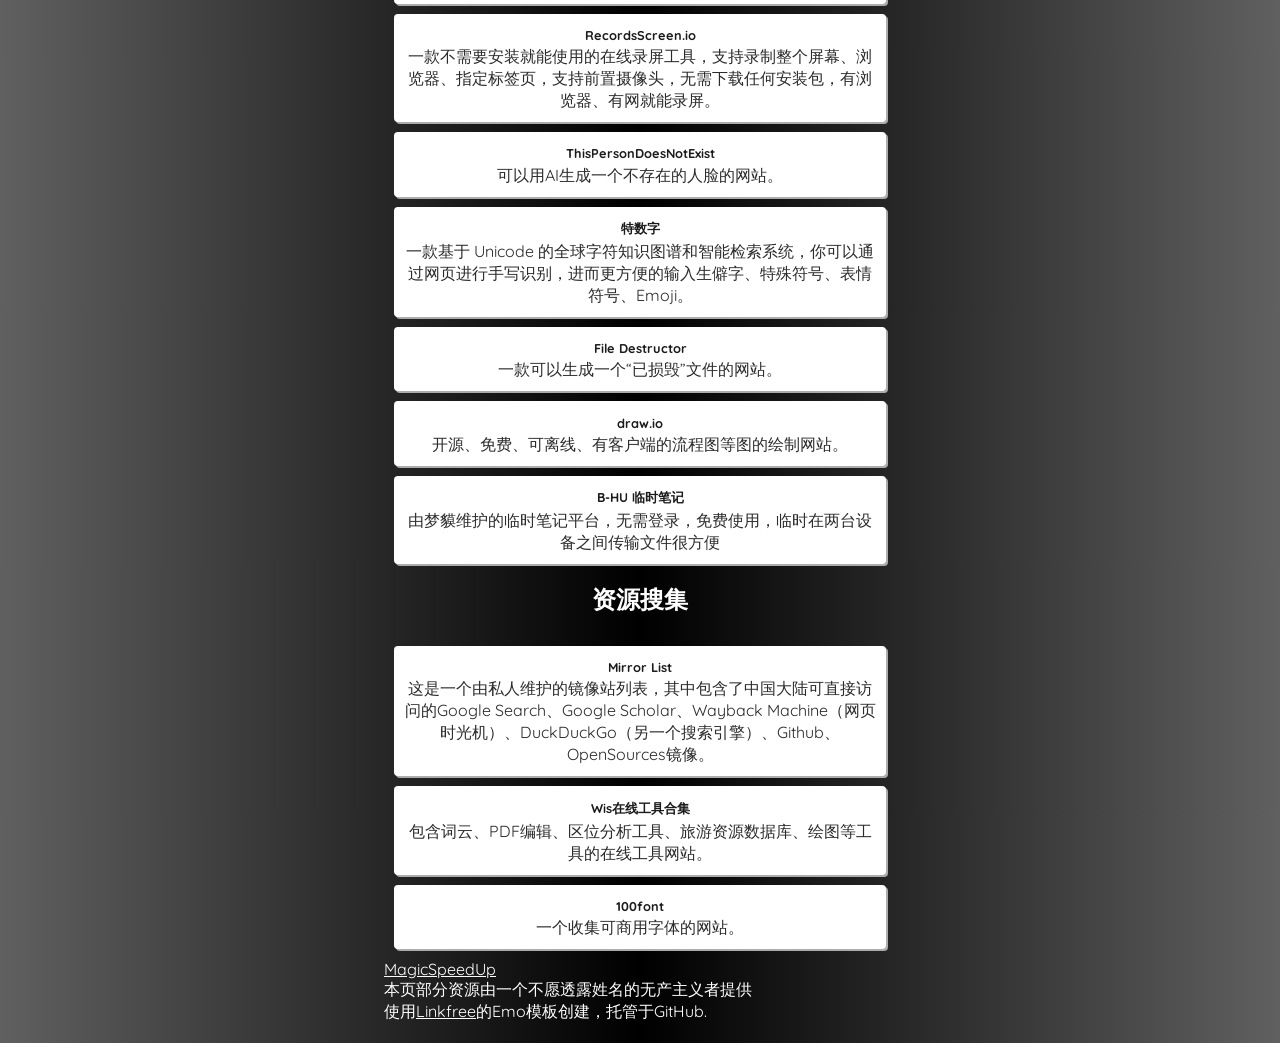
<file: old/index0_1.html>
<!DOCTYPE html>
<html>
<head>
    <meta charset="UTF-8">
    <meta http-equiv="X-UA-Compatible" content="IE=edge">
    <meta name="viewport" content="width=device-width, initial-scale=1.0">
    <title>B-Hu资源</title>
    <link rel="stylesheet" href="./style.css">
    <style>
    #backtop a { /* back to top button */
	position: fixed;
	bottom: 0px; /* 小按钮到浏览器底边的距离 */
	right: 5px; /* 小按钮到浏览器右边框的距离 */
	color: #333; /* 小按钮中文字的颜色 */
	z-index: 1000;
	background: #cfcfcf; /* 小按钮底色 */
	padding: 5px; /* 小按钮中文字到按钮边缘的距离 */
	border-radius: 4px; /* 小按钮圆角的弯曲程度（半径）*/
	-moz-border-radius: 4px;
	-webkit-border-radius: 4px;
	font-weight: normal; /* 小按钮中文字的粗细 */
	text-decoration: none !important;
}

#backtop a:hover { /* 小按钮上有鼠标悬停时 */
	background: #333; /* 小按钮的底色 */
	color: #fff; /* 文字颜色 */
}
    </style>
</head>
<body>
    <main class="main">
       <h1 style="color:white;text-align: center">B-Hu资源</h1><a style="color:white">By <a href="https://mo.b-hu.org/" style="color:white" target="_blank">梦貘</a></a><hr/>
        <a style="color:white">简介：这是一个自用的资源收集网站，请</a><a href="http://mo.b-hu.org/getzy/" style="color:white">点击这里</a><a style="color:white">查看具体的使用说明。<br/>标题前面带【W】的是需要外网环境才能访问的网站，并不是死链，由于众所周知的原因，恕不能提供解决方案，用户可自行解决。 <br/>如果您有关于本网站的任何问题，欢迎向</a><a href="mailto:i@b-hu.org" style="color:white">i@b-hu.org</a><a style="color:white">发送电子邮件。我将在看到消息后第一时间回复您！</a>
        <p style="color:white"><b>目录：</b><br/><li><a href="#zwwxxz" style="color:white">中文文献下载</a></li><li><a href="#ztcx" style="color:white">专题查询</a></li><li><a href="#design" style="color:white">设计相关</a></li><li><a href="#zxgj" style="color:white">在线工具</a></li><li><a href="#zysj" style="color:white">资源搜集</a></li><br/><i style="color:white">请善用页内搜索功能。</i></p>
        <section class="some-icons-container">
            <h2 style="color:white" id="zwwxxz">中文文献下载</h2>
            <a href="https://www.zjlib.cn" class="external-link" target="_blank">
                <h2 class="external-link__header">浙江图书馆</h2>
                使用浙江图书馆可以下载知网/万方/维普等数据库文献，用支付宝就能注册账号。进入网站后右上角点击登录，可以直接用支付宝扫码注册后成为注册用户。注册账号成功登陆后，在网站首页进入【数字资源】进去即可选择数据库下载文献，有几百个数据库，知网、万方、维普这些我们常用的都有。
除此之外，还有广西图书馆、贵阳图书馆等各大图书馆可免费注册，可以下载绝大部分读秀上的书籍。
            </a>
            <a href="http://www.paper.edu.cn/journal/index.shtml" class="external-link" target="_blank">
                <h2 class="external-link__header">中国科技论文</h2>
                国内唯一免费全文期刊库，由中华人民共和国教育部主管，中国科技论文在线发起。目前已收录近千家科技期刊、逾130万篇各领域科技论文全文，全部提供给广大科研工作者及爱好者进行免费下载。下载十分简单，直接在首页检索关键词即可。点击获取全文即可【在线打开】或者【下载PDF】需要注意，有些浏览器可能会阻止这个网站的操作，需要在网址后面设置一下不拦截窗口。
            </a>
            <a href="http://www.ncpssd.org/index.aspx" class="external-link" target="_blank">
                <h2 class="external-link__header">国家哲学社会科学文献中心</h2>
                2048种期刊，上线文献数据超过1000万条。最主要的是文献很多，而且也比较新，很多19年、20年的都可以免费下载。注册稍微繁琐了点，其它都非常好，如果要下载或者阅读全文是必须登录。成功登录以后，直接在首页检索文献下载就行了。
            </a>
            <a href="http://www.ncpssd.org/index.aspx" class="external-link" target="_blank">
                <h2 class="external-link__header">国家哲学社会科学学术期刊数据库</h2>
                国內最大的公益性社科精品期刊数据库，收录精品学术期刊600多种，论文近300万篇，比第3个网站稍微少一点注册只需要邮箱，检索也很方便，下载也是免费。
            </a>
            <a href="https://www.cn-ki.net/" class="external-link" target="_blank">
                <h2 class="external-link__header">IDAta</h2>
                iData真的很好用，知网有权限下载的、没有权限下载的它都能下载，毕竟号称是全球最大的知网镜像网站。缺点就是每天下载次数有限。
            </a>
            <a href="http://www.sgst.cn/" class="external-link" target="_blank">
                <h2 class="external-link__header">上海研发公共服务平台</h2>
                上海研发公共服务平台的数据中心—上海科技创新资源数据中心，该数据中心功能非常全面，不仅仅有下载中文文献和西方文献的功能，还提供了知识产权、各类电子书籍以及文献求助的功能。进入网站后，进入“上海科技创新资源数据中心”，点击“数据中心”。开始免费注册账号。积分制下载，注册会送积分。查看积分可以去个人中心查看。积分不够做任务就可以了，任务都比较简单。
            </a>
            <a href="http://gen.lib.rus.ec/" class="external-link" target="_blank">
                <h2 class="external-link__header">【W】LibraryGenesis</h2>
                一个可以媲美Sci-hub的神站，LibraryGenesis号称是帮助全人类知识无版权传播的计划，实际上确实如此。网站上论文很多，下载方便，还有很多外文书籍和中文书籍，基本上所有的外文书籍和论文都可以搜到并下载，最近的学术论文也可以下载，几乎每天都在更新！与Sci-hub一样，Librarygenesis也会遇到被封的问题，遇到这个情况，可以尝试等待一会或者换个浏览器。
            </a>
            <a href="http://www.yuntsg.com/html/1/" class="external-link" target="_blank">
                <h2 class="external-link__header">泉方教育</h2>
                泉方教育除了可以下载文献，云图书馆也是免费注册，还有人工代查功能，文献下载次数没有限制。注意：泉方教育下载文献是通过英文文献名查找的，无法用Doi直接搜索！
            </a>
            <p class="external">
                <a class="external__header">Sci-hub</a><br>
                一个几乎可以下载任何论文的网站，但因为涉及到版权问题，网址总是打不开，以下三个网址是可以用的
                <br/><a href="https://sci-hub.tw" target="_blank">https://sci-hub.tw</a>
                <br/><a href="https://sci-hub.se" target="_blank">https://sci-hub.se</a>
                <br/><a href="https://sci-hub.si" target="_blank">https://sci-hub.si</a>
            </p>
            <h2 style="color:white" id="ztcx">专题查询</h2>
            <p class="textpure"><a style="color:white" href="#historymap">历史地图</a><br/><a style="color:white" href="#dzsxz">电子书下载</a><br/><a style="color:white" href="#gczy">共产主义相关</a><br/><a style="color:white" href="#chinese">中文相关</a><br/><a style="color:white" href="#qita1">其他</a></p>
            <a class="textpure" id="historymap">历史地图</a>
            <a href="https://home.olemiss.edu/~gg/hstrymap/lishidit.htm" class="external-link" target="_blank">
                <h2 class="external-link__header">中国古代史地图集</h2>
                    由郭刚教授整理的中国古代地图，内容比较少。
            </a>
            <a href="https://hisgeomap.com/" class="external-link" target="_blank">
                <h2 class="external-link__header">太史古卷</h2>
                    在线的中国历史地图（用现代地图渲染的），支持每年的郡县标记和查询。拖动滑块和直接输入数字就可以看到相应年份的郡县地图。而且还支持了年号和在位时间的搜索和索引。
            </a>
            <a href="http://x768.com/w/twha.zh-hant" class="external-link" target="_blank">
                <h2 class="external-link__header">世界歷史地圖（by:x768）</h2>
                    有中文、英文、日文三种语言；时间从公元前4000年开始，最新更新到了2014年；除了表明一个时期的全球势力分布，还表明了该势力的统治者。（需下载后离线使用）
            </a>
            <a href="https://mmo.rth.app/" class="external-link" target="_blank">
                <h2 class="external-link__header">世界歷史地圖Online（by:x768）</h2>
                    上面那个网站的在线版本，由梦貘进行维护。由于各种原因，这个版本并不完美，将将堪用。体验完整版本请下载上面那个本地版。
            </a>
            <a href="https://pan.baidu.com/s/1mgKFhB6" class="external-link" target="_blank">
                <h2 class="external-link__header">中国历史地图详细版（度盘）</h2>
                    涵盖了中国重大历史事件导致的地图疆域的变化。（需下载后使用）
            </a>
            <a href="http://yugong.fudan.edu.cn/views/chgis_index.php" class="external-link" target="_blank">
                <h2 class="external-link__header">禹贡（中国历史地理信息系统）</h2>
                    复旦大学和哈佛合作开发的一个历史地图系统，实测在线版好像有一些问题，建议下载使用。
            </a>
            <a href="https://www.oldmapsonline.org/" class="external-link" target="_blank">
                <h2 class="external-link__header">OldMapsOnline</h2>
                    在线旧地图查询，有一个似乎很高级的查找系统。（英文）
            </a>
            <a href="https://mappinghistory.uoregon.edu/english/index.html" class="external-link" target="_blank">
                <h2 class="external-link__header">MappingHistory</h2>
                    按各大洲分类，可以选择不同的历史时期时间段进入子页面，子页面还能播放动画展示地图变化情况的历史地图网站。（英文，没有亚洲部分）
            </a>
            <a href="https://maps.lib.utexas.edu/maps/" class="external-link" target="_blank">
                <h2 class="external-link__header">美国得克萨斯大学图书馆地图资料库</h2>
                    分类收集了世界各国各时期的地图，20世纪以后的地图绝大多数都由中央情报局提供。
            </a>
            <a href="https://www.euratlas.net/history/index.html" class="external-link" target="_blank">
                <h2 class="external-link__header">Euratlas历史地图</h2>
                    主要收集了欧洲、中东、古罗马和世界地图。（英文）
            </a>
            <a href="https://www.davidrumsey.com/" class="external-link" target="_blank">
                <h2 class="external-link__header">DavidRumsey地图收藏</h2>
                    一个地图收集网站，看起来挺高端的。（英文）
            </a>
            <a href="https://www.worldhistorymaps.info/" class="external-link" target="_blank">
                <h2 class="external-link__header">世界历史地图</h2>
                    外国网友们自行绘制的世界历史地图。（英文）
            </a>
            <a class="textpure" id="dzsxz">电子书下载</a>
            <p class="external">
                <a class="external__header">Z-Library</a><br>
                    一个免费的电子书共享社区，非注册用户每天可以下载5本，注册后可以下载十本，直接搜索就能用，下载下来的多是PDF/EPUB/MOBI/AZW/AZW3格式的电子书。</br>
                    【W】主站：<a href="https://z-lib.org/" target="_blank">https://z-lib.org/</a>
                    <br/>官方镜像：<a href="https://b-ok.org/" target="_blank">https://b-ok.org/</a>
            </p>
            <a href="https://lorefree.com/" class="external-link" target="_blank">
                <h2 class="external-link__header">Lore Free</h2>
                    另一个电子书共享社区，资源更新速度很慢，但好像可以找到一些比较难找的资源。
            </a>
            <a href="https://www.pdfdrive.com/" class="external-link" target="_blank">
                <h2 class="external-link__header">PDFDrive</h2>
                    一个免费的搜索引擎，允许您搜索，预览和下载数百万个PDF文件到您的设备。
            </a>
            <a href="https://www.jiumodiary.com/" class="external-link" target="_blank">
                <h2 class="external-link__header">鸠摩搜索</h2>
                    国内的电子书搜索引擎，可以找到一些常见的资源。
            </a>
            <a href="https://openlibrary.org/" class="external-link" target="_blank">
                <h2 class="external-link__header">【W】Open Library</h2>
                    Open Library是互联网档案馆旗下的非营利网站暨在线图书馆项目，收录了许多公有领域图书的在线版本，旨在为每一本已出版的图书创建一个网页。
            </a>
            <a href="https://taiwanebook.ncl.edu.tw/" class="external-link" target="_blank">
                <h2 class="external-link__header">臺灣華文電子書庫</h2>
                    台湾华文电子书库（Taiwan eBook）启用上线，电子书 12178 册、政府出版品 595 册、百人千书 1005 册，免费开放读者在线阅览。
            </a>
            <a href="https://new.shuge.org/" class="external-link" target="_blank">
                <h2 class="external-link__header">書格</h2>
                    书格是一个自由开放的在线古籍图书馆。致力于开放式分享、介绍、推荐有价值的古籍善本，并鼓励将文化艺术作品数字化归档。
            </a>
            <a href="https://www.wul.waseda.ac.jp/kotenseki/" class="external-link" target="_blank">
                <h2 class="external-link__header">早稻田大学图书馆古籍数据库</h2>
                    早稻田大学图书馆对外提供其馆藏的约 30 万册的部分古籍影像资料，日本古籍居多，也有大量中国古籍的扫描版本可供下载，是不可多得的珍贵资料。
            </a>
            <a href="https://gujiguan.com/" class="external-link" target="_blank">
                <h2 class="external-link__header">古籍館</h2>
                    号称是中国最大的古籍图书馆。《古籍馆数据库》资源依托全国各类图书馆，整个项目预计收录1949年以前30多万种（不同版本）古籍文献资料（约合8千多万张图片），大约录入50亿字。分期分批推进完成。《古籍馆数据库》的建设参考中国图书馆十二五规划建设目标，建设一个全面反映中国古代文献流传与存藏状况的大型文献典籍资源总库，实现一站式全文检索。<br/>《古籍馆数据库》一期收录8.5万种古籍书，10亿字。其中：经部（12400种）、史部（34000种）、子部（15600种）、集部（23300种）。
            </a>
            <a href="https://www.gutenberg.org/" class="external-link" target="_blank">
                <h2 class="external-link__header">Project Gutenberg</h2>
                    古登堡计划是世界上第一个数字图书馆，提供大量版权过期而进入公有领域的书籍（公版书）。
            </a>
            <a href="https://digilibraries.com/" class="external-link" target="_blank">
                <h2 class="external-link__header">DigiLibraries</h2>
                    免费电子书库，超过 20,000 本免费电子书，提供 MOBI、EPUB、PDF 等格式电子书。
            </a>
            <a href="https://www.epubbooks.com/" class="external-link" target="_blank">
                <h2 class="external-link__header">EpubBooks</h2>
                    提供高质量 EPUB 格式和适用于 Kindle 的 MOBI 格式公版电子书，其中有许多办好插图和脚注。下载电子书前必须使用邮箱注册并激活账号。
            </a>
            <a href="https://www.mobileread.com/" class="external-link" target="_blank">
                <h2 class="external-link__header">Mobileread</h2>
                    一个电子书论坛，无需注册即可下载。
            </a>
            <a class="textpure" id="gczy">共产主义相关</a>
            </a>
            <a href="http://cpc.people.com.cn/GB/64162/64168/64562/index.html" class="external-link" target="_blank">
                <h2 class="external-link__header">中国共产党历次全国代表大会数据库</h2>
                这是一个面向公众开放的数据库，可以查到党的历届代表大会的公报和相关文件。
            </a>
            <a href="https://web.archive.org/web/20210305161552/http://www.china.com.cn/guoqing/node_7168949.htm" class="external-link" target="_blank">
                <h2 class="external-link__header">【W】中国共产党历史文献数据库</h2>
                这是在Wayback Machine上的一个网页备份，收录了从1921年3月到2006年3月的党的历史文献，而且是可以公开访问的。但由于是机器自动抓取的，这个网站并不完整，大部分文件的具体内容无法查看，只能作为目录使用。想查看文件具体内容可以直接在相关搜索引擎搜索文件全名。
            </a>
            <a href="https://www.marxists.org/chinese/index.html" class="external-link" target="_blank">
                <h2 class="external-link__header">中文马克思主义文库</h2>
                这是一个比较全的马克思主义文库，但在中国大陆地区的访问并不稳定，可能会需要外网环境才能访问。收录了很多马克思主义相关的东西，包括但不限于电子书和各种文件。而且各个流派的马克思主义者的著作均有收录。
            </a>
            <a class="textpure" id="chinese">中文相关</a>
            <a href="https://chardb.iis.sinica.edu.tw/" class="external-link" target="_blank">
                <h2 class="external-link__header">国际电脑汉字及异体字知识库</h2>
                这是一个由台湾中央研究院负责的项目，可以查到汉字的释义、异体字（包括不同异体字代表的涵义）以及各种字体的写法。
            </a>
		    <a href="https://www.zdic.net/" class="external-link" target="_blank">
                <h2 class="external-link__header">汉典</h2>
                汉典是一个有着巨大容量的字、词、词组、成语及其他中文语言文字形式的免费在线辞典。 
            </a>
            <a href="https://www.moedict.tw/" class="external-link" target="_blank">
                <h2 class="external-link__header">萌典</h2>
                超过 19 万条目，可离线使用的开源繁体字辞典，支持台语、闽南语、客家语。 
            </a>
	    <a href="https://ctext.org/zh" class="external-link" target="_blank">
                <h2 class="external-link__header">中國哲學書電子化計劃</h2>
                一个线上开放电子图书馆，为中外学者提供中国历代传世文献，力图超越印刷媒体限制，通过电子科技探索新方式与古代文献进行沟通。收藏的文本已超过三万部著作，并有五十亿字之多，故为历代中文文献资料库最大者。
            </a>
            <a class="textpure" id="qita1">其他</a>
            <a href="https://projects.iq.harvard.edu/chinesecbdb" class="external-link" target="_blank">
                <h2 class="external-link__header">中國歷代人物傳記資料庫</h2>
                复旦和哈佛合作的历史人物传记数据库。
            </a>
            <a href="https://wwpan.lanzoul.com/iyUrT01inj6d" class="external-link" target="_blank">
                <h2 class="external-link__header">中国朝代跨度表（蓝奏云）</h2>
                网友整理的中国朝代跨度表，是一个Excel文件，需要下载查看。
            </a>
            <h2 style="color:white" id="design">设计相关</h2>
            <p class="textpure"><a style="color:white" href="#pic">图片相关</a><br/><a style="color:white" href="#ciyun">词云</a><br/><a style="color:white" href="#qita3">其他</a></p>
            <a href="https://mixkit.co/free-sound-effects/bleep/" class="external-link" target="_blank">
                <h2 class="external-link__header">Mixkit Sound</h2>
                一家专门提供各种免费、可商用素材的网站。
            </a>
            <a class="textpure" id="pic">图片</a>
            <a href="https://unsplash.com/" class="external-link" target="_blank">
                <h2 class="external-link__header">Unsplash</h2>
                一个免费的照片共享网站。
            </a>
            <a href="https://pixabay.com/zh/" class="external-link" target="_blank">
                <h2 class="external-link__header">Pixabay</h2>
                免费无版权的正版高清图片素材库。
            </a>
	        <a href="https://iconstore.co/" class="external-link" target="_blank">
                <h2 class="external-link__header">IconStore</h2>
                免费无版权的正版高清图标素材库。
            </a>
            <a href="https://coolbackgrounds.io/" class="external-link" target="_blank">
                <h2 class="external-link__header">CoolBackgrounds</h2>
                可以生成5种炫酷背景的网站。
            </a>
            <a href="https://bggenerator.com/zh-cn.php" class="external-link" target="_blank">
                <h2 class="external-link__header">BgGenerator</h2>
                一个免费创建高分辨率背景图片的在线工具：背景生成器，有中文版。这个工具提供了 7 种不同的背景创建类型，然后可以通过随机算法生成独一无二的高分辨率的背景图片。
            </a>
            <a href="https://blush.design/zh-CN" class="external-link" target="_blank">
                <h2 class="external-link__header">Blush</h2>
                AI生成无版权插画的网站。
            </a>
            <a href="https://tablericons.com/" class="external-link" target="_blank">
                <h2 class="external-link__header">Tabler Icons</h2>
                一个基于 MIT 许可证的免费 SVG 图标服务，提供了 558 个不同的图标，可自定义颜色、大小、线条粗细，一键导出 HTML 代码。
            </a>
            <a href="https://icons8.com/mega-creator/" class="external-link" target="_blank">
                <h2 class="external-link__header">Mega Creator</h2>
                著名的图标库 Icons8 推出的免费矢量插图设计工具，拥有超过 3000+ 可免费使用的设计元素，无需设计团队，拖拽即可创建漂亮的插画，可商业使用。
            </a>
            <a href="https://wordpress.org/openverse/?referrer=creativecommons.org" class="external-link" target="_blank">
                <h2 class="external-link__header">Openverse</h2>
                适用于图片的搜索引擎，提供了超过 3 亿张可使用的免费图片，来源于公开的 API 以及 Common Crawl 数据库。
            </a>
            <a class="textpure" id="ciyun">词云</a>
            <a href="https://www.wordclouds.com/" class="external-link" target="_blank">
                <h2 class="external-link__header">WordClouds</h2>
                词云生成工具，只需要从 File 里粘贴词汇，然后在 Shape 里选择一个想要的云样式，再随手调整大小、颜色（比如透明背景）、字体就好了。
提供有 9 款中文字体，和其他28 种语言字体，非常丰富。可免费下载 HD 图片。
            </a>
            <a href="https://wordart.com/" class="external-link" target="_blank">
                <h2 class="external-link__header">WordArt</h2>
                这是一家主打把词云打印在衣服上、杯子上、卡片上的服务，未提供中文字体，但支持上传自己的字体，所以也算解决问题。可免费下载 HD 图片。
            </a>
            <a href="http://cloud.niucodata.com/" class="external-link" target="_blank">
                <h2 class="external-link__header">毛线球科技的词云</h2>
                这是一个还能提供词频统计和词性分类的小工具，也是最简单的词云生成器了，唯一的遗憾是不提供透明背景，也不支持自定义样式，不过胜在简单。
            </a>
            <a class="textpure" id="qt3">其他</a>
            <a href="https://coverr.co/" class="external-link" target="_blank">
                <h2 class="external-link__header">Coverr</h2>
                一个免费可商用的航拍视频素材网站。
            </a>
            <a href="https://www.3dmodelscc0.com/" class="external-link" target="_blank">
                <h2 class="external-link__header">3DModelsCC0</h2>
                一个基于 CC0 授权的 3D 模型库，可直接下载 .obj 格式，可用于 3D 打印。
            </a>
            <h2 style="color:white" id="zxgj">在线工具</h2>
            <p class="textpure"><a style="color:white" href="#picture">图片处理相关</a><br/><a style="color:white" href="#filesend">临时文件传输</a><br/><a style="color:white" href="#qita2">其他</a></p>
                <a class="textpure" id="picture">图片处理相关</a>
                <a href="https://imgtu.com/" class="external-link" target="_blank">
                <h2 class="external-link__header">路过图床</h2>
                免费且开箱即用的图床。
            </a>
		    <a href="https://picresize.com/cn" class="external-link" target="_blank">
                <h2 class="external-link__header">PicRasize</h2>
                免费的且开箱即用的图片尺寸调整工具。
            </a>
                <a href="https://www.iloveimg.com/zh-cn" class="external-link" target="_blank">
                <h2 class="external-link__header">ILoveImg</h2>
                免费且开箱即用的可批量编辑图片的工具。
            </a>
            <a href="https://www.fococlipping.com/" class="external-link" target="_blank">
                <h2 class="external-link__header">FocoClipping</h2>
                免费且开箱即用的在线AI抠图工具。
            </a>
            <a href="https://bigjpg.com/" class="external-link" target="_blank">
                <h2 class="external-link__header">BigJpg</h2>
                一款免费的AI图片放大工具。
            </a>
            <a class="textpure" id="filesend">临时文件传输</a>
            <a href="https://wetransfer.com/" class="external-link" target="_blank">
                <h2 class="external-link__header">WeTransfer</h2>
                免费且开箱即用的临时文件传输网站。
            </a>
            <a href="https://send-anywhere.com/" class="external-link" target="_blank">
                <h2 class="external-link__header">SendAnywhere</h2>
                免费且开箱即用的临时文件传输网站（全平台友好）。
            </a>
            <a href="https://www.filemail.com/" class="external-link" target="_blank">
                <h2 class="external-link__header">FileMail</h2>
                免费且开箱即用的临时文件传输网站（支持传输文件夹）。
            </a>
            <a href="https://airportal.cn/" class="external-link" target="_blank">
                <h2 class="external-link__header">Airportal</h2>
                免费且开箱即用的临时文件传输网站（页面很简洁）。
            </a>
            <a href="https://transfer.pcloud.com/" class="external-link" target="_blank">
                <h2 class="external-link__header">pCloud Transfer</h2>
                免费且开箱即用的临时文件传输网站（最大可传送5GB的文件）。
            </a>
            <a href="https://wormhole.app/" class="external-link" target="_blank">
                <h2 class="external-link__header">Wormhole</h2>
                一个简单、私密（端到端加密）的网页文件传输工具，支持最大10GB的文件传输。文件会在服务器上保留24小时。
            </a>
            <a href="https://musetransfer.com/" class="external-link" target="_blank">
                <h2 class="external-link__header">MuseTransfer</h2>
                一款看起来还挺漂亮的临时网盘，无需注册即可使用，单文件最大 10GB，并未限制总容量，可保存 7 天、30天、1年，支持在线预览部分文件，可使用密码下载，登录后还可以查看文件传输记录。
            </a>
            <a class="textpure" id="qita2">其他</a>
            <a href="https://www.aconvert.com/" class="external-link" target="_blank">
                <h2 class="external-link__header">AConvert</h2>
                免费且开箱即用的在线格式转换软件（基本上啥都能转）。
            </a>
            <a href="https://privnote.com/" class="external-link" target="_blank">
                <h2 class="external-link__header">Privnote</h2>
                免费且开箱即用的阅后即焚网站。
            </a>
            <a href="http://strut.io/" class="external-link" target="_blank">
                <h2 class="external-link__header">Sturt</h2>
                超酷的演示文稿制作网站。（基于impress.js）
            </a>
		    <a href="https://www.deepl.com/translator" class="external-link" target="_blank">
                <h2 class="external-link__header">DeepL翻译</h2>
                号称是全世界最准确的翻译网站。
            </a>
            <a href="https://sharenote.app/" class="external-link" target="_blank">
                <h2 class="external-link__header">分享笔记</h2>
                一个在线将文字转换成长图的工具，比较美观。
            </a>
            <a href="https://pearocr.com/" class="external-link" target="_blank">
                <h2 class="external-link__header">PearOCR</h2>
                一款免费无限制的在线 OCR 工具，最大特色是使用自己的 OCR 识别引擎，全部识别过程在浏览器本地完成，不受限于需要付费的大厂 API 服务。
            </a>
            <a href="https://recordscreen.io/" class="external-link" target="_blank">
                <h2 class="external-link__header">RecordsScreen.io</h2>
                一款不需要安装就能使用的在线录屏工具，支持录制整个屏幕、浏览器、指定标签页，支持前置摄像头，无需下载任何安装包，有浏览器、有网就能录屏。
            </a>
            <a href="https://thispersondoesnotexist.com/" class="external-link" target="_blank">
                <h2 class="external-link__header">ThisPersonDoesNotExist</h2>
                可以用AI生成一个不存在的人脸的网站。
            </a>
            <a href="https://teshuzi.com/zh/handwriting/" class="external-link" target="_blank">
                <h2 class="external-link__header">特数字</h2>
                一款基于 Unicode 的全球字符知识图谱和智能检索系统，你可以通过网页进行手写识别，进而更方便的输入生僻字、特殊符号、表情符号、Emoji。
            </a>
            <a href="https://www.xnet.se/fd/" class="external-link" target="_blank">
                <h2 class="external-link__header">File Destructor</h2>
                一款可以生成一个“已损毁”文件的网站。
            </a>
            <a href="https://app.diagrams.net/" class="external-link" target="_blank">
                <h2 class="external-link__header">draw.io</h2>
                开源、免费、可离线、有客户端的流程图等图的绘制网站。
            </a>
	    <a href="http://t.b-hu.org/note/i.html" class="external-link" target="_blank">
                <h2 class="external-link__header">B-HU 临时笔记</h2>
                由梦貘维护的临时笔记平台，无需登录，免费使用，临时在两台设备之间传输文件很方便
            </a>
            <h2 style="color:white" id="zysj">资源搜集</h2>
            <a href="https://www.library.ac.cn/" class="external-link" target="_blank">
                <h2 class="external-link__header">Mirror List</h2>
                这是一个由私人维护的镜像站列表，其中包含了中国大陆可直接访问的Google Search、Google Scholar、Wayback Machine（网页时光机）、DuckDuckGo（另一个搜索引擎）、Github、OpenSources镜像。
            </a>
            <a href="https://mywis.cn/tools" class="external-link" target="_blank">
                <h2 class="external-link__header">Wis在线工具合集</h2>
                包含词云、PDF编辑、区位分析工具、旅游资源数据库、绘图等工具的在线工具网站。
            </a>
            <a href="https://www.100font.com/" class="external-link" target="_blank">
                <h2 class="external-link__header">100font</h2>
                一个收集可商用字体的网站。
            </a>
        </section>
        <a style="color:white" href="../#/guide/magicspeedup" target="_blank">MagicSpeedUp</a><br/><a style="color:white">本页部分资源由一个不愿透露姓名的无产主义者提供<br/>使用</a><a href="https://github.com/MichaelBarney/LinkFree" style="color:white" target="_blank">Linkfree</a><a style="color:white">的Emo模板创建，托管于GitHub.</a>
    </main>
    <div id="backtop"><a href="#">顶部</a></div>
</body>
</html>
</file>
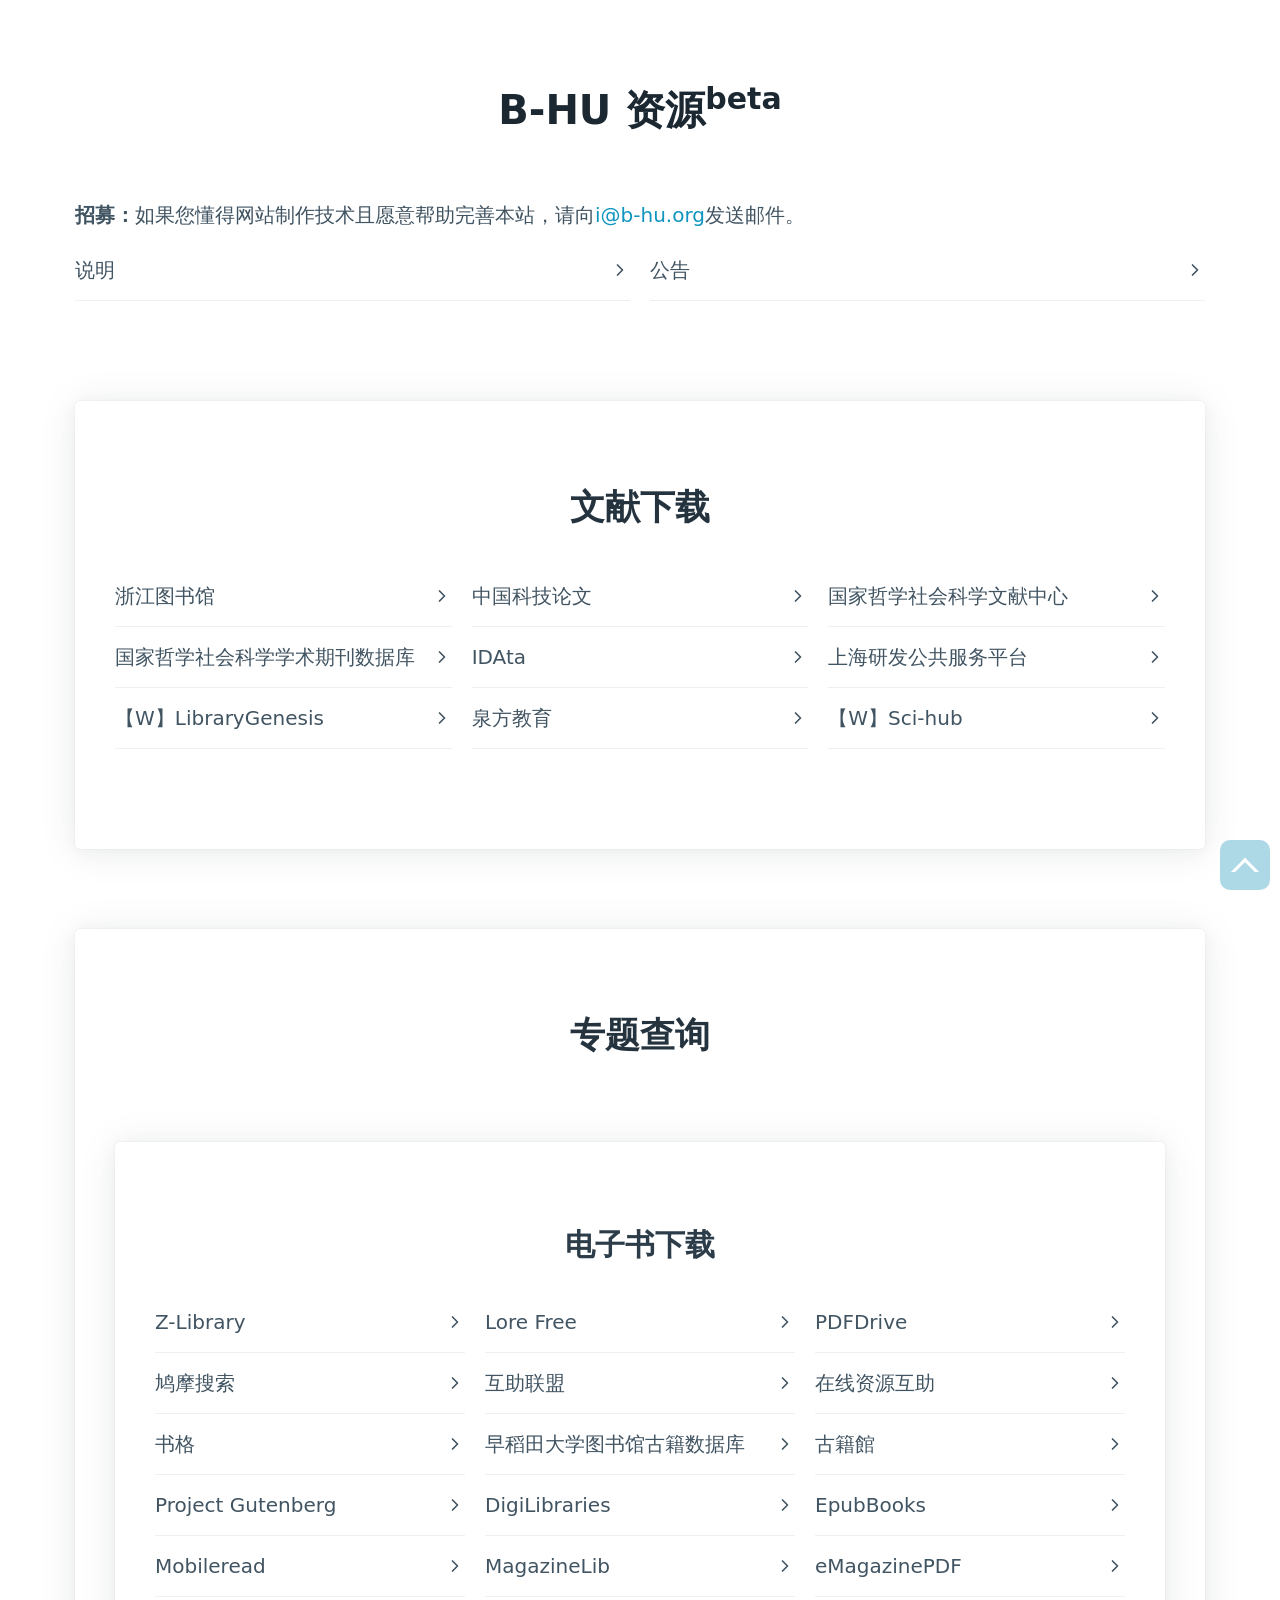
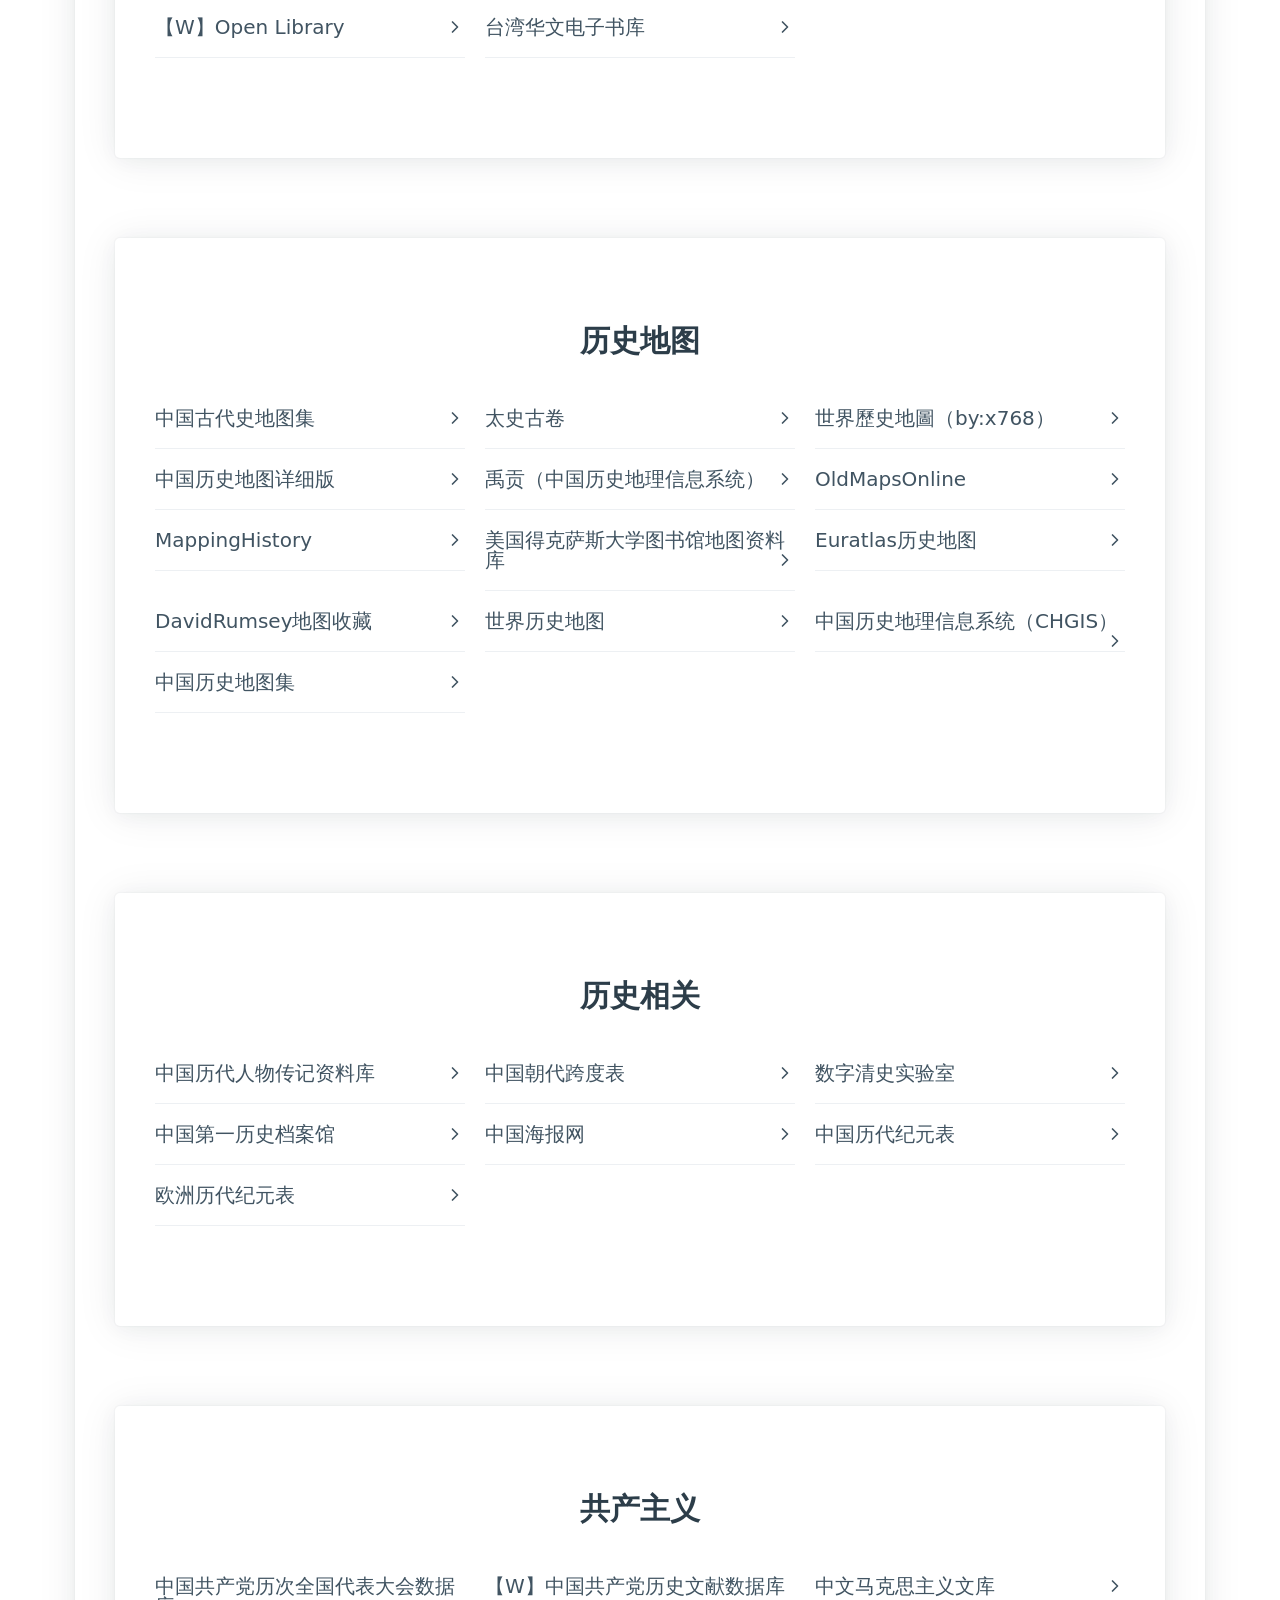
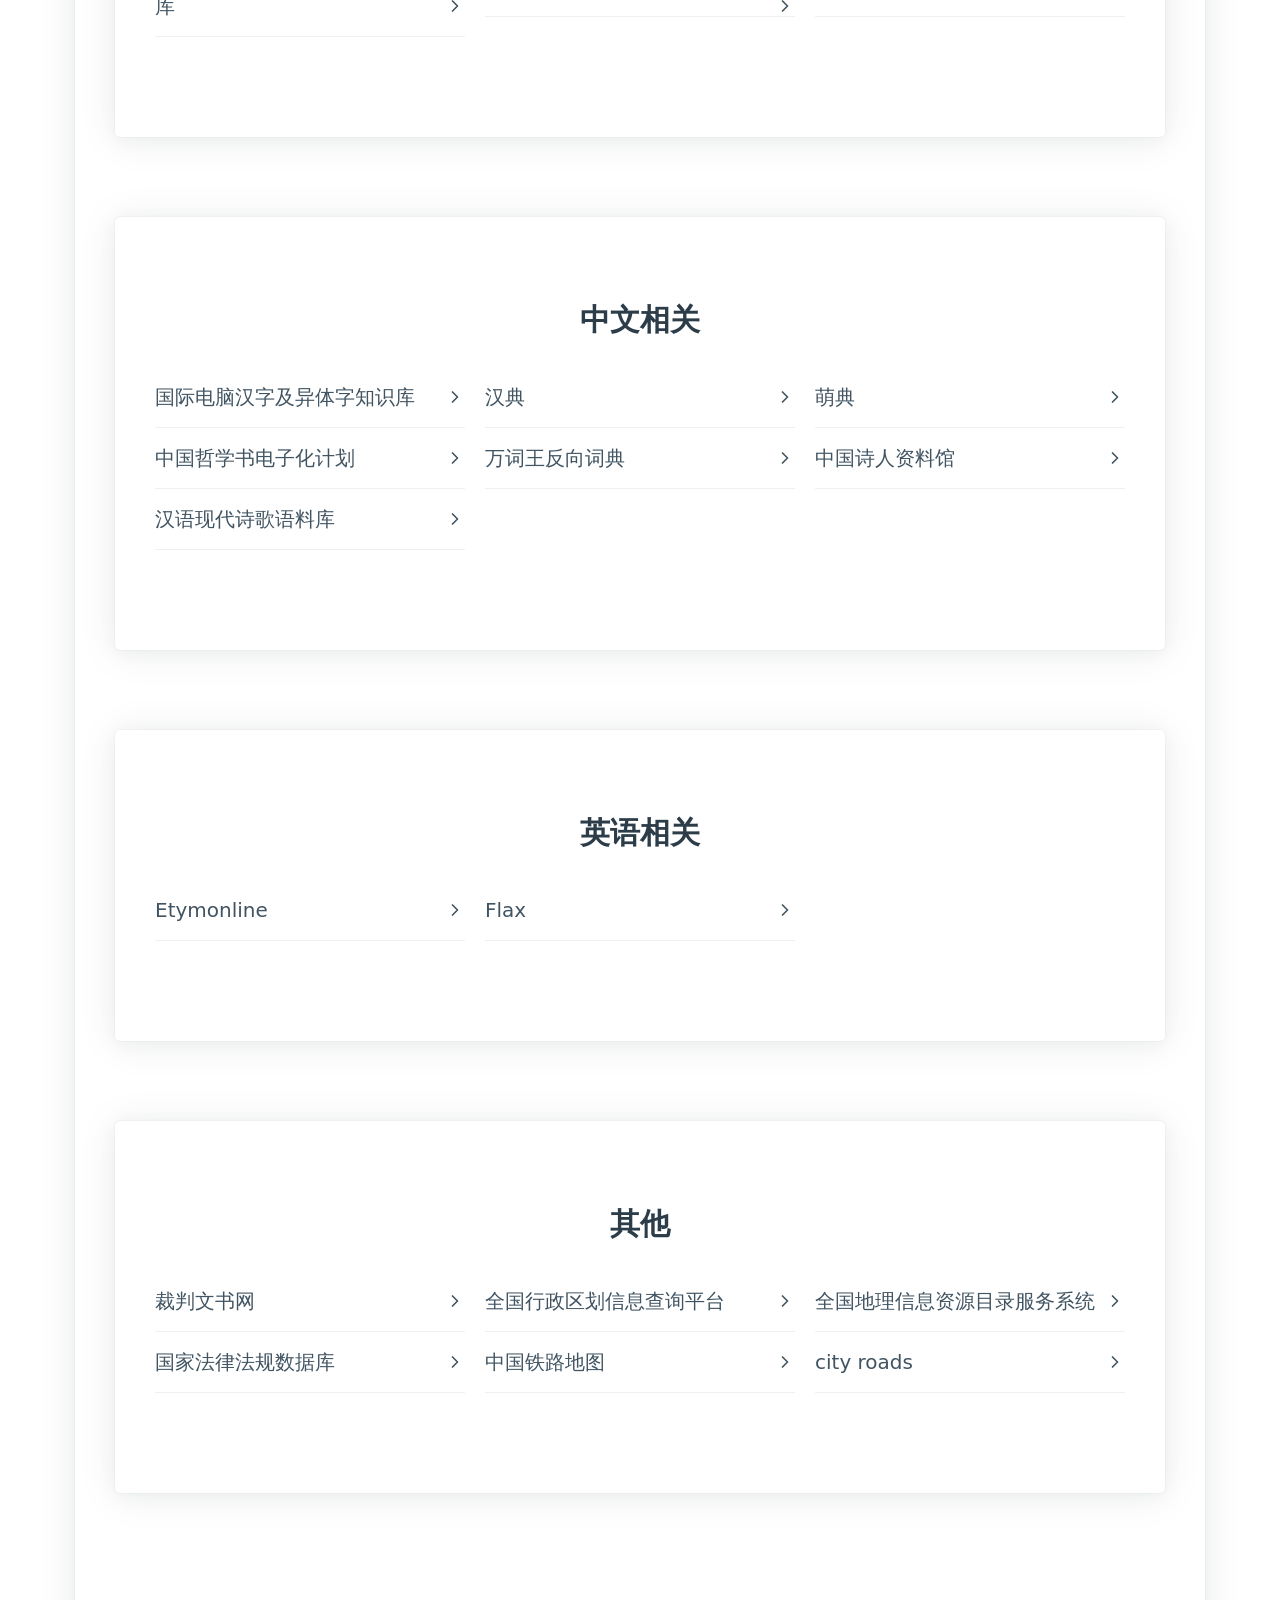
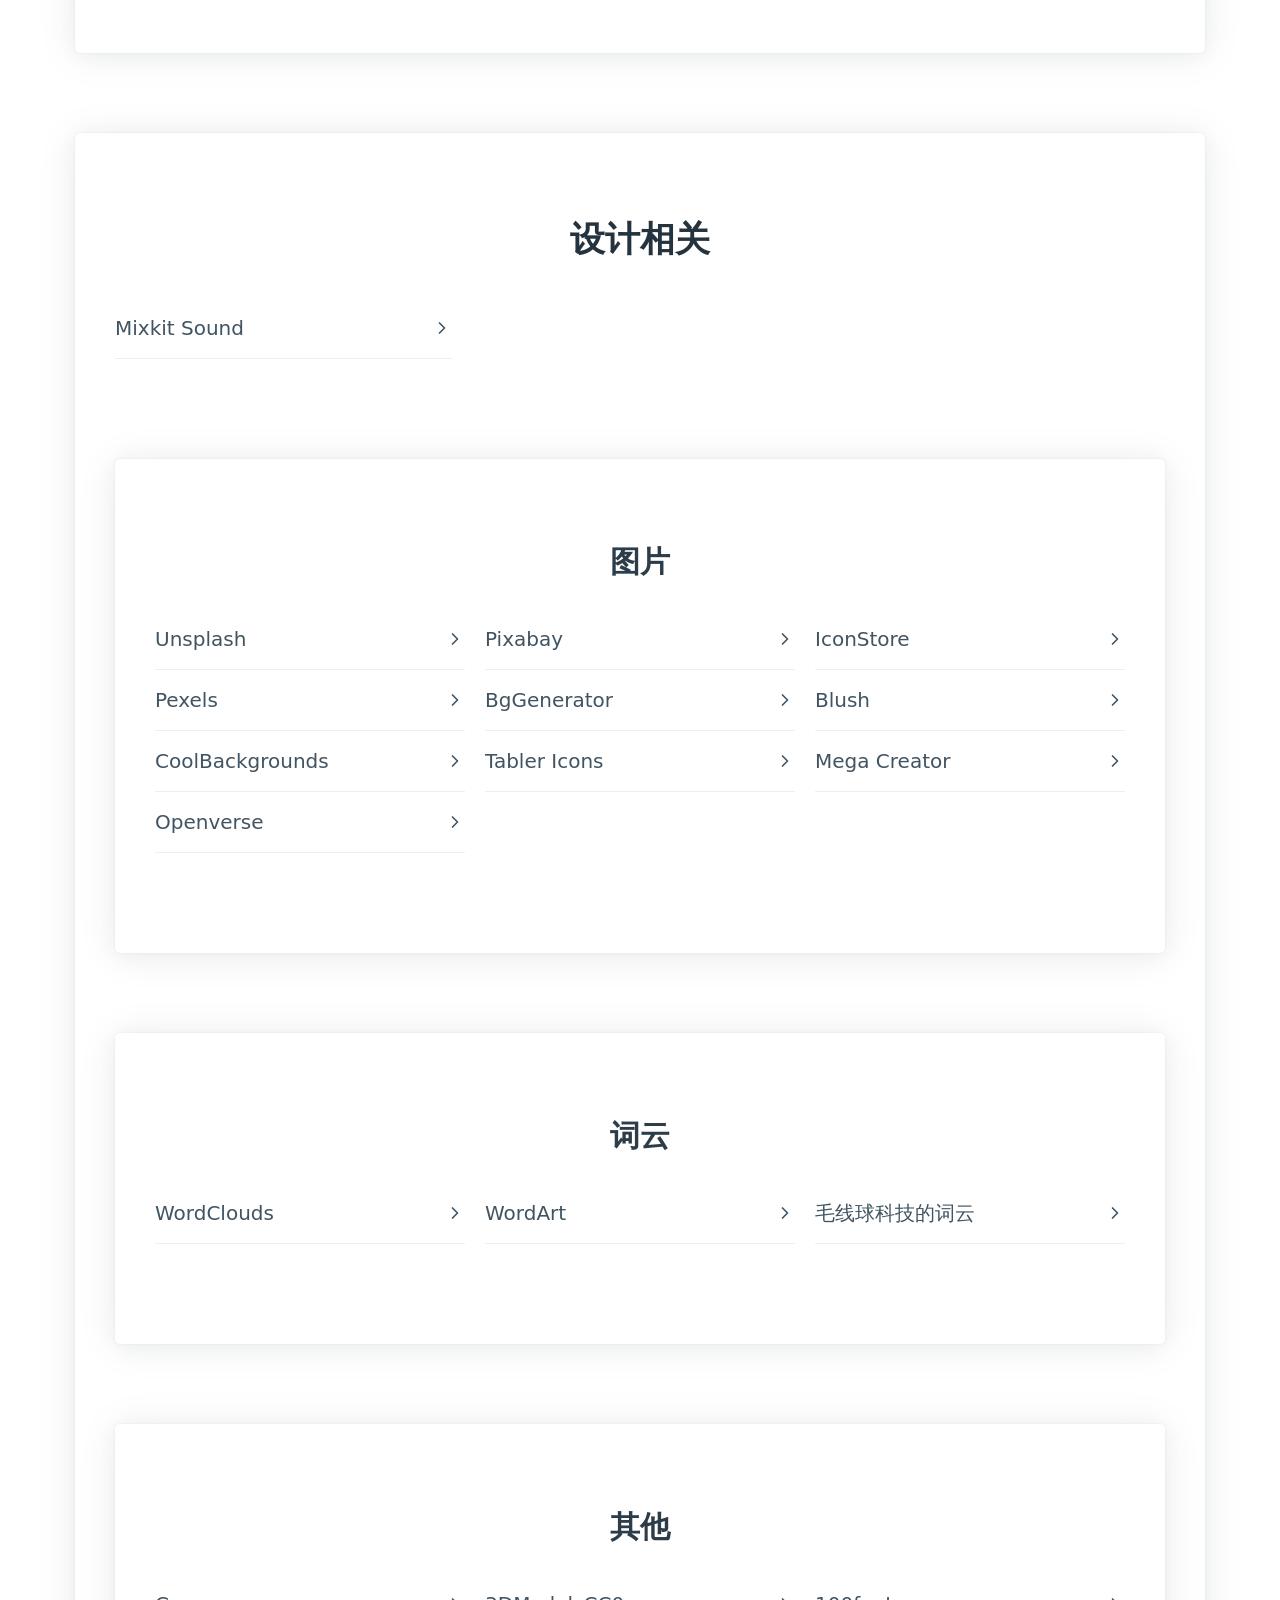
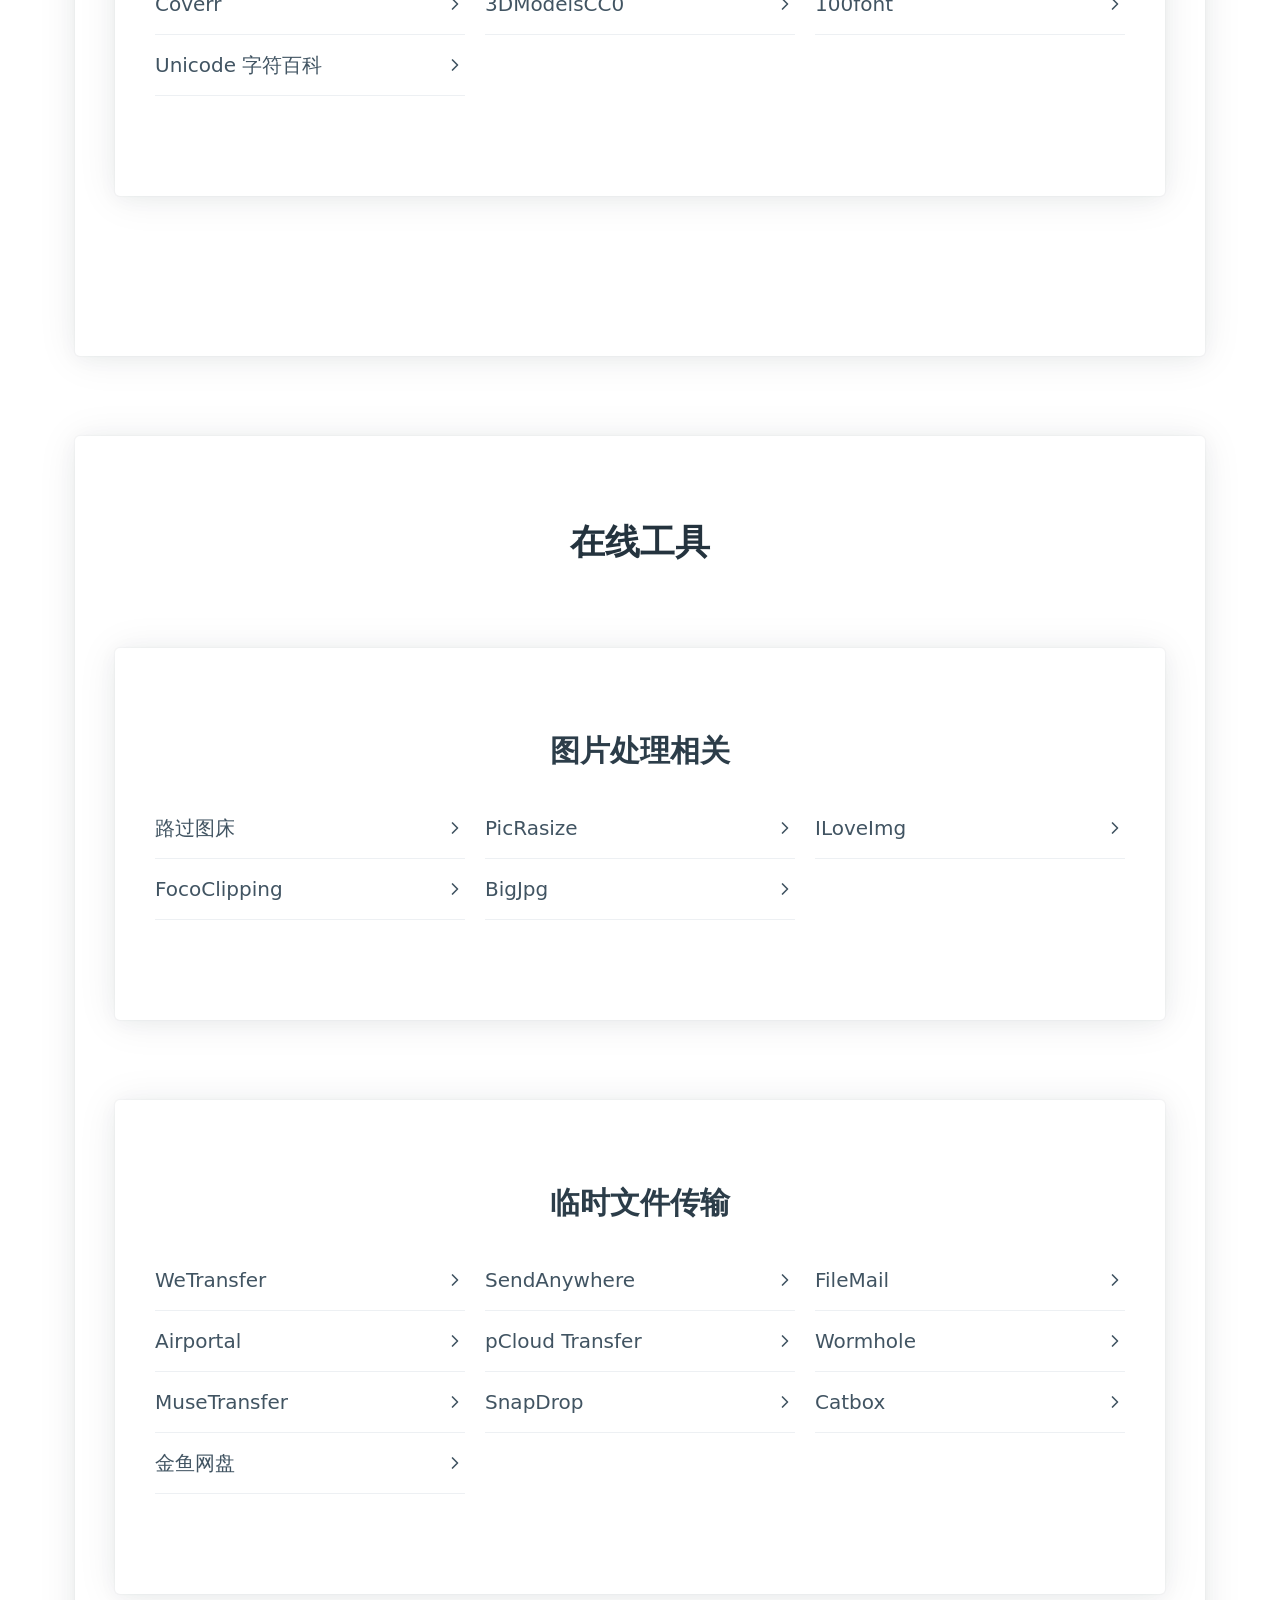
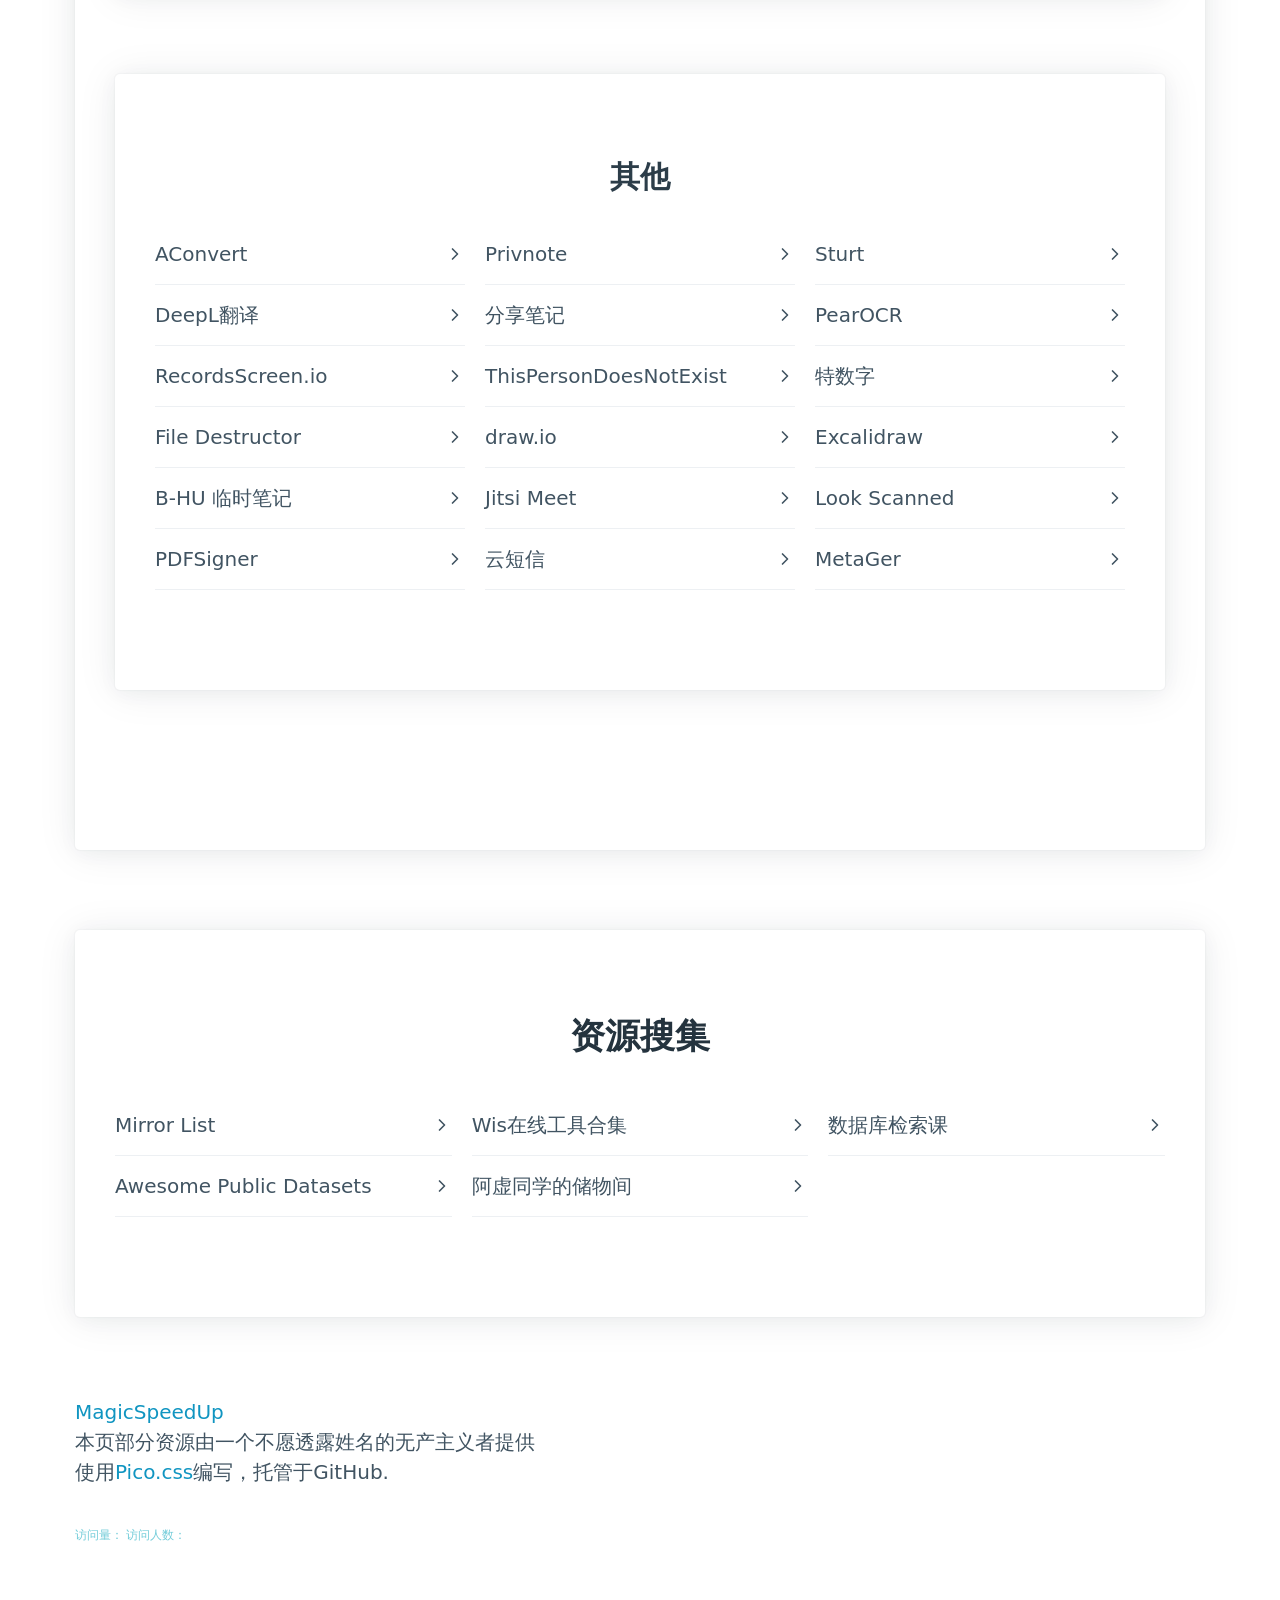
<file: old/index0_2.html>
<!DOCTYPE HTML>
<html>
<head>
<title>B-HU 资源</title>
<meta charset="utf-8">
<meta name="viewport" content="width=device-width, initial-scale=1">
<link rel="stylesheet" href="./lite/pico.min.css">
<style>
/*回到顶部按钮*/
    .box{
    position:fixed;
    right:10px;
    bottom: 10px;
    height:50px;
    width: 50px;    
    text-align:center;
    padding-top:20px;    
    background-color: lightblue;
    border-radius: 20%;
    overflow: hidden;
}
.box:hover:before{
    top:50%
}
.box:hover .box-in{
    visibility: hidden;
}
  
.box-in{
    visibility: visible;
    display:inline-block;
    height:20px;
    width: 20px;
    border: 3px solid black;
    border-color: white transparent transparent white;
    transform:rotate(45deg);
}
h1, h2, h3 {
    text-align: center;
}
</style>
</head>
<body id="top">
<main class="container">
        <h1>B-HU 资源<sup>beta</sup></h1>
        <p><b>招募：</b>如果您懂得网站制作技术且愿意帮助完善本站，请向<a href="mailto:i@b-hu.org" target="_blank">i@b-hu.org</a>发送邮件。</p>
        <p>
            <div class="grid">
                <div><details><summary>说明</summary><p>这是一个自用的资源收集网站，由<a href="https://mo.b-hu.org/" target="_blank">梦貘</a>创建。<br/>请<a href="http://mo.b-hu.org/getzy/" target="_blank">点击这里</a>查看具体的使用说明。<br/>标题前面带【W】的是需要外网环境才能访问的网站，并不是死链，由于众所周知的原因，恕不能提供解决方案，用户可自行解决。<br/>如果您有关于本网站的任何问题，或想向本站提供有用的链接/报告死链或网址变更等问题，欢迎向<a href="mailto:i@b-hu.org" target="_blank">i@b-hu.org</a>发送电子邮件。我将在看到消息后第一时间回复您！</p></details></div>
                <div><details><summary>公告</summary><p><ul>
                    <li>由于网站顶部文字过多，影响观感，故将其折叠。<i>-2022-04-28</i></li>
                    <li>由于旧版网站不便查找和阅读，现网站已改版，旧版页面即日起不再更新。您可以在<a href="./index0_1.html" target="_blank">此处</a>访问旧版网站的备份。<i>-2022-04-07</i></li>
                </ul></p></details></div>
            </div>
        </p>
            <article>
            <h2>文献下载</h2>
            <div class="grid">
                <div><details><summary>浙江图书馆</summary><p>使用浙江图书馆可以下载知网/万方/维普等数据库文献，用支付宝就能注册账号。进入网站后右上角点击登录，可以直接用支付宝扫码注册后成为注册用户。注册账号成功登陆后，在网站首页进入【数字资源】进去即可选择数据库下载文献，有几百个数据库，知网、万方、维普这些我们常用的都有。<br/>除此之外，还有广西图书馆、贵阳图书馆等各大图书馆可免费注册，可以下载绝大部分读秀上的书籍。<br/><a href="https://www.zjlib.cn" target="_blank" role="button" class="outline">访问网站</a></p></details></div>
                <div><details><summary>中国科技论文</summary><p>国内唯一免费全文期刊库，由中华人民共和国教育部主管，中国科技论文在线发起。目前已收录近千家科技期刊、逾130万篇各领域科技论文全文，全部提供给广大科研工作者及爱好者进行免费下载。下载十分简单，直接在首页检索关键词即可。点击获取全文即可【在线打开】或者【下载PDF】需要注意，有些浏览器可能会阻止这个网站的操作，需要在网址后面设置一下不拦截窗口。<br/><a href="http://www.paper.edu.cn/journal/index.shtml" target="_blank" role="button" class="outline">访问网站</a></p></details></div>
                <div><details><summary>国家哲学社会科学文献中心</summary><p>2048种期刊，上线文献数据超过1000万条。最主要的是文献很多，而且也比较新，很多19年、20年的都可以免费下载。注册稍微繁琐了点，其它都非常好，如果要下载或者阅读全文是必须登录。成功登录以后，直接在首页检索文献下载就行了。<br/><a href="http://www.ncpssd.org/index.aspx" target="_blank" role="button" class="outline">访问网站</a></p></details></div>
            </div>
            <div class="grid">
                <div><details><summary>国家哲学社会科学学术期刊数据库</summary><p>国內最大的公益性社科精品期刊数据库，收录精品学术期刊600多种，论文近300万篇，比第3个网站稍微少一点注册只需要邮箱，检索也很方便，下载也是免费。<br/><a href="http://www.ncpssd.org/index.aspx" target="_blank" role="button" class="outline">访问网站</a></p></details></div>
                <div><details><summary>IDAta</summary><p>iData真的很好用，知网有权限下载的、没有权限下载的它都能下载，毕竟号称是全球最大的知网镜像网站。缺点就是每天下载次数有限。<br/><a href="https://www.cn-ki.net/" target="_blank" role="button" class="outline">访问网站</a></p></details></div>
                <div><details><summary>上海研发公共服务平台</summary><p>上海研发公共服务平台的数据中心—上海科技创新资源数据中心，该数据中心功能非常全面，不仅仅有下载中文文献和西方文献的功能，还提供了知识产权、各类电子书籍以及文献求助的功能。进入网站后，进入“上海科技创新资源数据中心”，点击“数据中心”。开始免费注册账号。积分制下载，注册会送积分。查看积分可以去个人中心查看。积分不够做任务就可以了，任务都比较简单。<br/><a href="http://www.sgst.cn/" target="_blank" role="button" class="outline">访问网站</a></p></details></div>
            </div>
            <div class="grid">
                <div><details><summary>【W】LibraryGenesis</summary><p>一个可以媲美Sci-hub的神站，LibraryGenesis号称是帮助全人类知识无版权传播的计划，实际上确实如此。网站上论文很多，下载方便，还有很多外文书籍和中文书籍，基本上所有的外文书籍和论文都可以搜到并下载，最近的学术论文也可以下载，几乎每天都在更新！与Sci-hub一样，Librarygenesis也会遇到被封的问题，遇到这个情况，可以尝试等待一会或者换个浏览器。<br/><a href="http://gen.lib.rus.ec/" target="_blank" role="button" class="outline">访问网站</a></p></details></div>
                <div><details><summary>泉方教育</summary><p>泉方教育除了可以下载文献，云图书馆也是免费注册，还有人工代查功能，文献下载次数没有限制。注意：泉方教育下载文献是通过英文文献名查找的，无法用Doi直接搜索！<br/><a href="http://www.yuntsg.com/html/1/" target="_blank" role="button" class="outline">访问网站</a></p></details></div>
                <div><details><summary>【W】Sci-hub</summary><p>一个几乎可以下载任何论文的网站，但因为涉及到版权问题，网址总是打不开，以下是理论可用的链接。<br/><a href="https://sci-hub.tw" target="_blank" role="button" class="outline">访问网站（1）</a><br/><a href="https://sci-hub.se" target="_blank" role="button" class="outline">访问网站（2）</a><br/><a href="https://sci-hub.si" target="_blank" role="button" class="outline">访问网站（3）</a></p></details></div>
            </div>
            </article>
            <article>
                <h2>专题查询</h2>
                <article>
                    <h3>电子书下载</h3>
                    <div class="grid">
                        <div><details><summary>Z-Library</summary><p>一个免费的电子书共享社区，非注册用户每天可以下载5本，注册后可以下载十本，直接搜索就能用，下载下来的多是PDF/EPUB/MOBI/AZW/AZW3格式的电子书。<br/><a href="https://z-lib.org/" target="_blank" role="button" class="outline">主站</a><br/><a href="https://zh.1lib.domains/" target="_blank" role="button" class="outline">自动寻找可用域名（官方）</a><br/><a href="https://pangniao.net/z-library-zui-xin-di-zhi.html" target="_blank" role="button" class="outline">最新可用域名（非官方）</a><br/><a href="https://www.bookzz.ren/" target="_blank" role="button" class="outline">镜像站（官方）</a></p></details></div>
                        <div><details><summary>Lore Free</summary><p>另一个电子书共享社区，资源更新速度很慢，但好像可以找到一些比较难找的资源。<br/><a href="https://lorefree.com/" target="_blank" role="button" class="outline">访问网站</a></p></details></div>
                        <div><details><summary>PDFDrive</summary><p>一个免费的搜索引擎，允许您搜索，预览和下载数百万个PDF文件到您的设备。<br/><a href="https://www.pdfdrive.com/" target="_blank" role="button" class="outline">访问网站</a></p></details></div>
                    </div>
                    <div class="grid">
                        <div><details><summary>鸠摩搜索</summary><p>国内的电子书搜索引擎，可以找到一些常见的资源。<br/><a href="https://www.jiumodiary.com" target="_blank" role="button" class="outline">访问网站</a></p></details></div>
                        <div><details><summary>互助联盟</summary><p>本质上来讲，用这个玩意儿和直接在某宝上花钱买文件并没有什么区别，可能就是它提供了一个油猴脚本，方便一些吧。<br/><a href="https://www.xueshu86.com/" target="_blank" role="button" class="outline">访问网站</a></p></details></div>
                        <div><details><summary>在线资源互助</summary><p>和上面那个网站一样，付费买资源，有些不太好找的书可以试一下。<br/><a href="https://bk.5mbook.com/" target="_blank" role="button" class="outline">访问网站</a></p></details></div>
                    </div>
                    <div class="grid">
                        <div><details><summary>书格</summary><p>书格是一个自由开放的在线古籍图书馆。致力于开放式分享、介绍、推荐有价值的古籍善本，并鼓励将文化艺术作品数字化归档。<br/><a href="https://new.shuge.org/" target="_blank" role="button" class="outline">访问网站</a></p></details></div>
                        <div><details><summary>早稻田大学图书馆古籍数据库</summary><p>早稻田大学图书馆对外提供其馆藏的约 30 万册的部分古籍影像资料，日本古籍居多，也有大量中国古籍的扫描版本可供下载，是不可多得的珍贵资料。<br/><a href="https://www.wul.waseda.ac.jp/kotenseki/" target="_blank" role="button" class="outline">访问网站</a></p></details></div>
                        <div><details><summary>古籍館</summary><p>号称是中国最大的古籍图书馆。《古籍馆数据库》资源依托全国各类图书馆，整个项目预计收录1949年以前30多万种（不同版本）古籍文献资料（约合8千多万张图片），大约录入50亿字。分期分批推进完成。《古籍馆数据库》的建设参考中国图书馆十二五规划建设目标，建设一个全面反映中国古代文献流传与存藏状况的大型文献典籍资源总库，实现一站式全文检索。<br/>《古籍馆数据库》一期收录8.5万种古籍书，10亿字。其中：经部（12400种）、史部（34000种）、子部（15600种）、集部（23300种）。<br/><a href="https://gujiguan.com/" target="_blank" role="button" class="outline">访问网站</a></p></details></div>
                    </div>
                    <div class="grid">
                        <div><details><summary>Project Gutenberg</summary><p>古登堡计划是世界上第一个数字图书馆，提供大量版权过期而进入公有领域的书籍（公版书）。<br/><a href="https://www.gutenberg.org/" target="_blank" role="button" class="outline">访问网站</a></p></details></div>
                        <div><details><summary>DigiLibraries</summary><p>免费电子书库，超过 20,000 本免费电子书，提供 MOBI、EPUB、PDF 等格式电子书。<br/><a href="https://digilibraries.com/" target="_blank" role="button" class="outline">访问网站</a></p></details></div>
                        <div><details><summary>EpubBooks</summary><p>提供高质量 EPUB 格式和适用于 Kindle 的 MOBI 格式公版电子书，其中有许多办好插图和脚注。下载电子书前必须使用邮箱注册并激活账号。<br/><a href="https://www.epubbooks.com/" target="_blank" role="button" class="outline">访问网站</a></p></details></div>
                    </div>
                    <div class="grid">
                        <div><details><summary>Mobileread</summary><p>一个电子书论坛，无需注册即可下载。<br/><a href="https://www.mobileread.com/" target="_blank" role="button" class="outline">访问网站</a></p></details></div>
                        <div><details><summary>MagazineLib</summary><p>一个可以免费下载PDF格式英文杂志的网站。<br/><a href="https://magazinelib.com/" target="_blank" role="button" class="outline">访问网站</a></p></details></div>
                        <div><details><summary>eMagazinePDF</summary><p>一个可以免费下载PDF格式英文杂志的网站，但好像会乱弹广告，小心不要误触。<br/><a href="https://freemagazinepdf.com/" target="_blank" role="button" class="outline">访问网站</a></p></details></div>
                    </div>
		    <div class="grid">
            		<div><details><summary>【W】Open Library</summary><p>Open Library是互联网档案馆旗下的非营利网站暨在线图书馆项目，收录了许多公有领域图书的在线版本，旨在为每一本已出版的图书创建一个网页。<br/><a href="https://openlibrary.org/" target="_blank" role="button" class="outline">访问网站</a></p></details></div>
            		<div><details><summary>台湾华文电子书库</summary><p>台湾华文电子书库（Taiwan eBook）启用上线，电子书 12178 册、政府出版品 595 册、百人千书 1005 册，免费开放读者在线阅览。<br/><a href="https://taiwanebook.ncl.edu.tw/" target="_blank" role="button" class="outline">访问网站</a></p></details></div>
            		<div> </div>
        	    </div>
                </article>
                <article>
                    <h3>历史地图</h3>
                    <div class="grid">
                        <div><details><summary>中国古代史地图集</summary><p>由郭刚教授整理的中国古代地图，内容比较少。<br/><a href="https://home.olemiss.edu/~gg/hstrymap/lishidit.htm" target="_blank" role="button" class="outline">访问网站</a></p></details></div>
                        <div><details><summary>太史古卷</summary><p>在线的中国历史地图（用现代地图渲染的），支持每年的郡县标记和查询。拖动滑块和直接输入数字就可以看到相应年份的郡县地图。而且还支持了年号和在位时间的搜索和索引。<br/><a href="https://hisgeomap.com/" target="_blank" role="button" class="outline">访问网站</a></p></details></div>
                        <div><details><summary>世界歷史地圖（by:x768）</summary><p>有中文、英文、日文三种语言；时间从公元前4000年开始，最新更新到了2014年；除了表明一个时期的全球势力分布，还表明了该势力的统治者。原作者提供的是离线版本，本站自行维护了一个在线版本，但功能残缺，请自行选择。<br/><a href="http://x768.com/w/twha.zh-hant" target="_blank" role="button" class="outline">离线版本</a><br/><a href="https://mmo.rth.app/" target="_blank" role="button" class="outline">在线版本</a></p></details></div>
                    </div>
                    <div class="grid">
                        <div><details><summary>中国历史地图详细版</summary><p>涵盖了中国重大历史事件导致的地图疆域的变化，文件较大，以百度网盘的形式提供，下载后离线使用。<br/><a href="https://pan.baidu.com/s/1mgKFhB6" target="_blank" role="button" class="outline">网盘链接</a></p></details></div>
                        <div><details><summary>禹贡（中国历史地理信息系统）</summary><p>复旦大学和哈佛合作开发的一个历史地图系统，实测在线版好像有一些问题，建议下载使用。<br/><a href="http://yugong.fudan.edu.cn/views/chgis_index.php" target="_blank" role="button" class="outline">访问网站</a></p></details></div>
                        <div><details><summary>OldMapsOnline</summary><p>在线旧地图查询，有一个似乎很高级的查找系统。（英文）<br/><a href="https://www.oldmapsonline.org/" target="_blank" role="button" class="outline">访问网站</a></p></details></div>
                    </div>
                    <div class="grid">
                        <div><details><summary>MappingHistory</summary><p>按各大洲分类，可以选择不同的历史时期时间段进入子页面，子页面还能播放动画展示地图变化情况的历史地图网站。（英文，没有亚洲部分）<br/><a href="https://mappinghistory.uoregon.edu/english/index.html" target="_blank" role="button" class="outline">访问网站</a></p></details></div>
                        <div><details><summary>美国得克萨斯大学图书馆地图资料库</summary><p>分类收集了世界各国各时期的地图，20世纪以后的地图绝大多数都由中央情报局提供。<br/><a href="https://maps.lib.utexas.edu/maps/" target="_blank" role="button" class="outline">访问网站</a></p></details></div>
                        <div><details><summary>Euratlas历史地图</summary><p>主要收集了欧洲、中东、古罗马和世界地图。（英文）<br/><a href="https://www.euratlas.net/history/index.html" target="_blank" role="button" class="outline">访问网站</a></p></details></div>
                    </div>
                    <div class="grid">
                        <div><details><summary>DavidRumsey地图收藏</summary><p>一个地图收集网站，看起来挺高端的。（英文）<br/><a href="https://www.davidrumsey.com/" target="_blank" role="button" class="outline">访问网站</a></p></details></div>
                        <div><details><summary>世界历史地图</summary><p>外国网友们自行绘制的世界历史地图。（英文）<br/><a href="https://www.worldhistorymaps.info/" target="_blank" role="button" class="outline">访问网站</a></p></details></div>
                        <div><details><summary>中国历史地理信息系统（CHGIS）</summary><p>一个免费的中国朝代地名和历史行政单位数据库。（需要下载使用，但提供了在线查询入口）<br/><a href="http://chgis.fas.harvard.edu/" target="_blank" role="button" class="outline">访问网站</a><br/><a href="https://sites.fas.harvard.edu/~chgis/search/" target="_blank" role="button" class="outline">在线查询入口</a></p></details></div>
                    </div>
		    <div class="grid">
                        <div><details><summary>中国历史地图集</summary><p>谭其骧先生主编的《中国历史地图集》的扫描版本（是一个压缩包，下载解压后使用），如果此链接失效，这套图书也可以在Zlibrary上找到。<br/><a href="https://drive.b-hu.org/Index/%E4%B8%AD%E5%9B%BD%E5%8E%86%E5%8F%B2%E5%9C%B0%E5%9B%BE%E9%9B%86.rar" target="_blank" role="button" class="outline">点击下载</a></p></details></div>
                        <div> </div>
                        <div> </div>
                    </div>
                </article>
                <article>
                    <h3>历史相关</h3>
                    <div class="grid">
                        <div><details><summary>中国历代人物传记资料库</summary><p>复旦和哈佛合作的历史人物传记数据库。<br/><a href="https://projects.iq.harvard.edu/chinesecbdb" target="_blank" role="button" class="outline">访问网站</a></p></details></div>
                        <div><details><summary>中国朝代跨度表</summary><p>网友整理的中国朝代跨度表，是一个Excel文件，需要下载查看。<br/><a href="https://wwpan.lanzoul.com/iyUrT01inj6d" target="_blank" role="button" class="outline">蓝奏云链接</a></p></details></div>
                        <div><details><summary>数字清史实验室</summary><p>由教育部人文社科研究基地清史研究所主持，成立于2018年1月14日。实验室致力于清史数据的开发与共享，致力于打造集时空于一体的数据平台。<br/>目前可用的数据库包括：清史专题数据库；中国历史官员量化数据库——清代，缙绅录；清代以来经济史数据<br/><a href="http://39.96.59.69/" target="_blank" role="button" class="outline">访问网站</a></p></details></div>
                    </div>
                    <div class="grid">
                        <div><details><summary>中国第一历史档案馆</summary><p>有很多可以查的数据，比如可以全文检索《清会典》、《清实录》等书，以及可以查询清朝档案。<br/><a href="http://www.lsdag.com/" target="_blank" role="button" class="outline">访问网站</a></p></details></div>
                        <div><details><summary>中国海报网</summary><p>一个收录了超过3050张中国宣传海报的网站，其中包含有关其历史、背景和设计的信息。<br/><a href="https://www.chineseposters.net/" target="_blank" role="button" class="outline">访问网站</a></p></details></div>
                        <div><details><summary>中国历代纪元表</summary><p>网友整理的一个中国历代纪元表，很详细。<br/><a href="https://wwpan.lanzoul.com/iutJJ03plxqj" target="_blank" role="button" class="outline">访问网站</a></p></details></div>
                    </div>
		    <div class="grid">
            		<div><details><summary>欧洲历代纪元表</summary><p>网友整理的一个欧洲历代纪元表，很详细。<br/><a href="https://wwpan.lanzoul.com/ijH9E03plxpi" target="_blank" role="button" class="outline">访问网站</a></p></details></div>
            		<div> </div>
            		<div> </div>
        	    </div>
                </article>
                <article>
                    <h3>共产主义</h3>
                    <div class="grid">
                        <div><details><summary>中国共产党历次全国代表大会数据库</summary><p>这是一个面向公众开放的数据库，可以查到党的历届代表大会的公报和相关文件。<br/><a href="http://cpc.people.com.cn/GB/64162/64168/64562/index.html" target="_blank" role="button" class="outline">访问网站</a></p></details></div>
                        <div><details><summary>【W】中国共产党历史文献数据库</summary><p>这是在Wayback Machine上的一个网页备份，收录了从1921年3月到2006年3月的党的历史文献，而且是可以公开访问的。但由于是机器自动抓取的，这个网站并不完整，大部分文件的具体内容无法查看，只能作为目录使用。想查看文件具体内容可以直接在相关搜索引擎搜索文件全名。<br/><a href="https://web.archive.org/web/20210305161552/http://www.china.com.cn/guoqing/node_7168949.htm" target="_blank" role="button" class="outline">访问网站</a></p></details></div>
                        <div><details><summary>中文马克思主义文库</summary><p>这是一个比较全的马克思主义文库，但在中国大陆地区的访问并不稳定，可能会需要外网环境才能访问。收录了很多马克思主义相关的东西，包括但不限于电子书和各种文件。而且各个流派的马克思主义者的著作均有收录。<br/><a href="https://www.marxists.org/chinese/index.html" target="_blank" role="button" class="outline">访问网站</a></p></details></div>
		    </div>
                </article>
                <article>
                    <h3>中文相关</h3>
                    <div class="grid">
                        <div><details><summary>国际电脑汉字及异体字知识库</summary><p>这是一个由台湾中央研究院负责的项目，可以查到汉字的释义、异体字（包括不同异体字代表的涵义）以及各种字体的写法。<br/><a href="https://chardb.iis.sinica.edu.tw/" target="_blank" role="button" class="outline">访问网站</a></p></details></div>
                        <div><details><summary>汉典</summary><p>汉典是一个有着巨大容量的字、词、词组、成语及其他中文语言文字形式的免费在线辞典。 <br/><a href="https://www.zdic.net/" target="_blank" role="button" class="outline">访问网站</a></p></details></div>
                        <div><details><summary>萌典</summary><p>超过 19 万条目，可离线使用的开源繁体字辞典，支持台语、闽南语、客家语。<br/><a href="https://www.moedict.tw/" target="_blank" role="button" class="outline">访问网站</a></p></details></div>
                    </div>
                    <div class="grid">
                        <div><details><summary>中国哲学书电子化计划</summary><p>一个线上开放电子图书馆，为中外学者提供中国历代传世文献，力图超越印刷媒体限制，通过电子科技探索新方式与古代文献进行沟通。收藏的文本已超过三万部著作，并有五十亿字之多，故为历代中文文献资料库最大者。<br/><a href="https://ctext.org/zh" target="_blank" role="button" class="outline">访问网站</a></p></details></div>
                        <div><details><summary>万词王反向词典</summary><p>一个由清华大学自然语言处理与社会人文计算实验室出品的近反义词查询系统（支持中中，中英，英英，英中）<br/><a href="https://wantwords.net/" target="_blank" role="button" class="outline">访问网站</a></p></details></div>
                        <div><details><summary>中国诗人资料馆</summary><p>一个收集诗歌相关资料的网站，内容比较全<br/><a href="http://shiren.org/" target="_blank" role="button" class="outline">访问网站</a></p></details></div> 
                    </div>
		    <div class="grid">
            		<div><details><summary>汉语现代诗歌语料库</summary><p>汉语现代诗歌语料库整理，3423诗人，79.5K诗歌，14.98M字。持续扩充...<br/><a href="https://www.chinese-poetry.org/" target="_blank" role="button" class="outline">访问网站</a></p></details></div>
            		<div> </div>
            		<div> </div>
        	    </div>
                </article>
		<article>
		    <h3>英语相关</h3>
		    <div class="grid">
            		<div><details><summary>Etymonline</summary><p>一个可以查英语单词来源的网站<br/><a href="https://www.etymonline.com/" target="_blank" role="button" class="outline">访问网站</a></p></details></div>
            		<div><details><summary>Flax</summary><p>一个可以查各种单词搭配的网站。<br/><a href="http://flax.nzdl.org/" target="_blank" role="button" class="outline">访问网站</a></p></details></div>
            		<div> </div>
        	    </div>
		</article>
                <article>
                    <h3>其他</h3>
                    <div class="grid">
                        <div><details><summary>裁判文书网</summary><p>可以查询各级法院公开的判决文书。<br/><a href="https://wenshu.court.gov.cn/" target="_blank" role="button" class="outline">访问网站</a></p></details></div>
                        <div><details><summary>全国行政区划信息查询平台</summary><p>由中华人民共和国民政部提供的平台，可以查看中国目前的行政区划，精确到县。<br/><a href="http://xzqh.mca.gov.cn/map" target="_blank" role="button" class="outline">访问网站</a></p></details></div>
                        <div><details><summary>全国地理信息资源目录服务系统</summary><p>可以查询地理相关的信息。<br/><a href="https://www.webmap.cn/main.do?method=index" target="_blank" role="button" class="outline">访问网站</a></p></details></div>
                    </div>
		    <div class="grid">
                        <div><details><summary>国家法律法规数据库</summary><p>由全国人大常委会办公厅制作的中国法律数据库，可以查到现行的法律法规。<br/><a href="https://flk.npc.gov.cn/" target="_blank" role="button" class="outline">访问网站</a></p></details></div>
                        <div><details><summary>中国铁路地图</summary><p>网友制作的中国铁路线地图，可显示每个站开的车次（更新不及时），显示完整地图可能需要外网环境。<br/><a href="http://cnrail.geogv.org/zhcn/" target="_blank" role="button" class="outline">访问网站</a></p></details></div>
                        <div><details><summary>city roads</summary><p>一个可以获取城市路网的网站<br/><a href="https://anvaka.github.io/city-roads/" target="_blank" role="button" class="outline">访问网站</a></p></details></div>
                    </div>
                </article>
            </article>
            <article>
                <h2>设计相关</h2>
                <div class="grid">
                    <div><details><summary>Mixkit Sound</summary><p>一家专门提供各种免费、可商用素材的网站。<br/><a href="https://mixkit.co/free-sound-effects/bleep/" target="_blank" role="button" class="outline">访问网站</a></p></details></div>
                    <div> </div>
                    <div> </div>
                </div>
                <article>
                    <h3>图片</h3>
                    <div class="grid">
                        <div><details><summary>Unsplash</summary><p>一个免费的照片共享网站。<br/><a href="https://unsplash.com/" target="_blank" role="button" class="outline">访问网站</a></p></details></div>
                        <div><details><summary>Pixabay</summary><p>免费无版权的正版高清图片素材库。<br/><a href="https://pixabay.com/zh/" target="_blank" role="button" class="outline">访问网站</a></p></details></div>
                        <div><details><summary>IconStore</summary><p>免费无版权的正版高清图标素材库。<br/><a href="https://iconstore.co/" target="_blank" role="button" class="outline">访问网站</a></p></details></div>
                    </div>
                    <div class="grid">
                        <div><details><summary>Pexels</summary><p>一个免费可商用的图库。<br/>（这个图库对照片的使用有一些规则，详情请参见：<a href="https://pexels-help.zendesk.com/hc/en-us/articles/360042332714-What-are-the-rules-for-using-Pexels-photos-or-videos-" target="_blank">这里</a>）<br/><a href="https://www.pexels.com/" target="_blank" role="button" class="outline">访问网站</a></p></details></div>
                        <div><details><summary>BgGenerator</summary><p>一个免费创建高分辨率背景图片的在线工具：背景生成器，有中文版。这个工具提供了 7 种不同的背景创建类型，然后可以通过随机算法生成独一无二的高分辨率的背景图片。<br/><a href="https://bggenerator.com/zh-cn.php" target="_blank" role="button" class="outline">访问网站</a></p></details></div>
                        <div><details><summary>Blush</summary><p> AI生成无版权插画的网站。<br/><a href="https://blush.design/zh-CN" target="_blank" role="button" class="outline">访问网站</a></p></details></div>
                    </div>
                    <div class="grid">
                        <div><details><summary>CoolBackgrounds</summary><p>可以生成5种炫酷背景的网站。<br/><a href="https://coolbackgrounds.io/" target="_blank" role="button" class="outline">访问网站</a></p></details></div>
                        <div><details><summary>Tabler Icons</summary><p>一个基于 MIT 许可证的免费 SVG 图标服务，提供了 558 个不同的图标，可自定义颜色、大小、线条粗细，一键导出 HTML 代码。<br/><a href="https://tablericons.com/" target="_blank" role="button" class="outline">访问网站</a></p></details></div>
                        <div><details><summary>Mega Creator</summary><p>著名的图标库 Icons8 推出的免费矢量插图设计工具，拥有超过 3000+ 可免费使用的设计元素，无需设计团队，拖拽即可创建漂亮的插画，可商业使用。<br/><a href="https://icons8.com/mega-creator/" target="_blank" role="button" class="outline">访问网站</a></p></details></div>
                    </div>
                    <div class="grid">
                        <div><details><summary>Openverse</summary><p>适用于图片的搜索引擎，提供了超过 3 亿张可使用的免费图片，来源于公开的 API 以及 Common Crawl 数据库。<br/><a href="https://wordpress.org/openverse/?referrer=creativecommons.org" target="_blank" role="button" class="outline">访问网站</a></p></details></div>
                        <div> </div>
                        <div> </div>
                    </div>
                </article>
                <article>
                    <h3>词云</h3>
                    <div class="grid">
                        <div><details><summary>WordClouds</summary><p>词云生成工具，只需要从 File 里粘贴词汇，然后在 Shape 里选择一个想要的云样式，再随手调整大小、颜色（比如透明背景）、字体就好了。<br/>提供有 9 款中文字体，和其他28 种语言字体，非常丰富。可免费下载 HD 图片。<br/><a href="https://www.wordclouds.com/" target="_blank" role="button" class="outline">访问网站</a></p></details></div>
                        <div><details><summary>WordArt</summary><p>这是一家主打把词云打印在衣服上、杯子上、卡片上的服务，未提供中文字体，但支持上传自己的字体，所以也算解决问题。可免费下载 HD 图片。<br/><a href="https://wordart.com/" target="_blank" role="button" class="outline">访问网站</a></p></details></div>
                        <div><details><summary>毛线球科技的词云</summary><p>这是一个还能提供词频统计和词性分类的小工具，也是最简单的词云生成器了，唯一的遗憾是不提供透明背景，也不支持自定义样式，不过胜在简单。<br/><a href="http://cloud.niucodata.com/" target="_blank" role="button" class="outline">访问网站</a></p></details></div>
                    </div>
                </article>
                <article>
                    <h3>其他</h3>
                    <div class="grid">
                        <div><details><summary>Coverr</summary><p>一个免费可商用的航拍视频素材网站。<br/><a href="https://coverr.co/" target="_blank" role="button" class="outline">访问网站</a></p></details></div>
                        <div><details><summary>3DModelsCC0</summary><p>一个基于 CC0 授权的 3D 模型库，可直接下载 .obj 格式，可用于 3D 打印。<br/><a href="https://www.3dmodelscc0.com/" target="_blank" role="button" class="outline">访问网站</a></p></details></div>
                        <div><details><summary>100font</summary><p>一个收集可商用字体的网站。<br/><a href="https://www.100font.com/" target="_blank" role="button" class="outline">访问网站</a></p></details></div>
                    </div>
        	    <div class="grid">
            		<div><details><summary>Unicode 字符百科</summary><p>一个可以通过Unicode码查找字符，或者根据字符查找Unicode码的网站。<br/><a href="https://unicode-table.com/cn/" target="_blank" role="button" class="outline">访问网站</a></p></details></div>
            		<div> </div>
            		<div> </div>
        	    </div>
                </article>
            </article>
            <article>
                <h2>在线工具</h2>
                <article>
                    <h3>图片处理相关</h3>
                    <div class="grid">
                        <div><details><summary>路过图床</summary><p>免费且开箱即用的图床。<br/><a href="https://imgtu.com/" target="_blank" role="button" class="outline">访问网站</a></p></details></div>
                        <div><details><summary>PicRasize</summary><p>免费的且开箱即用的图片尺寸调整工具。<br/><a href="https://picresize.com/cn" target="_blank" role="button" class="outline">访问网站</a></p></details></div>
                        <div><details><summary>ILoveImg</summary><p>免费且开箱即用的可批量编辑图片的工具。<br/><a href="https://www.iloveimg.com/zh-cn" target="_blank" role="button" class="outline">访问网站</a></p></details></div>
                    </div>
                    <div class="grid">
                        <div><details><summary>FocoClipping</summary><p>免费且开箱即用的在线AI抠图工具。<br/><a href="https://www.fococlipping.com/" target="_blank" role="button" class="outline">访问网站</a></p></details></div>
                        <div><details><summary>BigJpg</summary><p>一款免费的AI图片放大工具。<br/><a href="https://bigjpg.com/" target="_blank" role="button" class="outline">访问网站</a></p></details></div>
                        <div> </div> 
                    </div>
                </article>
                <article>
                    <h3>临时文件传输</h3>
                    <div class="grid">
                        <div><details><summary>WeTransfer</summary><p>免费且开箱即用的临时文件传输网站。<br/><a href="https://wetransfer.com/" target="_blank" role="button" class="outline">访问网站</a></p></details></div>
                        <div><details><summary>SendAnywhere</summary><p>免费且开箱即用的临时文件传输网站（全平台友好）。<br/><a href="https://send-anywhere.com/" target="_blank" role="button" class="outline">访问网站</a></p></details></div>
                        <div><details><summary>FileMail</summary><p>免费且开箱即用的临时文件传输网站（支持传输文件夹）。<br/><a href="https://www.filemail.com/" target="_blank" role="button" class="outline">访问网站</a></p></details></div>
                    </div>
                    <div class="grid">
                        <div><details><summary>Airportal</summary><p>免费且开箱即用的临时文件传输网站（页面很简洁）。<br/><a href="https://airportal.cn/" target="_blank" role="button" class="outline">访问网站</a></p></details></div>
                        <div><details><summary>pCloud Transfer</summary><p>免费且开箱即用的临时文件传输网站（最大可传送5GB的文件）。<br/><a href="https://transfer.pcloud.com/" target="_blank" role="button" class="outline">访问网站</a></p></details></div>
                        <div><details><summary>Wormhole</summary><p> 一个简单、私密（端到端加密）的网页文件传输工具，支持最大10GB的文件传输。文件会在服务器上保留24小时。<br/><a href="https://wormhole.app/" target="_blank" role="button" class="outline">访问网站</a></p></details></div>
                    </div>
                    <div class="grid">
                        <div><details><summary>MuseTransfer</summary><p>一款看起来还挺漂亮的临时网盘，无需注册即可使用，单文件最大 10GB，并未限制总容量，可保存 7 天、30天、1年，支持在线预览部分文件，可使用密码下载，登录后还可以查看文件传输记录。<br/><a href="https://musetransfer.com/" target="_blank" role="button" class="outline">访问网站</a></p></details></div>
                        <div><details><summary>SnapDrop</summary><p>一个可以让局域网内设备互传文件的网站。<br/><a href="https://snapdrop.net" target="_blank" role="button" class="outline">官方链接</a><br/><a href="https://drop.ioiox.com" target="_blank" role="button" class="outline">第三方链接</a></p></details></div>
                        <div><details><summary>Catbox</summary><p>一个很二次元的匿名文件上传网站，最大可以上传200M的文件，好处是永远不会过期。<br/>用之前建议读一下FAQ，有一些行为是被禁止的。<br/><a href="https://catbox.moe/" target="_blank" role="button" class="outline">访问网站</a></p></details></div>
                    </div>
		    <div class="grid">
			    <div><details><summary>金鱼网盘</summary><p>一个不限大小的匿名文件传输工具，可以保存7天文件。<br/><i>* 这个是作者建的demo，更多的是为了方便自己使用，所以请珍惜，不要滥用。同时这也是一个开源程序，如果你有服务器，也可以考虑自己建一个。</i><br/><a href="http://jinyu.lovefc.cn/" target="_blank" role="button" class="outline">访问网站</a><br/><a href="https://gitee.com/lovefc/jinyu" target="_blank" role="button" class="outline">源码地址</a></p></details></div>
            		<div> </div>
            		<div> </div>
        	    </div>
                </article>
                <article>
                    <h3>其他</h3>
                    <div class="grid">
                        <div><details><summary>AConvert</summary><p>免费且开箱即用的在线格式转换软件（基本上啥都能转）。<br/><a href="https://www.aconvert.com/" target="_blank" role="button" class="outline">访问网站</a></p></details></div>
                        <div><details><summary>Privnote</summary><p>免费且开箱即用的阅后即焚网站。<br/><a href="https://privnote.com/" target="_blank" role="button" class="outline">访问网站</a></p></details></div>
                        <div><details><summary>Sturt</summary><p>超酷的演示文稿制作网站。（基于impress.js）<br/><a href="http://strut.io/" target="_blank" role="button" class="outline">访问网站</a></p></details></div>
                    </div>
                    <div class="grid">
                        <div><details><summary>DeepL翻译</summary><p>号称是全世界最准确的翻译网站。<br/><a href="https://www.deepl.com/translator" target="_blank" role="button" class="outline">访问网站</a></p></details></div>
                        <div><details><summary>分享笔记</summary><p>一个在线将文字转换成长图的工具，比较美观。<br/><a href="https://sharenote.app/" target="_blank" role="button" class="outline">访问网站</a></p></details></div>
                        <div><details><summary>PearOCR</summary><p>一款免费无限制的在线 OCR 工具，最大特色是使用自己的 OCR 识别引擎，全部识别过程在浏览器本地完成，不受限于需要付费的大厂 API 服务。<br/><a href="https://pearocr.com/" target="_blank" role="button" class="outline">访问网站</a></p></details></div>
                    </div>
                    <div class="grid">
                        <div><details><summary>RecordsScreen.io</summary><p>一款不需要安装就能使用的在线录屏工具，支持录制整个屏幕、浏览器、指定标签页，支持前置摄像头，无需下载任何安装包，有浏览器、有网就能录屏。但不能关掉麦克风声音，输出是视频格式是webm。<br/><a href="https://recordscreen.io/" target="_blank" role="button" class="outline">访问网站</a></p></details></div>
                        <div><details><summary>ThisPersonDoesNotExist</summary><p>可以用AI生成一个不存在的人脸的网站。<br/><a href="https://thispersondoesnotexist.com/" target="_blank" role="button" class="outline">访问网站</a></p></details></div>
                        <div><details><summary>特数字</summary><p>一款基于 Unicode 的全球字符知识图谱和智能检索系统，你可以通过网页进行手写识别，进而更方便的输入生僻字、特殊符号、表情符号、Emoji。<br/><a href="https://teshuzi.com/zh/handwriting/" target="_blank" role="button" class="outline">访问网站</a></p></details></div>
                    </div>
                    <div class="grid">
                        <div><details><summary>File Destructor</summary><p>一款可以生成一个“已损毁”文件的网站。<br/><a href="https://www.xnet.se/fd/" target="_blank" role="button" class="outline">访问网站</a></p></details></div>
                        <div><details><summary>draw.io</summary><p>开源、免费、可离线、有客户端的流程图等图的绘制网站。<br/><a href="https://app.diagrams.net/" target="_blank" role="button" class="outline">访问网站</a></p></details></div>
                        <div><details><summary>Excalidraw</summary><p>一款开源虚拟白板工具，用于勾画手绘风格的图画，拥有海量的第三方图形素材库，支持多人协作、从 Excel 粘贴表格、快捷键等功能。<br/><a href="https://excalidraw.com/" target="_blank" role="button" class="outline">访问网站</a></p></details></div>
                    </div>
                    <div class="grid">
                        <div><details><summary>B-HU 临时笔记</summary><p>由梦貘维护的临时笔记平台，无需登录，免费使用，临时在两台设备之间传输文件很方便。<br/><a href="http://t.b-hu.org/note/i.html" target="_blank" role="button" class="outline">访问网站</a></p></details></div>
                        <div><details><summary>Jitsi Meet</summary><p>一个免登录的线上会议平台。<br/><a href="https://meet.jit.si/" target="_blank" role="button" class="outline">访问网站</a></p></details></div>
                        <div><details><summary>Look Scanned</summary><p>这是一个能让你的PDF文件看起来像扫描出来一样的网站。<br/><a href="https://lookscanned.io/" target="_blank" role="button" class="outline">访问网站</a></p></details></div>
                    </div>
		    <div class="grid">
            		<div><details><summary>PDFSigner</summary><p>一个可以在线给PDF盖章的网站<br/><a href="https://hibem.github.io/PDFSigner/" target="_blank" role="button" class="outline">访问网站</a></p></details></div>
            		<div><details><summary>云短信</summary><p>一个免费的可以用临时号码接短信验证码的网站<br/><a href="https://yunduanxin.net/" target="_blank" role="button" class="outline">访问网站</a></p></details></div>
            		<div><details><summary>MetaGer</summary><p>墙内应该可以稳定连接的搜索引擎（可能比较慢）<br/>它主要用的是未经审查的真国际版 Bing 的结果，所以中文的准确性会比墙内的 Bing 好很多，而且提供匿名代理功能，点 open anonymously 进入网页可以无需翻墙很方便地查看维基百科等图文为主的网站，但设置的语言没有中文。<br/><a href="https://metager.org/" target="_blank" role="button" class="outline">访问网站</a></p></details></div>
        	    </div>
                </article>
            </article>
            <article>
                <h2>资源搜集</h2>
                <div class="grid">
                    <div><details><summary>Mirror List</summary><p>这是一个由私人维护的镜像站列表，其中包含了中国大陆可直接访问的Google Search、Google Scholar、Wayback Machine（网页时光机）、DuckDuckGo（另一个搜索引擎）、Github、OpenSources镜像。<br/><a href="https://www.library.ac.cn/" target="_blank" role="button" class="outline">访问网站</a></p></details></div>
                    <div><details><summary>Wis在线工具合集</summary><p>包含词云、PDF编辑、区位分析工具、旅游资源数据库、绘图等工具的在线工具网站。<br/><a href="https://mywis.cn/tools" target="_blank" role="button" class="outline">访问网站</a></p></details></div>
                    <div><details><summary>数据库检索课</summary><p>收集全球数据库，提供数据库检索教程和最新进展。<br/><a href="https://www.jiansuoke.com/" target="_blank" role="button" class="outline">访问网站</a></p></details></div>
                </div>
                <div class="grid">
                    <div><details><summary>Awesome Public Datasets</summary><p>一个GitHub开源项目，搜集各种公开的数据库，语言以英语为主。<br/><a href="https://github.com/awesomedata/awesome-public-datasets" target="_blank" role="button" class="outline">访问网站</a></p></details></div>
                    <div><details><summary>阿虚同学的储物间</summary><p>另一个资源搜集网站，还提供软件下载和文章教程。<br/><a href="https://axutongxue.com/" target="_blank" role="button" class="outline">访问网站</a><br/><a href="https://axutongxue.net/" target="_blank" role="button" class="outline">备用链接</a></p></details></div>
                    <div> </div>
                </div>
            </article>
        <p><a href="../#/guide/magicspeedup" target="_blank">MagicSpeedUp</a><br/>本页部分资源由一个不愿透露姓名的无产主义者提供<br/>使用<a href="https://picocss.com/" target="_blank">Pico.css</a>编写，托管于GitHub.</p>
<!--不算子-->
    <script async src="//busuanzi.ibruce.info/busuanzi/2.3/busuanzi.pure.mini.js"></script>
        <div text-align="center">
	        <span id="busuanzi_container_site_pv" style="font-family:Consolas;color:rgba(21,170,191,.6);font-size:12px;">
		        访问量：<span id="busuanzi_value_site_pv" style="font-family:Consolas;color:Silver;font-size:12px;"></span>
	        </span>
	        <span id="busuanzi_container_site_uv" style="font-family:Consolas;color:rgba(21,170,191,.6);font-size:12px;">
		        访问人数：<span id="busuanzi_value_site_uv" style="font-family:Consolas;color:Silver;font-size:12px;"></span>
	        </span>
        </div>
</main>
<a href="#top"><div id="box" class="box">
    <div class="box-in"></div>
</div></a>
</body>
<!--模板：
    <article>
        <div class="grid">
            <div><details><summary>标题</summary><p>描述<br/><a href="链接" target="_blank" role="button" class="outline">访问网站</a></p></details></div>
            <div><details><summary>标题</summary><p>描述<br/><a href="链接" target="_blank" role="button" class="outline">访问网站</a></p></details></div>
            <div><details><summary>标题</summary><p>描述<br/><a href="链接" target="_blank" role="button" class="outline">访问网站</a></p></details></div>
        </div>
    </article>
-->
</html>
</file>
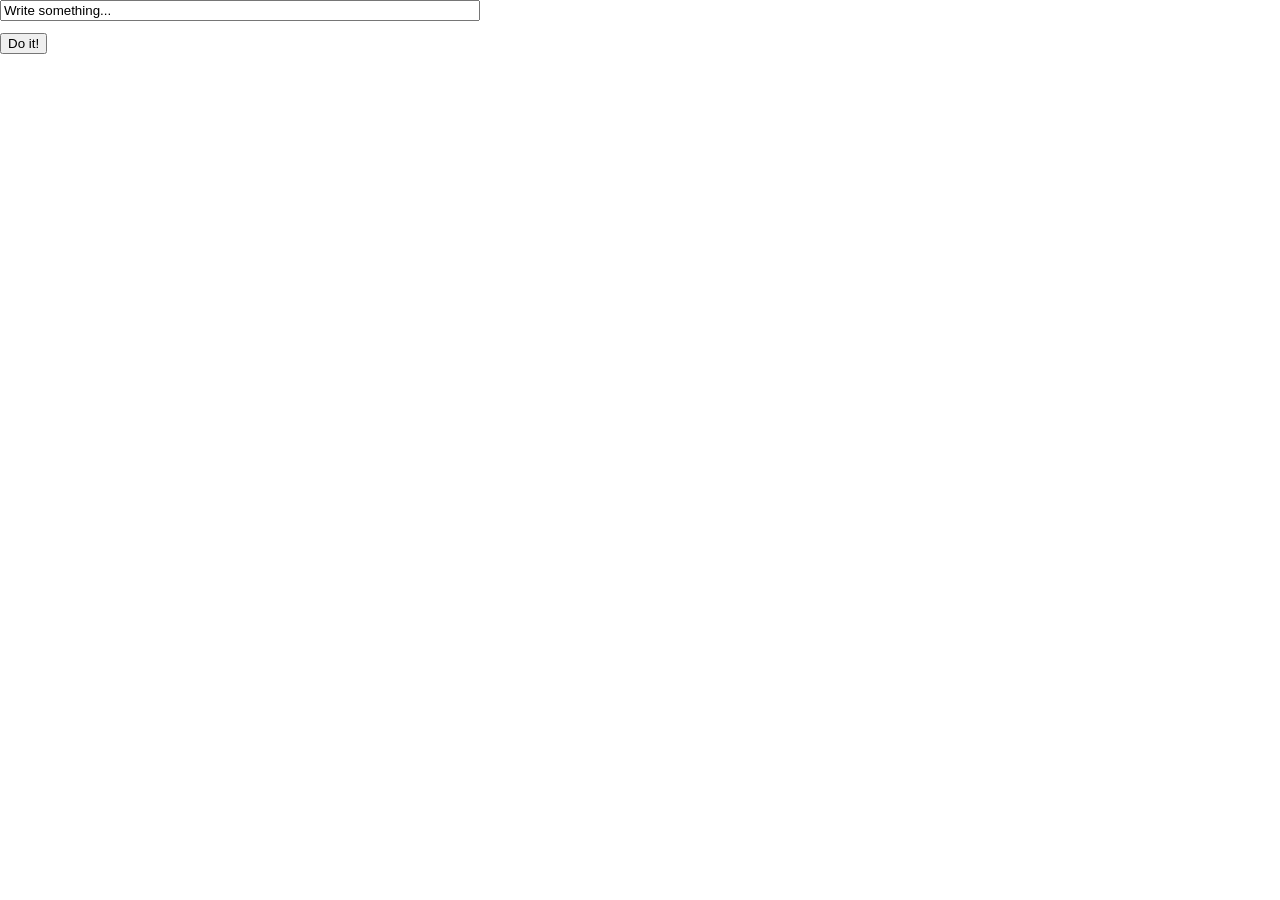
<file: pages/secret.html>
<!DOCTYPE html>
<html lang="zh-CN">
<head>
    <meta charset="UTF-8">
    <meta name="viewport" content="width=device-width, initial-scale=1" />
    <title>Secret</title>
    <!-- 引入 Crypto-JS 库 (使用 CDN 确保运行环境可用性) -->
    <script src="./crypto-js.min.js"></script>
    
    <!-- 样式：只控制长宽，不加额外装饰样式 -->
    <style>
        html, body {
            margin: 0;
            padding: 0;
        }

        #crypto-tool {
            max-width: 480px;
            box-sizing: border-box;
        }

        #decryption-ui,
        #encrypt-section {
            display: flex;
            flex-direction: column;
            gap: 12px;
        }

        input[type="text"] {
            width: 90vw;       /* 宽度为屏幕宽度的 90% */
            max-width: 100%;   /* 不超过容器本身宽度 */
            box-sizing: border-box;
        }

        textarea {
            width: 100%;
            max-width: 100%;
            box-sizing: border-box;
        }

        /* 解密成功结果区域：宽度限定为视口宽度的 90%，防止超出屏幕 */
        .decrypt-result { /* 解密结果区域宽度控制 */
            max-width: 90vw;
            box-sizing: border-box;
        }

        .decrypt-result pre { /* 让内容在宽度内换行 */
            white-space: pre-wrap;
            word-break: break-word;
        }

        /* 1. 隐藏 details 标签的展开/折叠箭头 */
        details > summary {
            list-style: none; /* For standard browsers */
        }
        /* 针对 WebKit 浏览器 (Chrome, Safari) */
        details > summary::-webkit-details-marker {
            display: none;
        }
        
        /* 2. 使 summary 文本不可见 */
        /* 使用 transparent (透明) 确保无论背景颜色如何，文字都不可见 */
        #crypto-tool details > summary {
            color: transparent;
        }
    </style>
</head>
<body>
    <div id="crypto-tool">
        
        <!-- 🔓 解密部分 - 完全展开 -->
        <div id="decrypt-section">
            
            <div id="decryption-ui">
                <input type="text" id="decryptPasswordKey" placeholder="Write something..." value="Write something...">
                
                <div>
                    <button onclick="performFixedDecryption('decryptPasswordKey')">Do it!</button>
                </div>
            </div>
            
            <div id="decrypt-status"></div>
        </div>
        

        <!-- 🛡️ 加密部分 - 默认折叠，Summary文本不可见且无箭头 -->
        <details>
            <summary>Don't click me</summary>
            
            <div id="encrypt-section">
                <textarea id="encryptInputText" rows="5" cols="60" placeholder="bulabula..."></textarea><br/>
                
                <input type="text" id="encryptPasswordKey" placeholder="bulabula..." value="bulabula..."><br/>
                
                <button onclick="performOperation(true, 'encryptInputText', 'encryptPasswordKey', 'encryptOutputText')">bulabula...</button><br/>
                <textarea id="encryptOutputText" rows="5" cols="60" readonly placeholder="bulabula..."></textarea>
                
            </div>
        </details>
    </div>
    
    <script>
        
        // 固定的密文，仅存在于JS中
        const FIXED_CIPHERTEXT = 'U2FsdGVkX18kFt/j5mdUc4hpPcYWOHrfmfeJmlJe1T2MUBbrYzQecurstItyPQ18/dEBMs880vSq1miZPM/tDV1l+gFzE10hWVB15GY1ef/E2h7//iPmF2wNG2TtY7ER';
        
        /**
         * 针对固定密文的解密操作
         * @param {string} passwordId 密码输入框的 ID
         */
        function performFixedDecryption(passwordId) {
            // 需要 Crypto-JS 库已加载
            if (typeof CryptoJS === 'undefined') {
                alert("错误：Crypto-JS 库未加载。请检查 CDN 链接。");
                return;
            }
            const passwordKeyEl = document.getElementById(passwordId);
            const decryptSection = document.getElementById('decrypt-section');
            const statusDiv = document.getElementById('decrypt-status');
            const password = passwordKeyEl.value;
            const ciphertext = FIXED_CIPHERTEXT;
            
            statusDiv.innerHTML = "正在解密...";
            if (!password) {
                statusDiv.innerHTML = "密码不能为空！";
                return;
            }
            try {
                const bytes = CryptoJS.AES.decrypt(ciphertext, password);
                const plaintext = bytes.toString(CryptoJS.enc.Utf8);
                
                // 检查是否解密成功（如果解密失败，通常会返回空字符串，或者不符合预期的内容）
                if (plaintext === "" && ciphertext.length > 0) {
                    throw new Error("密码不正确或密文已损坏。");
                }
                
                // --- 核心：替换整个解密区域的内容 ---
                decryptSection.innerHTML = `
                    <div class="decrypt-result">
                        <h3>✅ Decryption Success</h3>
                        <pre>${plaintext}</pre>
                    </div>
                `;
            } catch (error) {
                console.error("Decryption failed:", error);
                const errorMessage = `Decryption failed: ${error.message}`;
                statusDiv.innerHTML = errorMessage;
                alert(errorMessage);
            }
        }
        
        /**
         * 核心操作函数 (用于加密部分)
         */
        function performOperation(isEncrypt, inputId, passwordId, outputId) {
            // 需要 Crypto-JS 库已加载
            if (typeof CryptoJS === 'undefined') {
                alert("错误：Crypto-JS 库未加载。请检查 CDN 链接。");
                return;
            }
            const inputTextEl = document.getElementById(inputId);
            const passwordKeyEl = document.getElementById(passwordId);
            const outputTextarea = document.getElementById(outputId);
            const text = inputTextEl.value.trim();
            const password = passwordKeyEl.value;
            
            outputTextarea.value = "Processing...";
            if (!text || !password) {
                alert('Text and password cannot be empty!');
                outputTextarea.value = "";
                return;
            }
            try {
                // --- 加密流程 ---
                const ciphertext = CryptoJS.AES.encrypt(text, password).toString();
                outputTextarea.value = ciphertext;
            } catch (error) {
                console.error("Operation failed:", error);
                const errorMessage = "Encryption failed, check input.";
                
                outputTextarea.value = errorMessage;
                alert(errorMessage);
            }
        }
    </script>
</body>
</html>
</file>
<file: assets/pie-web.css>
/* Pie Web Theme
 * Converted from Typora Pie theme for general web use
 * Original theme: https://github.com/typora
 */

/* Font Imports */
@import url('https://fonts.googleapis.com/css2?family=Fira+Code&family=Source+Sans+Pro&display=swap');

:root {
  --primary-color: #f22f27;
  --text-color: #262626;
  --bg-color: #ffffff;
  --border-color: #dfe2e5;
  
  /* 中性色 */
  --mid-1: #ffffff;
  --mid-2: #fafafa;
  --mid-3: #f5f5f5;
  --mid-4: #f0f0f0;
  --mid-5: #d9d9d9;
  --mid-6: #bfbfbf;
  --mid-7: #8c8c8c;
  --mid-8: #595959;
  --mid-9: #434343;
  --mid-10: #262626;
  
  /* 主题色 */
  --main-1: #fff2f0;
  --main-2: #ffd6d1;
  --main-3: #ffb0a8;
  --main-4: #f27f79;
  --main-5: #e6514e;
  --main-6: #da282a;
  --main-7: #b3171f;
  
  /* Docute变量覆盖 */
  --page-background: #ffffff;
  --main-background: #ffffff;
  --header-background: #ffffff;
  --sidebar-background: #ffffff;
  --link-color: #f22f27;
  --accent-color: #f22f27;
  
  /* 字体 */
  --font-normal: 'Source Sans Pro', 'MiSans', '等距更纱黑体 SC', 'Microsoft YaHei', 'Helvetica Neue', Arial, sans-serif;
  --font-code: 'Fira Code', Monaco, Consolas, 'MiSans', '等距更纱黑体 SC', 'Microsoft YaHei', sans-serif;
}

/* 统一容器宽度与默认主题一致 */
.Wrap {
  max-width: 1180px !important;
}

.layout-wide .Content {
  max-width: 770px !important;
}

html {
  font-size: 14px;
}

body {
  margin: 0 auto;
  padding: 20px 30px 160px;
  overflow-x: hidden;
  font-family: var(--font-normal);
  line-height: 1.8rem;
  color: var(--mid-10);
  letter-spacing: 0;
  -webkit-font-smoothing: antialiased;
}

p {
  word-spacing: 0.05rem;
  text-align: justify;
  margin: 0.8em 0;
}

/* Typography */
h1, h2, h3, h4, h5, h6 {
  position: relative;
  margin-top: 1rem;
  margin-bottom: 1rem;
  font-weight: bold;
  line-height: 1.4;
  cursor: text;
}

h1 {
  text-align: center;
  padding-bottom: 0.3em;
  font-size: 2em;
  line-height: 1.2;
  margin: 2.4em auto 1.2em;
}

h2 {
  margin: 2em auto 1.4em;
  padding-left: 6px;
  line-height: 1.4;
  font-size: 1.6em;
  border-left: 6px solid var(--main-6);
}

h3 {
  margin: 1.6em auto 1.2em;
  font-size: 1.35em;
  line-height: 1.43;
}

h3::before {
  content: '';
  border-radius: 50%;
  background-color: var(--main-5);
  display: inline-block;
  width: 6px;
  height: 6px;
  vertical-align: middle;
  line-height: 1.43;
  margin-bottom: 0.18em;
  margin-right: 6px;
}

h4 {
  margin-top: 1.4em;
  font-size: 1.2em;
}

h4::before {
  background-color: var(--main-4);
  content: '';
  width: 6px;
  display: inline-block;
  height: 2px;
  vertical-align: middle;
  margin-bottom: 0.18em;
  margin-right: 8px;
}

h5 {
  font-size: 1em;
}

h6 {
  font-size: 1em;
  color: var(--mid-7);
}

/* Links */
a {
  color: var(--mid-10);
  font-weight: 500;
  padding: 0 2px;
  text-decoration: none;
  border-bottom: 1px solid var(--main-6);
  transition: border-bottom 0.2s;
}

a:hover {
  border-bottom: 2px solid var(--main-6);
}

/* Lists */
ul, ol {
  padding-left: 30px;
  margin: 0.8em 0;
  line-height: 2rem;
}

li {
  margin: 0.5rem 0;
}

li > ul, li > ol {
  margin: 0;
}

/* Blockquote */
blockquote {
  position: relative;
  border: none;
  border-left: 2px solid var(--main-6);
  color: var(--mid-7);
  font-size: 1em;
  font-style: normal;
  padding: 24px 16px 12px;
  margin: 24px 0 36px;
  line-height: 1.6;
  text-indent: 0;
}

blockquote::before {
  content: '"';
  position: absolute;
  left: 12px;
  top: 0;
  color: var(--main-6);
  font-size: 2em;
  font-family: Arial, serif;
  line-height: 1em;
  font-weight: 700;
}

blockquote a {
  color: var(--mid-7);
}

/* Horizontal Rule */
hr {
  width: 100%;
  height: 1px;
  padding: 0;
  margin: 46px auto 64px;
  background-color: var(--main-4);
  border: 0;
  overflow: hidden;
  box-sizing: content-box;
}

/* Tables */
table {
  margin: 36px auto;
  padding: 0;
  word-break: initial;
  border-collapse: collapse;
}

table tr {
  border-top: 1px solid var(--border-color);
  margin: 0;
  padding: 0;
}

table tr:nth-child(2n),
thead {
  background-color: var(--mid-3);
}

table tr th {
  font-weight: bold;
  border: 1px solid var(--border-color);
  border-bottom: 0;
  text-align: center;
  margin: 0;
  padding: 6px 13px;
  background-color: #f2f2f2;
}

table tr td {
  border: 1px solid var(--border-color);
  text-align: left;
  margin: 0;
  padding: 6px 13px;
}

/* Code */
code, tt {
  margin: 0 2px;
  padding: 2px 4px 1px;
  border-radius: 3px;
  font-family: var(--font-code);
  font-size: 0.92rem;
  color: var(--main-5);
  background-color: var(--main-1);
}

pre {
  margin: 1.8rem 0 2rem;
  padding: 0.8rem 1rem 1rem;
  font-family: var(--font-code);
  font-size: 0.9rem;
  line-height: 1.55rem;
  color: var(--mid-10);
  background-color: var(--mid-3);
  border-radius: 4px;
  overflow-x: auto;
}

pre code {
  padding: 0;
  margin: 0;
  background-color: transparent;
  color: inherit;
}

/* Strong and Emphasis */
strong {
  padding: 0 1px;
  font-weight: bold;
}

em {
  padding: 0 5px 0 2px;
  font-style: italic;
}

/* Mark */
mark {
  background-color: var(--main-4);
  border-radius: 4px;
  padding: 2px 4px;
  margin: 0 2px;
  color: #222222;
  font-weight: 500;
}

/* Images */
img {
  max-width: 100%;
  height: auto;
  margin: 24px auto;
  border-radius: 4px;
  display: block;
}

/* Responsive Design */
@media (max-width: 768px) {
  body {
    padding: 20px 15px;
  }
  
  h1 {
    font-size: 1.75em;
  }
  
  h2 {
    font-size: 1.5em;
  }
  
  h3 {
    font-size: 1.25em;
  }
}

@media print {
  html {
    font-size: 13px;
  }
  
  body {
    max-width: 100%;
  }
  
  table, pre {
    page-break-inside: avoid;
  }
  
  pre {
    word-wrap: break-word;
  }
}

/* Ink Story Player Styles */
.story-container {
  max-width: 770px;
  margin: 0 auto;
  padding: 20px;
}

.game-header {
  text-align: center;
  margin-bottom: 2em;
}

.game-header h1::after {
  border-bottom: 2px solid var(--main-6);
}

.start-screen {
  text-align: center;
  padding: 3em 2em;
}

.button-group {
  margin: 2em 0;
  display: flex;
  flex-direction: column;
  gap: 1em;
  align-items: center;
}

.btn {
  display: inline-block;
  padding: 10px 28px;
  font-family: var(--font-normal);
  font-size: 1em;
  font-weight: 500;
  color: var(--mid-10);
  background-color: transparent;
  border: 2px solid var(--main-6);
  border-radius: 0;
  cursor: pointer;
  transition: all 0.2s;
  text-decoration: none;
  min-width: 200px;
}

.btn:hover {
  background-color: var(--main-6);
  color: #fff;
  transform: none;
  box-shadow: none;
  border-bottom: 2px solid var(--main-6);
}

.btn-secondary {
  border-color: var(--mid-6);
  color: var(--mid-8);
}

.btn-secondary:hover {
  background-color: var(--mid-6);
  color: #fff;
  border-color: var(--mid-6);
  box-shadow: none;
}

.input-group {
  margin: 2em 0;
  max-width: 400px;
  margin-left: auto;
  margin-right: auto;
}

.input-group label {
  display: block;
  margin-bottom: 0.5em;
  font-weight: 600;
  color: var(--mid-9);
}

.input-group input {
  width: 100%;
  padding: 8px 12px;
  font-family: var(--font-normal);
  font-size: 1em;
  border: 1px solid var(--border-color);
  border-bottom: 2px solid var(--border-color);
  border-radius: 0;
  transition: border-color 0.2s;
  box-sizing: border-box;
  background-color: var(--mid-1);
}

.input-group input:focus {
  outline: none;
  border-bottom-color: var(--main-6);
  background-color: #fff;
}

.story-text p {
  margin: 1em 0;
  line-height: 1.8;
  animation: fadeIn 0.5s ease-in;
}

@keyframes fadeIn {
  from {
    opacity: 0;
    transform: translateY(10px);
  }
  to {
    opacity: 1;
    transform: translateY(0);
  }
}

.choice {
  margin: 1em 0;
}

.choice a {
  display: block;
  padding: 10px 16px;
  background-color: transparent;
  color: var(--mid-10);
  text-decoration: none;
  border: 1px solid var(--border-color);
  border-left: 3px solid var(--main-6);
  border-radius: 0;
  transition: all 0.2s;
  font-weight: 500;
}

.choice a:hover {
  background-color: var(--main-1);
  border-left-color: var(--main-6);
  border-left-width: 6px;
  padding-left: 13px;
  border-bottom: 1px solid var(--border-color);
  transform: none;
}

.story-tags {
  margin: 0.5em 0;
  font-size: 0.9em;
  color: var(--mid-7);
  font-style: italic;
}

.error-box {
  padding: 1em 1.5em;
  margin: 2em 0;
  background-color: var(--main-1);
  border-left: 4px solid var(--main-6);
  border-radius: 0;
  border-top: 1px solid var(--main-2);
  border-bottom: 1px solid var(--main-2);
}

.error-box strong {
  color: var(--main-6);
  font-weight: bold;
}

.loading {
  text-align: center;
  padding: 2em;
  color: var(--mid-7);
  font-style: italic;
}

.story-end {
  text-align: center;
  padding: 2em;
  margin: 2em 0;
  border-top: 2px dashed var(--main-4);
  color: var(--mid-7);
}

.hidden {
  display: none;
}

/* 游戏控制面板 */
.game-controls {
  position: sticky;
  top: 0;
  background-color: var(--mid-2);
  border-bottom: 2px solid var(--border-color);
  padding: 10px 20px;
  margin: -20px -20px 20px -20px;
  display: flex;
  gap: 12px;
  flex-wrap: wrap;
  justify-content: center;
  z-index: 100;
}

.game-controls .btn-small {
  padding: 6px 14px;
  font-size: 0.9em;
  min-width: auto;
  background-color: transparent;
  color: var(--mid-10);
  border: 1px solid var(--border-color);
  border-radius: 0;
  font-weight: 500;
  transition: all 0.2s;
  box-shadow: none;
}

.game-controls .btn-small:hover {
  background-color: var(--mid-3);
  border-color: var(--mid-5);
  transform: none;
  box-shadow: none;
}

.game-controls .btn-danger {
  border-color: var(--main-6);
  color: var(--main-6);
}

.game-controls .btn-danger:hover {
  background-color: var(--main-1);
  border-color: var(--main-6);
}

.game-controls .btn-success {
  border-color: var(--mid-6);
  color: var(--mid-8);
}

.game-controls .btn-success:hover {
  background-color: var(--mid-3);
  border-color: var(--mid-7);
}

.game-controls .btn-info {
  border-color: var(--mid-6);
  color: var(--mid-8);
}

.game-controls .btn-info:hover {
  background-color: var(--mid-3);
  border-color: var(--mid-7);
}

/* 存档提示 */
.save-notification {
  position: fixed;
  top: 80px;
  right: 20px;
  padding: 10px 18px;
  background-color: var(--main-6);
  color: white;
  border-radius: 0;
  border-left: 4px solid var(--main-7);
  box-shadow: 0 2px 8px rgba(0, 0, 0, 0.15);
  z-index: 1000;
  animation: slideIn 0.3s ease-out;
  font-size: 0.95em;
}

@keyframes slideIn {
  from {
    transform: translateX(400px);
    opacity: 0;
  }
  to {
    transform: translateX(0);
    opacity: 1;
  }
}

@media (max-width: 768px) {
  .story-container {
    padding: 15px;
  }
  
  .btn {
    min-width: 160px;
    font-size: 1em;
  }
  
  .choice a {
    padding: 10px 15px;
  }
  
  .game-controls {
    margin: -15px -15px 15px -15px;
    padding: 10px;
    gap: 8px;
  }
  
  .game-controls .btn-small {
    padding: 6px 12px;
    font-size: 0.85em;
  }
  
  .save-notification {
    top: 60px;
    right: 10px;
    font-size: 0.9em;
  }
}
</file>
<file: old/style.css>
@import url('https://fonts.googleapis.com/css2?family=Quicksand:wght@300;400;500;600;700&display=swap');

html, body {
    font-family: Quicksand;
    margin: 0;
    background: rgb(96,96,96);
    background: linear-gradient(90deg, rgba(96,96,96,1) 0%, rgba(0,0,0,1) 50%, rgba(96,96,96,1) 100%);
}

main {
    margin: 0;
}

.img-container {
    height: 100px;
    width: 100px;
    margin: 0 auto;
    margin-top: 20px;
}

.img {
    object-fit: cover;
    overflow: hidden;
    height: 100%;
    width: 100%;
    border-radius: 50%;
    border: 2px solid white;
}

.some-link {
    padding: 0.2rem;
    width: 25px;
    height: 25px;
    color: black;
    display: flex;
    justify-content: center;
    align-items: center;
    text-decoration: none;
    box-shadow: 1px 1px rgb(172, 172, 172);
    border-radius: 2px;
    margin-bottom: 10px;
    background-color: rgb(255, 255, 255);
}

.some-link:hover {
    transform: scale(1.1);
    box-shadow: 1px 1px magenta;
}

.some-icons-container {
    display: flex;
    flex-wrap: wrap;
    align-items: center;
    justify-content: space-between;
    padding: 10px;
}

.external-link {
    display: block;
    text-align: center;
    box-shadow: 2px 2px rgb(172, 172, 172);
    background-color: rgb(255, 255, 255);
    text-decoration: none;
    color: rgb(43, 43, 43);
    padding: 10px;
    margin-top: 10px;
    border-radius: 4px;
    flex-basis: 100%;
    font-size: 1rem;
}

.external-link:hover {
    transform: scale(1.01);
    box-shadow: 2px 2px magenta;
}

.external-link__header {
    margin: 0.2rem 0;
    color: rgb(27, 27, 27);
    font-size: 0.8rem;

}

.external {
    display: block;
    text-align: center;
    box-shadow: 2px 2px rgb(172, 172, 172);
    background-color: rgb(255, 255, 255);
    text-decoration: none;
    color: rgb(43, 43, 43);
    padding: 10px;
    margin-top: 10px;
    border-radius: 4px;
    flex-basis: 100%;
    font-size: 1rem;
}

.external:hover {
    transform: scale(1.01);
    box-shadow: 2px 2px magenta;
}

.external__header {
    margin: 0.2rem 0;
    color: rgb(27, 27, 27);
    font-size: 0.8rem;
    font-weight:bold;

}

.textpure {
    display: block;
    text-align: center;
    text-decoration: none;
    color: white;
    flex-basis: 100%;
    font-size: 1rem;
    padding: 10px;
}

.username {
    text-align: center;
    color: white;
    font-size: 1.2rem;
    font-weight: 900;
    margin: 10px;
    display: block;
    text-decoration: none;
}
.username:hover {
    color: magenta;
}

@media screen and (min-width: 600px) {
    /* TABLET */
    .main {
        width: 60%;
        margin: 0 auto;
    }
    .some-icons-container {
        justify-content: center;
    }
    .some-link {
        margin: 0.4rem;
    }
}

@media screen and (min-width: 1100px) {
    /* LAPTOP */
    .main {
        width: 40%;
        margin: 0 auto;
        padding: 20px;
    }
}
</file>
<file: old/bata0_4/assets/pie-web.css>
/* Pie Web Theme
 * Converted from Typora Pie theme for general web use
 * Original theme: https://github.com/typora
 */

/* Font Imports */
@import url('https://fonts.googleapis.com/css2?family=Fira+Code&family=Source+Sans+Pro&display=swap');

:root {
  --primary-color: #f22f27;
  --text-color: #262626;
  --bg-color: #ffffff;
  --border-color: #dfe2e5;
  
  /* 中性色 */
  --mid-1: #ffffff;
  --mid-2: #fafafa;
  --mid-3: #f5f5f5;
  --mid-4: #f0f0f0;
  --mid-5: #d9d9d9;
  --mid-6: #bfbfbf;
  --mid-7: #8c8c8c;
  --mid-8: #595959;
  --mid-9: #434343;
  --mid-10: #262626;
  
  /* 主题色 */
  --main-1: #fff2f0;
  --main-2: #ffd6d1;
  --main-3: #ffb0a8;
  --main-4: #f27f79;
  --main-5: #e6514e;
  --main-6: #da282a;
  --main-7: #b3171f;
  
  /* Docute变量覆盖 */
  --page-background: #ffffff;
  --main-background: #ffffff;
  --header-background: #ffffff;
  --sidebar-background: #ffffff;
  --link-color: #f22f27;
  --accent-color: #f22f27;
  
  /* 字体 */
  --font-normal: 'Source Sans Pro', 'MiSans', '等距更纱黑体 SC', 'Microsoft YaHei', 'Helvetica Neue', Arial, sans-serif;
  --font-code: 'Fira Code', Monaco, Consolas, 'MiSans', '等距更纱黑体 SC', 'Microsoft YaHei', sans-serif;
}

/* 统一容器宽度与默认主题一致 */
.Wrap {
  max-width: 1180px !important;
}

.layout-wide .Content {
  max-width: 770px !important;
}

html {
  font-size: 14px;
}

body {
  margin: 0 auto;
  padding: 20px 30px 160px;
  overflow-x: hidden;
  font-family: var(--font-normal);
  line-height: 1.8rem;
  color: var(--mid-10);
  letter-spacing: 0;
  -webkit-font-smoothing: antialiased;
}

p {
  word-spacing: 0.05rem;
  text-align: justify;
  margin: 0.8em 0;
}

/* Typography */
h1, h2, h3, h4, h5, h6 {
  position: relative;
  margin-top: 1rem;
  margin-bottom: 1rem;
  font-weight: bold;
  line-height: 1.4;
  cursor: text;
}

h1 {
  text-align: center;
  padding-bottom: 0.3em;
  font-size: 2em;
  line-height: 1.2;
  margin: 2.4em auto 1.2em;
}

h2 {
  margin: 2em auto 1.4em;
  padding-left: 6px;
  line-height: 1.4;
  font-size: 1.6em;
  border-left: 6px solid var(--main-6);
}

h3 {
  margin: 1.6em auto 1.2em;
  font-size: 1.35em;
  line-height: 1.43;
}

h3::before {
  content: '';
  border-radius: 50%;
  background-color: var(--main-5);
  display: inline-block;
  width: 6px;
  height: 6px;
  vertical-align: middle;
  line-height: 1.43;
  margin-bottom: 0.18em;
  margin-right: 6px;
}

h4 {
  margin-top: 1.4em;
  font-size: 1.2em;
}

h4::before {
  background-color: var(--main-4);
  content: '';
  width: 6px;
  display: inline-block;
  height: 2px;
  vertical-align: middle;
  margin-bottom: 0.18em;
  margin-right: 8px;
}

h5 {
  font-size: 1em;
}

h6 {
  font-size: 1em;
  color: var(--mid-7);
}

/* Links */
a {
  color: var(--mid-10);
  font-weight: 500;
  padding: 0 2px;
  text-decoration: none;
  border-bottom: 1px solid var(--main-6);
  transition: border-bottom 0.2s;
}

a:hover {
  border-bottom: 2px solid var(--main-6);
}

/* Lists */
ul, ol {
  padding-left: 30px;
  margin: 0.8em 0;
  line-height: 2rem;
}

li {
  margin: 0.5rem 0;
}

li > ul, li > ol {
  margin: 0;
}

/* Blockquote */
blockquote {
  position: relative;
  border: none;
  border-left: 2px solid var(--main-6);
  color: var(--mid-7);
  font-size: 1em;
  font-style: normal;
  padding: 24px 16px 12px;
  margin: 24px 0 36px;
  line-height: 1.6;
  text-indent: 0;
}

blockquote::before {
  content: '"';
  position: absolute;
  left: 12px;
  top: 0;
  color: var(--main-6);
  font-size: 2em;
  font-family: Arial, serif;
  line-height: 1em;
  font-weight: 700;
}

blockquote a {
  color: var(--mid-7);
}

/* Horizontal Rule */
hr {
  width: 100%;
  height: 1px;
  padding: 0;
  margin: 46px auto 64px;
  background-color: var(--main-4);
  border: 0;
  overflow: hidden;
  box-sizing: content-box;
}

/* Tables */
table {
  margin: 36px auto;
  padding: 0;
  word-break: initial;
  border-collapse: collapse;
}

table tr {
  border-top: 1px solid var(--border-color);
  margin: 0;
  padding: 0;
}

table tr:nth-child(2n),
thead {
  background-color: var(--mid-3);
}

table tr th {
  font-weight: bold;
  border: 1px solid var(--border-color);
  border-bottom: 0;
  text-align: center;
  margin: 0;
  padding: 6px 13px;
  background-color: #f2f2f2;
}

table tr td {
  border: 1px solid var(--border-color);
  text-align: left;
  margin: 0;
  padding: 6px 13px;
}

/* Code */
code, tt {
  margin: 0 2px;
  padding: 2px 4px 1px;
  border-radius: 3px;
  font-family: var(--font-code);
  font-size: 0.92rem;
  color: var(--main-5);
  background-color: var(--main-1);
}

pre {
  margin: 1.8rem 0 2rem;
  padding: 0.8rem 1rem 1rem;
  font-family: var(--font-code);
  font-size: 0.9rem;
  line-height: 1.55rem;
  color: var(--mid-10);
  background-color: var(--mid-3);
  border-radius: 4px;
  overflow-x: auto;
}

pre code {
  padding: 0;
  margin: 0;
  background-color: transparent;
  color: inherit;
}

/* Strong and Emphasis */
strong {
  padding: 0 1px;
  font-weight: bold;
}

em {
  padding: 0 5px 0 2px;
  font-style: italic;
}

/* Mark */
mark {
  background-color: var(--main-4);
  border-radius: 4px;
  padding: 2px 4px;
  margin: 0 2px;
  color: #222222;
  font-weight: 500;
}

/* Images */
img {
  max-width: 100%;
  height: auto;
  margin: 24px auto;
  border-radius: 4px;
  display: block;
}

/* Responsive Design */
@media (max-width: 768px) {
  body {
    padding: 20px 15px;
  }
  
  h1 {
    font-size: 1.75em;
  }
  
  h2 {
    font-size: 1.5em;
  }
  
  h3 {
    font-size: 1.25em;
  }
}

@media print {
  html {
    font-size: 13px;
  }
  
  body {
    max-width: 100%;
  }
  
  table, pre {
    page-break-inside: avoid;
  }
  
  pre {
    word-wrap: break-word;
  }
}

/* Ink Story Player Styles */
.story-container {
  max-width: 770px;
  margin: 0 auto;
  padding: 20px;
}

.game-header {
  text-align: center;
  margin-bottom: 2em;
}

.game-header h1::after {
  border-bottom: 2px solid var(--main-6);
}

.start-screen {
  text-align: center;
  padding: 3em 2em;
}

.button-group {
  margin: 2em 0;
  display: flex;
  flex-direction: column;
  gap: 1em;
  align-items: center;
}

.btn {
  display: inline-block;
  padding: 10px 28px;
  font-family: var(--font-normal);
  font-size: 1em;
  font-weight: 500;
  color: var(--mid-10);
  background-color: transparent;
  border: 2px solid var(--main-6);
  border-radius: 0;
  cursor: pointer;
  transition: all 0.2s;
  text-decoration: none;
  min-width: 200px;
}

.btn:hover {
  background-color: var(--main-6);
  color: #fff;
  transform: none;
  box-shadow: none;
  border-bottom: 2px solid var(--main-6);
}

.btn-secondary {
  border-color: var(--mid-6);
  color: var(--mid-8);
}

.btn-secondary:hover {
  background-color: var(--mid-6);
  color: #fff;
  border-color: var(--mid-6);
  box-shadow: none;
}

.input-group {
  margin: 2em 0;
  max-width: 400px;
  margin-left: auto;
  margin-right: auto;
}

.input-group label {
  display: block;
  margin-bottom: 0.5em;
  font-weight: 600;
  color: var(--mid-9);
}

.input-group input {
  width: 100%;
  padding: 8px 12px;
  font-family: var(--font-normal);
  font-size: 1em;
  border: 1px solid var(--border-color);
  border-bottom: 2px solid var(--border-color);
  border-radius: 0;
  transition: border-color 0.2s;
  box-sizing: border-box;
  background-color: var(--mid-1);
}

.input-group input:focus {
  outline: none;
  border-bottom-color: var(--main-6);
  background-color: #fff;
}

.story-text p {
  margin: 1em 0;
  line-height: 1.8;
  animation: fadeIn 0.5s ease-in;
}

@keyframes fadeIn {
  from {
    opacity: 0;
    transform: translateY(10px);
  }
  to {
    opacity: 1;
    transform: translateY(0);
  }
}

.choice {
  margin: 1em 0;
}

.choice a {
  display: block;
  padding: 10px 16px;
  background-color: transparent;
  color: var(--mid-10);
  text-decoration: none;
  border: 1px solid var(--border-color);
  border-left: 3px solid var(--main-6);
  border-radius: 0;
  transition: all 0.2s;
  font-weight: 500;
}

.choice a:hover {
  background-color: var(--main-1);
  border-left-color: var(--main-6);
  border-left-width: 6px;
  padding-left: 13px;
  border-bottom: 1px solid var(--border-color);
  transform: none;
}

.story-tags {
  margin: 0.5em 0;
  font-size: 0.9em;
  color: var(--mid-7);
  font-style: italic;
}

.error-box {
  padding: 1em 1.5em;
  margin: 2em 0;
  background-color: var(--main-1);
  border-left: 4px solid var(--main-6);
  border-radius: 0;
  border-top: 1px solid var(--main-2);
  border-bottom: 1px solid var(--main-2);
}

.error-box strong {
  color: var(--main-6);
  font-weight: bold;
}

.loading {
  text-align: center;
  padding: 2em;
  color: var(--mid-7);
  font-style: italic;
}

.story-end {
  text-align: center;
  padding: 2em;
  margin: 2em 0;
  border-top: 2px dashed var(--main-4);
  color: var(--mid-7);
}

.hidden {
  display: none;
}

/* 游戏控制面板 */
.game-controls {
  position: sticky;
  top: 0;
  background-color: var(--mid-2);
  border-bottom: 2px solid var(--border-color);
  padding: 10px 20px;
  margin: -20px -20px 20px -20px;
  display: flex;
  gap: 12px;
  flex-wrap: wrap;
  justify-content: center;
  z-index: 100;
}

.game-controls .btn-small {
  padding: 6px 14px;
  font-size: 0.9em;
  min-width: auto;
  background-color: transparent;
  color: var(--mid-10);
  border: 1px solid var(--border-color);
  border-radius: 0;
  font-weight: 500;
  transition: all 0.2s;
  box-shadow: none;
}

.game-controls .btn-small:hover {
  background-color: var(--mid-3);
  border-color: var(--mid-5);
  transform: none;
  box-shadow: none;
}

.game-controls .btn-danger {
  border-color: var(--main-6);
  color: var(--main-6);
}

.game-controls .btn-danger:hover {
  background-color: var(--main-1);
  border-color: var(--main-6);
}

.game-controls .btn-success {
  border-color: var(--mid-6);
  color: var(--mid-8);
}

.game-controls .btn-success:hover {
  background-color: var(--mid-3);
  border-color: var(--mid-7);
}

.game-controls .btn-info {
  border-color: var(--mid-6);
  color: var(--mid-8);
}

.game-controls .btn-info:hover {
  background-color: var(--mid-3);
  border-color: var(--mid-7);
}

/* 存档提示 */
.save-notification {
  position: fixed;
  top: 80px;
  right: 20px;
  padding: 10px 18px;
  background-color: var(--main-6);
  color: white;
  border-radius: 0;
  border-left: 4px solid var(--main-7);
  box-shadow: 0 2px 8px rgba(0, 0, 0, 0.15);
  z-index: 1000;
  animation: slideIn 0.3s ease-out;
  font-size: 0.95em;
}

@keyframes slideIn {
  from {
    transform: translateX(400px);
    opacity: 0;
  }
  to {
    transform: translateX(0);
    opacity: 1;
  }
}

@media (max-width: 768px) {
  .story-container {
    padding: 15px;
  }
  
  .btn {
    min-width: 160px;
    font-size: 1em;
  }
  
  .choice a {
    padding: 10px 15px;
  }
  
  .game-controls {
    margin: -15px -15px 15px -15px;
    padding: 10px;
    gap: 8px;
  }
  
  .game-controls .btn-small {
    padding: 6px 12px;
    font-size: 0.85em;
  }
  
  .save-notification {
    top: 60px;
    right: 10px;
    font-size: 0.9em;
  }
}
</file>
<file: old/beta0_3/requirements/vue.css>
@import url("https://fonts.googleapis.com/css?family=Roboto+Mono|Source+Sans+Pro:300,400,600");
* {
  -webkit-font-smoothing: antialiased;
  -webkit-overflow-scrolling: touch;
  -webkit-tap-highlight-color: rgba(0,0,0,0);
  -webkit-text-size-adjust: none;
  -webkit-touch-callout: none;
  box-sizing: border-box;
}
body:not(.ready) {
  overflow: hidden;
}
body:not(.ready) [data-cloak],
body:not(.ready) .app-nav,
body:not(.ready) > nav {
  display: none;
}
div#app {
  font-size: 30px;
  font-weight: lighter;
  margin: 40vh auto;
  text-align: center;
}
div#app:empty::before {
  content: 'Loading...';
}
.emoji {
  height: 1.2rem;
  vertical-align: middle;
}
.progress {
  background-color: var(--theme-color, #42b983);
  height: 2px;
  left: 0px;
  position: fixed;
  right: 0px;
  top: 0px;
  transition: width 0.2s, opacity 0.4s;
  width: 0%;
  z-index: 999999;
}
.search a:hover {
  color: var(--theme-color, #42b983);
}
.search .search-keyword {
  color: var(--theme-color, #42b983);
  font-style: normal;
  font-weight: bold;
}
html,
body {
  height: 100%;
}
body {
  -moz-osx-font-smoothing: grayscale;
  -webkit-font-smoothing: antialiased;
  color: #34495e;
  font-family: 'Source Sans Pro', 'Helvetica Neue', Arial, sans-serif;
  font-size: 15px;
  letter-spacing: 0;
  margin: 0;
  overflow-x: hidden;
}
img {
  max-width: 100%;
}
a[disabled] {
  cursor: not-allowed;
  opacity: 0.6;
}
kbd {
  border: solid 1px #ccc;
  border-radius: 3px;
  display: inline-block;
  font-size: 12px !important;
  line-height: 12px;
  margin-bottom: 3px;
  padding: 3px 5px;
  vertical-align: middle;
}
li input[type='checkbox'] {
  margin: 0 0.2em 0.25em 0;
  vertical-align: middle;
}
.app-nav {
  margin: 25px 60px 0 0;
  position: absolute;
  right: 0;
  text-align: right;
  z-index: 10;
/* navbar dropdown */
}
.app-nav.no-badge {
  margin-right: 25px;
}
.app-nav p {
  margin: 0;
}
.app-nav > a {
  margin: 0 1rem;
  padding: 5px 0;
}
.app-nav ul,
.app-nav li {
  display: inline-block;
  list-style: none;
  margin: 0;
}
.app-nav a {
  color: inherit;
  font-size: 16px;
  text-decoration: none;
  transition: color 0.3s;
}
.app-nav a:hover {
  color: var(--theme-color, #42b983);
}
.app-nav a.active {
  border-bottom: 2px solid var(--theme-color, #42b983);
  color: var(--theme-color, #42b983);
}
.app-nav li {
  display: inline-block;
  margin: 0 1rem;
  padding: 5px 0;
  position: relative;
  cursor: pointer;
}
.app-nav li ul {
  background-color: #fff;
  border: 1px solid #ddd;
  border-bottom-color: #ccc;
  border-radius: 4px;
  box-sizing: border-box;
  display: none;
  max-height: calc(100vh - 61px);
  overflow-y: auto;
  padding: 10px 0;
  position: absolute;
  right: -15px;
  text-align: left;
  top: 100%;
  white-space: nowrap;
}
.app-nav li ul li {
  display: block;
  font-size: 14px;
  line-height: 1rem;
  margin: 0;
  margin: 8px 14px;
  white-space: nowrap;
}
.app-nav li ul a {
  display: block;
  font-size: inherit;
  margin: 0;
  padding: 0;
}
.app-nav li ul a.active {
  border-bottom: 0;
}
.app-nav li:hover ul {
  display: block;
}
.github-corner {
  border-bottom: 0;
  position: fixed;
  right: 0;
  text-decoration: none;
  top: 0;
  z-index: 1;
}
.github-corner:hover .octo-arm {
  -webkit-animation: octocat-wave 560ms ease-in-out;
          animation: octocat-wave 560ms ease-in-out;
}
.github-corner svg {
  color: #fff;
  fill: var(--theme-color, #42b983);
  height: 80px;
  width: 80px;
}
main {
  display: block;
  position: relative;
  width: 100vw;
  height: 100%;
  z-index: 0;
}
main.hidden {
  display: none;
}
.anchor {
  display: inline-block;
  text-decoration: none;
  transition: all 0.3s;
}
.anchor span {
  color: #34495e;
}
.anchor:hover {
  text-decoration: underline;
}
.sidebar {
  border-right: 1px solid rgba(0,0,0,0.07);
  overflow-y: auto;
  padding: 40px 0 0;
  position: absolute;
  top: 0;
  bottom: 0;
  left: 0;
  transition: transform 250ms ease-out;
  width: 300px;
  z-index: 20;
}
.sidebar > h1 {
  margin: 0 auto 1rem;
  font-size: 1.5rem;
  font-weight: 300;
  text-align: center;
}
.sidebar > h1 a {
  color: inherit;
  text-decoration: none;
}
.sidebar > h1 .app-nav {
  display: block;
  position: static;
}
.sidebar .sidebar-nav {
  line-height: 2em;
  padding-bottom: 40px;
}
.sidebar li.collapse .app-sub-sidebar {
  display: none;
}
.sidebar ul {
  margin: 0 0 0 15px;
  padding: 0;
}
.sidebar li > p {
  font-weight: 700;
  margin: 0;
}
.sidebar ul,
.sidebar ul li {
  list-style: none;
}
.sidebar ul li a {
  border-bottom: none;
  display: block;
}
.sidebar ul li ul {
  padding-left: 20px;
}
.sidebar::-webkit-scrollbar {
  width: 4px;
}
.sidebar::-webkit-scrollbar-thumb {
  background: transparent;
  border-radius: 4px;
}
.sidebar:hover::-webkit-scrollbar-thumb {
  background: rgba(136,136,136,0.4);
}
.sidebar:hover::-webkit-scrollbar-track {
  background: rgba(136,136,136,0.1);
}
.sidebar-toggle {
  background-color: transparent;
  background-color: rgba(255,255,255,0.8);
  border: 0;
  outline: none;
  padding: 10px;
  position: absolute;
  bottom: 0;
  left: 0;
  text-align: center;
  transition: opacity 0.3s;
  width: 284px;
  z-index: 30;
  cursor: pointer;
}
.sidebar-toggle:hover .sidebar-toggle-button {
  opacity: 0.4;
}
.sidebar-toggle span {
  background-color: var(--theme-color, #42b983);
  display: block;
  margin-bottom: 4px;
  width: 16px;
  height: 2px;
}
body.sticky .sidebar,
body.sticky .sidebar-toggle {
  position: fixed;
}
.content {
  padding-top: 60px;
  position: absolute;
  top: 0;
  right: 0;
  bottom: 0;
  left: 300px;
  transition: left 250ms ease;
}
.markdown-section {
  margin: 0 auto;
  max-width: 80%;
  padding: 30px 15px 40px 15px;
  position: relative;
}
.markdown-section > * {
  box-sizing: border-box;
  font-size: inherit;
}
.markdown-section > :first-child {
  margin-top: 0 !important;
}
.markdown-section hr {
  border: none;
  border-bottom: 1px solid #eee;
  margin: 2em 0;
}
.markdown-section iframe {
  border: 1px solid #eee;
/* fix horizontal overflow on iOS Safari */
  width: 1px;
  min-width: 100%;
}
.markdown-section table {
  border-collapse: collapse;
  border-spacing: 0;
  display: block;
  margin-bottom: 1rem;
  overflow: auto;
  width: 100%;
}
.markdown-section th {
  border: 1px solid #ddd;
  font-weight: bold;
  padding: 6px 13px;
}
.markdown-section td {
  border: 1px solid #ddd;
  padding: 6px 13px;
}
.markdown-section tr {
  border-top: 1px solid #ccc;
}
.markdown-section tr:nth-child(2n) {
  background-color: #f8f8f8;
}
.markdown-section p.tip {
  background-color: #f8f8f8;
  border-bottom-right-radius: 2px;
  border-left: 4px solid #f66;
  border-top-right-radius: 2px;
  margin: 2em 0;
  padding: 12px 24px 12px 30px;
  position: relative;
}
.markdown-section p.tip:before {
  background-color: #f66;
  border-radius: 100%;
  color: #fff;
  content: '!';
  font-family: 'Dosis', 'Source Sans Pro', 'Helvetica Neue', Arial, sans-serif;
  font-size: 14px;
  font-weight: bold;
  left: -12px;
  line-height: 20px;
  position: absolute;
  height: 20px;
  width: 20px;
  text-align: center;
  top: 14px;
}
.markdown-section p.tip code {
  background-color: #efefef;
}
.markdown-section p.tip em {
  color: #34495e;
}
.markdown-section p.warn {
  background: rgba(66,185,131,0.1);
  border-radius: 2px;
  padding: 1rem;
}
.markdown-section ul.task-list > li {
  list-style-type: none;
}
body.close .sidebar {
  transform: translateX(-300px);
}
body.close .sidebar-toggle {
  width: auto;
}
body.close .content {
  left: 0;
}
@media print {
  .github-corner,
  .sidebar-toggle,
  .sidebar,
  .app-nav {
    display: none;
  }
}
@media screen and (max-width: 768px) {
  .github-corner,
  .sidebar-toggle,
  .sidebar {
    position: fixed;
  }
  .app-nav {
    margin-top: 16px;
  }
  .app-nav li ul {
    top: 30px;
  }
  main {
    height: auto;
    min-height: 100vh;
    overflow-x: hidden;
  }
  .sidebar {
    left: -300px;
    transition: transform 250ms ease-out;
  }
  .content {
    left: 0;
    max-width: 100vw;
    position: static;
    padding-top: 20px;
    transition: transform 250ms ease;
  }
  .app-nav,
  .github-corner {
    transition: transform 250ms ease-out;
  }
  .sidebar-toggle {
    background-color: transparent;
    width: auto;
    padding: 30px 30px 10px 10px;
  }
  body.close .sidebar {
    transform: translateX(300px);
  }
  body.close .sidebar-toggle {
    background-color: rgba(255,255,255,0.8);
    transition: 1s background-color;
    width: 284px;
    padding: 10px;
  }
  body.close .content {
    transform: translateX(300px);
  }
  body.close .app-nav,
  body.close .github-corner {
    display: none;
  }
  .github-corner:hover .octo-arm {
    -webkit-animation: none;
            animation: none;
  }
  .github-corner .octo-arm {
    -webkit-animation: octocat-wave 560ms ease-in-out;
            animation: octocat-wave 560ms ease-in-out;
  }
}
@-webkit-keyframes octocat-wave {
  0%, 100% {
    transform: rotate(0);
  }
  20%, 60% {
    transform: rotate(-25deg);
  }
  40%, 80% {
    transform: rotate(10deg);
  }
}
@keyframes octocat-wave {
  0%, 100% {
    transform: rotate(0);
  }
  20%, 60% {
    transform: rotate(-25deg);
  }
  40%, 80% {
    transform: rotate(10deg);
  }
}
section.cover {
  align-items: center;
  background-position: center center;
  background-repeat: no-repeat;
  background-size: cover;
  height: 100vh;
  width: 100vw;
  display: none;
}
section.cover.show {
  display: flex;
}
section.cover.has-mask .mask {
  background-color: #fff;
  opacity: 0.4;
  position: absolute;
  top: 0;
  height: 100%;
  width: 100%;
}
section.cover .cover-main {
  flex: 1;
  margin: -20px 16px 0;
  text-align: center;
  position: relative;
}
section.cover a {
  color: inherit;
  text-decoration: none;
}
section.cover a:hover {
  text-decoration: none;
}
section.cover p {
  line-height: 1.5rem;
  margin: 1em 0;
}
section.cover h1 {
  color: inherit;
  font-size: 2.5rem;
  font-weight: 300;
  margin: 0.625rem 0 2.5rem;
  position: relative;
  text-align: center;
}
section.cover h1 a {
  display: block;
}
section.cover h1 small {
  bottom: -0.4375rem;
  font-size: 1rem;
  position: absolute;
}
section.cover blockquote {
  font-size: 1.5rem;
  text-align: center;
}
section.cover ul {
  line-height: 1.8;
  list-style-type: none;
  margin: 1em auto;
  max-width: 500px;
  padding: 0;
}
section.cover .cover-main > p:last-child a {
  border-color: var(--theme-color, #42b983);
  border-radius: 2rem;
  border-style: solid;
  border-width: 1px;
  box-sizing: border-box;
  color: var(--theme-color, #42b983);
  display: inline-block;
  font-size: 1.05rem;
  letter-spacing: 0.1rem;
  margin: 0.5rem 1rem;
  padding: 0.75em 2rem;
  text-decoration: none;
  transition: all 0.15s ease;
}
section.cover .cover-main > p:last-child a:last-child {
  background-color: var(--theme-color, #42b983);
  color: #fff;
}
section.cover .cover-main > p:last-child a:last-child:hover {
  color: inherit;
  opacity: 0.8;
}
section.cover .cover-main > p:last-child a:hover {
  color: inherit;
}
section.cover blockquote > p > a {
  border-bottom: 2px solid var(--theme-color, #42b983);
  transition: color 0.3s;
}
section.cover blockquote > p > a:hover {
  color: var(--theme-color, #42b983);
}
body {
  background-color: #fff;
}
/* sidebar */
.sidebar {
  background-color: #fff;
  color: #364149;
}
.sidebar li {
  margin: 6px 0 6px 0;
}
.sidebar ul li a {
  color: #505d6b;
  font-size: 14px;
  font-weight: normal;
  overflow: hidden;
  text-decoration: none;
  text-overflow: ellipsis;
  white-space: nowrap;
}
.sidebar ul li a:hover {
  text-decoration: underline;
}
.sidebar ul li ul {
  padding: 0;
}
.sidebar ul li.active > a {
  border-right: 2px solid;
  color: var(--theme-color, #42b983);
  font-weight: 600;
}
.app-sub-sidebar li::before {
  content: '-';
  padding-right: 4px;
  float: left;
}
/* markdown content found on pages */
.markdown-section h1,
.markdown-section h2,
.markdown-section h3,
.markdown-section h4,
.markdown-section strong {
  color: #2c3e50;
  font-weight: 600;
}
.markdown-section a {
  color: var(--theme-color, #42b983);
  font-weight: 600;
}
.markdown-section h1 {
  font-size: 2rem;
  margin: 0 0 1rem;
}
.markdown-section h2 {
  font-size: 1.75rem;
  margin: 45px 0 0.8rem;
}
.markdown-section h3 {
  font-size: 1.5rem;
  margin: 40px 0 0.6rem;
}
.markdown-section h4 {
  font-size: 1.25rem;
}
.markdown-section h5 {
  font-size: 1rem;
}
.markdown-section h6 {
  color: #777;
  font-size: 1rem;
}
.markdown-section figure,
.markdown-section p {
  margin: 1.2em 0;
}
.markdown-section p,
.markdown-section ul,
.markdown-section ol {
  line-height: 1.6rem;
  word-spacing: 0.05rem;
}
.markdown-section ul,
.markdown-section ol {
  padding-left: 1.5rem;
}
.markdown-section blockquote {
  border-left: 4px solid var(--theme-color, #42b983);
  color: #858585;
  margin: 2em 0;
  padding-left: 20px;
}
.markdown-section blockquote p {
  font-weight: 600;
  margin-left: 0;
}
.markdown-section iframe {
  margin: 1em 0;
}
.markdown-section em {
  color: #7f8c8d;
}
.markdown-section code,
.markdown-section pre,
.markdown-section output::after {
  font-family: 'Roboto Mono', Monaco, courier, monospace;
}
.markdown-section code,
.markdown-section pre {
  background-color: #f8f8f8;
}
.markdown-section pre,
.markdown-section output {
  margin: 1.2em 0;
  position: relative;
}
.markdown-section pre > code,
.markdown-section output {
  border-radius: 2px;
  display: block;
}
.markdown-section pre > code,
.markdown-section output::after {
  -moz-osx-font-smoothing: initial;
  -webkit-font-smoothing: initial;
}
.markdown-section code {
  border-radius: 2px;
  color: #e96900;
  margin: 0 2px;
  padding: 3px 5px;
  white-space: pre-wrap;
}
.markdown-section > :not(h1):not(h2):not(h3):not(h4):not(h5):not(h6) code {
  font-size: 0.8rem;
}
.markdown-section pre {
  padding: 0 1.4rem;
  line-height: 1.5rem;
  overflow: auto;
  word-wrap: normal;
}
.markdown-section pre > code {
  color: #525252;
  font-size: 0.8rem;
  padding: 2.2em 5px;
  line-height: inherit;
  margin: 0 2px;
  max-width: inherit;
  overflow: inherit;
  white-space: inherit;
}
.markdown-section output {
  padding: 1.7rem 1.4rem;
  border: 1px dotted #ccc;
}
.markdown-section output > :first-child {
  margin-top: 0;
}
.markdown-section output > :last-child {
  margin-bottom: 0;
}
.markdown-section code::after,
.markdown-section code::before,
.markdown-section output::after,
.markdown-section output::before {
  letter-spacing: 0.05rem;
}
.markdown-section pre::after,
.markdown-section output::after {
  color: #ccc;
  font-size: 0.6rem;
  font-weight: 600;
  height: 15px;
  line-height: 15px;
  padding: 5px 10px 0;
  position: absolute;
  right: 0;
  text-align: right;
  top: 0;
}
.markdown-section pre::after,
.markdown-section output::after {
  content: attr(data-lang);
}
/* code highlight */
.token.comment,
.token.prolog,
.token.doctype,
.token.cdata {
  color: #8e908c;
}
.token.namespace {
  opacity: 0.7;
}
.token.boolean,
.token.number {
  color: #c76b29;
}
.token.punctuation {
  color: #525252;
}
.token.property {
  color: #c08b30;
}
.token.tag {
  color: #2973b7;
}
.token.string {
  color: var(--theme-color, #42b983);
}
.token.selector {
  color: #6679cc;
}
.token.attr-name {
  color: #2973b7;
}
.token.entity,
.token.url,
.language-css .token.string,
.style .token.string {
  color: #22a2c9;
}
.token.attr-value,
.token.control,
.token.directive,
.token.unit {
  color: var(--theme-color, #42b983);
}
.token.keyword,
.token.function {
  color: #e96900;
}
.token.statement,
.token.regex,
.token.atrule {
  color: #22a2c9;
}
.token.placeholder,
.token.variable {
  color: #3d8fd1;
}
.token.deleted {
  text-decoration: line-through;
}
.token.inserted {
  border-bottom: 1px dotted #202746;
  text-decoration: none;
}
.token.italic {
  font-style: italic;
}
.token.important,
.token.bold {
  font-weight: bold;
}
.token.important {
  color: #c94922;
}
.token.entity {
  cursor: help;
}
code .token {
  -moz-osx-font-smoothing: initial;
  -webkit-font-smoothing: initial;
  min-height: 1.5rem;
  position: relative;
  left: auto;
}
</file>
<file: requirements/pico.min.css>
@charset "UTF-8";/*!
 * Pico.css v1.5.2 (https://picocss.com)
 * Copyright 2019-2022 - Licensed under MIT
 */:root{--font-family:system-ui,-apple-system,"Segoe UI","Roboto","Ubuntu","Cantarell","Noto Sans",sans-serif,"Apple Color Emoji","Segoe UI Emoji","Segoe UI Symbol","Noto Color Emoji";--line-height:1.5;--font-weight:400;--font-size:16px;--border-radius:0.25rem;--border-width:1px;--outline-width:3px;--spacing:1rem;--typography-spacing-vertical:1.5rem;--block-spacing-vertical:calc(var(--spacing) * 2);--block-spacing-horizontal:var(--spacing);--grid-spacing-vertical:0;--grid-spacing-horizontal:var(--spacing);--form-element-spacing-vertical:0.75rem;--form-element-spacing-horizontal:1rem;--nav-element-spacing-vertical:1rem;--nav-element-spacing-horizontal:0.5rem;--nav-link-spacing-vertical:0.5rem;--nav-link-spacing-horizontal:0.5rem;--form-label-font-weight:var(--font-weight);--transition:0.2s ease-in-out}@media (min-width:576px){:root{--font-size:17px}}@media (min-width:768px){:root{--font-size:18px}}@media (min-width:992px){:root{--font-size:19px}}@media (min-width:1200px){:root{--font-size:20px}}@media (min-width:576px){body>footer,body>header,body>main,section{--block-spacing-vertical:calc(var(--spacing) * 2.5)}}@media (min-width:768px){body>footer,body>header,body>main,section{--block-spacing-vertical:calc(var(--spacing) * 3)}}@media (min-width:992px){body>footer,body>header,body>main,section{--block-spacing-vertical:calc(var(--spacing) * 3.5)}}@media (min-width:1200px){body>footer,body>header,body>main,section{--block-spacing-vertical:calc(var(--spacing) * 4)}}@media (min-width:576px){article{--block-spacing-horizontal:calc(var(--spacing) * 1.25)}}@media (min-width:768px){article{--block-spacing-horizontal:calc(var(--spacing) * 1.5)}}@media (min-width:992px){article{--block-spacing-horizontal:calc(var(--spacing) * 1.75)}}@media (min-width:1200px){article{--block-spacing-horizontal:calc(var(--spacing) * 2)}}dialog>article{--block-spacing-vertical:calc(var(--spacing) * 2);--block-spacing-horizontal:var(--spacing)}@media (min-width:576px){dialog>article{--block-spacing-vertical:calc(var(--spacing) * 2.5);--block-spacing-horizontal:calc(var(--spacing) * 1.25)}}@media (min-width:768px){dialog>article{--block-spacing-vertical:calc(var(--spacing) * 3);--block-spacing-horizontal:calc(var(--spacing) * 1.5)}}a{--text-decoration:none}a.contrast,a.secondary{--text-decoration:underline}small{--font-size:0.875em}h1,h2,h3,h4,h5,h6{--font-weight:700}h1{--font-size:2rem;--typography-spacing-vertical:3rem}h2{--font-size:1.75rem;--typography-spacing-vertical:2.625rem}h3{--font-size:1.5rem;--typography-spacing-vertical:2.25rem}h4{--font-size:1.25rem;--typography-spacing-vertical:1.874rem}h5{--font-size:1.125rem;--typography-spacing-vertical:1.6875rem}[type=checkbox],[type=radio]{--border-width:2px}[type=checkbox][role=switch]{--border-width:3px}tfoot td,tfoot th,thead td,thead th{--border-width:3px}:not(thead):not(tfoot)>*>td{--font-size:0.875em}code,kbd,pre,samp{--font-family:"Menlo","Consolas","Roboto Mono","Ubuntu Monospace","Noto Mono","Oxygen Mono","Liberation Mono",monospace,"Apple Color Emoji","Segoe UI Emoji","Segoe UI Symbol","Noto Color Emoji"}kbd{--font-weight:bolder}:root:not([data-theme=dark]),[data-theme=light]{color-scheme:light;--background-color:#fff;--color:hsl(205deg, 20%, 32%);--h1-color:hsl(205deg, 30%, 15%);--h2-color:#24333e;--h3-color:hsl(205deg, 25%, 23%);--h4-color:#374956;--h5-color:hsl(205deg, 20%, 32%);--h6-color:#4d606d;--muted-color:hsl(205deg, 10%, 50%);--muted-border-color:hsl(205deg, 20%, 94%);--primary:hsl(195deg, 85%, 41%);--primary-hover:hsl(195deg, 90%, 32%);--primary-focus:rgba(16, 149, 193, 0.125);--primary-inverse:#fff;--secondary:hsl(205deg, 15%, 41%);--secondary-hover:hsl(205deg, 20%, 32%);--secondary-focus:rgba(89, 107, 120, 0.125);--secondary-inverse:#fff;--contrast:hsl(205deg, 30%, 15%);--contrast-hover:#000;--contrast-focus:rgba(89, 107, 120, 0.125);--contrast-inverse:#fff;--mark-background-color:#fff2ca;--mark-color:#543a26;--ins-color:#388e3c;--del-color:#c62828;--blockquote-border-color:var(--muted-border-color);--blockquote-footer-color:var(--muted-color);--button-box-shadow:0 0 0 rgba(0, 0, 0, 0);--button-hover-box-shadow:0 0 0 rgba(0, 0, 0, 0);--form-element-background-color:transparent;--form-element-border-color:hsl(205deg, 14%, 68%);--form-element-color:var(--color);--form-element-placeholder-color:var(--muted-color);--form-element-active-background-color:transparent;--form-element-active-border-color:var(--primary);--form-element-focus-color:var(--primary-focus);--form-element-disabled-background-color:hsl(205deg, 18%, 86%);--form-element-disabled-border-color:hsl(205deg, 14%, 68%);--form-element-disabled-opacity:0.5;--form-element-invalid-border-color:#c62828;--form-element-invalid-active-border-color:#d32f2f;--form-element-invalid-focus-color:rgba(211, 47, 47, 0.125);--form-element-valid-border-color:#388e3c;--form-element-valid-active-border-color:#43a047;--form-element-valid-focus-color:rgba(67, 160, 71, 0.125);--switch-background-color:hsl(205deg, 16%, 77%);--switch-color:var(--primary-inverse);--switch-checked-background-color:var(--primary);--range-border-color:hsl(205deg, 18%, 86%);--range-active-border-color:hsl(205deg, 16%, 77%);--range-thumb-border-color:var(--background-color);--range-thumb-color:var(--secondary);--range-thumb-hover-color:var(--secondary-hover);--range-thumb-active-color:var(--primary);--table-border-color:var(--muted-border-color);--table-row-stripped-background-color:#f6f8f9;--code-background-color:hsl(205deg, 20%, 94%);--code-color:var(--muted-color);--code-kbd-background-color:var(--contrast);--code-kbd-color:var(--contrast-inverse);--code-tag-color:hsl(330deg, 40%, 50%);--code-property-color:hsl(185deg, 40%, 40%);--code-value-color:hsl(40deg, 20%, 50%);--code-comment-color:hsl(205deg, 14%, 68%);--accordion-border-color:var(--muted-border-color);--accordion-close-summary-color:var(--color);--accordion-open-summary-color:var(--muted-color);--card-background-color:var(--background-color);--card-border-color:var(--muted-border-color);--card-box-shadow:0 0.125rem 1rem rgba(27, 40, 50, 0.04),0 0.125rem 2rem rgba(27, 40, 50, 0.08),0 0 0 0.0625rem rgba(27, 40, 50, 0.024);--card-sectionning-background-color:#fbfbfc;--dropdown-background-color:#fbfbfc;--dropdown-border-color:#e1e6eb;--dropdown-box-shadow:var(--card-box-shadow);--dropdown-color:var(--color);--dropdown-hover-background-color:hsl(205deg, 20%, 94%);--modal-overlay-background-color:rgba(213, 220, 226, 0.8);--progress-background-color:hsl(205deg, 18%, 86%);--progress-color:var(--primary);--loading-spinner-opacity:0.5;--tooltip-background-color:var(--contrast);--tooltip-color:var(--contrast-inverse);--icon-checkbox:url("data:image/svg+xml,%3Csvg xmlns='http://www.w3.org/2000/svg' width='24' height='24' viewBox='0 0 24 24' fill='none' stroke='%23FFF' stroke-width='4' stroke-linecap='round' stroke-linejoin='round'%3E%3Cpolyline points='20 6 9 17 4 12'%3E%3C/polyline%3E%3C/svg%3E");--icon-chevron:url("data:image/svg+xml,%3Csvg xmlns='http://www.w3.org/2000/svg' width='24' height='24' viewBox='0 0 24 24' fill='none' stroke='rgba(65, 84, 98, 0.999)' stroke-width='2' stroke-linecap='round' stroke-linejoin='round'%3E%3Cpolyline points='6 9 12 15 18 9'%3E%3C/polyline%3E%3C/svg%3E");--icon-chevron-button:url("data:image/svg+xml,%3Csvg xmlns='http://www.w3.org/2000/svg' width='24' height='24' viewBox='0 0 24 24' fill='none' stroke='rgba(255, 255, 255, 0.999)' stroke-width='2' stroke-linecap='round' stroke-linejoin='round'%3E%3Cpolyline points='6 9 12 15 18 9'%3E%3C/polyline%3E%3C/svg%3E");--icon-chevron-button-inverse:url("data:image/svg+xml,%3Csvg xmlns='http://www.w3.org/2000/svg' width='24' height='24' viewBox='0 0 24 24' fill='none' stroke='rgba(255, 255, 255, 0.999)' stroke-width='2' stroke-linecap='round' stroke-linejoin='round'%3E%3Cpolyline points='6 9 12 15 18 9'%3E%3C/polyline%3E%3C/svg%3E");--icon-close:url("data:image/svg+xml,%3Csvg xmlns='http://www.w3.org/2000/svg' width='24' height='24' viewBox='0 0 24 24' fill='none' stroke='rgba(115, 130, 140, 0.999)' stroke-width='4' stroke-linecap='round' stroke-linejoin='round'%3E%3Cline x1='18' y1='6' x2='6' y2='18'%3E%3C/line%3E%3Cline x1='6' y1='6' x2='18' y2='18'%3E%3C/line%3E%3C/svg%3E");--icon-date:url("data:image/svg+xml,%3Csvg xmlns='http://www.w3.org/2000/svg' width='24' height='24' viewBox='0 0 24 24' fill='none' stroke='rgba(65, 84, 98, 0.999)' stroke-width='2' stroke-linecap='round' stroke-linejoin='round'%3E%3Crect x='3' y='4' width='18' height='18' rx='2' ry='2'%3E%3C/rect%3E%3Cline x1='16' y1='2' x2='16' y2='6'%3E%3C/line%3E%3Cline x1='8' y1='2' x2='8' y2='6'%3E%3C/line%3E%3Cline x1='3' y1='10' x2='21' y2='10'%3E%3C/line%3E%3C/svg%3E");--icon-invalid:url("data:image/svg+xml,%3Csvg xmlns='http://www.w3.org/2000/svg' width='24' height='24' viewBox='0 0 24 24' fill='none' stroke='rgba(198, 40, 40, 0.999)' stroke-width='2' stroke-linecap='round' stroke-linejoin='round'%3E%3Ccircle cx='12' cy='12' r='10'%3E%3C/circle%3E%3Cline x1='12' y1='8' x2='12' y2='12'%3E%3C/line%3E%3Cline x1='12' y1='16' x2='12.01' y2='16'%3E%3C/line%3E%3C/svg%3E");--icon-minus:url("data:image/svg+xml,%3Csvg xmlns='http://www.w3.org/2000/svg' width='24' height='24' viewBox='0 0 24 24' fill='none' stroke='%23FFF' stroke-width='4' stroke-linecap='round' stroke-linejoin='round'%3E%3Cline x1='5' y1='12' x2='19' y2='12'%3E%3C/line%3E%3C/svg%3E");--icon-search:url("data:image/svg+xml,%3Csvg xmlns='http://www.w3.org/2000/svg' width='24' height='24' viewBox='0 0 24 24' fill='none' stroke='rgba(65, 84, 98, 0.999)' stroke-width='2' stroke-linecap='round' stroke-linejoin='round'%3E%3Ccircle cx='11' cy='11' r='8'%3E%3C/circle%3E%3Cline x1='21' y1='21' x2='16.65' y2='16.65'%3E%3C/line%3E%3C/svg%3E");--icon-time:url("data:image/svg+xml,%3Csvg xmlns='http://www.w3.org/2000/svg' width='24' height='24' viewBox='0 0 24 24' fill='none' stroke='rgba(65, 84, 98, 0.999)' stroke-width='2' stroke-linecap='round' stroke-linejoin='round'%3E%3Ccircle cx='12' cy='12' r='10'%3E%3C/circle%3E%3Cpolyline points='12 6 12 12 16 14'%3E%3C/polyline%3E%3C/svg%3E");--icon-valid:url("data:image/svg+xml,%3Csvg xmlns='http://www.w3.org/2000/svg' width='24' height='24' viewBox='0 0 24 24' fill='none' stroke='rgba(56, 142, 60, 0.999)' stroke-width='3' stroke-linecap='round' stroke-linejoin='round'%3E%3Cpolyline points='20 6 9 17 4 12'%3E%3C/polyline%3E%3C/svg%3E")}@media only screen and (prefers-color-scheme:dark){:root:not([data-theme=light]){color-scheme:dark;--background-color:#11191f;--color:hsl(205deg, 16%, 77%);--h1-color:hsl(205deg, 20%, 94%);--h2-color:#e1e6eb;--h3-color:hsl(205deg, 18%, 86%);--h4-color:#c8d1d8;--h5-color:hsl(205deg, 16%, 77%);--h6-color:#afbbc4;--muted-color:hsl(205deg, 10%, 50%);--muted-border-color:#1f2d38;--primary:hsl(195deg, 85%, 41%);--primary-hover:hsl(195deg, 80%, 50%);--primary-focus:rgba(16, 149, 193, 0.25);--primary-inverse:#fff;--secondary:hsl(205deg, 15%, 41%);--secondary-hover:hsl(205deg, 10%, 50%);--secondary-focus:rgba(115, 130, 140, 0.25);--secondary-inverse:#fff;--contrast:hsl(205deg, 20%, 94%);--contrast-hover:#fff;--contrast-focus:rgba(115, 130, 140, 0.25);--contrast-inverse:#000;--mark-background-color:#d1c284;--mark-color:#11191f;--ins-color:#388e3c;--del-color:#c62828;--blockquote-border-color:var(--muted-border-color);--blockquote-footer-color:var(--muted-color);--button-box-shadow:0 0 0 rgba(0, 0, 0, 0);--button-hover-box-shadow:0 0 0 rgba(0, 0, 0, 0);--form-element-background-color:#11191f;--form-element-border-color:#374956;--form-element-color:var(--color);--form-element-placeholder-color:var(--muted-color);--form-element-active-background-color:var(--form-element-background-color);--form-element-active-border-color:var(--primary);--form-element-focus-color:var(--primary-focus);--form-element-disabled-background-color:hsl(205deg, 25%, 23%);--form-element-disabled-border-color:hsl(205deg, 20%, 32%);--form-element-disabled-opacity:0.5;--form-element-invalid-border-color:#b71c1c;--form-element-invalid-active-border-color:#c62828;--form-element-invalid-focus-color:rgba(198, 40, 40, 0.25);--form-element-valid-border-color:#2e7d32;--form-element-valid-active-border-color:#388e3c;--form-element-valid-focus-color:rgba(56, 142, 60, 0.25);--switch-background-color:#374956;--switch-color:var(--primary-inverse);--switch-checked-background-color:var(--primary);--range-border-color:#24333e;--range-active-border-color:hsl(205deg, 25%, 23%);--range-thumb-border-color:var(--background-color);--range-thumb-color:var(--secondary);--range-thumb-hover-color:var(--secondary-hover);--range-thumb-active-color:var(--primary);--table-border-color:var(--muted-border-color);--table-row-stripped-background-color:rgba(115, 130, 140, 0.05);--code-background-color:#18232c;--code-color:var(--muted-color);--code-kbd-background-color:var(--contrast);--code-kbd-color:var(--contrast-inverse);--code-tag-color:hsl(330deg, 30%, 50%);--code-property-color:hsl(185deg, 30%, 50%);--code-value-color:hsl(40deg, 10%, 50%);--code-comment-color:#4d606d;--accordion-border-color:var(--muted-border-color);--accordion-active-summary-color:var(--primary);--accordion-close-summary-color:var(--color);--accordion-open-summary-color:var(--muted-color);--card-background-color:#141e26;--card-border-color:#11191f;--card-box-shadow:0 0.125rem 1rem rgba(0, 0, 0, 0.06),0 0.125rem 2rem rgba(0, 0, 0, 0.12),0 0 0 0.0625rem rgba(0, 0, 0, 0.036);--card-sectionning-background-color:#18232c;--dropdown-background-color:hsl(205deg, 30%, 15%);--dropdown-border-color:#24333e;--dropdown-box-shadow:var(--card-box-shadow);--dropdown-color:var(--color);--dropdown-hover-background-color:rgba(36, 51, 62, 0.75);--modal-overlay-background-color:rgba(36, 51, 62, 0.9);--progress-background-color:#24333e;--progress-color:var(--primary);--loading-spinner-opacity:0.5;--tooltip-background-color:var(--contrast);--tooltip-color:var(--contrast-inverse);--icon-checkbox:url("data:image/svg+xml,%3Csvg xmlns='http://www.w3.org/2000/svg' width='24' height='24' viewBox='0 0 24 24' fill='none' stroke='%23FFF' stroke-width='4' stroke-linecap='round' stroke-linejoin='round'%3E%3Cpolyline points='20 6 9 17 4 12'%3E%3C/polyline%3E%3C/svg%3E");--icon-chevron:url("data:image/svg+xml,%3Csvg xmlns='http://www.w3.org/2000/svg' width='24' height='24' viewBox='0 0 24 24' fill='none' stroke='rgba(162, 175, 185, 0.999)' stroke-width='2' stroke-linecap='round' stroke-linejoin='round'%3E%3Cpolyline points='6 9 12 15 18 9'%3E%3C/polyline%3E%3C/svg%3E");--icon-chevron-button:url("data:image/svg+xml,%3Csvg xmlns='http://www.w3.org/2000/svg' width='24' height='24' viewBox='0 0 24 24' fill='none' stroke='rgba(255, 255, 255, 0.999)' stroke-width='2' stroke-linecap='round' stroke-linejoin='round'%3E%3Cpolyline points='6 9 12 15 18 9'%3E%3C/polyline%3E%3C/svg%3E");--icon-chevron-button-inverse:url("data:image/svg+xml,%3Csvg xmlns='http://www.w3.org/2000/svg' width='24' height='24' viewBox='0 0 24 24' fill='none' stroke='rgba(0, 0, 0, 0.999)' stroke-width='2' stroke-linecap='round' stroke-linejoin='round'%3E%3Cpolyline points='6 9 12 15 18 9'%3E%3C/polyline%3E%3C/svg%3E");--icon-close:url("data:image/svg+xml,%3Csvg xmlns='http://www.w3.org/2000/svg' width='24' height='24' viewBox='0 0 24 24' fill='none' stroke='rgba(115, 130, 140, 0.999)' stroke-width='4' stroke-linecap='round' stroke-linejoin='round'%3E%3Cline x1='18' y1='6' x2='6' y2='18'%3E%3C/line%3E%3Cline x1='6' y1='6' x2='18' y2='18'%3E%3C/line%3E%3C/svg%3E");--icon-date:url("data:image/svg+xml,%3Csvg xmlns='http://www.w3.org/2000/svg' width='24' height='24' viewBox='0 0 24 24' fill='none' stroke='rgba(162, 175, 185, 0.999)' stroke-width='2' stroke-linecap='round' stroke-linejoin='round'%3E%3Crect x='3' y='4' width='18' height='18' rx='2' ry='2'%3E%3C/rect%3E%3Cline x1='16' y1='2' x2='16' y2='6'%3E%3C/line%3E%3Cline x1='8' y1='2' x2='8' y2='6'%3E%3C/line%3E%3Cline x1='3' y1='10' x2='21' y2='10'%3E%3C/line%3E%3C/svg%3E");--icon-invalid:url("data:image/svg+xml,%3Csvg xmlns='http://www.w3.org/2000/svg' width='24' height='24' viewBox='0 0 24 24' fill='none' stroke='rgba(183, 28, 28, 0.999)' stroke-width='2' stroke-linecap='round' stroke-linejoin='round'%3E%3Ccircle cx='12' cy='12' r='10'%3E%3C/circle%3E%3Cline x1='12' y1='8' x2='12' y2='12'%3E%3C/line%3E%3Cline x1='12' y1='16' x2='12.01' y2='16'%3E%3C/line%3E%3C/svg%3E");--icon-minus:url("data:image/svg+xml,%3Csvg xmlns='http://www.w3.org/2000/svg' width='24' height='24' viewBox='0 0 24 24' fill='none' stroke='%23FFF' stroke-width='4' stroke-linecap='round' stroke-linejoin='round'%3E%3Cline x1='5' y1='12' x2='19' y2='12'%3E%3C/line%3E%3C/svg%3E");--icon-search:url("data:image/svg+xml,%3Csvg xmlns='http://www.w3.org/2000/svg' width='24' height='24' viewBox='0 0 24 24' fill='none' stroke='rgba(162, 175, 185, 0.999)' stroke-width='2' stroke-linecap='round' stroke-linejoin='round'%3E%3Ccircle cx='11' cy='11' r='8'%3E%3C/circle%3E%3Cline x1='21' y1='21' x2='16.65' y2='16.65'%3E%3C/line%3E%3C/svg%3E");--icon-time:url("data:image/svg+xml,%3Csvg xmlns='http://www.w3.org/2000/svg' width='24' height='24' viewBox='0 0 24 24' fill='none' stroke='rgba(162, 175, 185, 0.999)' stroke-width='2' stroke-linecap='round' stroke-linejoin='round'%3E%3Ccircle cx='12' cy='12' r='10'%3E%3C/circle%3E%3Cpolyline points='12 6 12 12 16 14'%3E%3C/polyline%3E%3C/svg%3E");--icon-valid:url("data:image/svg+xml,%3Csvg xmlns='http://www.w3.org/2000/svg' width='24' height='24' viewBox='0 0 24 24' fill='none' stroke='rgba(46, 125, 50, 0.999)' stroke-width='3' stroke-linecap='round' stroke-linejoin='round'%3E%3Cpolyline points='20 6 9 17 4 12'%3E%3C/polyline%3E%3C/svg%3E")}}[data-theme=dark]{color-scheme:dark;--background-color:#11191f;--color:hsl(205deg, 16%, 77%);--h1-color:hsl(205deg, 20%, 94%);--h2-color:#e1e6eb;--h3-color:hsl(205deg, 18%, 86%);--h4-color:#c8d1d8;--h5-color:hsl(205deg, 16%, 77%);--h6-color:#afbbc4;--muted-color:hsl(205deg, 10%, 50%);--muted-border-color:#1f2d38;--primary:hsl(195deg, 85%, 41%);--primary-hover:hsl(195deg, 80%, 50%);--primary-focus:rgba(16, 149, 193, 0.25);--primary-inverse:#fff;--secondary:hsl(205deg, 15%, 41%);--secondary-hover:hsl(205deg, 10%, 50%);--secondary-focus:rgba(115, 130, 140, 0.25);--secondary-inverse:#fff;--contrast:hsl(205deg, 20%, 94%);--contrast-hover:#fff;--contrast-focus:rgba(115, 130, 140, 0.25);--contrast-inverse:#000;--mark-background-color:#d1c284;--mark-color:#11191f;--ins-color:#388e3c;--del-color:#c62828;--blockquote-border-color:var(--muted-border-color);--blockquote-footer-color:var(--muted-color);--button-box-shadow:0 0 0 rgba(0, 0, 0, 0);--button-hover-box-shadow:0 0 0 rgba(0, 0, 0, 0);--form-element-background-color:#11191f;--form-element-border-color:#374956;--form-element-color:var(--color);--form-element-placeholder-color:var(--muted-color);--form-element-active-background-color:var(--form-element-background-color);--form-element-active-border-color:var(--primary);--form-element-focus-color:var(--primary-focus);--form-element-disabled-background-color:hsl(205deg, 25%, 23%);--form-element-disabled-border-color:hsl(205deg, 20%, 32%);--form-element-disabled-opacity:0.5;--form-element-invalid-border-color:#b71c1c;--form-element-invalid-active-border-color:#c62828;--form-element-invalid-focus-color:rgba(198, 40, 40, 0.25);--form-element-valid-border-color:#2e7d32;--form-element-valid-active-border-color:#388e3c;--form-element-valid-focus-color:rgba(56, 142, 60, 0.25);--switch-background-color:#374956;--switch-color:var(--primary-inverse);--switch-checked-background-color:var(--primary);--range-border-color:#24333e;--range-active-border-color:hsl(205deg, 25%, 23%);--range-thumb-border-color:var(--background-color);--range-thumb-color:var(--secondary);--range-thumb-hover-color:var(--secondary-hover);--range-thumb-active-color:var(--primary);--table-border-color:var(--muted-border-color);--table-row-stripped-background-color:rgba(115, 130, 140, 0.05);--code-background-color:#18232c;--code-color:var(--muted-color);--code-kbd-background-color:var(--contrast);--code-kbd-color:var(--contrast-inverse);--code-tag-color:hsl(330deg, 30%, 50%);--code-property-color:hsl(185deg, 30%, 50%);--code-value-color:hsl(40deg, 10%, 50%);--code-comment-color:#4d606d;--accordion-border-color:var(--muted-border-color);--accordion-active-summary-color:var(--primary);--accordion-close-summary-color:var(--color);--accordion-open-summary-color:var(--muted-color);--card-background-color:#141e26;--card-border-color:#11191f;--card-box-shadow:0 0.125rem 1rem rgba(0, 0, 0, 0.06),0 0.125rem 2rem rgba(0, 0, 0, 0.12),0 0 0 0.0625rem rgba(0, 0, 0, 0.036);--card-sectionning-background-color:#18232c;--dropdown-background-color:hsl(205deg, 30%, 15%);--dropdown-border-color:#24333e;--dropdown-box-shadow:var(--card-box-shadow);--dropdown-color:var(--color);--dropdown-hover-background-color:rgba(36, 51, 62, 0.75);--modal-overlay-background-color:rgba(36, 51, 62, 0.9);--progress-background-color:#24333e;--progress-color:var(--primary);--loading-spinner-opacity:0.5;--tooltip-background-color:var(--contrast);--tooltip-color:var(--contrast-inverse);--icon-checkbox:url("data:image/svg+xml,%3Csvg xmlns='http://www.w3.org/2000/svg' width='24' height='24' viewBox='0 0 24 24' fill='none' stroke='%23FFF' stroke-width='4' stroke-linecap='round' stroke-linejoin='round'%3E%3Cpolyline points='20 6 9 17 4 12'%3E%3C/polyline%3E%3C/svg%3E");--icon-chevron:url("data:image/svg+xml,%3Csvg xmlns='http://www.w3.org/2000/svg' width='24' height='24' viewBox='0 0 24 24' fill='none' stroke='rgba(162, 175, 185, 0.999)' stroke-width='2' stroke-linecap='round' stroke-linejoin='round'%3E%3Cpolyline points='6 9 12 15 18 9'%3E%3C/polyline%3E%3C/svg%3E");--icon-chevron-button:url("data:image/svg+xml,%3Csvg xmlns='http://www.w3.org/2000/svg' width='24' height='24' viewBox='0 0 24 24' fill='none' stroke='rgba(255, 255, 255, 0.999)' stroke-width='2' stroke-linecap='round' stroke-linejoin='round'%3E%3Cpolyline points='6 9 12 15 18 9'%3E%3C/polyline%3E%3C/svg%3E");--icon-chevron-button-inverse:url("data:image/svg+xml,%3Csvg xmlns='http://www.w3.org/2000/svg' width='24' height='24' viewBox='0 0 24 24' fill='none' stroke='rgba(0, 0, 0, 0.999)' stroke-width='2' stroke-linecap='round' stroke-linejoin='round'%3E%3Cpolyline points='6 9 12 15 18 9'%3E%3C/polyline%3E%3C/svg%3E");--icon-close:url("data:image/svg+xml,%3Csvg xmlns='http://www.w3.org/2000/svg' width='24' height='24' viewBox='0 0 24 24' fill='none' stroke='rgba(115, 130, 140, 0.999)' stroke-width='4' stroke-linecap='round' stroke-linejoin='round'%3E%3Cline x1='18' y1='6' x2='6' y2='18'%3E%3C/line%3E%3Cline x1='6' y1='6' x2='18' y2='18'%3E%3C/line%3E%3C/svg%3E");--icon-date:url("data:image/svg+xml,%3Csvg xmlns='http://www.w3.org/2000/svg' width='24' height='24' viewBox='0 0 24 24' fill='none' stroke='rgba(162, 175, 185, 0.999)' stroke-width='2' stroke-linecap='round' stroke-linejoin='round'%3E%3Crect x='3' y='4' width='18' height='18' rx='2' ry='2'%3E%3C/rect%3E%3Cline x1='16' y1='2' x2='16' y2='6'%3E%3C/line%3E%3Cline x1='8' y1='2' x2='8' y2='6'%3E%3C/line%3E%3Cline x1='3' y1='10' x2='21' y2='10'%3E%3C/line%3E%3C/svg%3E");--icon-invalid:url("data:image/svg+xml,%3Csvg xmlns='http://www.w3.org/2000/svg' width='24' height='24' viewBox='0 0 24 24' fill='none' stroke='rgba(183, 28, 28, 0.999)' stroke-width='2' stroke-linecap='round' stroke-linejoin='round'%3E%3Ccircle cx='12' cy='12' r='10'%3E%3C/circle%3E%3Cline x1='12' y1='8' x2='12' y2='12'%3E%3C/line%3E%3Cline x1='12' y1='16' x2='12.01' y2='16'%3E%3C/line%3E%3C/svg%3E");--icon-minus:url("data:image/svg+xml,%3Csvg xmlns='http://www.w3.org/2000/svg' width='24' height='24' viewBox='0 0 24 24' fill='none' stroke='%23FFF' stroke-width='4' stroke-linecap='round' stroke-linejoin='round'%3E%3Cline x1='5' y1='12' x2='19' y2='12'%3E%3C/line%3E%3C/svg%3E");--icon-search:url("data:image/svg+xml,%3Csvg xmlns='http://www.w3.org/2000/svg' width='24' height='24' viewBox='0 0 24 24' fill='none' stroke='rgba(162, 175, 185, 0.999)' stroke-width='2' stroke-linecap='round' stroke-linejoin='round'%3E%3Ccircle cx='11' cy='11' r='8'%3E%3C/circle%3E%3Cline x1='21' y1='21' x2='16.65' y2='16.65'%3E%3C/line%3E%3C/svg%3E");--icon-time:url("data:image/svg+xml,%3Csvg xmlns='http://www.w3.org/2000/svg' width='24' height='24' viewBox='0 0 24 24' fill='none' stroke='rgba(162, 175, 185, 0.999)' stroke-width='2' stroke-linecap='round' stroke-linejoin='round'%3E%3Ccircle cx='12' cy='12' r='10'%3E%3C/circle%3E%3Cpolyline points='12 6 12 12 16 14'%3E%3C/polyline%3E%3C/svg%3E");--icon-valid:url("data:image/svg+xml,%3Csvg xmlns='http://www.w3.org/2000/svg' width='24' height='24' viewBox='0 0 24 24' fill='none' stroke='rgba(46, 125, 50, 0.999)' stroke-width='3' stroke-linecap='round' stroke-linejoin='round'%3E%3Cpolyline points='20 6 9 17 4 12'%3E%3C/polyline%3E%3C/svg%3E")}*,::after,::before{box-sizing:border-box;background-repeat:no-repeat}::after,::before{text-decoration:inherit;vertical-align:inherit}:where(:root){-webkit-tap-highlight-color:transparent;-webkit-text-size-adjust:100%;-moz-text-size-adjust:100%;text-size-adjust:100%;text-rendering:optimizeLegibility;background-color:var(--background-color);color:var(--color);font-weight:var(--font-weight);font-size:var(--font-size);line-height:var(--line-height);font-family:var(--font-family);overflow-wrap:break-word;cursor:default;-moz-tab-size:4;-o-tab-size:4;tab-size:4}main{display:block}body{width:100%;margin:0}body>footer,body>header,body>main{width:100%;margin-right:auto;margin-left:auto;padding:var(--block-spacing-vertical) 0}.container,.container-fluid{width:100%;margin-right:auto;margin-left:auto;padding-right:var(--spacing);padding-left:var(--spacing)}@media (min-width:576px){.container{max-width:510px;padding-right:0;padding-left:0}}@media (min-width:768px){.container{max-width:700px}}@media (min-width:992px){.container{max-width:920px}}@media (min-width:1200px){.container{max-width:1130px}}section{margin-bottom:var(--block-spacing-vertical)}.grid{grid-column-gap:var(--grid-spacing-horizontal);grid-row-gap:var(--grid-spacing-vertical);display:grid;grid-template-columns:1fr;margin:0}@media (min-width:992px){.grid{grid-template-columns:repeat(auto-fit,minmax(0%,1fr))}}.grid>*{min-width:0}figure{display:block;margin:0;padding:0;overflow-x:auto}figure figcaption{padding:calc(var(--spacing) * .5) 0;color:var(--muted-color)}b,strong{font-weight:bolder}sub,sup{position:relative;font-size:.75em;line-height:0;vertical-align:baseline}sub{bottom:-.25em}sup{top:-.5em}address,blockquote,dl,figure,form,ol,p,pre,table,ul{margin-top:0;margin-bottom:var(--typography-spacing-vertical);color:var(--color);font-style:normal;font-weight:var(--font-weight);font-size:var(--font-size)}[role=link],a{--color:var(--primary);--background-color:transparent;outline:0;background-color:var(--background-color);color:var(--color);-webkit-text-decoration:var(--text-decoration);text-decoration:var(--text-decoration);transition:background-color var(--transition),color var(--transition),box-shadow var(--transition),-webkit-text-decoration var(--transition);transition:background-color var(--transition),color var(--transition),text-decoration var(--transition),box-shadow var(--transition);transition:background-color var(--transition),color var(--transition),text-decoration var(--transition),box-shadow var(--transition),-webkit-text-decoration var(--transition)}[role=link]:is([aria-current],:hover,:active,:focus),a:is([aria-current],:hover,:active,:focus){--color:var(--primary-hover);--text-decoration:underline}[role=link]:focus,a:focus{--background-color:var(--primary-focus)}[role=link].secondary,a.secondary{--color:var(--secondary)}[role=link].secondary:is([aria-current],:hover,:active,:focus),a.secondary:is([aria-current],:hover,:active,:focus){--color:var(--secondary-hover)}[role=link].secondary:focus,a.secondary:focus{--background-color:var(--secondary-focus)}[role=link].contrast,a.contrast{--color:var(--contrast)}[role=link].contrast:is([aria-current],:hover,:active,:focus),a.contrast:is([aria-current],:hover,:active,:focus){--color:var(--contrast-hover)}[role=link].contrast:focus,a.contrast:focus{--background-color:var(--contrast-focus)}h1,h2,h3,h4,h5,h6{margin-top:0;margin-bottom:var(--typography-spacing-vertical);color:var(--color);font-weight:var(--font-weight);font-size:var(--font-size);font-family:var(--font-family)}h1{--color:var(--h1-color)}h2{--color:var(--h2-color)}h3{--color:var(--h3-color)}h4{--color:var(--h4-color)}h5{--color:var(--h5-color)}h6{--color:var(--h6-color)}:where(address,blockquote,dl,figure,form,ol,p,pre,table,ul)~:is(h1,h2,h3,h4,h5,h6){margin-top:var(--typography-spacing-vertical)}.headings,hgroup{margin-bottom:var(--typography-spacing-vertical)}.headings>*,hgroup>*{margin-bottom:0}.headings>:last-child,hgroup>:last-child{--color:var(--muted-color);--font-weight:unset;font-size:1rem;font-family:unset}p{margin-bottom:var(--typography-spacing-vertical)}small{font-size:var(--font-size)}:where(dl,ol,ul){padding-right:0;padding-left:var(--spacing);-webkit-padding-start:var(--spacing);padding-inline-start:var(--spacing);-webkit-padding-end:0;padding-inline-end:0}:where(dl,ol,ul) li{margin-bottom:calc(var(--typography-spacing-vertical) * .25)}:where(dl,ol,ul) :is(dl,ol,ul){margin:0;margin-top:calc(var(--typography-spacing-vertical) * .25)}ul li{list-style:square}mark{padding:.125rem .25rem;background-color:var(--mark-background-color);color:var(--mark-color);vertical-align:baseline}blockquote{display:block;margin:var(--typography-spacing-vertical) 0;padding:var(--spacing);border-right:none;border-left:.25rem solid var(--blockquote-border-color);-webkit-border-start:0.25rem solid var(--blockquote-border-color);border-inline-start:0.25rem solid var(--blockquote-border-color);-webkit-border-end:none;border-inline-end:none}blockquote footer{margin-top:calc(var(--typography-spacing-vertical) * .5);color:var(--blockquote-footer-color)}abbr[title]{border-bottom:1px dotted;text-decoration:none;cursor:help}ins{color:var(--ins-color);text-decoration:none}del{color:var(--del-color)}::-moz-selection{background-color:var(--primary-focus)}::selection{background-color:var(--primary-focus)}:where(audio,canvas,iframe,img,svg,video){vertical-align:middle}audio,video{display:inline-block}audio:not([controls]){display:none;height:0}:where(iframe){border-style:none}img{max-width:100%;height:auto;border-style:none}:where(svg:not([fill])){fill:currentColor}svg:not(:root){overflow:hidden}button{margin:0;overflow:visible;font-family:inherit;text-transform:none}[type=button],[type=reset],[type=submit],button{-webkit-appearance:button}button{display:block;width:100%;margin-bottom:var(--spacing)}[role=button]{display:inline-block;text-decoration:none}[role=button],button,input[type=button],input[type=reset],input[type=submit]{--background-color:var(--primary);--border-color:var(--primary);--color:var(--primary-inverse);--box-shadow:var(--button-box-shadow, 0 0 0 rgba(0, 0, 0, 0));padding:var(--form-element-spacing-vertical) var(--form-element-spacing-horizontal);border:var(--border-width) solid var(--border-color);border-radius:var(--border-radius);outline:0;background-color:var(--background-color);box-shadow:var(--box-shadow);color:var(--color);font-weight:var(--font-weight);font-size:1rem;line-height:var(--line-height);text-align:center;cursor:pointer;transition:background-color var(--transition),border-color var(--transition),color var(--transition),box-shadow var(--transition)}[role=button]:is([aria-current],:hover,:active,:focus),button:is([aria-current],:hover,:active,:focus),input[type=button]:is([aria-current],:hover,:active,:focus),input[type=reset]:is([aria-current],:hover,:active,:focus),input[type=submit]:is([aria-current],:hover,:active,:focus){--background-color:var(--primary-hover);--border-color:var(--primary-hover);--box-shadow:var(--button-hover-box-shadow, 0 0 0 rgba(0, 0, 0, 0));--color:var(--primary-inverse)}[role=button]:focus,button:focus,input[type=button]:focus,input[type=reset]:focus,input[type=submit]:focus{--box-shadow:var(--button-hover-box-shadow, 0 0 0 rgba(0, 0, 0, 0)),0 0 0 var(--outline-width) var(--primary-focus)}:is(button,input[type=submit],input[type=button],[role=button]).secondary,input[type=reset]{--background-color:var(--secondary);--border-color:var(--secondary);--color:var(--secondary-inverse);cursor:pointer}:is(button,input[type=submit],input[type=button],[role=button]).secondary:is([aria-current],:hover,:active,:focus),input[type=reset]:is([aria-current],:hover,:active,:focus){--background-color:var(--secondary-hover);--border-color:var(--secondary-hover);--color:var(--secondary-inverse)}:is(button,input[type=submit],input[type=button],[role=button]).secondary:focus,input[type=reset]:focus{--box-shadow:var(--button-hover-box-shadow, 0 0 0 rgba(0, 0, 0, 0)),0 0 0 var(--outline-width) var(--secondary-focus)}:is(button,input[type=submit],input[type=button],[role=button]).contrast{--background-color:var(--contrast);--border-color:var(--contrast);--color:var(--contrast-inverse)}:is(button,input[type=submit],input[type=button],[role=button]).contrast:is([aria-current],:hover,:active,:focus){--background-color:var(--contrast-hover);--border-color:var(--contrast-hover);--color:var(--contrast-inverse)}:is(button,input[type=submit],input[type=button],[role=button]).contrast:focus{--box-shadow:var(--button-hover-box-shadow, 0 0 0 rgba(0, 0, 0, 0)),0 0 0 var(--outline-width) var(--contrast-focus)}:is(button,input[type=submit],input[type=button],[role=button]).outline,input[type=reset].outline{--background-color:transparent;--color:var(--primary)}:is(button,input[type=submit],input[type=button],[role=button]).outline:is([aria-current],:hover,:active,:focus),input[type=reset].outline:is([aria-current],:hover,:active,:focus){--background-color:transparent;--color:var(--primary-hover)}:is(button,input[type=submit],input[type=button],[role=button]).outline.secondary,input[type=reset].outline{--color:var(--secondary)}:is(button,input[type=submit],input[type=button],[role=button]).outline.secondary:is([aria-current],:hover,:active,:focus),input[type=reset].outline:is([aria-current],:hover,:active,:focus){--color:var(--secondary-hover)}:is(button,input[type=submit],input[type=button],[role=button]).outline.contrast{--color:var(--contrast)}:is(button,input[type=submit],input[type=button],[role=button]).outline.contrast:is([aria-current],:hover,:active,:focus){--color:var(--contrast-hover)}:where(button,[type=submit],[type=button],[type=reset],[role=button])[disabled],:where(fieldset[disabled]) :is(button,[type=submit],[type=button],[type=reset],[role=button]),a[role=button]:not([href]){opacity:.5;pointer-events:none}input,optgroup,select,textarea{margin:0;font-size:1rem;line-height:var(--line-height);font-family:inherit;letter-spacing:inherit}input{overflow:visible}select{text-transform:none}legend{max-width:100%;padding:0;color:inherit;white-space:normal}textarea{overflow:auto}[type=checkbox],[type=radio]{padding:0}::-webkit-inner-spin-button,::-webkit-outer-spin-button{height:auto}[type=search]{-webkit-appearance:textfield;outline-offset:-2px}[type=search]::-webkit-search-decoration{-webkit-appearance:none}::-webkit-file-upload-button{-webkit-appearance:button;font:inherit}::-moz-focus-inner{padding:0;border-style:none}:-moz-focusring{outline:0}:-moz-ui-invalid{box-shadow:none}::-ms-expand{display:none}[type=file],[type=range]{padding:0;border-width:0}input:not([type=checkbox]):not([type=radio]):not([type=range]){height:calc(1rem * var(--line-height) + var(--form-element-spacing-vertical) * 2 + var(--border-width) * 2)}fieldset{margin:0;margin-bottom:var(--spacing);padding:0;border:0}fieldset legend,label{display:block;margin-bottom:calc(var(--spacing) * .25);font-weight:var(--form-label-font-weight,var(--font-weight))}input:not([type=checkbox]):not([type=radio]),select,textarea{width:100%}input:not([type=checkbox]):not([type=radio]):not([type=range]):not([type=file]),select,textarea{-webkit-appearance:none;-moz-appearance:none;appearance:none;padding:var(--form-element-spacing-vertical) var(--form-element-spacing-horizontal);vertical-align:middle}input,select,textarea{--background-color:var(--form-element-background-color);--border-color:var(--form-element-border-color);--color:var(--form-element-color);--box-shadow:none;border:var(--border-width) solid var(--border-color);border-radius:var(--border-radius);outline:0;background-color:var(--background-color);box-shadow:var(--box-shadow);color:var(--color);font-weight:var(--font-weight);transition:background-color var(--transition),border-color var(--transition),color var(--transition),box-shadow var(--transition)}:where(select,textarea):is(:active,:focus),input:not([type=submit]):not([type=button]):not([type=reset]):not([type=checkbox]):not([type=radio]):not([readonly]):is(:active,:focus){--background-color:var(--form-element-active-background-color)}:where(select,textarea):is(:active,:focus),input:not([type=submit]):not([type=button]):not([type=reset]):not([role=switch]):not([readonly]):is(:active,:focus){--border-color:var(--form-element-active-border-color)}input:not([type=submit]):not([type=button]):not([type=reset]):not([type=range]):not([type=file]):not([readonly]):focus,select:focus,textarea:focus{--box-shadow:0 0 0 var(--outline-width) var(--form-element-focus-color)}:where(fieldset[disabled]) :is(input:not([type=submit]):not([type=button]):not([type=reset]),select,textarea),input:not([type=submit]):not([type=button]):not([type=reset])[disabled],select[disabled],textarea[disabled]{--background-color:var(--form-element-disabled-background-color);--border-color:var(--form-element-disabled-border-color);opacity:var(--form-element-disabled-opacity);pointer-events:none}:where(input,select,textarea):not([type=checkbox]):not([type=radio])[aria-invalid]{padding-right:calc(var(--form-element-spacing-horizontal) + 1.5rem)!important;padding-left:var(--form-element-spacing-horizontal);-webkit-padding-start:var(--form-element-spacing-horizontal)!important;padding-inline-start:var(--form-element-spacing-horizontal)!important;-webkit-padding-end:calc(var(--form-element-spacing-horizontal) + 1.5rem)!important;padding-inline-end:calc(var(--form-element-spacing-horizontal) + 1.5rem)!important;background-position:center right .75rem;background-size:1rem auto;background-repeat:no-repeat}:where(input,select,textarea):not([type=checkbox]):not([type=radio])[aria-invalid=false]{background-image:var(--icon-valid)}:where(input,select,textarea):not([type=checkbox]):not([type=radio])[aria-invalid=true]{background-image:var(--icon-invalid)}:where(input,select,textarea)[aria-invalid=false]{--border-color:var(--form-element-valid-border-color)}:where(input,select,textarea)[aria-invalid=false]:is(:active,:focus){--border-color:var(--form-element-valid-active-border-color)!important;--box-shadow:0 0 0 var(--outline-width) var(--form-element-valid-focus-color)!important}:where(input,select,textarea)[aria-invalid=true]{--border-color:var(--form-element-invalid-border-color)}:where(input,select,textarea)[aria-invalid=true]:is(:active,:focus){--border-color:var(--form-element-invalid-active-border-color)!important;--box-shadow:0 0 0 var(--outline-width) var(--form-element-invalid-focus-color)!important}[dir=rtl] :where(input,select,textarea):not([type=checkbox]):not([type=radio])[aria-invalid=false],[dir=rtl] :where(input,select,textarea):not([type=checkbox]):not([type=radio])[aria-invalid=true],[dir=rtl] :where(input,select,textarea):not([type=checkbox]):not([type=radio])[aria-invalid]{background-position:center left .75rem}input::-webkit-input-placeholder,input::placeholder,select:invalid,textarea::-webkit-input-placeholder,textarea::placeholder{color:var(--form-element-placeholder-color);opacity:1}input:not([type=checkbox]):not([type=radio]),select,textarea{margin-bottom:var(--spacing)}select::-ms-expand{border:0;background-color:transparent}select:not([multiple]):not([size]){padding-right:calc(var(--form-element-spacing-horizontal) + 1.5rem);padding-left:var(--form-element-spacing-horizontal);-webkit-padding-start:var(--form-element-spacing-horizontal);padding-inline-start:var(--form-element-spacing-horizontal);-webkit-padding-end:calc(var(--form-element-spacing-horizontal) + 1.5rem);padding-inline-end:calc(var(--form-element-spacing-horizontal) + 1.5rem);background-image:var(--icon-chevron);background-position:center right .75rem;background-size:1rem auto;background-repeat:no-repeat}[dir=rtl] select:not([multiple]):not([size]){background-position:center left .75rem}:where(input,select,textarea)+small{display:block;width:100%;margin-top:calc(var(--spacing) * -.75);margin-bottom:var(--spacing);color:var(--muted-color)}label>:where(input,select,textarea){margin-top:calc(var(--spacing) * .25)}[type=checkbox],[type=radio]{-webkit-appearance:none;-moz-appearance:none;appearance:none;width:1.25em;height:1.25em;margin-top:-.125em;margin-right:.375em;margin-left:0;-webkit-margin-start:0;margin-inline-start:0;-webkit-margin-end:.375em;margin-inline-end:.375em;border-width:var(--border-width);font-size:inherit;vertical-align:middle;cursor:pointer}[type=checkbox]::-ms-check,[type=radio]::-ms-check{display:none}[type=checkbox]:checked,[type=checkbox]:checked:active,[type=checkbox]:checked:focus,[type=radio]:checked,[type=radio]:checked:active,[type=radio]:checked:focus{--background-color:var(--primary);--border-color:var(--primary);background-image:var(--icon-checkbox);background-position:center;background-size:.75em auto;background-repeat:no-repeat}[type=checkbox]~label,[type=radio]~label{display:inline-block;margin-right:.375em;margin-bottom:0;cursor:pointer}[type=checkbox]:indeterminate{--background-color:var(--primary);--border-color:var(--primary);background-image:var(--icon-minus);background-position:center;background-size:.75em auto;background-repeat:no-repeat}[type=radio]{border-radius:50%}[type=radio]:checked,[type=radio]:checked:active,[type=radio]:checked:focus{--background-color:var(--primary-inverse);border-width:.35em;background-image:none}[type=checkbox][role=switch]{--background-color:var(--switch-background-color);--border-color:var(--switch-background-color);--color:var(--switch-color);width:2.25em;height:1.25em;border:var(--border-width) solid var(--border-color);border-radius:1.25em;background-color:var(--background-color);line-height:1.25em}[type=checkbox][role=switch]:focus{--background-color:var(--switch-background-color);--border-color:var(--switch-background-color)}[type=checkbox][role=switch]:checked{--background-color:var(--switch-checked-background-color);--border-color:var(--switch-checked-background-color)}[type=checkbox][role=switch]:before{display:block;width:calc(1.25em - (var(--border-width) * 2));height:100%;border-radius:50%;background-color:var(--color);content:"";transition:margin .1s ease-in-out}[type=checkbox][role=switch]:checked{background-image:none}[type=checkbox][role=switch]:checked::before{margin-left:calc(1.125em - var(--border-width));-webkit-margin-start:calc(1.125em - var(--border-width));margin-inline-start:calc(1.125em - var(--border-width))}[type=checkbox]:checked[aria-invalid=false],[type=checkbox][aria-invalid=false],[type=checkbox][role=switch]:checked[aria-invalid=false],[type=checkbox][role=switch][aria-invalid=false],[type=radio]:checked[aria-invalid=false],[type=radio][aria-invalid=false]{--border-color:var(--form-element-valid-border-color)}[type=checkbox]:checked[aria-invalid=true],[type=checkbox][aria-invalid=true],[type=checkbox][role=switch]:checked[aria-invalid=true],[type=checkbox][role=switch][aria-invalid=true],[type=radio]:checked[aria-invalid=true],[type=radio][aria-invalid=true]{--border-color:var(--form-element-invalid-border-color)}[type=color]::-webkit-color-swatch-wrapper{padding:0}[type=color]::-moz-focus-inner{padding:0}[type=color]::-webkit-color-swatch{border:0;border-radius:calc(var(--border-radius) * .5)}[type=color]::-moz-color-swatch{border:0;border-radius:calc(var(--border-radius) * .5)}input:not([type=checkbox]):not([type=radio]):not([type=range]):not([type=file])[type=date],input:not([type=checkbox]):not([type=radio]):not([type=range]):not([type=file])[type=datetime-local],input:not([type=checkbox]):not([type=radio]):not([type=range]):not([type=file])[type=month],input:not([type=checkbox]):not([type=radio]):not([type=range]):not([type=file])[type=time],input:not([type=checkbox]):not([type=radio]):not([type=range]):not([type=file])[type=week]{--icon-position:0.75rem;--icon-width:1rem;padding-right:calc(var(--icon-width) + var(--icon-position));background-image:var(--icon-date);background-position:center right var(--icon-position);background-size:var(--icon-width) auto;background-repeat:no-repeat}input:not([type=checkbox]):not([type=radio]):not([type=range]):not([type=file])[type=time]{background-image:var(--icon-time)}[type=date]::-webkit-calendar-picker-indicator,[type=datetime-local]::-webkit-calendar-picker-indicator,[type=month]::-webkit-calendar-picker-indicator,[type=time]::-webkit-calendar-picker-indicator,[type=week]::-webkit-calendar-picker-indicator{width:var(--icon-width);margin-right:calc(var(--icon-width) * -1);margin-left:var(--icon-position);opacity:0}[dir=rtl] :is([type=date],[type=datetime-local],[type=month],[type=time],[type=week]){text-align:right}[type=file]{--color:var(--muted-color);padding:calc(var(--form-element-spacing-vertical) * .5) 0;border:0;border-radius:0;background:0 0}[type=file]::-webkit-file-upload-button{--background-color:var(--secondary);--border-color:var(--secondary);--color:var(--secondary-inverse);margin-right:calc(var(--spacing)/ 2);margin-left:0;-webkit-margin-start:0;margin-inline-start:0;-webkit-margin-end:calc(var(--spacing)/ 2);margin-inline-end:calc(var(--spacing)/ 2);padding:calc(var(--form-element-spacing-vertical) * .5) calc(var(--form-element-spacing-horizontal) * .5);border:var(--border-width) solid var(--border-color);border-radius:var(--border-radius);outline:0;background-color:var(--background-color);box-shadow:var(--box-shadow);color:var(--color);font-weight:var(--font-weight);font-size:1rem;line-height:var(--line-height);text-align:center;cursor:pointer;-webkit-transition:background-color var(--transition),border-color var(--transition),color var(--transition),box-shadow var(--transition);transition:background-color var(--transition),border-color var(--transition),color var(--transition),box-shadow var(--transition)}[type=file]::file-selector-button{--background-color:var(--secondary);--border-color:var(--secondary);--color:var(--secondary-inverse);margin-right:calc(var(--spacing)/ 2);margin-left:0;-webkit-margin-start:0;margin-inline-start:0;-webkit-margin-end:calc(var(--spacing)/ 2);margin-inline-end:calc(var(--spacing)/ 2);padding:calc(var(--form-element-spacing-vertical) * .5) calc(var(--form-element-spacing-horizontal) * .5);border:var(--border-width) solid var(--border-color);border-radius:var(--border-radius);outline:0;background-color:var(--background-color);box-shadow:var(--box-shadow);color:var(--color);font-weight:var(--font-weight);font-size:1rem;line-height:var(--line-height);text-align:center;cursor:pointer;transition:background-color var(--transition),border-color var(--transition),color var(--transition),box-shadow var(--transition)}[type=file]::-webkit-file-upload-button:is(:hover,:active,:focus){--background-color:var(--secondary-hover);--border-color:var(--secondary-hover)}[type=file]::file-selector-button:is(:hover,:active,:focus){--background-color:var(--secondary-hover);--border-color:var(--secondary-hover)}[type=file]::-webkit-file-upload-button{--background-color:var(--secondary);--border-color:var(--secondary);--color:var(--secondary-inverse);margin-right:calc(var(--spacing)/ 2);margin-left:0;-webkit-margin-start:0;margin-inline-start:0;-webkit-margin-end:calc(var(--spacing)/ 2);margin-inline-end:calc(var(--spacing)/ 2);padding:calc(var(--form-element-spacing-vertical) * .5) calc(var(--form-element-spacing-horizontal) * .5);border:var(--border-width) solid var(--border-color);border-radius:var(--border-radius);outline:0;background-color:var(--background-color);box-shadow:var(--box-shadow);color:var(--color);font-weight:var(--font-weight);font-size:1rem;line-height:var(--line-height);text-align:center;cursor:pointer;-webkit-transition:background-color var(--transition),border-color var(--transition),color var(--transition),box-shadow var(--transition);transition:background-color var(--transition),border-color var(--transition),color var(--transition),box-shadow var(--transition)}[type=file]::-webkit-file-upload-button:is(:hover,:active,:focus){--background-color:var(--secondary-hover);--border-color:var(--secondary-hover)}[type=file]::-ms-browse{--background-color:var(--secondary);--border-color:var(--secondary);--color:var(--secondary-inverse);margin-right:calc(var(--spacing)/ 2);margin-left:0;margin-inline-start:0;margin-inline-end:calc(var(--spacing)/ 2);padding:calc(var(--form-element-spacing-vertical) * .5) calc(var(--form-element-spacing-horizontal) * .5);border:var(--border-width) solid var(--border-color);border-radius:var(--border-radius);outline:0;background-color:var(--background-color);box-shadow:var(--box-shadow);color:var(--color);font-weight:var(--font-weight);font-size:1rem;line-height:var(--line-height);text-align:center;cursor:pointer;-ms-transition:background-color var(--transition),border-color var(--transition),color var(--transition),box-shadow var(--transition);transition:background-color var(--transition),border-color var(--transition),color var(--transition),box-shadow var(--transition)}[type=file]::-ms-browse:is(:hover,:active,:focus){--background-color:var(--secondary-hover);--border-color:var(--secondary-hover)}[type=range]{-webkit-appearance:none;-moz-appearance:none;appearance:none;width:100%;height:1.25rem;background:0 0}[type=range]::-webkit-slider-runnable-track{width:100%;height:.25rem;border-radius:var(--border-radius);background-color:var(--range-border-color);-webkit-transition:background-color var(--transition),box-shadow var(--transition);transition:background-color var(--transition),box-shadow var(--transition)}[type=range]::-moz-range-track{width:100%;height:.25rem;border-radius:var(--border-radius);background-color:var(--range-border-color);-moz-transition:background-color var(--transition),box-shadow var(--transition);transition:background-color var(--transition),box-shadow var(--transition)}[type=range]::-ms-track{width:100%;height:.25rem;border-radius:var(--border-radius);background-color:var(--range-border-color);-ms-transition:background-color var(--transition),box-shadow var(--transition);transition:background-color var(--transition),box-shadow var(--transition)}[type=range]::-webkit-slider-thumb{-webkit-appearance:none;width:1.25rem;height:1.25rem;margin-top:-.5rem;border:2px solid var(--range-thumb-border-color);border-radius:50%;background-color:var(--range-thumb-color);cursor:pointer;-webkit-transition:background-color var(--transition),transform var(--transition);transition:background-color var(--transition),transform var(--transition)}[type=range]::-moz-range-thumb{-webkit-appearance:none;width:1.25rem;height:1.25rem;margin-top:-.5rem;border:2px solid var(--range-thumb-border-color);border-radius:50%;background-color:var(--range-thumb-color);cursor:pointer;-moz-transition:background-color var(--transition),transform var(--transition);transition:background-color var(--transition),transform var(--transition)}[type=range]::-ms-thumb{-webkit-appearance:none;width:1.25rem;height:1.25rem;margin-top:-.5rem;border:2px solid var(--range-thumb-border-color);border-radius:50%;background-color:var(--range-thumb-color);cursor:pointer;-ms-transition:background-color var(--transition),transform var(--transition);transition:background-color var(--transition),transform var(--transition)}[type=range]:focus,[type=range]:hover{--range-border-color:var(--range-active-border-color);--range-thumb-color:var(--range-thumb-hover-color)}[type=range]:active{--range-thumb-color:var(--range-thumb-active-color)}[type=range]:active::-webkit-slider-thumb{transform:scale(1.25)}[type=range]:active::-moz-range-thumb{transform:scale(1.25)}[type=range]:active::-ms-thumb{transform:scale(1.25)}input:not([type=checkbox]):not([type=radio]):not([type=range]):not([type=file])[type=search]{-webkit-padding-start:calc(var(--form-element-spacing-horizontal) + 1.75rem);padding-inline-start:calc(var(--form-element-spacing-horizontal) + 1.75rem);border-radius:5rem;background-image:var(--icon-search);background-position:center left 1.125rem;background-size:1rem auto;background-repeat:no-repeat}input:not([type=checkbox]):not([type=radio]):not([type=range]):not([type=file])[type=search][aria-invalid]{-webkit-padding-start:calc(var(--form-element-spacing-horizontal) + 1.75rem)!important;padding-inline-start:calc(var(--form-element-spacing-horizontal) + 1.75rem)!important;background-position:center left 1.125rem,center right .75rem}input:not([type=checkbox]):not([type=radio]):not([type=range]):not([type=file])[type=search][aria-invalid=false]{background-image:var(--icon-search),var(--icon-valid)}input:not([type=checkbox]):not([type=radio]):not([type=range]):not([type=file])[type=search][aria-invalid=true]{background-image:var(--icon-search),var(--icon-invalid)}[type=search]::-webkit-search-cancel-button{-webkit-appearance:none;display:none}[dir=rtl] :where(input):not([type=checkbox]):not([type=radio]):not([type=range]):not([type=file])[type=search]{background-position:center right 1.125rem}[dir=rtl] :where(input):not([type=checkbox]):not([type=radio]):not([type=range]):not([type=file])[type=search][aria-invalid]{background-position:center right 1.125rem,center left .75rem}:where(table){width:100%;border-collapse:collapse;border-spacing:0;text-indent:0}td,th{padding:calc(var(--spacing)/ 2) var(--spacing);border-bottom:var(--border-width) solid var(--table-border-color);color:var(--color);font-weight:var(--font-weight);font-size:var(--font-size);text-align:left;text-align:start}tfoot td,tfoot th{border-top:var(--border-width) solid var(--table-border-color);border-bottom:0}table[role=grid] tbody tr:nth-child(odd){background-color:var(--table-row-stripped-background-color)}code,kbd,pre,samp{font-size:.875em;font-family:var(--font-family)}pre{-ms-overflow-style:scrollbar;overflow:auto}code,kbd,pre{border-radius:var(--border-radius);background:var(--code-background-color);color:var(--code-color);font-weight:var(--font-weight);line-height:initial}code,kbd{display:inline-block;padding:.375rem .5rem}pre{display:block;margin-bottom:var(--spacing);overflow-x:auto}pre>code{display:block;padding:var(--spacing);background:0 0;font-size:14px;line-height:var(--line-height)}code b{color:var(--code-tag-color);font-weight:var(--font-weight)}code i{color:var(--code-property-color);font-style:normal}code u{color:var(--code-value-color);text-decoration:none}code em{color:var(--code-comment-color);font-style:normal}kbd{background-color:var(--code-kbd-background-color);color:var(--code-kbd-color);vertical-align:baseline}hr{height:0;border:0;border-top:1px solid var(--muted-border-color);color:inherit}[hidden],template{display:none!important}canvas{display:inline-block}details{display:block;margin-bottom:var(--spacing);padding-bottom:var(--spacing);border-bottom:var(--border-width) solid var(--accordion-border-color)}details summary{line-height:1rem;list-style-type:none;cursor:pointer;transition:color var(--transition)}details summary:not([role]){color:var(--accordion-close-summary-color)}details summary::-webkit-details-marker{display:none}details summary::marker{display:none}details summary::-moz-list-bullet{list-style-type:none}details summary::after{display:block;width:1rem;height:1rem;-webkit-margin-start:calc(var(--spacing,1rem) * 0.5);margin-inline-start:calc(var(--spacing,1rem) * .5);float:right;transform:rotate(-90deg);background-image:var(--icon-chevron);background-position:right center;background-size:1rem auto;background-repeat:no-repeat;content:"";transition:transform var(--transition)}details summary:focus{outline:0}details summary:focus:not([role=button]){color:var(--accordion-active-summary-color)}details summary[role=button]{width:100%;text-align:left}details summary[role=button]::after{height:calc(1rem * var(--line-height,1.5));background-image:var(--icon-chevron-button)}details summary[role=button]:not(.outline).contrast::after{background-image:var(--icon-chevron-button-inverse)}details[open]>summary{margin-bottom:calc(var(--spacing))}details[open]>summary:not([role]):not(:focus){color:var(--accordion-open-summary-color)}details[open]>summary::after{transform:rotate(0)}[dir=rtl] details summary{text-align:right}[dir=rtl] details summary::after{float:left;background-position:left center}article{margin:var(--block-spacing-vertical) 0;padding:var(--block-spacing-vertical) var(--block-spacing-horizontal);border-radius:var(--border-radius);background:var(--card-background-color);box-shadow:var(--card-box-shadow)}article>footer,article>header{margin-right:calc(var(--block-spacing-horizontal) * -1);margin-left:calc(var(--block-spacing-horizontal) * -1);padding:calc(var(--block-spacing-vertical) * .66) var(--block-spacing-horizontal);background-color:var(--card-sectionning-background-color)}article>header{margin-top:calc(var(--block-spacing-vertical) * -1);margin-bottom:var(--block-spacing-vertical);border-bottom:var(--border-width) solid var(--card-border-color)}article>footer{margin-top:var(--block-spacing-vertical);margin-bottom:calc(var(--block-spacing-vertical) * -1);border-top:var(--border-width) solid var(--card-border-color)}:root{--scrollbar-width:0px}dialog{display:flex;z-index:999;position:fixed;top:0;right:0;bottom:0;left:0;align-items:center;justify-content:center;width:inherit;min-width:100%;height:inherit;min-height:100%;padding:var(--spacing);border:0;background-color:var(--modal-overlay-background-color);color:var(--color)}dialog article{max-height:calc(100vh - var(--spacing) * 2);overflow:auto}@media (min-width:576px){dialog article{max-width:510px}}@media (min-width:768px){dialog article{max-width:700px}}dialog article>footer,dialog article>header{padding:calc(var(--block-spacing-vertical) * .5) var(--block-spacing-horizontal)}dialog article>header .close{margin:0;margin-left:var(--spacing);float:right}dialog article>footer{text-align:right}dialog article>footer [role=button]{margin-bottom:0}dialog article>footer [role=button]:not(:first-of-type){margin-left:calc(var(--spacing) * .5)}dialog article p:last-of-type{margin:0}dialog article .close{display:block;width:1rem;height:1rem;margin-top:calc(var(--block-spacing-vertical) * -.5);margin-bottom:var(--typography-spacing-vertical);margin-left:auto;background-image:var(--icon-close);background-position:center;background-size:auto 1rem;background-repeat:no-repeat;opacity:.5;transition:opacity var(--transition)}dialog article .close:is([aria-current],:hover,:active,:focus){opacity:1}dialog:not([open]),dialog[open=false]{display:none}.modal-is-open{padding-right:var(--scrollbar-width,0);overflow:hidden;pointer-events:none}.modal-is-open dialog{pointer-events:auto}:where(.modal-is-opening,.modal-is-closing) dialog,:where(.modal-is-opening,.modal-is-closing) dialog>article{-webkit-animation-duration:.2s;animation-duration:.2s;-webkit-animation-timing-function:ease-in-out;animation-timing-function:ease-in-out;-webkit-animation-fill-mode:both;animation-fill-mode:both}:where(.modal-is-opening,.modal-is-closing) dialog{-webkit-animation-duration:.8s;animation-duration:.8s;-webkit-animation-name:fadeIn;animation-name:fadeIn}:where(.modal-is-opening,.modal-is-closing) dialog>article{-webkit-animation-delay:.2s;animation-delay:.2s;-webkit-animation-name:slideInDown;animation-name:slideInDown}.modal-is-closing dialog,.modal-is-closing dialog>article{-webkit-animation-delay:0s;animation-delay:0s;animation-direction:reverse}@-webkit-keyframes fadeIn{from{background-color:transparent}to{background-color:var(--modal-overlay-background-color)}}@keyframes fadeIn{from{background-color:transparent}to{background-color:var(--modal-overlay-background-color)}}@-webkit-keyframes slideInDown{from{transform:translateY(-100%);opacity:0}to{transform:translateY(0);opacity:1}}@keyframes slideInDown{from{transform:translateY(-100%);opacity:0}to{transform:translateY(0);opacity:1}}:where(nav li)::before{float:left;content:"​"}nav,nav ul{display:flex}nav{justify-content:space-between}nav ol,nav ul{align-items:center;margin-bottom:0;padding:0;list-style:none}nav ol:first-of-type,nav ul:first-of-type{margin-left:calc(var(--nav-element-spacing-horizontal) * -1)}nav ol:last-of-type,nav ul:last-of-type{margin-right:calc(var(--nav-element-spacing-horizontal) * -1)}nav li{display:inline-block;margin:0;padding:var(--nav-element-spacing-vertical) var(--nav-element-spacing-horizontal)}nav li>*{--spacing:0}nav :where(a,[role=link]){display:inline-block;margin:calc(var(--nav-link-spacing-vertical) * -1) calc(var(--nav-link-spacing-horizontal) * -1);padding:var(--nav-link-spacing-vertical) var(--nav-link-spacing-horizontal);border-radius:var(--border-radius);text-decoration:none}nav :where(a,[role=link]):is([aria-current],:hover,:active,:focus){text-decoration:none}nav [role=button]{margin-right:inherit;margin-left:inherit;padding:var(--nav-link-spacing-vertical) var(--nav-link-spacing-horizontal)}aside li,aside nav,aside ol,aside ul{display:block}aside li{padding:calc(var(--nav-element-spacing-vertical) * .5) var(--nav-element-spacing-horizontal)}aside li a{display:block}aside li [role=button]{margin:inherit}progress{display:inline-block;vertical-align:baseline}progress{-webkit-appearance:none;-moz-appearance:none;display:inline-block;appearance:none;width:100%;height:.5rem;margin-bottom:calc(var(--spacing) * .5);overflow:hidden;border:0;border-radius:var(--border-radius);background-color:var(--progress-background-color);color:var(--progress-color)}progress::-webkit-progress-bar{border-radius:var(--border-radius);background:0 0}progress[value]::-webkit-progress-value{background-color:var(--progress-color)}progress::-moz-progress-bar{background-color:var(--progress-color)}@media (prefers-reduced-motion:no-preference){progress:indeterminate{background:var(--progress-background-color) linear-gradient(to right,var(--progress-color) 30%,var(--progress-background-color) 30%) top left/150% 150% no-repeat;-webkit-animation:progressIndeterminate 1s linear infinite;animation:progressIndeterminate 1s linear infinite}progress:indeterminate[value]::-webkit-progress-value{background-color:transparent}progress:indeterminate::-moz-progress-bar{background-color:transparent}}@media (prefers-reduced-motion:no-preference){[dir=rtl] progress:indeterminate{animation-direction:reverse}}@-webkit-keyframes progressIndeterminate{0%{background-position:200% 0}100%{background-position:-200% 0}}@keyframes progressIndeterminate{0%{background-position:200% 0}100%{background-position:-200% 0}}details[role=list],li[role=list]{position:relative}details[role=list] summary+ul,li[role=list]>ul{display:flex;z-index:99;position:absolute;top:auto;right:0;left:0;flex-direction:column;margin:0;padding:0;border:var(--border-width) solid var(--dropdown-border-color);border-radius:var(--border-radius);border-top-right-radius:0;border-top-left-radius:0;background-color:var(--dropdown-background-color);box-shadow:var(--card-box-shadow);color:var(--dropdown-color);white-space:nowrap}details[role=list] summary+ul li,li[role=list]>ul li{width:100%;margin-bottom:0;padding:calc(var(--form-element-spacing-vertical) * .5) var(--form-element-spacing-horizontal);list-style:none}details[role=list] summary+ul li:first-of-type,li[role=list]>ul li:first-of-type{margin-top:calc(var(--form-element-spacing-vertical) * .5)}details[role=list] summary+ul li:last-of-type,li[role=list]>ul li:last-of-type{margin-bottom:calc(var(--form-element-spacing-vertical) * .5)}details[role=list] summary+ul li a,li[role=list]>ul li a{display:block;margin:calc(var(--form-element-spacing-vertical) * -.5) calc(var(--form-element-spacing-horizontal) * -1);padding:calc(var(--form-element-spacing-vertical) * .5) var(--form-element-spacing-horizontal);overflow:hidden;color:var(--dropdown-color);text-decoration:none;text-overflow:ellipsis}details[role=list] summary+ul li a:hover,li[role=list]>ul li a:hover{background-color:var(--dropdown-hover-background-color)}details[role=list] summary::after,li[role=list]>a::after{display:block;width:1rem;height:calc(1rem * var(--line-height,1.5));-webkit-margin-start:0.5rem;margin-inline-start:.5rem;float:right;transform:rotate(0);background-position:right center;background-size:1rem auto;background-repeat:no-repeat;content:""}details[role=list]{padding:0;border-bottom:none}details[role=list] summary{margin-bottom:0}details[role=list] summary:not([role]){height:calc(1rem * var(--line-height) + var(--form-element-spacing-vertical) * 2 + var(--border-width) * 2);padding:var(--form-element-spacing-vertical) var(--form-element-spacing-horizontal);border:var(--border-width) solid var(--form-element-border-color);border-radius:var(--border-radius);background-color:var(--form-element-background-color);color:var(--form-element-placeholder-color);line-height:inherit;cursor:pointer;transition:background-color var(--transition),border-color var(--transition),color var(--transition),box-shadow var(--transition)}details[role=list] summary:not([role]):active,details[role=list] summary:not([role]):focus{border-color:var(--form-element-active-border-color);background-color:var(--form-element-active-background-color)}details[role=list] summary:not([role]):focus{box-shadow:0 0 0 var(--outline-width) var(--form-element-focus-color)}details[role=list][open] summary{border-bottom-right-radius:0;border-bottom-left-radius:0}details[role=list][open] summary::before{display:block;z-index:1;position:fixed;top:0;right:0;bottom:0;left:0;background:0 0;content:"";cursor:default}nav details[role=list] summary,nav li[role=list] a{display:flex;direction:ltr}nav details[role=list] summary+ul,nav li[role=list]>ul{min-width:-webkit-fit-content;min-width:-moz-fit-content;min-width:fit-content;border-radius:var(--border-radius)}nav details[role=list] summary+ul li a,nav li[role=list]>ul li a{border-radius:0}nav details[role=list] summary,nav details[role=list] summary:not([role]){height:auto;padding:var(--nav-link-spacing-vertical) var(--nav-link-spacing-horizontal)}nav details[role=list][open] summary{border-radius:var(--border-radius)}nav details[role=list] summary+ul{margin-top:var(--outline-width);-webkit-margin-start:0;margin-inline-start:0}nav details[role=list] summary[role=link]{margin-bottom:calc(var(--nav-link-spacing-vertical) * -1);line-height:var(--line-height)}nav details[role=list] summary[role=link]+ul{margin-top:calc(var(--nav-link-spacing-vertical) + var(--outline-width));-webkit-margin-start:calc(var(--nav-link-spacing-horizontal) * -1);margin-inline-start:calc(var(--nav-link-spacing-horizontal) * -1)}li[role=list] a:active~ul,li[role=list] a:focus~ul,li[role=list]:hover>ul{display:flex}li[role=list]>ul{display:none;margin-top:calc(var(--nav-link-spacing-vertical) + var(--outline-width));-webkit-margin-start:calc(var(--nav-element-spacing-horizontal) - var(--nav-link-spacing-horizontal));margin-inline-start:calc(var(--nav-element-spacing-horizontal) - var(--nav-link-spacing-horizontal))}li[role=list]>a::after{background-image:var(--icon-chevron)}[aria-busy=true]{cursor:progress}[aria-busy=true]:not(input):not(select):not(textarea)::before{display:inline-block;width:1em;height:1em;border:.1875em solid currentColor;border-radius:1em;border-right-color:transparent;content:"";vertical-align:text-bottom;vertical-align:-.125em;-webkit-animation:spinner .75s linear infinite;animation:spinner .75s linear infinite;opacity:var(--loading-spinner-opacity)}[aria-busy=true]:not(input):not(select):not(textarea):not(:empty)::before{margin-right:calc(var(--spacing) * .5);margin-left:0;-webkit-margin-start:0;margin-inline-start:0;-webkit-margin-end:calc(var(--spacing) * .5);margin-inline-end:calc(var(--spacing) * .5)}[aria-busy=true]:not(input):not(select):not(textarea):empty{text-align:center}a[aria-busy=true],button[aria-busy=true],input[type=button][aria-busy=true],input[type=reset][aria-busy=true],input[type=submit][aria-busy=true]{pointer-events:none}@-webkit-keyframes spinner{to{transform:rotate(360deg)}}@keyframes spinner{to{transform:rotate(360deg)}}[data-tooltip]{position:relative}[data-tooltip]:not(a):not(button):not(input){border-bottom:1px dotted;text-decoration:none;cursor:help}[data-tooltip]::after,[data-tooltip]::before{display:block;z-index:99;position:absolute;bottom:100%;left:50%;padding:.25rem .5rem;overflow:hidden;transform:translate(-50%,-.25rem);border-radius:var(--border-radius);background:var(--tooltip-background-color);content:attr(data-tooltip);color:var(--tooltip-color);font-style:normal;font-weight:var(--font-weight);font-size:.875rem;text-decoration:none;text-overflow:ellipsis;white-space:nowrap;opacity:0;pointer-events:none}[data-tooltip]::after{padding:0;transform:translate(-50%,0);border-top:.3rem solid;border-right:.3rem solid transparent;border-left:.3rem solid transparent;border-radius:0;background-color:transparent;content:"";color:var(--tooltip-background-color)}[data-tooltip]:focus::after,[data-tooltip]:focus::before,[data-tooltip]:hover::after,[data-tooltip]:hover::before{opacity:1}@media (hover:hover) and (pointer:fine){[data-tooltip]:focus::after,[data-tooltip]:focus::before,[data-tooltip]:hover::after,[data-tooltip]:hover::before{-webkit-animation-duration:.2s;animation-duration:.2s;-webkit-animation-name:slide;animation-name:slide}[data-tooltip]:focus::after,[data-tooltip]:hover::after{-webkit-animation-name:slideCaret;animation-name:slideCaret}}@-webkit-keyframes slide{from{transform:translate(-50%,.75rem);opacity:0}to{transform:translate(-50%,-.25rem);opacity:1}}@keyframes slide{from{transform:translate(-50%,.75rem);opacity:0}to{transform:translate(-50%,-.25rem);opacity:1}}@-webkit-keyframes slideCaret{from{opacity:0}50%{transform:translate(-50%,-.25rem);opacity:0}to{transform:translate(-50%,0);opacity:1}}@keyframes slideCaret{from{opacity:0}50%{transform:translate(-50%,-.25rem);opacity:0}to{transform:translate(-50%,0);opacity:1}}[aria-controls]{cursor:pointer}[aria-disabled=true],[disabled]{cursor:not-allowed}[aria-hidden=false][hidden]{display:initial}[aria-hidden=false][hidden]:not(:focus){clip:rect(0,0,0,0);position:absolute}[tabindex],a,area,button,input,label,select,summary,textarea{-ms-touch-action:manipulation}[dir=rtl]{direction:rtl}@media (prefers-reduced-motion:reduce){:not([aria-busy=true]),:not([aria-busy=true])::after,:not([aria-busy=true])::before{background-attachment:initial!important;-webkit-animation-duration:1ms!important;animation-duration:1ms!important;-webkit-animation-delay:-1ms!important;animation-delay:-1ms!important;-webkit-animation-iteration-count:1!important;animation-iteration-count:1!important;scroll-behavior:auto!important;transition-delay:0s!important;transition-duration:0s!important}}
/*# sourceMappingURL=pico.min.css.map */
</file>
<file: old/beta0_3/requirements/pico.min.css>
@charset "UTF-8";/*!
 * Pico.css v1.5.2 (https://picocss.com)
 * Copyright 2019-2022 - Licensed under MIT
 */:root{--font-family:system-ui,-apple-system,"Segoe UI","Roboto","Ubuntu","Cantarell","Noto Sans",sans-serif,"Apple Color Emoji","Segoe UI Emoji","Segoe UI Symbol","Noto Color Emoji";--line-height:1.5;--font-weight:400;--font-size:16px;--border-radius:0.25rem;--border-width:1px;--outline-width:3px;--spacing:1rem;--typography-spacing-vertical:1.5rem;--block-spacing-vertical:calc(var(--spacing) * 2);--block-spacing-horizontal:var(--spacing);--grid-spacing-vertical:0;--grid-spacing-horizontal:var(--spacing);--form-element-spacing-vertical:0.75rem;--form-element-spacing-horizontal:1rem;--nav-element-spacing-vertical:1rem;--nav-element-spacing-horizontal:0.5rem;--nav-link-spacing-vertical:0.5rem;--nav-link-spacing-horizontal:0.5rem;--form-label-font-weight:var(--font-weight);--transition:0.2s ease-in-out}@media (min-width:576px){:root{--font-size:17px}}@media (min-width:768px){:root{--font-size:18px}}@media (min-width:992px){:root{--font-size:19px}}@media (min-width:1200px){:root{--font-size:20px}}@media (min-width:576px){body>footer,body>header,body>main,section{--block-spacing-vertical:calc(var(--spacing) * 2.5)}}@media (min-width:768px){body>footer,body>header,body>main,section{--block-spacing-vertical:calc(var(--spacing) * 3)}}@media (min-width:992px){body>footer,body>header,body>main,section{--block-spacing-vertical:calc(var(--spacing) * 3.5)}}@media (min-width:1200px){body>footer,body>header,body>main,section{--block-spacing-vertical:calc(var(--spacing) * 4)}}@media (min-width:576px){article{--block-spacing-horizontal:calc(var(--spacing) * 1.25)}}@media (min-width:768px){article{--block-spacing-horizontal:calc(var(--spacing) * 1.5)}}@media (min-width:992px){article{--block-spacing-horizontal:calc(var(--spacing) * 1.75)}}@media (min-width:1200px){article{--block-spacing-horizontal:calc(var(--spacing) * 2)}}dialog>article{--block-spacing-vertical:calc(var(--spacing) * 2);--block-spacing-horizontal:var(--spacing)}@media (min-width:576px){dialog>article{--block-spacing-vertical:calc(var(--spacing) * 2.5);--block-spacing-horizontal:calc(var(--spacing) * 1.25)}}@media (min-width:768px){dialog>article{--block-spacing-vertical:calc(var(--spacing) * 3);--block-spacing-horizontal:calc(var(--spacing) * 1.5)}}a{--text-decoration:none}a.contrast,a.secondary{--text-decoration:underline}small{--font-size:0.875em}h1,h2,h3,h4,h5,h6{--font-weight:700}h1{--font-size:2rem;--typography-spacing-vertical:3rem}h2{--font-size:1.75rem;--typography-spacing-vertical:2.625rem}h3{--font-size:1.5rem;--typography-spacing-vertical:2.25rem}h4{--font-size:1.25rem;--typography-spacing-vertical:1.874rem}h5{--font-size:1.125rem;--typography-spacing-vertical:1.6875rem}[type=checkbox],[type=radio]{--border-width:2px}[type=checkbox][role=switch]{--border-width:3px}tfoot td,tfoot th,thead td,thead th{--border-width:3px}:not(thead):not(tfoot)>*>td{--font-size:0.875em}code,kbd,pre,samp{--font-family:"Menlo","Consolas","Roboto Mono","Ubuntu Monospace","Noto Mono","Oxygen Mono","Liberation Mono",monospace,"Apple Color Emoji","Segoe UI Emoji","Segoe UI Symbol","Noto Color Emoji"}kbd{--font-weight:bolder}:root:not([data-theme=dark]),[data-theme=light]{color-scheme:light;--background-color:#fff;--color:hsl(205deg, 20%, 32%);--h1-color:hsl(205deg, 30%, 15%);--h2-color:#24333e;--h3-color:hsl(205deg, 25%, 23%);--h4-color:#374956;--h5-color:hsl(205deg, 20%, 32%);--h6-color:#4d606d;--muted-color:hsl(205deg, 10%, 50%);--muted-border-color:hsl(205deg, 20%, 94%);--primary:hsl(195deg, 85%, 41%);--primary-hover:hsl(195deg, 90%, 32%);--primary-focus:rgba(16, 149, 193, 0.125);--primary-inverse:#fff;--secondary:hsl(205deg, 15%, 41%);--secondary-hover:hsl(205deg, 20%, 32%);--secondary-focus:rgba(89, 107, 120, 0.125);--secondary-inverse:#fff;--contrast:hsl(205deg, 30%, 15%);--contrast-hover:#000;--contrast-focus:rgba(89, 107, 120, 0.125);--contrast-inverse:#fff;--mark-background-color:#fff2ca;--mark-color:#543a26;--ins-color:#388e3c;--del-color:#c62828;--blockquote-border-color:var(--muted-border-color);--blockquote-footer-color:var(--muted-color);--button-box-shadow:0 0 0 rgba(0, 0, 0, 0);--button-hover-box-shadow:0 0 0 rgba(0, 0, 0, 0);--form-element-background-color:transparent;--form-element-border-color:hsl(205deg, 14%, 68%);--form-element-color:var(--color);--form-element-placeholder-color:var(--muted-color);--form-element-active-background-color:transparent;--form-element-active-border-color:var(--primary);--form-element-focus-color:var(--primary-focus);--form-element-disabled-background-color:hsl(205deg, 18%, 86%);--form-element-disabled-border-color:hsl(205deg, 14%, 68%);--form-element-disabled-opacity:0.5;--form-element-invalid-border-color:#c62828;--form-element-invalid-active-border-color:#d32f2f;--form-element-invalid-focus-color:rgba(211, 47, 47, 0.125);--form-element-valid-border-color:#388e3c;--form-element-valid-active-border-color:#43a047;--form-element-valid-focus-color:rgba(67, 160, 71, 0.125);--switch-background-color:hsl(205deg, 16%, 77%);--switch-color:var(--primary-inverse);--switch-checked-background-color:var(--primary);--range-border-color:hsl(205deg, 18%, 86%);--range-active-border-color:hsl(205deg, 16%, 77%);--range-thumb-border-color:var(--background-color);--range-thumb-color:var(--secondary);--range-thumb-hover-color:var(--secondary-hover);--range-thumb-active-color:var(--primary);--table-border-color:var(--muted-border-color);--table-row-stripped-background-color:#f6f8f9;--code-background-color:hsl(205deg, 20%, 94%);--code-color:var(--muted-color);--code-kbd-background-color:var(--contrast);--code-kbd-color:var(--contrast-inverse);--code-tag-color:hsl(330deg, 40%, 50%);--code-property-color:hsl(185deg, 40%, 40%);--code-value-color:hsl(40deg, 20%, 50%);--code-comment-color:hsl(205deg, 14%, 68%);--accordion-border-color:var(--muted-border-color);--accordion-close-summary-color:var(--color);--accordion-open-summary-color:var(--muted-color);--card-background-color:var(--background-color);--card-border-color:var(--muted-border-color);--card-box-shadow:0 0.125rem 1rem rgba(27, 40, 50, 0.04),0 0.125rem 2rem rgba(27, 40, 50, 0.08),0 0 0 0.0625rem rgba(27, 40, 50, 0.024);--card-sectionning-background-color:#fbfbfc;--dropdown-background-color:#fbfbfc;--dropdown-border-color:#e1e6eb;--dropdown-box-shadow:var(--card-box-shadow);--dropdown-color:var(--color);--dropdown-hover-background-color:hsl(205deg, 20%, 94%);--modal-overlay-background-color:rgba(213, 220, 226, 0.8);--progress-background-color:hsl(205deg, 18%, 86%);--progress-color:var(--primary);--loading-spinner-opacity:0.5;--tooltip-background-color:var(--contrast);--tooltip-color:var(--contrast-inverse);--icon-checkbox:url("data:image/svg+xml,%3Csvg xmlns='http://www.w3.org/2000/svg' width='24' height='24' viewBox='0 0 24 24' fill='none' stroke='%23FFF' stroke-width='4' stroke-linecap='round' stroke-linejoin='round'%3E%3Cpolyline points='20 6 9 17 4 12'%3E%3C/polyline%3E%3C/svg%3E");--icon-chevron:url("data:image/svg+xml,%3Csvg xmlns='http://www.w3.org/2000/svg' width='24' height='24' viewBox='0 0 24 24' fill='none' stroke='rgba(65, 84, 98, 0.999)' stroke-width='2' stroke-linecap='round' stroke-linejoin='round'%3E%3Cpolyline points='6 9 12 15 18 9'%3E%3C/polyline%3E%3C/svg%3E");--icon-chevron-button:url("data:image/svg+xml,%3Csvg xmlns='http://www.w3.org/2000/svg' width='24' height='24' viewBox='0 0 24 24' fill='none' stroke='rgba(255, 255, 255, 0.999)' stroke-width='2' stroke-linecap='round' stroke-linejoin='round'%3E%3Cpolyline points='6 9 12 15 18 9'%3E%3C/polyline%3E%3C/svg%3E");--icon-chevron-button-inverse:url("data:image/svg+xml,%3Csvg xmlns='http://www.w3.org/2000/svg' width='24' height='24' viewBox='0 0 24 24' fill='none' stroke='rgba(255, 255, 255, 0.999)' stroke-width='2' stroke-linecap='round' stroke-linejoin='round'%3E%3Cpolyline points='6 9 12 15 18 9'%3E%3C/polyline%3E%3C/svg%3E");--icon-close:url("data:image/svg+xml,%3Csvg xmlns='http://www.w3.org/2000/svg' width='24' height='24' viewBox='0 0 24 24' fill='none' stroke='rgba(115, 130, 140, 0.999)' stroke-width='4' stroke-linecap='round' stroke-linejoin='round'%3E%3Cline x1='18' y1='6' x2='6' y2='18'%3E%3C/line%3E%3Cline x1='6' y1='6' x2='18' y2='18'%3E%3C/line%3E%3C/svg%3E");--icon-date:url("data:image/svg+xml,%3Csvg xmlns='http://www.w3.org/2000/svg' width='24' height='24' viewBox='0 0 24 24' fill='none' stroke='rgba(65, 84, 98, 0.999)' stroke-width='2' stroke-linecap='round' stroke-linejoin='round'%3E%3Crect x='3' y='4' width='18' height='18' rx='2' ry='2'%3E%3C/rect%3E%3Cline x1='16' y1='2' x2='16' y2='6'%3E%3C/line%3E%3Cline x1='8' y1='2' x2='8' y2='6'%3E%3C/line%3E%3Cline x1='3' y1='10' x2='21' y2='10'%3E%3C/line%3E%3C/svg%3E");--icon-invalid:url("data:image/svg+xml,%3Csvg xmlns='http://www.w3.org/2000/svg' width='24' height='24' viewBox='0 0 24 24' fill='none' stroke='rgba(198, 40, 40, 0.999)' stroke-width='2' stroke-linecap='round' stroke-linejoin='round'%3E%3Ccircle cx='12' cy='12' r='10'%3E%3C/circle%3E%3Cline x1='12' y1='8' x2='12' y2='12'%3E%3C/line%3E%3Cline x1='12' y1='16' x2='12.01' y2='16'%3E%3C/line%3E%3C/svg%3E");--icon-minus:url("data:image/svg+xml,%3Csvg xmlns='http://www.w3.org/2000/svg' width='24' height='24' viewBox='0 0 24 24' fill='none' stroke='%23FFF' stroke-width='4' stroke-linecap='round' stroke-linejoin='round'%3E%3Cline x1='5' y1='12' x2='19' y2='12'%3E%3C/line%3E%3C/svg%3E");--icon-search:url("data:image/svg+xml,%3Csvg xmlns='http://www.w3.org/2000/svg' width='24' height='24' viewBox='0 0 24 24' fill='none' stroke='rgba(65, 84, 98, 0.999)' stroke-width='2' stroke-linecap='round' stroke-linejoin='round'%3E%3Ccircle cx='11' cy='11' r='8'%3E%3C/circle%3E%3Cline x1='21' y1='21' x2='16.65' y2='16.65'%3E%3C/line%3E%3C/svg%3E");--icon-time:url("data:image/svg+xml,%3Csvg xmlns='http://www.w3.org/2000/svg' width='24' height='24' viewBox='0 0 24 24' fill='none' stroke='rgba(65, 84, 98, 0.999)' stroke-width='2' stroke-linecap='round' stroke-linejoin='round'%3E%3Ccircle cx='12' cy='12' r='10'%3E%3C/circle%3E%3Cpolyline points='12 6 12 12 16 14'%3E%3C/polyline%3E%3C/svg%3E");--icon-valid:url("data:image/svg+xml,%3Csvg xmlns='http://www.w3.org/2000/svg' width='24' height='24' viewBox='0 0 24 24' fill='none' stroke='rgba(56, 142, 60, 0.999)' stroke-width='3' stroke-linecap='round' stroke-linejoin='round'%3E%3Cpolyline points='20 6 9 17 4 12'%3E%3C/polyline%3E%3C/svg%3E")}@media only screen and (prefers-color-scheme:dark){:root:not([data-theme=light]){color-scheme:dark;--background-color:#11191f;--color:hsl(205deg, 16%, 77%);--h1-color:hsl(205deg, 20%, 94%);--h2-color:#e1e6eb;--h3-color:hsl(205deg, 18%, 86%);--h4-color:#c8d1d8;--h5-color:hsl(205deg, 16%, 77%);--h6-color:#afbbc4;--muted-color:hsl(205deg, 10%, 50%);--muted-border-color:#1f2d38;--primary:hsl(195deg, 85%, 41%);--primary-hover:hsl(195deg, 80%, 50%);--primary-focus:rgba(16, 149, 193, 0.25);--primary-inverse:#fff;--secondary:hsl(205deg, 15%, 41%);--secondary-hover:hsl(205deg, 10%, 50%);--secondary-focus:rgba(115, 130, 140, 0.25);--secondary-inverse:#fff;--contrast:hsl(205deg, 20%, 94%);--contrast-hover:#fff;--contrast-focus:rgba(115, 130, 140, 0.25);--contrast-inverse:#000;--mark-background-color:#d1c284;--mark-color:#11191f;--ins-color:#388e3c;--del-color:#c62828;--blockquote-border-color:var(--muted-border-color);--blockquote-footer-color:var(--muted-color);--button-box-shadow:0 0 0 rgba(0, 0, 0, 0);--button-hover-box-shadow:0 0 0 rgba(0, 0, 0, 0);--form-element-background-color:#11191f;--form-element-border-color:#374956;--form-element-color:var(--color);--form-element-placeholder-color:var(--muted-color);--form-element-active-background-color:var(--form-element-background-color);--form-element-active-border-color:var(--primary);--form-element-focus-color:var(--primary-focus);--form-element-disabled-background-color:hsl(205deg, 25%, 23%);--form-element-disabled-border-color:hsl(205deg, 20%, 32%);--form-element-disabled-opacity:0.5;--form-element-invalid-border-color:#b71c1c;--form-element-invalid-active-border-color:#c62828;--form-element-invalid-focus-color:rgba(198, 40, 40, 0.25);--form-element-valid-border-color:#2e7d32;--form-element-valid-active-border-color:#388e3c;--form-element-valid-focus-color:rgba(56, 142, 60, 0.25);--switch-background-color:#374956;--switch-color:var(--primary-inverse);--switch-checked-background-color:var(--primary);--range-border-color:#24333e;--range-active-border-color:hsl(205deg, 25%, 23%);--range-thumb-border-color:var(--background-color);--range-thumb-color:var(--secondary);--range-thumb-hover-color:var(--secondary-hover);--range-thumb-active-color:var(--primary);--table-border-color:var(--muted-border-color);--table-row-stripped-background-color:rgba(115, 130, 140, 0.05);--code-background-color:#18232c;--code-color:var(--muted-color);--code-kbd-background-color:var(--contrast);--code-kbd-color:var(--contrast-inverse);--code-tag-color:hsl(330deg, 30%, 50%);--code-property-color:hsl(185deg, 30%, 50%);--code-value-color:hsl(40deg, 10%, 50%);--code-comment-color:#4d606d;--accordion-border-color:var(--muted-border-color);--accordion-active-summary-color:var(--primary);--accordion-close-summary-color:var(--color);--accordion-open-summary-color:var(--muted-color);--card-background-color:#141e26;--card-border-color:#11191f;--card-box-shadow:0 0.125rem 1rem rgba(0, 0, 0, 0.06),0 0.125rem 2rem rgba(0, 0, 0, 0.12),0 0 0 0.0625rem rgba(0, 0, 0, 0.036);--card-sectionning-background-color:#18232c;--dropdown-background-color:hsl(205deg, 30%, 15%);--dropdown-border-color:#24333e;--dropdown-box-shadow:var(--card-box-shadow);--dropdown-color:var(--color);--dropdown-hover-background-color:rgba(36, 51, 62, 0.75);--modal-overlay-background-color:rgba(36, 51, 62, 0.9);--progress-background-color:#24333e;--progress-color:var(--primary);--loading-spinner-opacity:0.5;--tooltip-background-color:var(--contrast);--tooltip-color:var(--contrast-inverse);--icon-checkbox:url("data:image/svg+xml,%3Csvg xmlns='http://www.w3.org/2000/svg' width='24' height='24' viewBox='0 0 24 24' fill='none' stroke='%23FFF' stroke-width='4' stroke-linecap='round' stroke-linejoin='round'%3E%3Cpolyline points='20 6 9 17 4 12'%3E%3C/polyline%3E%3C/svg%3E");--icon-chevron:url("data:image/svg+xml,%3Csvg xmlns='http://www.w3.org/2000/svg' width='24' height='24' viewBox='0 0 24 24' fill='none' stroke='rgba(162, 175, 185, 0.999)' stroke-width='2' stroke-linecap='round' stroke-linejoin='round'%3E%3Cpolyline points='6 9 12 15 18 9'%3E%3C/polyline%3E%3C/svg%3E");--icon-chevron-button:url("data:image/svg+xml,%3Csvg xmlns='http://www.w3.org/2000/svg' width='24' height='24' viewBox='0 0 24 24' fill='none' stroke='rgba(255, 255, 255, 0.999)' stroke-width='2' stroke-linecap='round' stroke-linejoin='round'%3E%3Cpolyline points='6 9 12 15 18 9'%3E%3C/polyline%3E%3C/svg%3E");--icon-chevron-button-inverse:url("data:image/svg+xml,%3Csvg xmlns='http://www.w3.org/2000/svg' width='24' height='24' viewBox='0 0 24 24' fill='none' stroke='rgba(0, 0, 0, 0.999)' stroke-width='2' stroke-linecap='round' stroke-linejoin='round'%3E%3Cpolyline points='6 9 12 15 18 9'%3E%3C/polyline%3E%3C/svg%3E");--icon-close:url("data:image/svg+xml,%3Csvg xmlns='http://www.w3.org/2000/svg' width='24' height='24' viewBox='0 0 24 24' fill='none' stroke='rgba(115, 130, 140, 0.999)' stroke-width='4' stroke-linecap='round' stroke-linejoin='round'%3E%3Cline x1='18' y1='6' x2='6' y2='18'%3E%3C/line%3E%3Cline x1='6' y1='6' x2='18' y2='18'%3E%3C/line%3E%3C/svg%3E");--icon-date:url("data:image/svg+xml,%3Csvg xmlns='http://www.w3.org/2000/svg' width='24' height='24' viewBox='0 0 24 24' fill='none' stroke='rgba(162, 175, 185, 0.999)' stroke-width='2' stroke-linecap='round' stroke-linejoin='round'%3E%3Crect x='3' y='4' width='18' height='18' rx='2' ry='2'%3E%3C/rect%3E%3Cline x1='16' y1='2' x2='16' y2='6'%3E%3C/line%3E%3Cline x1='8' y1='2' x2='8' y2='6'%3E%3C/line%3E%3Cline x1='3' y1='10' x2='21' y2='10'%3E%3C/line%3E%3C/svg%3E");--icon-invalid:url("data:image/svg+xml,%3Csvg xmlns='http://www.w3.org/2000/svg' width='24' height='24' viewBox='0 0 24 24' fill='none' stroke='rgba(183, 28, 28, 0.999)' stroke-width='2' stroke-linecap='round' stroke-linejoin='round'%3E%3Ccircle cx='12' cy='12' r='10'%3E%3C/circle%3E%3Cline x1='12' y1='8' x2='12' y2='12'%3E%3C/line%3E%3Cline x1='12' y1='16' x2='12.01' y2='16'%3E%3C/line%3E%3C/svg%3E");--icon-minus:url("data:image/svg+xml,%3Csvg xmlns='http://www.w3.org/2000/svg' width='24' height='24' viewBox='0 0 24 24' fill='none' stroke='%23FFF' stroke-width='4' stroke-linecap='round' stroke-linejoin='round'%3E%3Cline x1='5' y1='12' x2='19' y2='12'%3E%3C/line%3E%3C/svg%3E");--icon-search:url("data:image/svg+xml,%3Csvg xmlns='http://www.w3.org/2000/svg' width='24' height='24' viewBox='0 0 24 24' fill='none' stroke='rgba(162, 175, 185, 0.999)' stroke-width='2' stroke-linecap='round' stroke-linejoin='round'%3E%3Ccircle cx='11' cy='11' r='8'%3E%3C/circle%3E%3Cline x1='21' y1='21' x2='16.65' y2='16.65'%3E%3C/line%3E%3C/svg%3E");--icon-time:url("data:image/svg+xml,%3Csvg xmlns='http://www.w3.org/2000/svg' width='24' height='24' viewBox='0 0 24 24' fill='none' stroke='rgba(162, 175, 185, 0.999)' stroke-width='2' stroke-linecap='round' stroke-linejoin='round'%3E%3Ccircle cx='12' cy='12' r='10'%3E%3C/circle%3E%3Cpolyline points='12 6 12 12 16 14'%3E%3C/polyline%3E%3C/svg%3E");--icon-valid:url("data:image/svg+xml,%3Csvg xmlns='http://www.w3.org/2000/svg' width='24' height='24' viewBox='0 0 24 24' fill='none' stroke='rgba(46, 125, 50, 0.999)' stroke-width='3' stroke-linecap='round' stroke-linejoin='round'%3E%3Cpolyline points='20 6 9 17 4 12'%3E%3C/polyline%3E%3C/svg%3E")}}[data-theme=dark]{color-scheme:dark;--background-color:#11191f;--color:hsl(205deg, 16%, 77%);--h1-color:hsl(205deg, 20%, 94%);--h2-color:#e1e6eb;--h3-color:hsl(205deg, 18%, 86%);--h4-color:#c8d1d8;--h5-color:hsl(205deg, 16%, 77%);--h6-color:#afbbc4;--muted-color:hsl(205deg, 10%, 50%);--muted-border-color:#1f2d38;--primary:hsl(195deg, 85%, 41%);--primary-hover:hsl(195deg, 80%, 50%);--primary-focus:rgba(16, 149, 193, 0.25);--primary-inverse:#fff;--secondary:hsl(205deg, 15%, 41%);--secondary-hover:hsl(205deg, 10%, 50%);--secondary-focus:rgba(115, 130, 140, 0.25);--secondary-inverse:#fff;--contrast:hsl(205deg, 20%, 94%);--contrast-hover:#fff;--contrast-focus:rgba(115, 130, 140, 0.25);--contrast-inverse:#000;--mark-background-color:#d1c284;--mark-color:#11191f;--ins-color:#388e3c;--del-color:#c62828;--blockquote-border-color:var(--muted-border-color);--blockquote-footer-color:var(--muted-color);--button-box-shadow:0 0 0 rgba(0, 0, 0, 0);--button-hover-box-shadow:0 0 0 rgba(0, 0, 0, 0);--form-element-background-color:#11191f;--form-element-border-color:#374956;--form-element-color:var(--color);--form-element-placeholder-color:var(--muted-color);--form-element-active-background-color:var(--form-element-background-color);--form-element-active-border-color:var(--primary);--form-element-focus-color:var(--primary-focus);--form-element-disabled-background-color:hsl(205deg, 25%, 23%);--form-element-disabled-border-color:hsl(205deg, 20%, 32%);--form-element-disabled-opacity:0.5;--form-element-invalid-border-color:#b71c1c;--form-element-invalid-active-border-color:#c62828;--form-element-invalid-focus-color:rgba(198, 40, 40, 0.25);--form-element-valid-border-color:#2e7d32;--form-element-valid-active-border-color:#388e3c;--form-element-valid-focus-color:rgba(56, 142, 60, 0.25);--switch-background-color:#374956;--switch-color:var(--primary-inverse);--switch-checked-background-color:var(--primary);--range-border-color:#24333e;--range-active-border-color:hsl(205deg, 25%, 23%);--range-thumb-border-color:var(--background-color);--range-thumb-color:var(--secondary);--range-thumb-hover-color:var(--secondary-hover);--range-thumb-active-color:var(--primary);--table-border-color:var(--muted-border-color);--table-row-stripped-background-color:rgba(115, 130, 140, 0.05);--code-background-color:#18232c;--code-color:var(--muted-color);--code-kbd-background-color:var(--contrast);--code-kbd-color:var(--contrast-inverse);--code-tag-color:hsl(330deg, 30%, 50%);--code-property-color:hsl(185deg, 30%, 50%);--code-value-color:hsl(40deg, 10%, 50%);--code-comment-color:#4d606d;--accordion-border-color:var(--muted-border-color);--accordion-active-summary-color:var(--primary);--accordion-close-summary-color:var(--color);--accordion-open-summary-color:var(--muted-color);--card-background-color:#141e26;--card-border-color:#11191f;--card-box-shadow:0 0.125rem 1rem rgba(0, 0, 0, 0.06),0 0.125rem 2rem rgba(0, 0, 0, 0.12),0 0 0 0.0625rem rgba(0, 0, 0, 0.036);--card-sectionning-background-color:#18232c;--dropdown-background-color:hsl(205deg, 30%, 15%);--dropdown-border-color:#24333e;--dropdown-box-shadow:var(--card-box-shadow);--dropdown-color:var(--color);--dropdown-hover-background-color:rgba(36, 51, 62, 0.75);--modal-overlay-background-color:rgba(36, 51, 62, 0.9);--progress-background-color:#24333e;--progress-color:var(--primary);--loading-spinner-opacity:0.5;--tooltip-background-color:var(--contrast);--tooltip-color:var(--contrast-inverse);--icon-checkbox:url("data:image/svg+xml,%3Csvg xmlns='http://www.w3.org/2000/svg' width='24' height='24' viewBox='0 0 24 24' fill='none' stroke='%23FFF' stroke-width='4' stroke-linecap='round' stroke-linejoin='round'%3E%3Cpolyline points='20 6 9 17 4 12'%3E%3C/polyline%3E%3C/svg%3E");--icon-chevron:url("data:image/svg+xml,%3Csvg xmlns='http://www.w3.org/2000/svg' width='24' height='24' viewBox='0 0 24 24' fill='none' stroke='rgba(162, 175, 185, 0.999)' stroke-width='2' stroke-linecap='round' stroke-linejoin='round'%3E%3Cpolyline points='6 9 12 15 18 9'%3E%3C/polyline%3E%3C/svg%3E");--icon-chevron-button:url("data:image/svg+xml,%3Csvg xmlns='http://www.w3.org/2000/svg' width='24' height='24' viewBox='0 0 24 24' fill='none' stroke='rgba(255, 255, 255, 0.999)' stroke-width='2' stroke-linecap='round' stroke-linejoin='round'%3E%3Cpolyline points='6 9 12 15 18 9'%3E%3C/polyline%3E%3C/svg%3E");--icon-chevron-button-inverse:url("data:image/svg+xml,%3Csvg xmlns='http://www.w3.org/2000/svg' width='24' height='24' viewBox='0 0 24 24' fill='none' stroke='rgba(0, 0, 0, 0.999)' stroke-width='2' stroke-linecap='round' stroke-linejoin='round'%3E%3Cpolyline points='6 9 12 15 18 9'%3E%3C/polyline%3E%3C/svg%3E");--icon-close:url("data:image/svg+xml,%3Csvg xmlns='http://www.w3.org/2000/svg' width='24' height='24' viewBox='0 0 24 24' fill='none' stroke='rgba(115, 130, 140, 0.999)' stroke-width='4' stroke-linecap='round' stroke-linejoin='round'%3E%3Cline x1='18' y1='6' x2='6' y2='18'%3E%3C/line%3E%3Cline x1='6' y1='6' x2='18' y2='18'%3E%3C/line%3E%3C/svg%3E");--icon-date:url("data:image/svg+xml,%3Csvg xmlns='http://www.w3.org/2000/svg' width='24' height='24' viewBox='0 0 24 24' fill='none' stroke='rgba(162, 175, 185, 0.999)' stroke-width='2' stroke-linecap='round' stroke-linejoin='round'%3E%3Crect x='3' y='4' width='18' height='18' rx='2' ry='2'%3E%3C/rect%3E%3Cline x1='16' y1='2' x2='16' y2='6'%3E%3C/line%3E%3Cline x1='8' y1='2' x2='8' y2='6'%3E%3C/line%3E%3Cline x1='3' y1='10' x2='21' y2='10'%3E%3C/line%3E%3C/svg%3E");--icon-invalid:url("data:image/svg+xml,%3Csvg xmlns='http://www.w3.org/2000/svg' width='24' height='24' viewBox='0 0 24 24' fill='none' stroke='rgba(183, 28, 28, 0.999)' stroke-width='2' stroke-linecap='round' stroke-linejoin='round'%3E%3Ccircle cx='12' cy='12' r='10'%3E%3C/circle%3E%3Cline x1='12' y1='8' x2='12' y2='12'%3E%3C/line%3E%3Cline x1='12' y1='16' x2='12.01' y2='16'%3E%3C/line%3E%3C/svg%3E");--icon-minus:url("data:image/svg+xml,%3Csvg xmlns='http://www.w3.org/2000/svg' width='24' height='24' viewBox='0 0 24 24' fill='none' stroke='%23FFF' stroke-width='4' stroke-linecap='round' stroke-linejoin='round'%3E%3Cline x1='5' y1='12' x2='19' y2='12'%3E%3C/line%3E%3C/svg%3E");--icon-search:url("data:image/svg+xml,%3Csvg xmlns='http://www.w3.org/2000/svg' width='24' height='24' viewBox='0 0 24 24' fill='none' stroke='rgba(162, 175, 185, 0.999)' stroke-width='2' stroke-linecap='round' stroke-linejoin='round'%3E%3Ccircle cx='11' cy='11' r='8'%3E%3C/circle%3E%3Cline x1='21' y1='21' x2='16.65' y2='16.65'%3E%3C/line%3E%3C/svg%3E");--icon-time:url("data:image/svg+xml,%3Csvg xmlns='http://www.w3.org/2000/svg' width='24' height='24' viewBox='0 0 24 24' fill='none' stroke='rgba(162, 175, 185, 0.999)' stroke-width='2' stroke-linecap='round' stroke-linejoin='round'%3E%3Ccircle cx='12' cy='12' r='10'%3E%3C/circle%3E%3Cpolyline points='12 6 12 12 16 14'%3E%3C/polyline%3E%3C/svg%3E");--icon-valid:url("data:image/svg+xml,%3Csvg xmlns='http://www.w3.org/2000/svg' width='24' height='24' viewBox='0 0 24 24' fill='none' stroke='rgba(46, 125, 50, 0.999)' stroke-width='3' stroke-linecap='round' stroke-linejoin='round'%3E%3Cpolyline points='20 6 9 17 4 12'%3E%3C/polyline%3E%3C/svg%3E")}*,::after,::before{box-sizing:border-box;background-repeat:no-repeat}::after,::before{text-decoration:inherit;vertical-align:inherit}:where(:root){-webkit-tap-highlight-color:transparent;-webkit-text-size-adjust:100%;-moz-text-size-adjust:100%;text-size-adjust:100%;text-rendering:optimizeLegibility;background-color:var(--background-color);color:var(--color);font-weight:var(--font-weight);font-size:var(--font-size);line-height:var(--line-height);font-family:var(--font-family);overflow-wrap:break-word;cursor:default;-moz-tab-size:4;-o-tab-size:4;tab-size:4}main{display:block}body{width:100%;margin:0}body>footer,body>header,body>main{width:100%;margin-right:auto;margin-left:auto;padding:var(--block-spacing-vertical) 0}.container,.container-fluid{width:100%;margin-right:auto;margin-left:auto;padding-right:var(--spacing);padding-left:var(--spacing)}@media (min-width:576px){.container{max-width:510px;padding-right:0;padding-left:0}}@media (min-width:768px){.container{max-width:700px}}@media (min-width:992px){.container{max-width:920px}}@media (min-width:1200px){.container{max-width:1130px}}section{margin-bottom:var(--block-spacing-vertical)}.grid{grid-column-gap:var(--grid-spacing-horizontal);grid-row-gap:var(--grid-spacing-vertical);display:grid;grid-template-columns:1fr;margin:0}@media (min-width:992px){.grid{grid-template-columns:repeat(auto-fit,minmax(0%,1fr))}}.grid>*{min-width:0}figure{display:block;margin:0;padding:0;overflow-x:auto}figure figcaption{padding:calc(var(--spacing) * .5) 0;color:var(--muted-color)}b,strong{font-weight:bolder}sub,sup{position:relative;font-size:.75em;line-height:0;vertical-align:baseline}sub{bottom:-.25em}sup{top:-.5em}address,blockquote,dl,figure,form,ol,p,pre,table,ul{margin-top:0;margin-bottom:var(--typography-spacing-vertical);color:var(--color);font-style:normal;font-weight:var(--font-weight);font-size:var(--font-size)}[role=link],a{--color:var(--primary);--background-color:transparent;outline:0;background-color:var(--background-color);color:var(--color);-webkit-text-decoration:var(--text-decoration);text-decoration:var(--text-decoration);transition:background-color var(--transition),color var(--transition),box-shadow var(--transition),-webkit-text-decoration var(--transition);transition:background-color var(--transition),color var(--transition),text-decoration var(--transition),box-shadow var(--transition);transition:background-color var(--transition),color var(--transition),text-decoration var(--transition),box-shadow var(--transition),-webkit-text-decoration var(--transition)}[role=link]:is([aria-current],:hover,:active,:focus),a:is([aria-current],:hover,:active,:focus){--color:var(--primary-hover);--text-decoration:underline}[role=link]:focus,a:focus{--background-color:var(--primary-focus)}[role=link].secondary,a.secondary{--color:var(--secondary)}[role=link].secondary:is([aria-current],:hover,:active,:focus),a.secondary:is([aria-current],:hover,:active,:focus){--color:var(--secondary-hover)}[role=link].secondary:focus,a.secondary:focus{--background-color:var(--secondary-focus)}[role=link].contrast,a.contrast{--color:var(--contrast)}[role=link].contrast:is([aria-current],:hover,:active,:focus),a.contrast:is([aria-current],:hover,:active,:focus){--color:var(--contrast-hover)}[role=link].contrast:focus,a.contrast:focus{--background-color:var(--contrast-focus)}h1,h2,h3,h4,h5,h6{margin-top:0;margin-bottom:var(--typography-spacing-vertical);color:var(--color);font-weight:var(--font-weight);font-size:var(--font-size);font-family:var(--font-family)}h1{--color:var(--h1-color)}h2{--color:var(--h2-color)}h3{--color:var(--h3-color)}h4{--color:var(--h4-color)}h5{--color:var(--h5-color)}h6{--color:var(--h6-color)}:where(address,blockquote,dl,figure,form,ol,p,pre,table,ul)~:is(h1,h2,h3,h4,h5,h6){margin-top:var(--typography-spacing-vertical)}.headings,hgroup{margin-bottom:var(--typography-spacing-vertical)}.headings>*,hgroup>*{margin-bottom:0}.headings>:last-child,hgroup>:last-child{--color:var(--muted-color);--font-weight:unset;font-size:1rem;font-family:unset}p{margin-bottom:var(--typography-spacing-vertical)}small{font-size:var(--font-size)}:where(dl,ol,ul){padding-right:0;padding-left:var(--spacing);-webkit-padding-start:var(--spacing);padding-inline-start:var(--spacing);-webkit-padding-end:0;padding-inline-end:0}:where(dl,ol,ul) li{margin-bottom:calc(var(--typography-spacing-vertical) * .25)}:where(dl,ol,ul) :is(dl,ol,ul){margin:0;margin-top:calc(var(--typography-spacing-vertical) * .25)}ul li{list-style:square}mark{padding:.125rem .25rem;background-color:var(--mark-background-color);color:var(--mark-color);vertical-align:baseline}blockquote{display:block;margin:var(--typography-spacing-vertical) 0;padding:var(--spacing);border-right:none;border-left:.25rem solid var(--blockquote-border-color);-webkit-border-start:0.25rem solid var(--blockquote-border-color);border-inline-start:0.25rem solid var(--blockquote-border-color);-webkit-border-end:none;border-inline-end:none}blockquote footer{margin-top:calc(var(--typography-spacing-vertical) * .5);color:var(--blockquote-footer-color)}abbr[title]{border-bottom:1px dotted;text-decoration:none;cursor:help}ins{color:var(--ins-color);text-decoration:none}del{color:var(--del-color)}::-moz-selection{background-color:var(--primary-focus)}::selection{background-color:var(--primary-focus)}:where(audio,canvas,iframe,img,svg,video){vertical-align:middle}audio,video{display:inline-block}audio:not([controls]){display:none;height:0}:where(iframe){border-style:none}img{max-width:100%;height:auto;border-style:none}:where(svg:not([fill])){fill:currentColor}svg:not(:root){overflow:hidden}button{margin:0;overflow:visible;font-family:inherit;text-transform:none}[type=button],[type=reset],[type=submit],button{-webkit-appearance:button}button{display:block;width:100%;margin-bottom:var(--spacing)}[role=button]{display:inline-block;text-decoration:none}[role=button],button,input[type=button],input[type=reset],input[type=submit]{--background-color:var(--primary);--border-color:var(--primary);--color:var(--primary-inverse);--box-shadow:var(--button-box-shadow, 0 0 0 rgba(0, 0, 0, 0));padding:var(--form-element-spacing-vertical) var(--form-element-spacing-horizontal);border:var(--border-width) solid var(--border-color);border-radius:var(--border-radius);outline:0;background-color:var(--background-color);box-shadow:var(--box-shadow);color:var(--color);font-weight:var(--font-weight);font-size:1rem;line-height:var(--line-height);text-align:center;cursor:pointer;transition:background-color var(--transition),border-color var(--transition),color var(--transition),box-shadow var(--transition)}[role=button]:is([aria-current],:hover,:active,:focus),button:is([aria-current],:hover,:active,:focus),input[type=button]:is([aria-current],:hover,:active,:focus),input[type=reset]:is([aria-current],:hover,:active,:focus),input[type=submit]:is([aria-current],:hover,:active,:focus){--background-color:var(--primary-hover);--border-color:var(--primary-hover);--box-shadow:var(--button-hover-box-shadow, 0 0 0 rgba(0, 0, 0, 0));--color:var(--primary-inverse)}[role=button]:focus,button:focus,input[type=button]:focus,input[type=reset]:focus,input[type=submit]:focus{--box-shadow:var(--button-hover-box-shadow, 0 0 0 rgba(0, 0, 0, 0)),0 0 0 var(--outline-width) var(--primary-focus)}:is(button,input[type=submit],input[type=button],[role=button]).secondary,input[type=reset]{--background-color:var(--secondary);--border-color:var(--secondary);--color:var(--secondary-inverse);cursor:pointer}:is(button,input[type=submit],input[type=button],[role=button]).secondary:is([aria-current],:hover,:active,:focus),input[type=reset]:is([aria-current],:hover,:active,:focus){--background-color:var(--secondary-hover);--border-color:var(--secondary-hover);--color:var(--secondary-inverse)}:is(button,input[type=submit],input[type=button],[role=button]).secondary:focus,input[type=reset]:focus{--box-shadow:var(--button-hover-box-shadow, 0 0 0 rgba(0, 0, 0, 0)),0 0 0 var(--outline-width) var(--secondary-focus)}:is(button,input[type=submit],input[type=button],[role=button]).contrast{--background-color:var(--contrast);--border-color:var(--contrast);--color:var(--contrast-inverse)}:is(button,input[type=submit],input[type=button],[role=button]).contrast:is([aria-current],:hover,:active,:focus){--background-color:var(--contrast-hover);--border-color:var(--contrast-hover);--color:var(--contrast-inverse)}:is(button,input[type=submit],input[type=button],[role=button]).contrast:focus{--box-shadow:var(--button-hover-box-shadow, 0 0 0 rgba(0, 0, 0, 0)),0 0 0 var(--outline-width) var(--contrast-focus)}:is(button,input[type=submit],input[type=button],[role=button]).outline,input[type=reset].outline{--background-color:transparent;--color:var(--primary)}:is(button,input[type=submit],input[type=button],[role=button]).outline:is([aria-current],:hover,:active,:focus),input[type=reset].outline:is([aria-current],:hover,:active,:focus){--background-color:transparent;--color:var(--primary-hover)}:is(button,input[type=submit],input[type=button],[role=button]).outline.secondary,input[type=reset].outline{--color:var(--secondary)}:is(button,input[type=submit],input[type=button],[role=button]).outline.secondary:is([aria-current],:hover,:active,:focus),input[type=reset].outline:is([aria-current],:hover,:active,:focus){--color:var(--secondary-hover)}:is(button,input[type=submit],input[type=button],[role=button]).outline.contrast{--color:var(--contrast)}:is(button,input[type=submit],input[type=button],[role=button]).outline.contrast:is([aria-current],:hover,:active,:focus){--color:var(--contrast-hover)}:where(button,[type=submit],[type=button],[type=reset],[role=button])[disabled],:where(fieldset[disabled]) :is(button,[type=submit],[type=button],[type=reset],[role=button]),a[role=button]:not([href]){opacity:.5;pointer-events:none}input,optgroup,select,textarea{margin:0;font-size:1rem;line-height:var(--line-height);font-family:inherit;letter-spacing:inherit}input{overflow:visible}select{text-transform:none}legend{max-width:100%;padding:0;color:inherit;white-space:normal}textarea{overflow:auto}[type=checkbox],[type=radio]{padding:0}::-webkit-inner-spin-button,::-webkit-outer-spin-button{height:auto}[type=search]{-webkit-appearance:textfield;outline-offset:-2px}[type=search]::-webkit-search-decoration{-webkit-appearance:none}::-webkit-file-upload-button{-webkit-appearance:button;font:inherit}::-moz-focus-inner{padding:0;border-style:none}:-moz-focusring{outline:0}:-moz-ui-invalid{box-shadow:none}::-ms-expand{display:none}[type=file],[type=range]{padding:0;border-width:0}input:not([type=checkbox]):not([type=radio]):not([type=range]){height:calc(1rem * var(--line-height) + var(--form-element-spacing-vertical) * 2 + var(--border-width) * 2)}fieldset{margin:0;margin-bottom:var(--spacing);padding:0;border:0}fieldset legend,label{display:block;margin-bottom:calc(var(--spacing) * .25);font-weight:var(--form-label-font-weight,var(--font-weight))}input:not([type=checkbox]):not([type=radio]),select,textarea{width:100%}input:not([type=checkbox]):not([type=radio]):not([type=range]):not([type=file]),select,textarea{-webkit-appearance:none;-moz-appearance:none;appearance:none;padding:var(--form-element-spacing-vertical) var(--form-element-spacing-horizontal);vertical-align:middle}input,select,textarea{--background-color:var(--form-element-background-color);--border-color:var(--form-element-border-color);--color:var(--form-element-color);--box-shadow:none;border:var(--border-width) solid var(--border-color);border-radius:var(--border-radius);outline:0;background-color:var(--background-color);box-shadow:var(--box-shadow);color:var(--color);font-weight:var(--font-weight);transition:background-color var(--transition),border-color var(--transition),color var(--transition),box-shadow var(--transition)}:where(select,textarea):is(:active,:focus),input:not([type=submit]):not([type=button]):not([type=reset]):not([type=checkbox]):not([type=radio]):not([readonly]):is(:active,:focus){--background-color:var(--form-element-active-background-color)}:where(select,textarea):is(:active,:focus),input:not([type=submit]):not([type=button]):not([type=reset]):not([role=switch]):not([readonly]):is(:active,:focus){--border-color:var(--form-element-active-border-color)}input:not([type=submit]):not([type=button]):not([type=reset]):not([type=range]):not([type=file]):not([readonly]):focus,select:focus,textarea:focus{--box-shadow:0 0 0 var(--outline-width) var(--form-element-focus-color)}:where(fieldset[disabled]) :is(input:not([type=submit]):not([type=button]):not([type=reset]),select,textarea),input:not([type=submit]):not([type=button]):not([type=reset])[disabled],select[disabled],textarea[disabled]{--background-color:var(--form-element-disabled-background-color);--border-color:var(--form-element-disabled-border-color);opacity:var(--form-element-disabled-opacity);pointer-events:none}:where(input,select,textarea):not([type=checkbox]):not([type=radio])[aria-invalid]{padding-right:calc(var(--form-element-spacing-horizontal) + 1.5rem)!important;padding-left:var(--form-element-spacing-horizontal);-webkit-padding-start:var(--form-element-spacing-horizontal)!important;padding-inline-start:var(--form-element-spacing-horizontal)!important;-webkit-padding-end:calc(var(--form-element-spacing-horizontal) + 1.5rem)!important;padding-inline-end:calc(var(--form-element-spacing-horizontal) + 1.5rem)!important;background-position:center right .75rem;background-size:1rem auto;background-repeat:no-repeat}:where(input,select,textarea):not([type=checkbox]):not([type=radio])[aria-invalid=false]{background-image:var(--icon-valid)}:where(input,select,textarea):not([type=checkbox]):not([type=radio])[aria-invalid=true]{background-image:var(--icon-invalid)}:where(input,select,textarea)[aria-invalid=false]{--border-color:var(--form-element-valid-border-color)}:where(input,select,textarea)[aria-invalid=false]:is(:active,:focus){--border-color:var(--form-element-valid-active-border-color)!important;--box-shadow:0 0 0 var(--outline-width) var(--form-element-valid-focus-color)!important}:where(input,select,textarea)[aria-invalid=true]{--border-color:var(--form-element-invalid-border-color)}:where(input,select,textarea)[aria-invalid=true]:is(:active,:focus){--border-color:var(--form-element-invalid-active-border-color)!important;--box-shadow:0 0 0 var(--outline-width) var(--form-element-invalid-focus-color)!important}[dir=rtl] :where(input,select,textarea):not([type=checkbox]):not([type=radio])[aria-invalid=false],[dir=rtl] :where(input,select,textarea):not([type=checkbox]):not([type=radio])[aria-invalid=true],[dir=rtl] :where(input,select,textarea):not([type=checkbox]):not([type=radio])[aria-invalid]{background-position:center left .75rem}input::-webkit-input-placeholder,input::placeholder,select:invalid,textarea::-webkit-input-placeholder,textarea::placeholder{color:var(--form-element-placeholder-color);opacity:1}input:not([type=checkbox]):not([type=radio]),select,textarea{margin-bottom:var(--spacing)}select::-ms-expand{border:0;background-color:transparent}select:not([multiple]):not([size]){padding-right:calc(var(--form-element-spacing-horizontal) + 1.5rem);padding-left:var(--form-element-spacing-horizontal);-webkit-padding-start:var(--form-element-spacing-horizontal);padding-inline-start:var(--form-element-spacing-horizontal);-webkit-padding-end:calc(var(--form-element-spacing-horizontal) + 1.5rem);padding-inline-end:calc(var(--form-element-spacing-horizontal) + 1.5rem);background-image:var(--icon-chevron);background-position:center right .75rem;background-size:1rem auto;background-repeat:no-repeat}[dir=rtl] select:not([multiple]):not([size]){background-position:center left .75rem}:where(input,select,textarea)+small{display:block;width:100%;margin-top:calc(var(--spacing) * -.75);margin-bottom:var(--spacing);color:var(--muted-color)}label>:where(input,select,textarea){margin-top:calc(var(--spacing) * .25)}[type=checkbox],[type=radio]{-webkit-appearance:none;-moz-appearance:none;appearance:none;width:1.25em;height:1.25em;margin-top:-.125em;margin-right:.375em;margin-left:0;-webkit-margin-start:0;margin-inline-start:0;-webkit-margin-end:.375em;margin-inline-end:.375em;border-width:var(--border-width);font-size:inherit;vertical-align:middle;cursor:pointer}[type=checkbox]::-ms-check,[type=radio]::-ms-check{display:none}[type=checkbox]:checked,[type=checkbox]:checked:active,[type=checkbox]:checked:focus,[type=radio]:checked,[type=radio]:checked:active,[type=radio]:checked:focus{--background-color:var(--primary);--border-color:var(--primary);background-image:var(--icon-checkbox);background-position:center;background-size:.75em auto;background-repeat:no-repeat}[type=checkbox]~label,[type=radio]~label{display:inline-block;margin-right:.375em;margin-bottom:0;cursor:pointer}[type=checkbox]:indeterminate{--background-color:var(--primary);--border-color:var(--primary);background-image:var(--icon-minus);background-position:center;background-size:.75em auto;background-repeat:no-repeat}[type=radio]{border-radius:50%}[type=radio]:checked,[type=radio]:checked:active,[type=radio]:checked:focus{--background-color:var(--primary-inverse);border-width:.35em;background-image:none}[type=checkbox][role=switch]{--background-color:var(--switch-background-color);--border-color:var(--switch-background-color);--color:var(--switch-color);width:2.25em;height:1.25em;border:var(--border-width) solid var(--border-color);border-radius:1.25em;background-color:var(--background-color);line-height:1.25em}[type=checkbox][role=switch]:focus{--background-color:var(--switch-background-color);--border-color:var(--switch-background-color)}[type=checkbox][role=switch]:checked{--background-color:var(--switch-checked-background-color);--border-color:var(--switch-checked-background-color)}[type=checkbox][role=switch]:before{display:block;width:calc(1.25em - (var(--border-width) * 2));height:100%;border-radius:50%;background-color:var(--color);content:"";transition:margin .1s ease-in-out}[type=checkbox][role=switch]:checked{background-image:none}[type=checkbox][role=switch]:checked::before{margin-left:calc(1.125em - var(--border-width));-webkit-margin-start:calc(1.125em - var(--border-width));margin-inline-start:calc(1.125em - var(--border-width))}[type=checkbox]:checked[aria-invalid=false],[type=checkbox][aria-invalid=false],[type=checkbox][role=switch]:checked[aria-invalid=false],[type=checkbox][role=switch][aria-invalid=false],[type=radio]:checked[aria-invalid=false],[type=radio][aria-invalid=false]{--border-color:var(--form-element-valid-border-color)}[type=checkbox]:checked[aria-invalid=true],[type=checkbox][aria-invalid=true],[type=checkbox][role=switch]:checked[aria-invalid=true],[type=checkbox][role=switch][aria-invalid=true],[type=radio]:checked[aria-invalid=true],[type=radio][aria-invalid=true]{--border-color:var(--form-element-invalid-border-color)}[type=color]::-webkit-color-swatch-wrapper{padding:0}[type=color]::-moz-focus-inner{padding:0}[type=color]::-webkit-color-swatch{border:0;border-radius:calc(var(--border-radius) * .5)}[type=color]::-moz-color-swatch{border:0;border-radius:calc(var(--border-radius) * .5)}input:not([type=checkbox]):not([type=radio]):not([type=range]):not([type=file])[type=date],input:not([type=checkbox]):not([type=radio]):not([type=range]):not([type=file])[type=datetime-local],input:not([type=checkbox]):not([type=radio]):not([type=range]):not([type=file])[type=month],input:not([type=checkbox]):not([type=radio]):not([type=range]):not([type=file])[type=time],input:not([type=checkbox]):not([type=radio]):not([type=range]):not([type=file])[type=week]{--icon-position:0.75rem;--icon-width:1rem;padding-right:calc(var(--icon-width) + var(--icon-position));background-image:var(--icon-date);background-position:center right var(--icon-position);background-size:var(--icon-width) auto;background-repeat:no-repeat}input:not([type=checkbox]):not([type=radio]):not([type=range]):not([type=file])[type=time]{background-image:var(--icon-time)}[type=date]::-webkit-calendar-picker-indicator,[type=datetime-local]::-webkit-calendar-picker-indicator,[type=month]::-webkit-calendar-picker-indicator,[type=time]::-webkit-calendar-picker-indicator,[type=week]::-webkit-calendar-picker-indicator{width:var(--icon-width);margin-right:calc(var(--icon-width) * -1);margin-left:var(--icon-position);opacity:0}[dir=rtl] :is([type=date],[type=datetime-local],[type=month],[type=time],[type=week]){text-align:right}[type=file]{--color:var(--muted-color);padding:calc(var(--form-element-spacing-vertical) * .5) 0;border:0;border-radius:0;background:0 0}[type=file]::-webkit-file-upload-button{--background-color:var(--secondary);--border-color:var(--secondary);--color:var(--secondary-inverse);margin-right:calc(var(--spacing)/ 2);margin-left:0;-webkit-margin-start:0;margin-inline-start:0;-webkit-margin-end:calc(var(--spacing)/ 2);margin-inline-end:calc(var(--spacing)/ 2);padding:calc(var(--form-element-spacing-vertical) * .5) calc(var(--form-element-spacing-horizontal) * .5);border:var(--border-width) solid var(--border-color);border-radius:var(--border-radius);outline:0;background-color:var(--background-color);box-shadow:var(--box-shadow);color:var(--color);font-weight:var(--font-weight);font-size:1rem;line-height:var(--line-height);text-align:center;cursor:pointer;-webkit-transition:background-color var(--transition),border-color var(--transition),color var(--transition),box-shadow var(--transition);transition:background-color var(--transition),border-color var(--transition),color var(--transition),box-shadow var(--transition)}[type=file]::file-selector-button{--background-color:var(--secondary);--border-color:var(--secondary);--color:var(--secondary-inverse);margin-right:calc(var(--spacing)/ 2);margin-left:0;-webkit-margin-start:0;margin-inline-start:0;-webkit-margin-end:calc(var(--spacing)/ 2);margin-inline-end:calc(var(--spacing)/ 2);padding:calc(var(--form-element-spacing-vertical) * .5) calc(var(--form-element-spacing-horizontal) * .5);border:var(--border-width) solid var(--border-color);border-radius:var(--border-radius);outline:0;background-color:var(--background-color);box-shadow:var(--box-shadow);color:var(--color);font-weight:var(--font-weight);font-size:1rem;line-height:var(--line-height);text-align:center;cursor:pointer;transition:background-color var(--transition),border-color var(--transition),color var(--transition),box-shadow var(--transition)}[type=file]::-webkit-file-upload-button:is(:hover,:active,:focus){--background-color:var(--secondary-hover);--border-color:var(--secondary-hover)}[type=file]::file-selector-button:is(:hover,:active,:focus){--background-color:var(--secondary-hover);--border-color:var(--secondary-hover)}[type=file]::-webkit-file-upload-button{--background-color:var(--secondary);--border-color:var(--secondary);--color:var(--secondary-inverse);margin-right:calc(var(--spacing)/ 2);margin-left:0;-webkit-margin-start:0;margin-inline-start:0;-webkit-margin-end:calc(var(--spacing)/ 2);margin-inline-end:calc(var(--spacing)/ 2);padding:calc(var(--form-element-spacing-vertical) * .5) calc(var(--form-element-spacing-horizontal) * .5);border:var(--border-width) solid var(--border-color);border-radius:var(--border-radius);outline:0;background-color:var(--background-color);box-shadow:var(--box-shadow);color:var(--color);font-weight:var(--font-weight);font-size:1rem;line-height:var(--line-height);text-align:center;cursor:pointer;-webkit-transition:background-color var(--transition),border-color var(--transition),color var(--transition),box-shadow var(--transition);transition:background-color var(--transition),border-color var(--transition),color var(--transition),box-shadow var(--transition)}[type=file]::-webkit-file-upload-button:is(:hover,:active,:focus){--background-color:var(--secondary-hover);--border-color:var(--secondary-hover)}[type=file]::-ms-browse{--background-color:var(--secondary);--border-color:var(--secondary);--color:var(--secondary-inverse);margin-right:calc(var(--spacing)/ 2);margin-left:0;margin-inline-start:0;margin-inline-end:calc(var(--spacing)/ 2);padding:calc(var(--form-element-spacing-vertical) * .5) calc(var(--form-element-spacing-horizontal) * .5);border:var(--border-width) solid var(--border-color);border-radius:var(--border-radius);outline:0;background-color:var(--background-color);box-shadow:var(--box-shadow);color:var(--color);font-weight:var(--font-weight);font-size:1rem;line-height:var(--line-height);text-align:center;cursor:pointer;-ms-transition:background-color var(--transition),border-color var(--transition),color var(--transition),box-shadow var(--transition);transition:background-color var(--transition),border-color var(--transition),color var(--transition),box-shadow var(--transition)}[type=file]::-ms-browse:is(:hover,:active,:focus){--background-color:var(--secondary-hover);--border-color:var(--secondary-hover)}[type=range]{-webkit-appearance:none;-moz-appearance:none;appearance:none;width:100%;height:1.25rem;background:0 0}[type=range]::-webkit-slider-runnable-track{width:100%;height:.25rem;border-radius:var(--border-radius);background-color:var(--range-border-color);-webkit-transition:background-color var(--transition),box-shadow var(--transition);transition:background-color var(--transition),box-shadow var(--transition)}[type=range]::-moz-range-track{width:100%;height:.25rem;border-radius:var(--border-radius);background-color:var(--range-border-color);-moz-transition:background-color var(--transition),box-shadow var(--transition);transition:background-color var(--transition),box-shadow var(--transition)}[type=range]::-ms-track{width:100%;height:.25rem;border-radius:var(--border-radius);background-color:var(--range-border-color);-ms-transition:background-color var(--transition),box-shadow var(--transition);transition:background-color var(--transition),box-shadow var(--transition)}[type=range]::-webkit-slider-thumb{-webkit-appearance:none;width:1.25rem;height:1.25rem;margin-top:-.5rem;border:2px solid var(--range-thumb-border-color);border-radius:50%;background-color:var(--range-thumb-color);cursor:pointer;-webkit-transition:background-color var(--transition),transform var(--transition);transition:background-color var(--transition),transform var(--transition)}[type=range]::-moz-range-thumb{-webkit-appearance:none;width:1.25rem;height:1.25rem;margin-top:-.5rem;border:2px solid var(--range-thumb-border-color);border-radius:50%;background-color:var(--range-thumb-color);cursor:pointer;-moz-transition:background-color var(--transition),transform var(--transition);transition:background-color var(--transition),transform var(--transition)}[type=range]::-ms-thumb{-webkit-appearance:none;width:1.25rem;height:1.25rem;margin-top:-.5rem;border:2px solid var(--range-thumb-border-color);border-radius:50%;background-color:var(--range-thumb-color);cursor:pointer;-ms-transition:background-color var(--transition),transform var(--transition);transition:background-color var(--transition),transform var(--transition)}[type=range]:focus,[type=range]:hover{--range-border-color:var(--range-active-border-color);--range-thumb-color:var(--range-thumb-hover-color)}[type=range]:active{--range-thumb-color:var(--range-thumb-active-color)}[type=range]:active::-webkit-slider-thumb{transform:scale(1.25)}[type=range]:active::-moz-range-thumb{transform:scale(1.25)}[type=range]:active::-ms-thumb{transform:scale(1.25)}input:not([type=checkbox]):not([type=radio]):not([type=range]):not([type=file])[type=search]{-webkit-padding-start:calc(var(--form-element-spacing-horizontal) + 1.75rem);padding-inline-start:calc(var(--form-element-spacing-horizontal) + 1.75rem);border-radius:5rem;background-image:var(--icon-search);background-position:center left 1.125rem;background-size:1rem auto;background-repeat:no-repeat}input:not([type=checkbox]):not([type=radio]):not([type=range]):not([type=file])[type=search][aria-invalid]{-webkit-padding-start:calc(var(--form-element-spacing-horizontal) + 1.75rem)!important;padding-inline-start:calc(var(--form-element-spacing-horizontal) + 1.75rem)!important;background-position:center left 1.125rem,center right .75rem}input:not([type=checkbox]):not([type=radio]):not([type=range]):not([type=file])[type=search][aria-invalid=false]{background-image:var(--icon-search),var(--icon-valid)}input:not([type=checkbox]):not([type=radio]):not([type=range]):not([type=file])[type=search][aria-invalid=true]{background-image:var(--icon-search),var(--icon-invalid)}[type=search]::-webkit-search-cancel-button{-webkit-appearance:none;display:none}[dir=rtl] :where(input):not([type=checkbox]):not([type=radio]):not([type=range]):not([type=file])[type=search]{background-position:center right 1.125rem}[dir=rtl] :where(input):not([type=checkbox]):not([type=radio]):not([type=range]):not([type=file])[type=search][aria-invalid]{background-position:center right 1.125rem,center left .75rem}:where(table){width:100%;border-collapse:collapse;border-spacing:0;text-indent:0}td,th{padding:calc(var(--spacing)/ 2) var(--spacing);border-bottom:var(--border-width) solid var(--table-border-color);color:var(--color);font-weight:var(--font-weight);font-size:var(--font-size);text-align:left;text-align:start}tfoot td,tfoot th{border-top:var(--border-width) solid var(--table-border-color);border-bottom:0}table[role=grid] tbody tr:nth-child(odd){background-color:var(--table-row-stripped-background-color)}code,kbd,pre,samp{font-size:.875em;font-family:var(--font-family)}pre{-ms-overflow-style:scrollbar;overflow:auto}code,kbd,pre{border-radius:var(--border-radius);background:var(--code-background-color);color:var(--code-color);font-weight:var(--font-weight);line-height:initial}code,kbd{display:inline-block;padding:.375rem .5rem}pre{display:block;margin-bottom:var(--spacing);overflow-x:auto}pre>code{display:block;padding:var(--spacing);background:0 0;font-size:14px;line-height:var(--line-height)}code b{color:var(--code-tag-color);font-weight:var(--font-weight)}code i{color:var(--code-property-color);font-style:normal}code u{color:var(--code-value-color);text-decoration:none}code em{color:var(--code-comment-color);font-style:normal}kbd{background-color:var(--code-kbd-background-color);color:var(--code-kbd-color);vertical-align:baseline}hr{height:0;border:0;border-top:1px solid var(--muted-border-color);color:inherit}[hidden],template{display:none!important}canvas{display:inline-block}details{display:block;margin-bottom:var(--spacing);padding-bottom:var(--spacing);border-bottom:var(--border-width) solid var(--accordion-border-color)}details summary{line-height:1rem;list-style-type:none;cursor:pointer;transition:color var(--transition)}details summary:not([role]){color:var(--accordion-close-summary-color)}details summary::-webkit-details-marker{display:none}details summary::marker{display:none}details summary::-moz-list-bullet{list-style-type:none}details summary::after{display:block;width:1rem;height:1rem;-webkit-margin-start:calc(var(--spacing,1rem) * 0.5);margin-inline-start:calc(var(--spacing,1rem) * .5);float:right;transform:rotate(-90deg);background-image:var(--icon-chevron);background-position:right center;background-size:1rem auto;background-repeat:no-repeat;content:"";transition:transform var(--transition)}details summary:focus{outline:0}details summary:focus:not([role=button]){color:var(--accordion-active-summary-color)}details summary[role=button]{width:100%;text-align:left}details summary[role=button]::after{height:calc(1rem * var(--line-height,1.5));background-image:var(--icon-chevron-button)}details summary[role=button]:not(.outline).contrast::after{background-image:var(--icon-chevron-button-inverse)}details[open]>summary{margin-bottom:calc(var(--spacing))}details[open]>summary:not([role]):not(:focus){color:var(--accordion-open-summary-color)}details[open]>summary::after{transform:rotate(0)}[dir=rtl] details summary{text-align:right}[dir=rtl] details summary::after{float:left;background-position:left center}article{margin:var(--block-spacing-vertical) 0;padding:var(--block-spacing-vertical) var(--block-spacing-horizontal);border-radius:var(--border-radius);background:var(--card-background-color);box-shadow:var(--card-box-shadow)}article>footer,article>header{margin-right:calc(var(--block-spacing-horizontal) * -1);margin-left:calc(var(--block-spacing-horizontal) * -1);padding:calc(var(--block-spacing-vertical) * .66) var(--block-spacing-horizontal);background-color:var(--card-sectionning-background-color)}article>header{margin-top:calc(var(--block-spacing-vertical) * -1);margin-bottom:var(--block-spacing-vertical);border-bottom:var(--border-width) solid var(--card-border-color)}article>footer{margin-top:var(--block-spacing-vertical);margin-bottom:calc(var(--block-spacing-vertical) * -1);border-top:var(--border-width) solid var(--card-border-color)}:root{--scrollbar-width:0px}dialog{display:flex;z-index:999;position:fixed;top:0;right:0;bottom:0;left:0;align-items:center;justify-content:center;width:inherit;min-width:100%;height:inherit;min-height:100%;padding:var(--spacing);border:0;background-color:var(--modal-overlay-background-color);color:var(--color)}dialog article{max-height:calc(100vh - var(--spacing) * 2);overflow:auto}@media (min-width:576px){dialog article{max-width:510px}}@media (min-width:768px){dialog article{max-width:700px}}dialog article>footer,dialog article>header{padding:calc(var(--block-spacing-vertical) * .5) var(--block-spacing-horizontal)}dialog article>header .close{margin:0;margin-left:var(--spacing);float:right}dialog article>footer{text-align:right}dialog article>footer [role=button]{margin-bottom:0}dialog article>footer [role=button]:not(:first-of-type){margin-left:calc(var(--spacing) * .5)}dialog article p:last-of-type{margin:0}dialog article .close{display:block;width:1rem;height:1rem;margin-top:calc(var(--block-spacing-vertical) * -.5);margin-bottom:var(--typography-spacing-vertical);margin-left:auto;background-image:var(--icon-close);background-position:center;background-size:auto 1rem;background-repeat:no-repeat;opacity:.5;transition:opacity var(--transition)}dialog article .close:is([aria-current],:hover,:active,:focus){opacity:1}dialog:not([open]),dialog[open=false]{display:none}.modal-is-open{padding-right:var(--scrollbar-width,0);overflow:hidden;pointer-events:none}.modal-is-open dialog{pointer-events:auto}:where(.modal-is-opening,.modal-is-closing) dialog,:where(.modal-is-opening,.modal-is-closing) dialog>article{-webkit-animation-duration:.2s;animation-duration:.2s;-webkit-animation-timing-function:ease-in-out;animation-timing-function:ease-in-out;-webkit-animation-fill-mode:both;animation-fill-mode:both}:where(.modal-is-opening,.modal-is-closing) dialog{-webkit-animation-duration:.8s;animation-duration:.8s;-webkit-animation-name:fadeIn;animation-name:fadeIn}:where(.modal-is-opening,.modal-is-closing) dialog>article{-webkit-animation-delay:.2s;animation-delay:.2s;-webkit-animation-name:slideInDown;animation-name:slideInDown}.modal-is-closing dialog,.modal-is-closing dialog>article{-webkit-animation-delay:0s;animation-delay:0s;animation-direction:reverse}@-webkit-keyframes fadeIn{from{background-color:transparent}to{background-color:var(--modal-overlay-background-color)}}@keyframes fadeIn{from{background-color:transparent}to{background-color:var(--modal-overlay-background-color)}}@-webkit-keyframes slideInDown{from{transform:translateY(-100%);opacity:0}to{transform:translateY(0);opacity:1}}@keyframes slideInDown{from{transform:translateY(-100%);opacity:0}to{transform:translateY(0);opacity:1}}:where(nav li)::before{float:left;content:"​"}nav,nav ul{display:flex}nav{justify-content:space-between}nav ol,nav ul{align-items:center;margin-bottom:0;padding:0;list-style:none}nav ol:first-of-type,nav ul:first-of-type{margin-left:calc(var(--nav-element-spacing-horizontal) * -1)}nav ol:last-of-type,nav ul:last-of-type{margin-right:calc(var(--nav-element-spacing-horizontal) * -1)}nav li{display:inline-block;margin:0;padding:var(--nav-element-spacing-vertical) var(--nav-element-spacing-horizontal)}nav li>*{--spacing:0}nav :where(a,[role=link]){display:inline-block;margin:calc(var(--nav-link-spacing-vertical) * -1) calc(var(--nav-link-spacing-horizontal) * -1);padding:var(--nav-link-spacing-vertical) var(--nav-link-spacing-horizontal);border-radius:var(--border-radius);text-decoration:none}nav :where(a,[role=link]):is([aria-current],:hover,:active,:focus){text-decoration:none}nav [role=button]{margin-right:inherit;margin-left:inherit;padding:var(--nav-link-spacing-vertical) var(--nav-link-spacing-horizontal)}aside li,aside nav,aside ol,aside ul{display:block}aside li{padding:calc(var(--nav-element-spacing-vertical) * .5) var(--nav-element-spacing-horizontal)}aside li a{display:block}aside li [role=button]{margin:inherit}progress{display:inline-block;vertical-align:baseline}progress{-webkit-appearance:none;-moz-appearance:none;display:inline-block;appearance:none;width:100%;height:.5rem;margin-bottom:calc(var(--spacing) * .5);overflow:hidden;border:0;border-radius:var(--border-radius);background-color:var(--progress-background-color);color:var(--progress-color)}progress::-webkit-progress-bar{border-radius:var(--border-radius);background:0 0}progress[value]::-webkit-progress-value{background-color:var(--progress-color)}progress::-moz-progress-bar{background-color:var(--progress-color)}@media (prefers-reduced-motion:no-preference){progress:indeterminate{background:var(--progress-background-color) linear-gradient(to right,var(--progress-color) 30%,var(--progress-background-color) 30%) top left/150% 150% no-repeat;-webkit-animation:progressIndeterminate 1s linear infinite;animation:progressIndeterminate 1s linear infinite}progress:indeterminate[value]::-webkit-progress-value{background-color:transparent}progress:indeterminate::-moz-progress-bar{background-color:transparent}}@media (prefers-reduced-motion:no-preference){[dir=rtl] progress:indeterminate{animation-direction:reverse}}@-webkit-keyframes progressIndeterminate{0%{background-position:200% 0}100%{background-position:-200% 0}}@keyframes progressIndeterminate{0%{background-position:200% 0}100%{background-position:-200% 0}}details[role=list],li[role=list]{position:relative}details[role=list] summary+ul,li[role=list]>ul{display:flex;z-index:99;position:absolute;top:auto;right:0;left:0;flex-direction:column;margin:0;padding:0;border:var(--border-width) solid var(--dropdown-border-color);border-radius:var(--border-radius);border-top-right-radius:0;border-top-left-radius:0;background-color:var(--dropdown-background-color);box-shadow:var(--card-box-shadow);color:var(--dropdown-color);white-space:nowrap}details[role=list] summary+ul li,li[role=list]>ul li{width:100%;margin-bottom:0;padding:calc(var(--form-element-spacing-vertical) * .5) var(--form-element-spacing-horizontal);list-style:none}details[role=list] summary+ul li:first-of-type,li[role=list]>ul li:first-of-type{margin-top:calc(var(--form-element-spacing-vertical) * .5)}details[role=list] summary+ul li:last-of-type,li[role=list]>ul li:last-of-type{margin-bottom:calc(var(--form-element-spacing-vertical) * .5)}details[role=list] summary+ul li a,li[role=list]>ul li a{display:block;margin:calc(var(--form-element-spacing-vertical) * -.5) calc(var(--form-element-spacing-horizontal) * -1);padding:calc(var(--form-element-spacing-vertical) * .5) var(--form-element-spacing-horizontal);overflow:hidden;color:var(--dropdown-color);text-decoration:none;text-overflow:ellipsis}details[role=list] summary+ul li a:hover,li[role=list]>ul li a:hover{background-color:var(--dropdown-hover-background-color)}details[role=list] summary::after,li[role=list]>a::after{display:block;width:1rem;height:calc(1rem * var(--line-height,1.5));-webkit-margin-start:0.5rem;margin-inline-start:.5rem;float:right;transform:rotate(0);background-position:right center;background-size:1rem auto;background-repeat:no-repeat;content:""}details[role=list]{padding:0;border-bottom:none}details[role=list] summary{margin-bottom:0}details[role=list] summary:not([role]){height:calc(1rem * var(--line-height) + var(--form-element-spacing-vertical) * 2 + var(--border-width) * 2);padding:var(--form-element-spacing-vertical) var(--form-element-spacing-horizontal);border:var(--border-width) solid var(--form-element-border-color);border-radius:var(--border-radius);background-color:var(--form-element-background-color);color:var(--form-element-placeholder-color);line-height:inherit;cursor:pointer;transition:background-color var(--transition),border-color var(--transition),color var(--transition),box-shadow var(--transition)}details[role=list] summary:not([role]):active,details[role=list] summary:not([role]):focus{border-color:var(--form-element-active-border-color);background-color:var(--form-element-active-background-color)}details[role=list] summary:not([role]):focus{box-shadow:0 0 0 var(--outline-width) var(--form-element-focus-color)}details[role=list][open] summary{border-bottom-right-radius:0;border-bottom-left-radius:0}details[role=list][open] summary::before{display:block;z-index:1;position:fixed;top:0;right:0;bottom:0;left:0;background:0 0;content:"";cursor:default}nav details[role=list] summary,nav li[role=list] a{display:flex;direction:ltr}nav details[role=list] summary+ul,nav li[role=list]>ul{min-width:-webkit-fit-content;min-width:-moz-fit-content;min-width:fit-content;border-radius:var(--border-radius)}nav details[role=list] summary+ul li a,nav li[role=list]>ul li a{border-radius:0}nav details[role=list] summary,nav details[role=list] summary:not([role]){height:auto;padding:var(--nav-link-spacing-vertical) var(--nav-link-spacing-horizontal)}nav details[role=list][open] summary{border-radius:var(--border-radius)}nav details[role=list] summary+ul{margin-top:var(--outline-width);-webkit-margin-start:0;margin-inline-start:0}nav details[role=list] summary[role=link]{margin-bottom:calc(var(--nav-link-spacing-vertical) * -1);line-height:var(--line-height)}nav details[role=list] summary[role=link]+ul{margin-top:calc(var(--nav-link-spacing-vertical) + var(--outline-width));-webkit-margin-start:calc(var(--nav-link-spacing-horizontal) * -1);margin-inline-start:calc(var(--nav-link-spacing-horizontal) * -1)}li[role=list] a:active~ul,li[role=list] a:focus~ul,li[role=list]:hover>ul{display:flex}li[role=list]>ul{display:none;margin-top:calc(var(--nav-link-spacing-vertical) + var(--outline-width));-webkit-margin-start:calc(var(--nav-element-spacing-horizontal) - var(--nav-link-spacing-horizontal));margin-inline-start:calc(var(--nav-element-spacing-horizontal) - var(--nav-link-spacing-horizontal))}li[role=list]>a::after{background-image:var(--icon-chevron)}[aria-busy=true]{cursor:progress}[aria-busy=true]:not(input):not(select):not(textarea)::before{display:inline-block;width:1em;height:1em;border:.1875em solid currentColor;border-radius:1em;border-right-color:transparent;content:"";vertical-align:text-bottom;vertical-align:-.125em;-webkit-animation:spinner .75s linear infinite;animation:spinner .75s linear infinite;opacity:var(--loading-spinner-opacity)}[aria-busy=true]:not(input):not(select):not(textarea):not(:empty)::before{margin-right:calc(var(--spacing) * .5);margin-left:0;-webkit-margin-start:0;margin-inline-start:0;-webkit-margin-end:calc(var(--spacing) * .5);margin-inline-end:calc(var(--spacing) * .5)}[aria-busy=true]:not(input):not(select):not(textarea):empty{text-align:center}a[aria-busy=true],button[aria-busy=true],input[type=button][aria-busy=true],input[type=reset][aria-busy=true],input[type=submit][aria-busy=true]{pointer-events:none}@-webkit-keyframes spinner{to{transform:rotate(360deg)}}@keyframes spinner{to{transform:rotate(360deg)}}[data-tooltip]{position:relative}[data-tooltip]:not(a):not(button):not(input){border-bottom:1px dotted;text-decoration:none;cursor:help}[data-tooltip]::after,[data-tooltip]::before{display:block;z-index:99;position:absolute;bottom:100%;left:50%;padding:.25rem .5rem;overflow:hidden;transform:translate(-50%,-.25rem);border-radius:var(--border-radius);background:var(--tooltip-background-color);content:attr(data-tooltip);color:var(--tooltip-color);font-style:normal;font-weight:var(--font-weight);font-size:.875rem;text-decoration:none;text-overflow:ellipsis;white-space:nowrap;opacity:0;pointer-events:none}[data-tooltip]::after{padding:0;transform:translate(-50%,0);border-top:.3rem solid;border-right:.3rem solid transparent;border-left:.3rem solid transparent;border-radius:0;background-color:transparent;content:"";color:var(--tooltip-background-color)}[data-tooltip]:focus::after,[data-tooltip]:focus::before,[data-tooltip]:hover::after,[data-tooltip]:hover::before{opacity:1}@media (hover:hover) and (pointer:fine){[data-tooltip]:focus::after,[data-tooltip]:focus::before,[data-tooltip]:hover::after,[data-tooltip]:hover::before{-webkit-animation-duration:.2s;animation-duration:.2s;-webkit-animation-name:slide;animation-name:slide}[data-tooltip]:focus::after,[data-tooltip]:hover::after{-webkit-animation-name:slideCaret;animation-name:slideCaret}}@-webkit-keyframes slide{from{transform:translate(-50%,.75rem);opacity:0}to{transform:translate(-50%,-.25rem);opacity:1}}@keyframes slide{from{transform:translate(-50%,.75rem);opacity:0}to{transform:translate(-50%,-.25rem);opacity:1}}@-webkit-keyframes slideCaret{from{opacity:0}50%{transform:translate(-50%,-.25rem);opacity:0}to{transform:translate(-50%,0);opacity:1}}@keyframes slideCaret{from{opacity:0}50%{transform:translate(-50%,-.25rem);opacity:0}to{transform:translate(-50%,0);opacity:1}}[aria-controls]{cursor:pointer}[aria-disabled=true],[disabled]{cursor:not-allowed}[aria-hidden=false][hidden]{display:initial}[aria-hidden=false][hidden]:not(:focus){clip:rect(0,0,0,0);position:absolute}[tabindex],a,area,button,input,label,select,summary,textarea{-ms-touch-action:manipulation}[dir=rtl]{direction:rtl}@media (prefers-reduced-motion:reduce){:not([aria-busy=true]),:not([aria-busy=true])::after,:not([aria-busy=true])::before{background-attachment:initial!important;-webkit-animation-duration:1ms!important;animation-duration:1ms!important;-webkit-animation-delay:-1ms!important;animation-delay:-1ms!important;-webkit-animation-iteration-count:1!important;animation-iteration-count:1!important;scroll-behavior:auto!important;transition-delay:0s!important;transition-duration:0s!important}}
/*# sourceMappingURL=pico.min.css.map */
</file>
<file: old/lite/pico.min.css>
@charset "UTF-8";/*!
 * Pico.css v1.5.2 (https://picocss.com)
 * Copyright 2019-2022 - Licensed under MIT
 */:root{--font-family:system-ui,-apple-system,"Segoe UI","Roboto","Ubuntu","Cantarell","Noto Sans",sans-serif,"Apple Color Emoji","Segoe UI Emoji","Segoe UI Symbol","Noto Color Emoji";--line-height:1.5;--font-weight:400;--font-size:16px;--border-radius:0.25rem;--border-width:1px;--outline-width:3px;--spacing:1rem;--typography-spacing-vertical:1.5rem;--block-spacing-vertical:calc(var(--spacing) * 2);--block-spacing-horizontal:var(--spacing);--grid-spacing-vertical:0;--grid-spacing-horizontal:var(--spacing);--form-element-spacing-vertical:0.75rem;--form-element-spacing-horizontal:1rem;--nav-element-spacing-vertical:1rem;--nav-element-spacing-horizontal:0.5rem;--nav-link-spacing-vertical:0.5rem;--nav-link-spacing-horizontal:0.5rem;--form-label-font-weight:var(--font-weight);--transition:0.2s ease-in-out}@media (min-width:576px){:root{--font-size:17px}}@media (min-width:768px){:root{--font-size:18px}}@media (min-width:992px){:root{--font-size:19px}}@media (min-width:1200px){:root{--font-size:20px}}@media (min-width:576px){body>footer,body>header,body>main,section{--block-spacing-vertical:calc(var(--spacing) * 2.5)}}@media (min-width:768px){body>footer,body>header,body>main,section{--block-spacing-vertical:calc(var(--spacing) * 3)}}@media (min-width:992px){body>footer,body>header,body>main,section{--block-spacing-vertical:calc(var(--spacing) * 3.5)}}@media (min-width:1200px){body>footer,body>header,body>main,section{--block-spacing-vertical:calc(var(--spacing) * 4)}}@media (min-width:576px){article{--block-spacing-horizontal:calc(var(--spacing) * 1.25)}}@media (min-width:768px){article{--block-spacing-horizontal:calc(var(--spacing) * 1.5)}}@media (min-width:992px){article{--block-spacing-horizontal:calc(var(--spacing) * 1.75)}}@media (min-width:1200px){article{--block-spacing-horizontal:calc(var(--spacing) * 2)}}dialog>article{--block-spacing-vertical:calc(var(--spacing) * 2);--block-spacing-horizontal:var(--spacing)}@media (min-width:576px){dialog>article{--block-spacing-vertical:calc(var(--spacing) * 2.5);--block-spacing-horizontal:calc(var(--spacing) * 1.25)}}@media (min-width:768px){dialog>article{--block-spacing-vertical:calc(var(--spacing) * 3);--block-spacing-horizontal:calc(var(--spacing) * 1.5)}}a{--text-decoration:none}a.contrast,a.secondary{--text-decoration:underline}small{--font-size:0.875em}h1,h2,h3,h4,h5,h6{--font-weight:700}h1{--font-size:2rem;--typography-spacing-vertical:3rem}h2{--font-size:1.75rem;--typography-spacing-vertical:2.625rem}h3{--font-size:1.5rem;--typography-spacing-vertical:2.25rem}h4{--font-size:1.25rem;--typography-spacing-vertical:1.874rem}h5{--font-size:1.125rem;--typography-spacing-vertical:1.6875rem}[type=checkbox],[type=radio]{--border-width:2px}[type=checkbox][role=switch]{--border-width:3px}tfoot td,tfoot th,thead td,thead th{--border-width:3px}:not(thead):not(tfoot)>*>td{--font-size:0.875em}code,kbd,pre,samp{--font-family:"Menlo","Consolas","Roboto Mono","Ubuntu Monospace","Noto Mono","Oxygen Mono","Liberation Mono",monospace,"Apple Color Emoji","Segoe UI Emoji","Segoe UI Symbol","Noto Color Emoji"}kbd{--font-weight:bolder}:root:not([data-theme=dark]),[data-theme=light]{color-scheme:light;--background-color:#fff;--color:hsl(205deg, 20%, 32%);--h1-color:hsl(205deg, 30%, 15%);--h2-color:#24333e;--h3-color:hsl(205deg, 25%, 23%);--h4-color:#374956;--h5-color:hsl(205deg, 20%, 32%);--h6-color:#4d606d;--muted-color:hsl(205deg, 10%, 50%);--muted-border-color:hsl(205deg, 20%, 94%);--primary:hsl(195deg, 85%, 41%);--primary-hover:hsl(195deg, 90%, 32%);--primary-focus:rgba(16, 149, 193, 0.125);--primary-inverse:#fff;--secondary:hsl(205deg, 15%, 41%);--secondary-hover:hsl(205deg, 20%, 32%);--secondary-focus:rgba(89, 107, 120, 0.125);--secondary-inverse:#fff;--contrast:hsl(205deg, 30%, 15%);--contrast-hover:#000;--contrast-focus:rgba(89, 107, 120, 0.125);--contrast-inverse:#fff;--mark-background-color:#fff2ca;--mark-color:#543a26;--ins-color:#388e3c;--del-color:#c62828;--blockquote-border-color:var(--muted-border-color);--blockquote-footer-color:var(--muted-color);--button-box-shadow:0 0 0 rgba(0, 0, 0, 0);--button-hover-box-shadow:0 0 0 rgba(0, 0, 0, 0);--form-element-background-color:transparent;--form-element-border-color:hsl(205deg, 14%, 68%);--form-element-color:var(--color);--form-element-placeholder-color:var(--muted-color);--form-element-active-background-color:transparent;--form-element-active-border-color:var(--primary);--form-element-focus-color:var(--primary-focus);--form-element-disabled-background-color:hsl(205deg, 18%, 86%);--form-element-disabled-border-color:hsl(205deg, 14%, 68%);--form-element-disabled-opacity:0.5;--form-element-invalid-border-color:#c62828;--form-element-invalid-active-border-color:#d32f2f;--form-element-invalid-focus-color:rgba(211, 47, 47, 0.125);--form-element-valid-border-color:#388e3c;--form-element-valid-active-border-color:#43a047;--form-element-valid-focus-color:rgba(67, 160, 71, 0.125);--switch-background-color:hsl(205deg, 16%, 77%);--switch-color:var(--primary-inverse);--switch-checked-background-color:var(--primary);--range-border-color:hsl(205deg, 18%, 86%);--range-active-border-color:hsl(205deg, 16%, 77%);--range-thumb-border-color:var(--background-color);--range-thumb-color:var(--secondary);--range-thumb-hover-color:var(--secondary-hover);--range-thumb-active-color:var(--primary);--table-border-color:var(--muted-border-color);--table-row-stripped-background-color:#f6f8f9;--code-background-color:hsl(205deg, 20%, 94%);--code-color:var(--muted-color);--code-kbd-background-color:var(--contrast);--code-kbd-color:var(--contrast-inverse);--code-tag-color:hsl(330deg, 40%, 50%);--code-property-color:hsl(185deg, 40%, 40%);--code-value-color:hsl(40deg, 20%, 50%);--code-comment-color:hsl(205deg, 14%, 68%);--accordion-border-color:var(--muted-border-color);--accordion-close-summary-color:var(--color);--accordion-open-summary-color:var(--muted-color);--card-background-color:var(--background-color);--card-border-color:var(--muted-border-color);--card-box-shadow:0 0.125rem 1rem rgba(27, 40, 50, 0.04),0 0.125rem 2rem rgba(27, 40, 50, 0.08),0 0 0 0.0625rem rgba(27, 40, 50, 0.024);--card-sectionning-background-color:#fbfbfc;--dropdown-background-color:#fbfbfc;--dropdown-border-color:#e1e6eb;--dropdown-box-shadow:var(--card-box-shadow);--dropdown-color:var(--color);--dropdown-hover-background-color:hsl(205deg, 20%, 94%);--modal-overlay-background-color:rgba(213, 220, 226, 0.8);--progress-background-color:hsl(205deg, 18%, 86%);--progress-color:var(--primary);--loading-spinner-opacity:0.5;--tooltip-background-color:var(--contrast);--tooltip-color:var(--contrast-inverse);--icon-checkbox:url("data:image/svg+xml,%3Csvg xmlns='http://www.w3.org/2000/svg' width='24' height='24' viewBox='0 0 24 24' fill='none' stroke='%23FFF' stroke-width='4' stroke-linecap='round' stroke-linejoin='round'%3E%3Cpolyline points='20 6 9 17 4 12'%3E%3C/polyline%3E%3C/svg%3E");--icon-chevron:url("data:image/svg+xml,%3Csvg xmlns='http://www.w3.org/2000/svg' width='24' height='24' viewBox='0 0 24 24' fill='none' stroke='rgba(65, 84, 98, 0.999)' stroke-width='2' stroke-linecap='round' stroke-linejoin='round'%3E%3Cpolyline points='6 9 12 15 18 9'%3E%3C/polyline%3E%3C/svg%3E");--icon-chevron-button:url("data:image/svg+xml,%3Csvg xmlns='http://www.w3.org/2000/svg' width='24' height='24' viewBox='0 0 24 24' fill='none' stroke='rgba(255, 255, 255, 0.999)' stroke-width='2' stroke-linecap='round' stroke-linejoin='round'%3E%3Cpolyline points='6 9 12 15 18 9'%3E%3C/polyline%3E%3C/svg%3E");--icon-chevron-button-inverse:url("data:image/svg+xml,%3Csvg xmlns='http://www.w3.org/2000/svg' width='24' height='24' viewBox='0 0 24 24' fill='none' stroke='rgba(255, 255, 255, 0.999)' stroke-width='2' stroke-linecap='round' stroke-linejoin='round'%3E%3Cpolyline points='6 9 12 15 18 9'%3E%3C/polyline%3E%3C/svg%3E");--icon-close:url("data:image/svg+xml,%3Csvg xmlns='http://www.w3.org/2000/svg' width='24' height='24' viewBox='0 0 24 24' fill='none' stroke='rgba(115, 130, 140, 0.999)' stroke-width='4' stroke-linecap='round' stroke-linejoin='round'%3E%3Cline x1='18' y1='6' x2='6' y2='18'%3E%3C/line%3E%3Cline x1='6' y1='6' x2='18' y2='18'%3E%3C/line%3E%3C/svg%3E");--icon-date:url("data:image/svg+xml,%3Csvg xmlns='http://www.w3.org/2000/svg' width='24' height='24' viewBox='0 0 24 24' fill='none' stroke='rgba(65, 84, 98, 0.999)' stroke-width='2' stroke-linecap='round' stroke-linejoin='round'%3E%3Crect x='3' y='4' width='18' height='18' rx='2' ry='2'%3E%3C/rect%3E%3Cline x1='16' y1='2' x2='16' y2='6'%3E%3C/line%3E%3Cline x1='8' y1='2' x2='8' y2='6'%3E%3C/line%3E%3Cline x1='3' y1='10' x2='21' y2='10'%3E%3C/line%3E%3C/svg%3E");--icon-invalid:url("data:image/svg+xml,%3Csvg xmlns='http://www.w3.org/2000/svg' width='24' height='24' viewBox='0 0 24 24' fill='none' stroke='rgba(198, 40, 40, 0.999)' stroke-width='2' stroke-linecap='round' stroke-linejoin='round'%3E%3Ccircle cx='12' cy='12' r='10'%3E%3C/circle%3E%3Cline x1='12' y1='8' x2='12' y2='12'%3E%3C/line%3E%3Cline x1='12' y1='16' x2='12.01' y2='16'%3E%3C/line%3E%3C/svg%3E");--icon-minus:url("data:image/svg+xml,%3Csvg xmlns='http://www.w3.org/2000/svg' width='24' height='24' viewBox='0 0 24 24' fill='none' stroke='%23FFF' stroke-width='4' stroke-linecap='round' stroke-linejoin='round'%3E%3Cline x1='5' y1='12' x2='19' y2='12'%3E%3C/line%3E%3C/svg%3E");--icon-search:url("data:image/svg+xml,%3Csvg xmlns='http://www.w3.org/2000/svg' width='24' height='24' viewBox='0 0 24 24' fill='none' stroke='rgba(65, 84, 98, 0.999)' stroke-width='2' stroke-linecap='round' stroke-linejoin='round'%3E%3Ccircle cx='11' cy='11' r='8'%3E%3C/circle%3E%3Cline x1='21' y1='21' x2='16.65' y2='16.65'%3E%3C/line%3E%3C/svg%3E");--icon-time:url("data:image/svg+xml,%3Csvg xmlns='http://www.w3.org/2000/svg' width='24' height='24' viewBox='0 0 24 24' fill='none' stroke='rgba(65, 84, 98, 0.999)' stroke-width='2' stroke-linecap='round' stroke-linejoin='round'%3E%3Ccircle cx='12' cy='12' r='10'%3E%3C/circle%3E%3Cpolyline points='12 6 12 12 16 14'%3E%3C/polyline%3E%3C/svg%3E");--icon-valid:url("data:image/svg+xml,%3Csvg xmlns='http://www.w3.org/2000/svg' width='24' height='24' viewBox='0 0 24 24' fill='none' stroke='rgba(56, 142, 60, 0.999)' stroke-width='3' stroke-linecap='round' stroke-linejoin='round'%3E%3Cpolyline points='20 6 9 17 4 12'%3E%3C/polyline%3E%3C/svg%3E")}@media only screen and (prefers-color-scheme:dark){:root:not([data-theme=light]){color-scheme:dark;--background-color:#11191f;--color:hsl(205deg, 16%, 77%);--h1-color:hsl(205deg, 20%, 94%);--h2-color:#e1e6eb;--h3-color:hsl(205deg, 18%, 86%);--h4-color:#c8d1d8;--h5-color:hsl(205deg, 16%, 77%);--h6-color:#afbbc4;--muted-color:hsl(205deg, 10%, 50%);--muted-border-color:#1f2d38;--primary:hsl(195deg, 85%, 41%);--primary-hover:hsl(195deg, 80%, 50%);--primary-focus:rgba(16, 149, 193, 0.25);--primary-inverse:#fff;--secondary:hsl(205deg, 15%, 41%);--secondary-hover:hsl(205deg, 10%, 50%);--secondary-focus:rgba(115, 130, 140, 0.25);--secondary-inverse:#fff;--contrast:hsl(205deg, 20%, 94%);--contrast-hover:#fff;--contrast-focus:rgba(115, 130, 140, 0.25);--contrast-inverse:#000;--mark-background-color:#d1c284;--mark-color:#11191f;--ins-color:#388e3c;--del-color:#c62828;--blockquote-border-color:var(--muted-border-color);--blockquote-footer-color:var(--muted-color);--button-box-shadow:0 0 0 rgba(0, 0, 0, 0);--button-hover-box-shadow:0 0 0 rgba(0, 0, 0, 0);--form-element-background-color:#11191f;--form-element-border-color:#374956;--form-element-color:var(--color);--form-element-placeholder-color:var(--muted-color);--form-element-active-background-color:var(--form-element-background-color);--form-element-active-border-color:var(--primary);--form-element-focus-color:var(--primary-focus);--form-element-disabled-background-color:hsl(205deg, 25%, 23%);--form-element-disabled-border-color:hsl(205deg, 20%, 32%);--form-element-disabled-opacity:0.5;--form-element-invalid-border-color:#b71c1c;--form-element-invalid-active-border-color:#c62828;--form-element-invalid-focus-color:rgba(198, 40, 40, 0.25);--form-element-valid-border-color:#2e7d32;--form-element-valid-active-border-color:#388e3c;--form-element-valid-focus-color:rgba(56, 142, 60, 0.25);--switch-background-color:#374956;--switch-color:var(--primary-inverse);--switch-checked-background-color:var(--primary);--range-border-color:#24333e;--range-active-border-color:hsl(205deg, 25%, 23%);--range-thumb-border-color:var(--background-color);--range-thumb-color:var(--secondary);--range-thumb-hover-color:var(--secondary-hover);--range-thumb-active-color:var(--primary);--table-border-color:var(--muted-border-color);--table-row-stripped-background-color:rgba(115, 130, 140, 0.05);--code-background-color:#18232c;--code-color:var(--muted-color);--code-kbd-background-color:var(--contrast);--code-kbd-color:var(--contrast-inverse);--code-tag-color:hsl(330deg, 30%, 50%);--code-property-color:hsl(185deg, 30%, 50%);--code-value-color:hsl(40deg, 10%, 50%);--code-comment-color:#4d606d;--accordion-border-color:var(--muted-border-color);--accordion-active-summary-color:var(--primary);--accordion-close-summary-color:var(--color);--accordion-open-summary-color:var(--muted-color);--card-background-color:#141e26;--card-border-color:#11191f;--card-box-shadow:0 0.125rem 1rem rgba(0, 0, 0, 0.06),0 0.125rem 2rem rgba(0, 0, 0, 0.12),0 0 0 0.0625rem rgba(0, 0, 0, 0.036);--card-sectionning-background-color:#18232c;--dropdown-background-color:hsl(205deg, 30%, 15%);--dropdown-border-color:#24333e;--dropdown-box-shadow:var(--card-box-shadow);--dropdown-color:var(--color);--dropdown-hover-background-color:rgba(36, 51, 62, 0.75);--modal-overlay-background-color:rgba(36, 51, 62, 0.9);--progress-background-color:#24333e;--progress-color:var(--primary);--loading-spinner-opacity:0.5;--tooltip-background-color:var(--contrast);--tooltip-color:var(--contrast-inverse);--icon-checkbox:url("data:image/svg+xml,%3Csvg xmlns='http://www.w3.org/2000/svg' width='24' height='24' viewBox='0 0 24 24' fill='none' stroke='%23FFF' stroke-width='4' stroke-linecap='round' stroke-linejoin='round'%3E%3Cpolyline points='20 6 9 17 4 12'%3E%3C/polyline%3E%3C/svg%3E");--icon-chevron:url("data:image/svg+xml,%3Csvg xmlns='http://www.w3.org/2000/svg' width='24' height='24' viewBox='0 0 24 24' fill='none' stroke='rgba(162, 175, 185, 0.999)' stroke-width='2' stroke-linecap='round' stroke-linejoin='round'%3E%3Cpolyline points='6 9 12 15 18 9'%3E%3C/polyline%3E%3C/svg%3E");--icon-chevron-button:url("data:image/svg+xml,%3Csvg xmlns='http://www.w3.org/2000/svg' width='24' height='24' viewBox='0 0 24 24' fill='none' stroke='rgba(255, 255, 255, 0.999)' stroke-width='2' stroke-linecap='round' stroke-linejoin='round'%3E%3Cpolyline points='6 9 12 15 18 9'%3E%3C/polyline%3E%3C/svg%3E");--icon-chevron-button-inverse:url("data:image/svg+xml,%3Csvg xmlns='http://www.w3.org/2000/svg' width='24' height='24' viewBox='0 0 24 24' fill='none' stroke='rgba(0, 0, 0, 0.999)' stroke-width='2' stroke-linecap='round' stroke-linejoin='round'%3E%3Cpolyline points='6 9 12 15 18 9'%3E%3C/polyline%3E%3C/svg%3E");--icon-close:url("data:image/svg+xml,%3Csvg xmlns='http://www.w3.org/2000/svg' width='24' height='24' viewBox='0 0 24 24' fill='none' stroke='rgba(115, 130, 140, 0.999)' stroke-width='4' stroke-linecap='round' stroke-linejoin='round'%3E%3Cline x1='18' y1='6' x2='6' y2='18'%3E%3C/line%3E%3Cline x1='6' y1='6' x2='18' y2='18'%3E%3C/line%3E%3C/svg%3E");--icon-date:url("data:image/svg+xml,%3Csvg xmlns='http://www.w3.org/2000/svg' width='24' height='24' viewBox='0 0 24 24' fill='none' stroke='rgba(162, 175, 185, 0.999)' stroke-width='2' stroke-linecap='round' stroke-linejoin='round'%3E%3Crect x='3' y='4' width='18' height='18' rx='2' ry='2'%3E%3C/rect%3E%3Cline x1='16' y1='2' x2='16' y2='6'%3E%3C/line%3E%3Cline x1='8' y1='2' x2='8' y2='6'%3E%3C/line%3E%3Cline x1='3' y1='10' x2='21' y2='10'%3E%3C/line%3E%3C/svg%3E");--icon-invalid:url("data:image/svg+xml,%3Csvg xmlns='http://www.w3.org/2000/svg' width='24' height='24' viewBox='0 0 24 24' fill='none' stroke='rgba(183, 28, 28, 0.999)' stroke-width='2' stroke-linecap='round' stroke-linejoin='round'%3E%3Ccircle cx='12' cy='12' r='10'%3E%3C/circle%3E%3Cline x1='12' y1='8' x2='12' y2='12'%3E%3C/line%3E%3Cline x1='12' y1='16' x2='12.01' y2='16'%3E%3C/line%3E%3C/svg%3E");--icon-minus:url("data:image/svg+xml,%3Csvg xmlns='http://www.w3.org/2000/svg' width='24' height='24' viewBox='0 0 24 24' fill='none' stroke='%23FFF' stroke-width='4' stroke-linecap='round' stroke-linejoin='round'%3E%3Cline x1='5' y1='12' x2='19' y2='12'%3E%3C/line%3E%3C/svg%3E");--icon-search:url("data:image/svg+xml,%3Csvg xmlns='http://www.w3.org/2000/svg' width='24' height='24' viewBox='0 0 24 24' fill='none' stroke='rgba(162, 175, 185, 0.999)' stroke-width='2' stroke-linecap='round' stroke-linejoin='round'%3E%3Ccircle cx='11' cy='11' r='8'%3E%3C/circle%3E%3Cline x1='21' y1='21' x2='16.65' y2='16.65'%3E%3C/line%3E%3C/svg%3E");--icon-time:url("data:image/svg+xml,%3Csvg xmlns='http://www.w3.org/2000/svg' width='24' height='24' viewBox='0 0 24 24' fill='none' stroke='rgba(162, 175, 185, 0.999)' stroke-width='2' stroke-linecap='round' stroke-linejoin='round'%3E%3Ccircle cx='12' cy='12' r='10'%3E%3C/circle%3E%3Cpolyline points='12 6 12 12 16 14'%3E%3C/polyline%3E%3C/svg%3E");--icon-valid:url("data:image/svg+xml,%3Csvg xmlns='http://www.w3.org/2000/svg' width='24' height='24' viewBox='0 0 24 24' fill='none' stroke='rgba(46, 125, 50, 0.999)' stroke-width='3' stroke-linecap='round' stroke-linejoin='round'%3E%3Cpolyline points='20 6 9 17 4 12'%3E%3C/polyline%3E%3C/svg%3E")}}[data-theme=dark]{color-scheme:dark;--background-color:#11191f;--color:hsl(205deg, 16%, 77%);--h1-color:hsl(205deg, 20%, 94%);--h2-color:#e1e6eb;--h3-color:hsl(205deg, 18%, 86%);--h4-color:#c8d1d8;--h5-color:hsl(205deg, 16%, 77%);--h6-color:#afbbc4;--muted-color:hsl(205deg, 10%, 50%);--muted-border-color:#1f2d38;--primary:hsl(195deg, 85%, 41%);--primary-hover:hsl(195deg, 80%, 50%);--primary-focus:rgba(16, 149, 193, 0.25);--primary-inverse:#fff;--secondary:hsl(205deg, 15%, 41%);--secondary-hover:hsl(205deg, 10%, 50%);--secondary-focus:rgba(115, 130, 140, 0.25);--secondary-inverse:#fff;--contrast:hsl(205deg, 20%, 94%);--contrast-hover:#fff;--contrast-focus:rgba(115, 130, 140, 0.25);--contrast-inverse:#000;--mark-background-color:#d1c284;--mark-color:#11191f;--ins-color:#388e3c;--del-color:#c62828;--blockquote-border-color:var(--muted-border-color);--blockquote-footer-color:var(--muted-color);--button-box-shadow:0 0 0 rgba(0, 0, 0, 0);--button-hover-box-shadow:0 0 0 rgba(0, 0, 0, 0);--form-element-background-color:#11191f;--form-element-border-color:#374956;--form-element-color:var(--color);--form-element-placeholder-color:var(--muted-color);--form-element-active-background-color:var(--form-element-background-color);--form-element-active-border-color:var(--primary);--form-element-focus-color:var(--primary-focus);--form-element-disabled-background-color:hsl(205deg, 25%, 23%);--form-element-disabled-border-color:hsl(205deg, 20%, 32%);--form-element-disabled-opacity:0.5;--form-element-invalid-border-color:#b71c1c;--form-element-invalid-active-border-color:#c62828;--form-element-invalid-focus-color:rgba(198, 40, 40, 0.25);--form-element-valid-border-color:#2e7d32;--form-element-valid-active-border-color:#388e3c;--form-element-valid-focus-color:rgba(56, 142, 60, 0.25);--switch-background-color:#374956;--switch-color:var(--primary-inverse);--switch-checked-background-color:var(--primary);--range-border-color:#24333e;--range-active-border-color:hsl(205deg, 25%, 23%);--range-thumb-border-color:var(--background-color);--range-thumb-color:var(--secondary);--range-thumb-hover-color:var(--secondary-hover);--range-thumb-active-color:var(--primary);--table-border-color:var(--muted-border-color);--table-row-stripped-background-color:rgba(115, 130, 140, 0.05);--code-background-color:#18232c;--code-color:var(--muted-color);--code-kbd-background-color:var(--contrast);--code-kbd-color:var(--contrast-inverse);--code-tag-color:hsl(330deg, 30%, 50%);--code-property-color:hsl(185deg, 30%, 50%);--code-value-color:hsl(40deg, 10%, 50%);--code-comment-color:#4d606d;--accordion-border-color:var(--muted-border-color);--accordion-active-summary-color:var(--primary);--accordion-close-summary-color:var(--color);--accordion-open-summary-color:var(--muted-color);--card-background-color:#141e26;--card-border-color:#11191f;--card-box-shadow:0 0.125rem 1rem rgba(0, 0, 0, 0.06),0 0.125rem 2rem rgba(0, 0, 0, 0.12),0 0 0 0.0625rem rgba(0, 0, 0, 0.036);--card-sectionning-background-color:#18232c;--dropdown-background-color:hsl(205deg, 30%, 15%);--dropdown-border-color:#24333e;--dropdown-box-shadow:var(--card-box-shadow);--dropdown-color:var(--color);--dropdown-hover-background-color:rgba(36, 51, 62, 0.75);--modal-overlay-background-color:rgba(36, 51, 62, 0.9);--progress-background-color:#24333e;--progress-color:var(--primary);--loading-spinner-opacity:0.5;--tooltip-background-color:var(--contrast);--tooltip-color:var(--contrast-inverse);--icon-checkbox:url("data:image/svg+xml,%3Csvg xmlns='http://www.w3.org/2000/svg' width='24' height='24' viewBox='0 0 24 24' fill='none' stroke='%23FFF' stroke-width='4' stroke-linecap='round' stroke-linejoin='round'%3E%3Cpolyline points='20 6 9 17 4 12'%3E%3C/polyline%3E%3C/svg%3E");--icon-chevron:url("data:image/svg+xml,%3Csvg xmlns='http://www.w3.org/2000/svg' width='24' height='24' viewBox='0 0 24 24' fill='none' stroke='rgba(162, 175, 185, 0.999)' stroke-width='2' stroke-linecap='round' stroke-linejoin='round'%3E%3Cpolyline points='6 9 12 15 18 9'%3E%3C/polyline%3E%3C/svg%3E");--icon-chevron-button:url("data:image/svg+xml,%3Csvg xmlns='http://www.w3.org/2000/svg' width='24' height='24' viewBox='0 0 24 24' fill='none' stroke='rgba(255, 255, 255, 0.999)' stroke-width='2' stroke-linecap='round' stroke-linejoin='round'%3E%3Cpolyline points='6 9 12 15 18 9'%3E%3C/polyline%3E%3C/svg%3E");--icon-chevron-button-inverse:url("data:image/svg+xml,%3Csvg xmlns='http://www.w3.org/2000/svg' width='24' height='24' viewBox='0 0 24 24' fill='none' stroke='rgba(0, 0, 0, 0.999)' stroke-width='2' stroke-linecap='round' stroke-linejoin='round'%3E%3Cpolyline points='6 9 12 15 18 9'%3E%3C/polyline%3E%3C/svg%3E");--icon-close:url("data:image/svg+xml,%3Csvg xmlns='http://www.w3.org/2000/svg' width='24' height='24' viewBox='0 0 24 24' fill='none' stroke='rgba(115, 130, 140, 0.999)' stroke-width='4' stroke-linecap='round' stroke-linejoin='round'%3E%3Cline x1='18' y1='6' x2='6' y2='18'%3E%3C/line%3E%3Cline x1='6' y1='6' x2='18' y2='18'%3E%3C/line%3E%3C/svg%3E");--icon-date:url("data:image/svg+xml,%3Csvg xmlns='http://www.w3.org/2000/svg' width='24' height='24' viewBox='0 0 24 24' fill='none' stroke='rgba(162, 175, 185, 0.999)' stroke-width='2' stroke-linecap='round' stroke-linejoin='round'%3E%3Crect x='3' y='4' width='18' height='18' rx='2' ry='2'%3E%3C/rect%3E%3Cline x1='16' y1='2' x2='16' y2='6'%3E%3C/line%3E%3Cline x1='8' y1='2' x2='8' y2='6'%3E%3C/line%3E%3Cline x1='3' y1='10' x2='21' y2='10'%3E%3C/line%3E%3C/svg%3E");--icon-invalid:url("data:image/svg+xml,%3Csvg xmlns='http://www.w3.org/2000/svg' width='24' height='24' viewBox='0 0 24 24' fill='none' stroke='rgba(183, 28, 28, 0.999)' stroke-width='2' stroke-linecap='round' stroke-linejoin='round'%3E%3Ccircle cx='12' cy='12' r='10'%3E%3C/circle%3E%3Cline x1='12' y1='8' x2='12' y2='12'%3E%3C/line%3E%3Cline x1='12' y1='16' x2='12.01' y2='16'%3E%3C/line%3E%3C/svg%3E");--icon-minus:url("data:image/svg+xml,%3Csvg xmlns='http://www.w3.org/2000/svg' width='24' height='24' viewBox='0 0 24 24' fill='none' stroke='%23FFF' stroke-width='4' stroke-linecap='round' stroke-linejoin='round'%3E%3Cline x1='5' y1='12' x2='19' y2='12'%3E%3C/line%3E%3C/svg%3E");--icon-search:url("data:image/svg+xml,%3Csvg xmlns='http://www.w3.org/2000/svg' width='24' height='24' viewBox='0 0 24 24' fill='none' stroke='rgba(162, 175, 185, 0.999)' stroke-width='2' stroke-linecap='round' stroke-linejoin='round'%3E%3Ccircle cx='11' cy='11' r='8'%3E%3C/circle%3E%3Cline x1='21' y1='21' x2='16.65' y2='16.65'%3E%3C/line%3E%3C/svg%3E");--icon-time:url("data:image/svg+xml,%3Csvg xmlns='http://www.w3.org/2000/svg' width='24' height='24' viewBox='0 0 24 24' fill='none' stroke='rgba(162, 175, 185, 0.999)' stroke-width='2' stroke-linecap='round' stroke-linejoin='round'%3E%3Ccircle cx='12' cy='12' r='10'%3E%3C/circle%3E%3Cpolyline points='12 6 12 12 16 14'%3E%3C/polyline%3E%3C/svg%3E");--icon-valid:url("data:image/svg+xml,%3Csvg xmlns='http://www.w3.org/2000/svg' width='24' height='24' viewBox='0 0 24 24' fill='none' stroke='rgba(46, 125, 50, 0.999)' stroke-width='3' stroke-linecap='round' stroke-linejoin='round'%3E%3Cpolyline points='20 6 9 17 4 12'%3E%3C/polyline%3E%3C/svg%3E")}*,::after,::before{box-sizing:border-box;background-repeat:no-repeat}::after,::before{text-decoration:inherit;vertical-align:inherit}:where(:root){-webkit-tap-highlight-color:transparent;-webkit-text-size-adjust:100%;-moz-text-size-adjust:100%;text-size-adjust:100%;text-rendering:optimizeLegibility;background-color:var(--background-color);color:var(--color);font-weight:var(--font-weight);font-size:var(--font-size);line-height:var(--line-height);font-family:var(--font-family);overflow-wrap:break-word;cursor:default;-moz-tab-size:4;-o-tab-size:4;tab-size:4}main{display:block}body{width:100%;margin:0}body>footer,body>header,body>main{width:100%;margin-right:auto;margin-left:auto;padding:var(--block-spacing-vertical) 0}.container,.container-fluid{width:100%;margin-right:auto;margin-left:auto;padding-right:var(--spacing);padding-left:var(--spacing)}@media (min-width:576px){.container{max-width:510px;padding-right:0;padding-left:0}}@media (min-width:768px){.container{max-width:700px}}@media (min-width:992px){.container{max-width:920px}}@media (min-width:1200px){.container{max-width:1130px}}section{margin-bottom:var(--block-spacing-vertical)}.grid{grid-column-gap:var(--grid-spacing-horizontal);grid-row-gap:var(--grid-spacing-vertical);display:grid;grid-template-columns:1fr;margin:0}@media (min-width:992px){.grid{grid-template-columns:repeat(auto-fit,minmax(0%,1fr))}}.grid>*{min-width:0}figure{display:block;margin:0;padding:0;overflow-x:auto}figure figcaption{padding:calc(var(--spacing) * .5) 0;color:var(--muted-color)}b,strong{font-weight:bolder}sub,sup{position:relative;font-size:.75em;line-height:0;vertical-align:baseline}sub{bottom:-.25em}sup{top:-.5em}address,blockquote,dl,figure,form,ol,p,pre,table,ul{margin-top:0;margin-bottom:var(--typography-spacing-vertical);color:var(--color);font-style:normal;font-weight:var(--font-weight);font-size:var(--font-size)}[role=link],a{--color:var(--primary);--background-color:transparent;outline:0;background-color:var(--background-color);color:var(--color);-webkit-text-decoration:var(--text-decoration);text-decoration:var(--text-decoration);transition:background-color var(--transition),color var(--transition),box-shadow var(--transition),-webkit-text-decoration var(--transition);transition:background-color var(--transition),color var(--transition),text-decoration var(--transition),box-shadow var(--transition);transition:background-color var(--transition),color var(--transition),text-decoration var(--transition),box-shadow var(--transition),-webkit-text-decoration var(--transition)}[role=link]:is([aria-current],:hover,:active,:focus),a:is([aria-current],:hover,:active,:focus){--color:var(--primary-hover);--text-decoration:underline}[role=link]:focus,a:focus{--background-color:var(--primary-focus)}[role=link].secondary,a.secondary{--color:var(--secondary)}[role=link].secondary:is([aria-current],:hover,:active,:focus),a.secondary:is([aria-current],:hover,:active,:focus){--color:var(--secondary-hover)}[role=link].secondary:focus,a.secondary:focus{--background-color:var(--secondary-focus)}[role=link].contrast,a.contrast{--color:var(--contrast)}[role=link].contrast:is([aria-current],:hover,:active,:focus),a.contrast:is([aria-current],:hover,:active,:focus){--color:var(--contrast-hover)}[role=link].contrast:focus,a.contrast:focus{--background-color:var(--contrast-focus)}h1,h2,h3,h4,h5,h6{margin-top:0;margin-bottom:var(--typography-spacing-vertical);color:var(--color);font-weight:var(--font-weight);font-size:var(--font-size);font-family:var(--font-family)}h1{--color:var(--h1-color)}h2{--color:var(--h2-color)}h3{--color:var(--h3-color)}h4{--color:var(--h4-color)}h5{--color:var(--h5-color)}h6{--color:var(--h6-color)}:where(address,blockquote,dl,figure,form,ol,p,pre,table,ul)~:is(h1,h2,h3,h4,h5,h6){margin-top:var(--typography-spacing-vertical)}.headings,hgroup{margin-bottom:var(--typography-spacing-vertical)}.headings>*,hgroup>*{margin-bottom:0}.headings>:last-child,hgroup>:last-child{--color:var(--muted-color);--font-weight:unset;font-size:1rem;font-family:unset}p{margin-bottom:var(--typography-spacing-vertical)}small{font-size:var(--font-size)}:where(dl,ol,ul){padding-right:0;padding-left:var(--spacing);-webkit-padding-start:var(--spacing);padding-inline-start:var(--spacing);-webkit-padding-end:0;padding-inline-end:0}:where(dl,ol,ul) li{margin-bottom:calc(var(--typography-spacing-vertical) * .25)}:where(dl,ol,ul) :is(dl,ol,ul){margin:0;margin-top:calc(var(--typography-spacing-vertical) * .25)}ul li{list-style:square}mark{padding:.125rem .25rem;background-color:var(--mark-background-color);color:var(--mark-color);vertical-align:baseline}blockquote{display:block;margin:var(--typography-spacing-vertical) 0;padding:var(--spacing);border-right:none;border-left:.25rem solid var(--blockquote-border-color);-webkit-border-start:0.25rem solid var(--blockquote-border-color);border-inline-start:0.25rem solid var(--blockquote-border-color);-webkit-border-end:none;border-inline-end:none}blockquote footer{margin-top:calc(var(--typography-spacing-vertical) * .5);color:var(--blockquote-footer-color)}abbr[title]{border-bottom:1px dotted;text-decoration:none;cursor:help}ins{color:var(--ins-color);text-decoration:none}del{color:var(--del-color)}::-moz-selection{background-color:var(--primary-focus)}::selection{background-color:var(--primary-focus)}:where(audio,canvas,iframe,img,svg,video){vertical-align:middle}audio,video{display:inline-block}audio:not([controls]){display:none;height:0}:where(iframe){border-style:none}img{max-width:100%;height:auto;border-style:none}:where(svg:not([fill])){fill:currentColor}svg:not(:root){overflow:hidden}button{margin:0;overflow:visible;font-family:inherit;text-transform:none}[type=button],[type=reset],[type=submit],button{-webkit-appearance:button}button{display:block;width:100%;margin-bottom:var(--spacing)}[role=button]{display:inline-block;text-decoration:none}[role=button],button,input[type=button],input[type=reset],input[type=submit]{--background-color:var(--primary);--border-color:var(--primary);--color:var(--primary-inverse);--box-shadow:var(--button-box-shadow, 0 0 0 rgba(0, 0, 0, 0));padding:var(--form-element-spacing-vertical) var(--form-element-spacing-horizontal);border:var(--border-width) solid var(--border-color);border-radius:var(--border-radius);outline:0;background-color:var(--background-color);box-shadow:var(--box-shadow);color:var(--color);font-weight:var(--font-weight);font-size:1rem;line-height:var(--line-height);text-align:center;cursor:pointer;transition:background-color var(--transition),border-color var(--transition),color var(--transition),box-shadow var(--transition)}[role=button]:is([aria-current],:hover,:active,:focus),button:is([aria-current],:hover,:active,:focus),input[type=button]:is([aria-current],:hover,:active,:focus),input[type=reset]:is([aria-current],:hover,:active,:focus),input[type=submit]:is([aria-current],:hover,:active,:focus){--background-color:var(--primary-hover);--border-color:var(--primary-hover);--box-shadow:var(--button-hover-box-shadow, 0 0 0 rgba(0, 0, 0, 0));--color:var(--primary-inverse)}[role=button]:focus,button:focus,input[type=button]:focus,input[type=reset]:focus,input[type=submit]:focus{--box-shadow:var(--button-hover-box-shadow, 0 0 0 rgba(0, 0, 0, 0)),0 0 0 var(--outline-width) var(--primary-focus)}:is(button,input[type=submit],input[type=button],[role=button]).secondary,input[type=reset]{--background-color:var(--secondary);--border-color:var(--secondary);--color:var(--secondary-inverse);cursor:pointer}:is(button,input[type=submit],input[type=button],[role=button]).secondary:is([aria-current],:hover,:active,:focus),input[type=reset]:is([aria-current],:hover,:active,:focus){--background-color:var(--secondary-hover);--border-color:var(--secondary-hover);--color:var(--secondary-inverse)}:is(button,input[type=submit],input[type=button],[role=button]).secondary:focus,input[type=reset]:focus{--box-shadow:var(--button-hover-box-shadow, 0 0 0 rgba(0, 0, 0, 0)),0 0 0 var(--outline-width) var(--secondary-focus)}:is(button,input[type=submit],input[type=button],[role=button]).contrast{--background-color:var(--contrast);--border-color:var(--contrast);--color:var(--contrast-inverse)}:is(button,input[type=submit],input[type=button],[role=button]).contrast:is([aria-current],:hover,:active,:focus){--background-color:var(--contrast-hover);--border-color:var(--contrast-hover);--color:var(--contrast-inverse)}:is(button,input[type=submit],input[type=button],[role=button]).contrast:focus{--box-shadow:var(--button-hover-box-shadow, 0 0 0 rgba(0, 0, 0, 0)),0 0 0 var(--outline-width) var(--contrast-focus)}:is(button,input[type=submit],input[type=button],[role=button]).outline,input[type=reset].outline{--background-color:transparent;--color:var(--primary)}:is(button,input[type=submit],input[type=button],[role=button]).outline:is([aria-current],:hover,:active,:focus),input[type=reset].outline:is([aria-current],:hover,:active,:focus){--background-color:transparent;--color:var(--primary-hover)}:is(button,input[type=submit],input[type=button],[role=button]).outline.secondary,input[type=reset].outline{--color:var(--secondary)}:is(button,input[type=submit],input[type=button],[role=button]).outline.secondary:is([aria-current],:hover,:active,:focus),input[type=reset].outline:is([aria-current],:hover,:active,:focus){--color:var(--secondary-hover)}:is(button,input[type=submit],input[type=button],[role=button]).outline.contrast{--color:var(--contrast)}:is(button,input[type=submit],input[type=button],[role=button]).outline.contrast:is([aria-current],:hover,:active,:focus){--color:var(--contrast-hover)}:where(button,[type=submit],[type=button],[type=reset],[role=button])[disabled],:where(fieldset[disabled]) :is(button,[type=submit],[type=button],[type=reset],[role=button]),a[role=button]:not([href]){opacity:.5;pointer-events:none}input,optgroup,select,textarea{margin:0;font-size:1rem;line-height:var(--line-height);font-family:inherit;letter-spacing:inherit}input{overflow:visible}select{text-transform:none}legend{max-width:100%;padding:0;color:inherit;white-space:normal}textarea{overflow:auto}[type=checkbox],[type=radio]{padding:0}::-webkit-inner-spin-button,::-webkit-outer-spin-button{height:auto}[type=search]{-webkit-appearance:textfield;outline-offset:-2px}[type=search]::-webkit-search-decoration{-webkit-appearance:none}::-webkit-file-upload-button{-webkit-appearance:button;font:inherit}::-moz-focus-inner{padding:0;border-style:none}:-moz-focusring{outline:0}:-moz-ui-invalid{box-shadow:none}::-ms-expand{display:none}[type=file],[type=range]{padding:0;border-width:0}input:not([type=checkbox]):not([type=radio]):not([type=range]){height:calc(1rem * var(--line-height) + var(--form-element-spacing-vertical) * 2 + var(--border-width) * 2)}fieldset{margin:0;margin-bottom:var(--spacing);padding:0;border:0}fieldset legend,label{display:block;margin-bottom:calc(var(--spacing) * .25);font-weight:var(--form-label-font-weight,var(--font-weight))}input:not([type=checkbox]):not([type=radio]),select,textarea{width:100%}input:not([type=checkbox]):not([type=radio]):not([type=range]):not([type=file]),select,textarea{-webkit-appearance:none;-moz-appearance:none;appearance:none;padding:var(--form-element-spacing-vertical) var(--form-element-spacing-horizontal);vertical-align:middle}input,select,textarea{--background-color:var(--form-element-background-color);--border-color:var(--form-element-border-color);--color:var(--form-element-color);--box-shadow:none;border:var(--border-width) solid var(--border-color);border-radius:var(--border-radius);outline:0;background-color:var(--background-color);box-shadow:var(--box-shadow);color:var(--color);font-weight:var(--font-weight);transition:background-color var(--transition),border-color var(--transition),color var(--transition),box-shadow var(--transition)}:where(select,textarea):is(:active,:focus),input:not([type=submit]):not([type=button]):not([type=reset]):not([type=checkbox]):not([type=radio]):not([readonly]):is(:active,:focus){--background-color:var(--form-element-active-background-color)}:where(select,textarea):is(:active,:focus),input:not([type=submit]):not([type=button]):not([type=reset]):not([role=switch]):not([readonly]):is(:active,:focus){--border-color:var(--form-element-active-border-color)}input:not([type=submit]):not([type=button]):not([type=reset]):not([type=range]):not([type=file]):not([readonly]):focus,select:focus,textarea:focus{--box-shadow:0 0 0 var(--outline-width) var(--form-element-focus-color)}:where(fieldset[disabled]) :is(input:not([type=submit]):not([type=button]):not([type=reset]),select,textarea),input:not([type=submit]):not([type=button]):not([type=reset])[disabled],select[disabled],textarea[disabled]{--background-color:var(--form-element-disabled-background-color);--border-color:var(--form-element-disabled-border-color);opacity:var(--form-element-disabled-opacity);pointer-events:none}:where(input,select,textarea):not([type=checkbox]):not([type=radio])[aria-invalid]{padding-right:calc(var(--form-element-spacing-horizontal) + 1.5rem)!important;padding-left:var(--form-element-spacing-horizontal);-webkit-padding-start:var(--form-element-spacing-horizontal)!important;padding-inline-start:var(--form-element-spacing-horizontal)!important;-webkit-padding-end:calc(var(--form-element-spacing-horizontal) + 1.5rem)!important;padding-inline-end:calc(var(--form-element-spacing-horizontal) + 1.5rem)!important;background-position:center right .75rem;background-size:1rem auto;background-repeat:no-repeat}:where(input,select,textarea):not([type=checkbox]):not([type=radio])[aria-invalid=false]{background-image:var(--icon-valid)}:where(input,select,textarea):not([type=checkbox]):not([type=radio])[aria-invalid=true]{background-image:var(--icon-invalid)}:where(input,select,textarea)[aria-invalid=false]{--border-color:var(--form-element-valid-border-color)}:where(input,select,textarea)[aria-invalid=false]:is(:active,:focus){--border-color:var(--form-element-valid-active-border-color)!important;--box-shadow:0 0 0 var(--outline-width) var(--form-element-valid-focus-color)!important}:where(input,select,textarea)[aria-invalid=true]{--border-color:var(--form-element-invalid-border-color)}:where(input,select,textarea)[aria-invalid=true]:is(:active,:focus){--border-color:var(--form-element-invalid-active-border-color)!important;--box-shadow:0 0 0 var(--outline-width) var(--form-element-invalid-focus-color)!important}[dir=rtl] :where(input,select,textarea):not([type=checkbox]):not([type=radio])[aria-invalid=false],[dir=rtl] :where(input,select,textarea):not([type=checkbox]):not([type=radio])[aria-invalid=true],[dir=rtl] :where(input,select,textarea):not([type=checkbox]):not([type=radio])[aria-invalid]{background-position:center left .75rem}input::-webkit-input-placeholder,input::placeholder,select:invalid,textarea::-webkit-input-placeholder,textarea::placeholder{color:var(--form-element-placeholder-color);opacity:1}input:not([type=checkbox]):not([type=radio]),select,textarea{margin-bottom:var(--spacing)}select::-ms-expand{border:0;background-color:transparent}select:not([multiple]):not([size]){padding-right:calc(var(--form-element-spacing-horizontal) + 1.5rem);padding-left:var(--form-element-spacing-horizontal);-webkit-padding-start:var(--form-element-spacing-horizontal);padding-inline-start:var(--form-element-spacing-horizontal);-webkit-padding-end:calc(var(--form-element-spacing-horizontal) + 1.5rem);padding-inline-end:calc(var(--form-element-spacing-horizontal) + 1.5rem);background-image:var(--icon-chevron);background-position:center right .75rem;background-size:1rem auto;background-repeat:no-repeat}[dir=rtl] select:not([multiple]):not([size]){background-position:center left .75rem}:where(input,select,textarea)+small{display:block;width:100%;margin-top:calc(var(--spacing) * -.75);margin-bottom:var(--spacing);color:var(--muted-color)}label>:where(input,select,textarea){margin-top:calc(var(--spacing) * .25)}[type=checkbox],[type=radio]{-webkit-appearance:none;-moz-appearance:none;appearance:none;width:1.25em;height:1.25em;margin-top:-.125em;margin-right:.375em;margin-left:0;-webkit-margin-start:0;margin-inline-start:0;-webkit-margin-end:.375em;margin-inline-end:.375em;border-width:var(--border-width);font-size:inherit;vertical-align:middle;cursor:pointer}[type=checkbox]::-ms-check,[type=radio]::-ms-check{display:none}[type=checkbox]:checked,[type=checkbox]:checked:active,[type=checkbox]:checked:focus,[type=radio]:checked,[type=radio]:checked:active,[type=radio]:checked:focus{--background-color:var(--primary);--border-color:var(--primary);background-image:var(--icon-checkbox);background-position:center;background-size:.75em auto;background-repeat:no-repeat}[type=checkbox]~label,[type=radio]~label{display:inline-block;margin-right:.375em;margin-bottom:0;cursor:pointer}[type=checkbox]:indeterminate{--background-color:var(--primary);--border-color:var(--primary);background-image:var(--icon-minus);background-position:center;background-size:.75em auto;background-repeat:no-repeat}[type=radio]{border-radius:50%}[type=radio]:checked,[type=radio]:checked:active,[type=radio]:checked:focus{--background-color:var(--primary-inverse);border-width:.35em;background-image:none}[type=checkbox][role=switch]{--background-color:var(--switch-background-color);--border-color:var(--switch-background-color);--color:var(--switch-color);width:2.25em;height:1.25em;border:var(--border-width) solid var(--border-color);border-radius:1.25em;background-color:var(--background-color);line-height:1.25em}[type=checkbox][role=switch]:focus{--background-color:var(--switch-background-color);--border-color:var(--switch-background-color)}[type=checkbox][role=switch]:checked{--background-color:var(--switch-checked-background-color);--border-color:var(--switch-checked-background-color)}[type=checkbox][role=switch]:before{display:block;width:calc(1.25em - (var(--border-width) * 2));height:100%;border-radius:50%;background-color:var(--color);content:"";transition:margin .1s ease-in-out}[type=checkbox][role=switch]:checked{background-image:none}[type=checkbox][role=switch]:checked::before{margin-left:calc(1.125em - var(--border-width));-webkit-margin-start:calc(1.125em - var(--border-width));margin-inline-start:calc(1.125em - var(--border-width))}[type=checkbox]:checked[aria-invalid=false],[type=checkbox][aria-invalid=false],[type=checkbox][role=switch]:checked[aria-invalid=false],[type=checkbox][role=switch][aria-invalid=false],[type=radio]:checked[aria-invalid=false],[type=radio][aria-invalid=false]{--border-color:var(--form-element-valid-border-color)}[type=checkbox]:checked[aria-invalid=true],[type=checkbox][aria-invalid=true],[type=checkbox][role=switch]:checked[aria-invalid=true],[type=checkbox][role=switch][aria-invalid=true],[type=radio]:checked[aria-invalid=true],[type=radio][aria-invalid=true]{--border-color:var(--form-element-invalid-border-color)}[type=color]::-webkit-color-swatch-wrapper{padding:0}[type=color]::-moz-focus-inner{padding:0}[type=color]::-webkit-color-swatch{border:0;border-radius:calc(var(--border-radius) * .5)}[type=color]::-moz-color-swatch{border:0;border-radius:calc(var(--border-radius) * .5)}input:not([type=checkbox]):not([type=radio]):not([type=range]):not([type=file])[type=date],input:not([type=checkbox]):not([type=radio]):not([type=range]):not([type=file])[type=datetime-local],input:not([type=checkbox]):not([type=radio]):not([type=range]):not([type=file])[type=month],input:not([type=checkbox]):not([type=radio]):not([type=range]):not([type=file])[type=time],input:not([type=checkbox]):not([type=radio]):not([type=range]):not([type=file])[type=week]{--icon-position:0.75rem;--icon-width:1rem;padding-right:calc(var(--icon-width) + var(--icon-position));background-image:var(--icon-date);background-position:center right var(--icon-position);background-size:var(--icon-width) auto;background-repeat:no-repeat}input:not([type=checkbox]):not([type=radio]):not([type=range]):not([type=file])[type=time]{background-image:var(--icon-time)}[type=date]::-webkit-calendar-picker-indicator,[type=datetime-local]::-webkit-calendar-picker-indicator,[type=month]::-webkit-calendar-picker-indicator,[type=time]::-webkit-calendar-picker-indicator,[type=week]::-webkit-calendar-picker-indicator{width:var(--icon-width);margin-right:calc(var(--icon-width) * -1);margin-left:var(--icon-position);opacity:0}[dir=rtl] :is([type=date],[type=datetime-local],[type=month],[type=time],[type=week]){text-align:right}[type=file]{--color:var(--muted-color);padding:calc(var(--form-element-spacing-vertical) * .5) 0;border:0;border-radius:0;background:0 0}[type=file]::-webkit-file-upload-button{--background-color:var(--secondary);--border-color:var(--secondary);--color:var(--secondary-inverse);margin-right:calc(var(--spacing)/ 2);margin-left:0;-webkit-margin-start:0;margin-inline-start:0;-webkit-margin-end:calc(var(--spacing)/ 2);margin-inline-end:calc(var(--spacing)/ 2);padding:calc(var(--form-element-spacing-vertical) * .5) calc(var(--form-element-spacing-horizontal) * .5);border:var(--border-width) solid var(--border-color);border-radius:var(--border-radius);outline:0;background-color:var(--background-color);box-shadow:var(--box-shadow);color:var(--color);font-weight:var(--font-weight);font-size:1rem;line-height:var(--line-height);text-align:center;cursor:pointer;-webkit-transition:background-color var(--transition),border-color var(--transition),color var(--transition),box-shadow var(--transition);transition:background-color var(--transition),border-color var(--transition),color var(--transition),box-shadow var(--transition)}[type=file]::file-selector-button{--background-color:var(--secondary);--border-color:var(--secondary);--color:var(--secondary-inverse);margin-right:calc(var(--spacing)/ 2);margin-left:0;-webkit-margin-start:0;margin-inline-start:0;-webkit-margin-end:calc(var(--spacing)/ 2);margin-inline-end:calc(var(--spacing)/ 2);padding:calc(var(--form-element-spacing-vertical) * .5) calc(var(--form-element-spacing-horizontal) * .5);border:var(--border-width) solid var(--border-color);border-radius:var(--border-radius);outline:0;background-color:var(--background-color);box-shadow:var(--box-shadow);color:var(--color);font-weight:var(--font-weight);font-size:1rem;line-height:var(--line-height);text-align:center;cursor:pointer;transition:background-color var(--transition),border-color var(--transition),color var(--transition),box-shadow var(--transition)}[type=file]::-webkit-file-upload-button:is(:hover,:active,:focus){--background-color:var(--secondary-hover);--border-color:var(--secondary-hover)}[type=file]::file-selector-button:is(:hover,:active,:focus){--background-color:var(--secondary-hover);--border-color:var(--secondary-hover)}[type=file]::-webkit-file-upload-button{--background-color:var(--secondary);--border-color:var(--secondary);--color:var(--secondary-inverse);margin-right:calc(var(--spacing)/ 2);margin-left:0;-webkit-margin-start:0;margin-inline-start:0;-webkit-margin-end:calc(var(--spacing)/ 2);margin-inline-end:calc(var(--spacing)/ 2);padding:calc(var(--form-element-spacing-vertical) * .5) calc(var(--form-element-spacing-horizontal) * .5);border:var(--border-width) solid var(--border-color);border-radius:var(--border-radius);outline:0;background-color:var(--background-color);box-shadow:var(--box-shadow);color:var(--color);font-weight:var(--font-weight);font-size:1rem;line-height:var(--line-height);text-align:center;cursor:pointer;-webkit-transition:background-color var(--transition),border-color var(--transition),color var(--transition),box-shadow var(--transition);transition:background-color var(--transition),border-color var(--transition),color var(--transition),box-shadow var(--transition)}[type=file]::-webkit-file-upload-button:is(:hover,:active,:focus){--background-color:var(--secondary-hover);--border-color:var(--secondary-hover)}[type=file]::-ms-browse{--background-color:var(--secondary);--border-color:var(--secondary);--color:var(--secondary-inverse);margin-right:calc(var(--spacing)/ 2);margin-left:0;margin-inline-start:0;margin-inline-end:calc(var(--spacing)/ 2);padding:calc(var(--form-element-spacing-vertical) * .5) calc(var(--form-element-spacing-horizontal) * .5);border:var(--border-width) solid var(--border-color);border-radius:var(--border-radius);outline:0;background-color:var(--background-color);box-shadow:var(--box-shadow);color:var(--color);font-weight:var(--font-weight);font-size:1rem;line-height:var(--line-height);text-align:center;cursor:pointer;-ms-transition:background-color var(--transition),border-color var(--transition),color var(--transition),box-shadow var(--transition);transition:background-color var(--transition),border-color var(--transition),color var(--transition),box-shadow var(--transition)}[type=file]::-ms-browse:is(:hover,:active,:focus){--background-color:var(--secondary-hover);--border-color:var(--secondary-hover)}[type=range]{-webkit-appearance:none;-moz-appearance:none;appearance:none;width:100%;height:1.25rem;background:0 0}[type=range]::-webkit-slider-runnable-track{width:100%;height:.25rem;border-radius:var(--border-radius);background-color:var(--range-border-color);-webkit-transition:background-color var(--transition),box-shadow var(--transition);transition:background-color var(--transition),box-shadow var(--transition)}[type=range]::-moz-range-track{width:100%;height:.25rem;border-radius:var(--border-radius);background-color:var(--range-border-color);-moz-transition:background-color var(--transition),box-shadow var(--transition);transition:background-color var(--transition),box-shadow var(--transition)}[type=range]::-ms-track{width:100%;height:.25rem;border-radius:var(--border-radius);background-color:var(--range-border-color);-ms-transition:background-color var(--transition),box-shadow var(--transition);transition:background-color var(--transition),box-shadow var(--transition)}[type=range]::-webkit-slider-thumb{-webkit-appearance:none;width:1.25rem;height:1.25rem;margin-top:-.5rem;border:2px solid var(--range-thumb-border-color);border-radius:50%;background-color:var(--range-thumb-color);cursor:pointer;-webkit-transition:background-color var(--transition),transform var(--transition);transition:background-color var(--transition),transform var(--transition)}[type=range]::-moz-range-thumb{-webkit-appearance:none;width:1.25rem;height:1.25rem;margin-top:-.5rem;border:2px solid var(--range-thumb-border-color);border-radius:50%;background-color:var(--range-thumb-color);cursor:pointer;-moz-transition:background-color var(--transition),transform var(--transition);transition:background-color var(--transition),transform var(--transition)}[type=range]::-ms-thumb{-webkit-appearance:none;width:1.25rem;height:1.25rem;margin-top:-.5rem;border:2px solid var(--range-thumb-border-color);border-radius:50%;background-color:var(--range-thumb-color);cursor:pointer;-ms-transition:background-color var(--transition),transform var(--transition);transition:background-color var(--transition),transform var(--transition)}[type=range]:focus,[type=range]:hover{--range-border-color:var(--range-active-border-color);--range-thumb-color:var(--range-thumb-hover-color)}[type=range]:active{--range-thumb-color:var(--range-thumb-active-color)}[type=range]:active::-webkit-slider-thumb{transform:scale(1.25)}[type=range]:active::-moz-range-thumb{transform:scale(1.25)}[type=range]:active::-ms-thumb{transform:scale(1.25)}input:not([type=checkbox]):not([type=radio]):not([type=range]):not([type=file])[type=search]{-webkit-padding-start:calc(var(--form-element-spacing-horizontal) + 1.75rem);padding-inline-start:calc(var(--form-element-spacing-horizontal) + 1.75rem);border-radius:5rem;background-image:var(--icon-search);background-position:center left 1.125rem;background-size:1rem auto;background-repeat:no-repeat}input:not([type=checkbox]):not([type=radio]):not([type=range]):not([type=file])[type=search][aria-invalid]{-webkit-padding-start:calc(var(--form-element-spacing-horizontal) + 1.75rem)!important;padding-inline-start:calc(var(--form-element-spacing-horizontal) + 1.75rem)!important;background-position:center left 1.125rem,center right .75rem}input:not([type=checkbox]):not([type=radio]):not([type=range]):not([type=file])[type=search][aria-invalid=false]{background-image:var(--icon-search),var(--icon-valid)}input:not([type=checkbox]):not([type=radio]):not([type=range]):not([type=file])[type=search][aria-invalid=true]{background-image:var(--icon-search),var(--icon-invalid)}[type=search]::-webkit-search-cancel-button{-webkit-appearance:none;display:none}[dir=rtl] :where(input):not([type=checkbox]):not([type=radio]):not([type=range]):not([type=file])[type=search]{background-position:center right 1.125rem}[dir=rtl] :where(input):not([type=checkbox]):not([type=radio]):not([type=range]):not([type=file])[type=search][aria-invalid]{background-position:center right 1.125rem,center left .75rem}:where(table){width:100%;border-collapse:collapse;border-spacing:0;text-indent:0}td,th{padding:calc(var(--spacing)/ 2) var(--spacing);border-bottom:var(--border-width) solid var(--table-border-color);color:var(--color);font-weight:var(--font-weight);font-size:var(--font-size);text-align:left;text-align:start}tfoot td,tfoot th{border-top:var(--border-width) solid var(--table-border-color);border-bottom:0}table[role=grid] tbody tr:nth-child(odd){background-color:var(--table-row-stripped-background-color)}code,kbd,pre,samp{font-size:.875em;font-family:var(--font-family)}pre{-ms-overflow-style:scrollbar;overflow:auto}code,kbd,pre{border-radius:var(--border-radius);background:var(--code-background-color);color:var(--code-color);font-weight:var(--font-weight);line-height:initial}code,kbd{display:inline-block;padding:.375rem .5rem}pre{display:block;margin-bottom:var(--spacing);overflow-x:auto}pre>code{display:block;padding:var(--spacing);background:0 0;font-size:14px;line-height:var(--line-height)}code b{color:var(--code-tag-color);font-weight:var(--font-weight)}code i{color:var(--code-property-color);font-style:normal}code u{color:var(--code-value-color);text-decoration:none}code em{color:var(--code-comment-color);font-style:normal}kbd{background-color:var(--code-kbd-background-color);color:var(--code-kbd-color);vertical-align:baseline}hr{height:0;border:0;border-top:1px solid var(--muted-border-color);color:inherit}[hidden],template{display:none!important}canvas{display:inline-block}details{display:block;margin-bottom:var(--spacing);padding-bottom:var(--spacing);border-bottom:var(--border-width) solid var(--accordion-border-color)}details summary{line-height:1rem;list-style-type:none;cursor:pointer;transition:color var(--transition)}details summary:not([role]){color:var(--accordion-close-summary-color)}details summary::-webkit-details-marker{display:none}details summary::marker{display:none}details summary::-moz-list-bullet{list-style-type:none}details summary::after{display:block;width:1rem;height:1rem;-webkit-margin-start:calc(var(--spacing,1rem) * 0.5);margin-inline-start:calc(var(--spacing,1rem) * .5);float:right;transform:rotate(-90deg);background-image:var(--icon-chevron);background-position:right center;background-size:1rem auto;background-repeat:no-repeat;content:"";transition:transform var(--transition)}details summary:focus{outline:0}details summary:focus:not([role=button]){color:var(--accordion-active-summary-color)}details summary[role=button]{width:100%;text-align:left}details summary[role=button]::after{height:calc(1rem * var(--line-height,1.5));background-image:var(--icon-chevron-button)}details summary[role=button]:not(.outline).contrast::after{background-image:var(--icon-chevron-button-inverse)}details[open]>summary{margin-bottom:calc(var(--spacing))}details[open]>summary:not([role]):not(:focus){color:var(--accordion-open-summary-color)}details[open]>summary::after{transform:rotate(0)}[dir=rtl] details summary{text-align:right}[dir=rtl] details summary::after{float:left;background-position:left center}article{margin:var(--block-spacing-vertical) 0;padding:var(--block-spacing-vertical) var(--block-spacing-horizontal);border-radius:var(--border-radius);background:var(--card-background-color);box-shadow:var(--card-box-shadow)}article>footer,article>header{margin-right:calc(var(--block-spacing-horizontal) * -1);margin-left:calc(var(--block-spacing-horizontal) * -1);padding:calc(var(--block-spacing-vertical) * .66) var(--block-spacing-horizontal);background-color:var(--card-sectionning-background-color)}article>header{margin-top:calc(var(--block-spacing-vertical) * -1);margin-bottom:var(--block-spacing-vertical);border-bottom:var(--border-width) solid var(--card-border-color)}article>footer{margin-top:var(--block-spacing-vertical);margin-bottom:calc(var(--block-spacing-vertical) * -1);border-top:var(--border-width) solid var(--card-border-color)}:root{--scrollbar-width:0px}dialog{display:flex;z-index:999;position:fixed;top:0;right:0;bottom:0;left:0;align-items:center;justify-content:center;width:inherit;min-width:100%;height:inherit;min-height:100%;padding:var(--spacing);border:0;background-color:var(--modal-overlay-background-color);color:var(--color)}dialog article{max-height:calc(100vh - var(--spacing) * 2);overflow:auto}@media (min-width:576px){dialog article{max-width:510px}}@media (min-width:768px){dialog article{max-width:700px}}dialog article>footer,dialog article>header{padding:calc(var(--block-spacing-vertical) * .5) var(--block-spacing-horizontal)}dialog article>header .close{margin:0;margin-left:var(--spacing);float:right}dialog article>footer{text-align:right}dialog article>footer [role=button]{margin-bottom:0}dialog article>footer [role=button]:not(:first-of-type){margin-left:calc(var(--spacing) * .5)}dialog article p:last-of-type{margin:0}dialog article .close{display:block;width:1rem;height:1rem;margin-top:calc(var(--block-spacing-vertical) * -.5);margin-bottom:var(--typography-spacing-vertical);margin-left:auto;background-image:var(--icon-close);background-position:center;background-size:auto 1rem;background-repeat:no-repeat;opacity:.5;transition:opacity var(--transition)}dialog article .close:is([aria-current],:hover,:active,:focus){opacity:1}dialog:not([open]),dialog[open=false]{display:none}.modal-is-open{padding-right:var(--scrollbar-width,0);overflow:hidden;pointer-events:none}.modal-is-open dialog{pointer-events:auto}:where(.modal-is-opening,.modal-is-closing) dialog,:where(.modal-is-opening,.modal-is-closing) dialog>article{-webkit-animation-duration:.2s;animation-duration:.2s;-webkit-animation-timing-function:ease-in-out;animation-timing-function:ease-in-out;-webkit-animation-fill-mode:both;animation-fill-mode:both}:where(.modal-is-opening,.modal-is-closing) dialog{-webkit-animation-duration:.8s;animation-duration:.8s;-webkit-animation-name:fadeIn;animation-name:fadeIn}:where(.modal-is-opening,.modal-is-closing) dialog>article{-webkit-animation-delay:.2s;animation-delay:.2s;-webkit-animation-name:slideInDown;animation-name:slideInDown}.modal-is-closing dialog,.modal-is-closing dialog>article{-webkit-animation-delay:0s;animation-delay:0s;animation-direction:reverse}@-webkit-keyframes fadeIn{from{background-color:transparent}to{background-color:var(--modal-overlay-background-color)}}@keyframes fadeIn{from{background-color:transparent}to{background-color:var(--modal-overlay-background-color)}}@-webkit-keyframes slideInDown{from{transform:translateY(-100%);opacity:0}to{transform:translateY(0);opacity:1}}@keyframes slideInDown{from{transform:translateY(-100%);opacity:0}to{transform:translateY(0);opacity:1}}:where(nav li)::before{float:left;content:"​"}nav,nav ul{display:flex}nav{justify-content:space-between}nav ol,nav ul{align-items:center;margin-bottom:0;padding:0;list-style:none}nav ol:first-of-type,nav ul:first-of-type{margin-left:calc(var(--nav-element-spacing-horizontal) * -1)}nav ol:last-of-type,nav ul:last-of-type{margin-right:calc(var(--nav-element-spacing-horizontal) * -1)}nav li{display:inline-block;margin:0;padding:var(--nav-element-spacing-vertical) var(--nav-element-spacing-horizontal)}nav li>*{--spacing:0}nav :where(a,[role=link]){display:inline-block;margin:calc(var(--nav-link-spacing-vertical) * -1) calc(var(--nav-link-spacing-horizontal) * -1);padding:var(--nav-link-spacing-vertical) var(--nav-link-spacing-horizontal);border-radius:var(--border-radius);text-decoration:none}nav :where(a,[role=link]):is([aria-current],:hover,:active,:focus){text-decoration:none}nav [role=button]{margin-right:inherit;margin-left:inherit;padding:var(--nav-link-spacing-vertical) var(--nav-link-spacing-horizontal)}aside li,aside nav,aside ol,aside ul{display:block}aside li{padding:calc(var(--nav-element-spacing-vertical) * .5) var(--nav-element-spacing-horizontal)}aside li a{display:block}aside li [role=button]{margin:inherit}progress{display:inline-block;vertical-align:baseline}progress{-webkit-appearance:none;-moz-appearance:none;display:inline-block;appearance:none;width:100%;height:.5rem;margin-bottom:calc(var(--spacing) * .5);overflow:hidden;border:0;border-radius:var(--border-radius);background-color:var(--progress-background-color);color:var(--progress-color)}progress::-webkit-progress-bar{border-radius:var(--border-radius);background:0 0}progress[value]::-webkit-progress-value{background-color:var(--progress-color)}progress::-moz-progress-bar{background-color:var(--progress-color)}@media (prefers-reduced-motion:no-preference){progress:indeterminate{background:var(--progress-background-color) linear-gradient(to right,var(--progress-color) 30%,var(--progress-background-color) 30%) top left/150% 150% no-repeat;-webkit-animation:progressIndeterminate 1s linear infinite;animation:progressIndeterminate 1s linear infinite}progress:indeterminate[value]::-webkit-progress-value{background-color:transparent}progress:indeterminate::-moz-progress-bar{background-color:transparent}}@media (prefers-reduced-motion:no-preference){[dir=rtl] progress:indeterminate{animation-direction:reverse}}@-webkit-keyframes progressIndeterminate{0%{background-position:200% 0}100%{background-position:-200% 0}}@keyframes progressIndeterminate{0%{background-position:200% 0}100%{background-position:-200% 0}}details[role=list],li[role=list]{position:relative}details[role=list] summary+ul,li[role=list]>ul{display:flex;z-index:99;position:absolute;top:auto;right:0;left:0;flex-direction:column;margin:0;padding:0;border:var(--border-width) solid var(--dropdown-border-color);border-radius:var(--border-radius);border-top-right-radius:0;border-top-left-radius:0;background-color:var(--dropdown-background-color);box-shadow:var(--card-box-shadow);color:var(--dropdown-color);white-space:nowrap}details[role=list] summary+ul li,li[role=list]>ul li{width:100%;margin-bottom:0;padding:calc(var(--form-element-spacing-vertical) * .5) var(--form-element-spacing-horizontal);list-style:none}details[role=list] summary+ul li:first-of-type,li[role=list]>ul li:first-of-type{margin-top:calc(var(--form-element-spacing-vertical) * .5)}details[role=list] summary+ul li:last-of-type,li[role=list]>ul li:last-of-type{margin-bottom:calc(var(--form-element-spacing-vertical) * .5)}details[role=list] summary+ul li a,li[role=list]>ul li a{display:block;margin:calc(var(--form-element-spacing-vertical) * -.5) calc(var(--form-element-spacing-horizontal) * -1);padding:calc(var(--form-element-spacing-vertical) * .5) var(--form-element-spacing-horizontal);overflow:hidden;color:var(--dropdown-color);text-decoration:none;text-overflow:ellipsis}details[role=list] summary+ul li a:hover,li[role=list]>ul li a:hover{background-color:var(--dropdown-hover-background-color)}details[role=list] summary::after,li[role=list]>a::after{display:block;width:1rem;height:calc(1rem * var(--line-height,1.5));-webkit-margin-start:0.5rem;margin-inline-start:.5rem;float:right;transform:rotate(0);background-position:right center;background-size:1rem auto;background-repeat:no-repeat;content:""}details[role=list]{padding:0;border-bottom:none}details[role=list] summary{margin-bottom:0}details[role=list] summary:not([role]){height:calc(1rem * var(--line-height) + var(--form-element-spacing-vertical) * 2 + var(--border-width) * 2);padding:var(--form-element-spacing-vertical) var(--form-element-spacing-horizontal);border:var(--border-width) solid var(--form-element-border-color);border-radius:var(--border-radius);background-color:var(--form-element-background-color);color:var(--form-element-placeholder-color);line-height:inherit;cursor:pointer;transition:background-color var(--transition),border-color var(--transition),color var(--transition),box-shadow var(--transition)}details[role=list] summary:not([role]):active,details[role=list] summary:not([role]):focus{border-color:var(--form-element-active-border-color);background-color:var(--form-element-active-background-color)}details[role=list] summary:not([role]):focus{box-shadow:0 0 0 var(--outline-width) var(--form-element-focus-color)}details[role=list][open] summary{border-bottom-right-radius:0;border-bottom-left-radius:0}details[role=list][open] summary::before{display:block;z-index:1;position:fixed;top:0;right:0;bottom:0;left:0;background:0 0;content:"";cursor:default}nav details[role=list] summary,nav li[role=list] a{display:flex;direction:ltr}nav details[role=list] summary+ul,nav li[role=list]>ul{min-width:-webkit-fit-content;min-width:-moz-fit-content;min-width:fit-content;border-radius:var(--border-radius)}nav details[role=list] summary+ul li a,nav li[role=list]>ul li a{border-radius:0}nav details[role=list] summary,nav details[role=list] summary:not([role]){height:auto;padding:var(--nav-link-spacing-vertical) var(--nav-link-spacing-horizontal)}nav details[role=list][open] summary{border-radius:var(--border-radius)}nav details[role=list] summary+ul{margin-top:var(--outline-width);-webkit-margin-start:0;margin-inline-start:0}nav details[role=list] summary[role=link]{margin-bottom:calc(var(--nav-link-spacing-vertical) * -1);line-height:var(--line-height)}nav details[role=list] summary[role=link]+ul{margin-top:calc(var(--nav-link-spacing-vertical) + var(--outline-width));-webkit-margin-start:calc(var(--nav-link-spacing-horizontal) * -1);margin-inline-start:calc(var(--nav-link-spacing-horizontal) * -1)}li[role=list] a:active~ul,li[role=list] a:focus~ul,li[role=list]:hover>ul{display:flex}li[role=list]>ul{display:none;margin-top:calc(var(--nav-link-spacing-vertical) + var(--outline-width));-webkit-margin-start:calc(var(--nav-element-spacing-horizontal) - var(--nav-link-spacing-horizontal));margin-inline-start:calc(var(--nav-element-spacing-horizontal) - var(--nav-link-spacing-horizontal))}li[role=list]>a::after{background-image:var(--icon-chevron)}[aria-busy=true]{cursor:progress}[aria-busy=true]:not(input):not(select):not(textarea)::before{display:inline-block;width:1em;height:1em;border:.1875em solid currentColor;border-radius:1em;border-right-color:transparent;content:"";vertical-align:text-bottom;vertical-align:-.125em;-webkit-animation:spinner .75s linear infinite;animation:spinner .75s linear infinite;opacity:var(--loading-spinner-opacity)}[aria-busy=true]:not(input):not(select):not(textarea):not(:empty)::before{margin-right:calc(var(--spacing) * .5);margin-left:0;-webkit-margin-start:0;margin-inline-start:0;-webkit-margin-end:calc(var(--spacing) * .5);margin-inline-end:calc(var(--spacing) * .5)}[aria-busy=true]:not(input):not(select):not(textarea):empty{text-align:center}a[aria-busy=true],button[aria-busy=true],input[type=button][aria-busy=true],input[type=reset][aria-busy=true],input[type=submit][aria-busy=true]{pointer-events:none}@-webkit-keyframes spinner{to{transform:rotate(360deg)}}@keyframes spinner{to{transform:rotate(360deg)}}[data-tooltip]{position:relative}[data-tooltip]:not(a):not(button):not(input){border-bottom:1px dotted;text-decoration:none;cursor:help}[data-tooltip]::after,[data-tooltip]::before{display:block;z-index:99;position:absolute;bottom:100%;left:50%;padding:.25rem .5rem;overflow:hidden;transform:translate(-50%,-.25rem);border-radius:var(--border-radius);background:var(--tooltip-background-color);content:attr(data-tooltip);color:var(--tooltip-color);font-style:normal;font-weight:var(--font-weight);font-size:.875rem;text-decoration:none;text-overflow:ellipsis;white-space:nowrap;opacity:0;pointer-events:none}[data-tooltip]::after{padding:0;transform:translate(-50%,0);border-top:.3rem solid;border-right:.3rem solid transparent;border-left:.3rem solid transparent;border-radius:0;background-color:transparent;content:"";color:var(--tooltip-background-color)}[data-tooltip]:focus::after,[data-tooltip]:focus::before,[data-tooltip]:hover::after,[data-tooltip]:hover::before{opacity:1}@media (hover:hover) and (pointer:fine){[data-tooltip]:focus::after,[data-tooltip]:focus::before,[data-tooltip]:hover::after,[data-tooltip]:hover::before{-webkit-animation-duration:.2s;animation-duration:.2s;-webkit-animation-name:slide;animation-name:slide}[data-tooltip]:focus::after,[data-tooltip]:hover::after{-webkit-animation-name:slideCaret;animation-name:slideCaret}}@-webkit-keyframes slide{from{transform:translate(-50%,.75rem);opacity:0}to{transform:translate(-50%,-.25rem);opacity:1}}@keyframes slide{from{transform:translate(-50%,.75rem);opacity:0}to{transform:translate(-50%,-.25rem);opacity:1}}@-webkit-keyframes slideCaret{from{opacity:0}50%{transform:translate(-50%,-.25rem);opacity:0}to{transform:translate(-50%,0);opacity:1}}@keyframes slideCaret{from{opacity:0}50%{transform:translate(-50%,-.25rem);opacity:0}to{transform:translate(-50%,0);opacity:1}}[aria-controls]{cursor:pointer}[aria-disabled=true],[disabled]{cursor:not-allowed}[aria-hidden=false][hidden]{display:initial}[aria-hidden=false][hidden]:not(:focus){clip:rect(0,0,0,0);position:absolute}[tabindex],a,area,button,input,label,select,summary,textarea{-ms-touch-action:manipulation}[dir=rtl]{direction:rtl}@media (prefers-reduced-motion:reduce){:not([aria-busy=true]),:not([aria-busy=true])::after,:not([aria-busy=true])::before{background-attachment:initial!important;-webkit-animation-duration:1ms!important;animation-duration:1ms!important;-webkit-animation-delay:-1ms!important;animation-delay:-1ms!important;-webkit-animation-iteration-count:1!important;animation-iteration-count:1!important;scroll-behavior:auto!important;transition-delay:0s!important;transition-duration:0s!important}}
/*# sourceMappingURL=pico.min.css.map */
</file>
